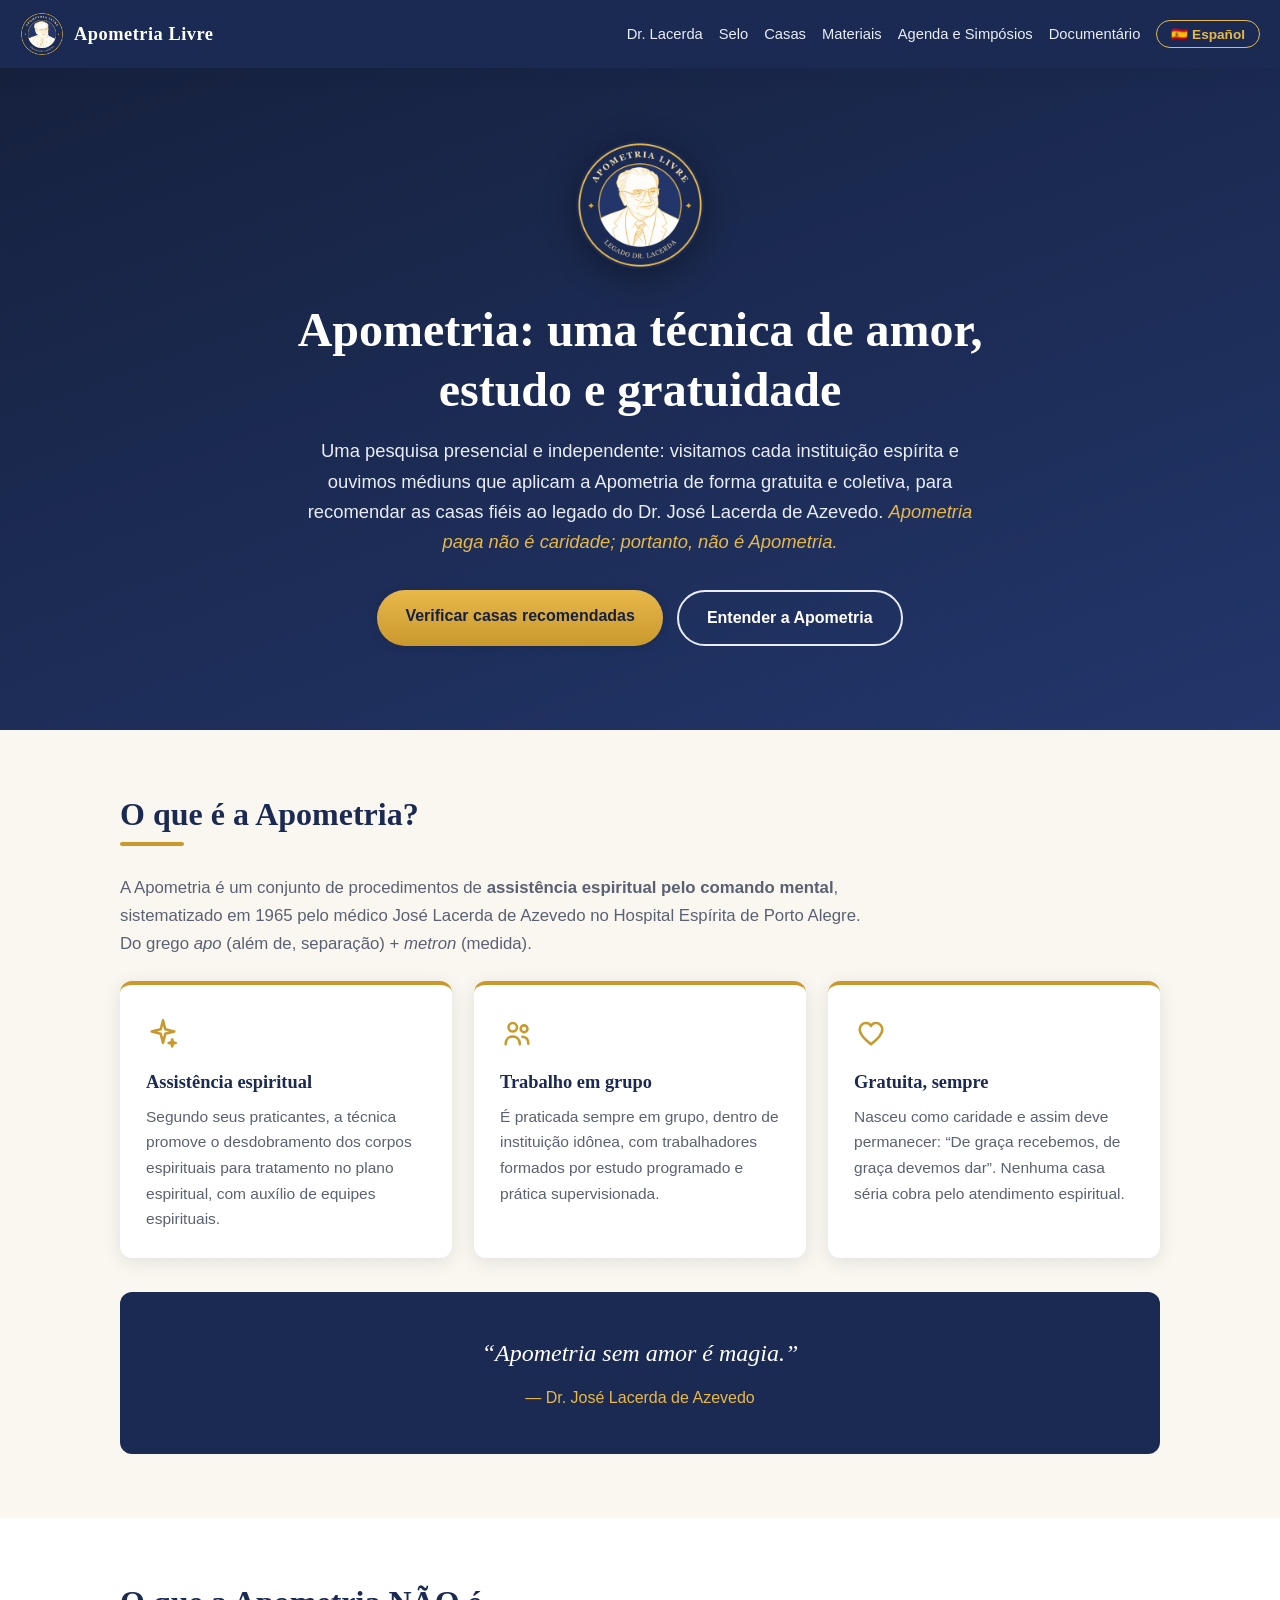
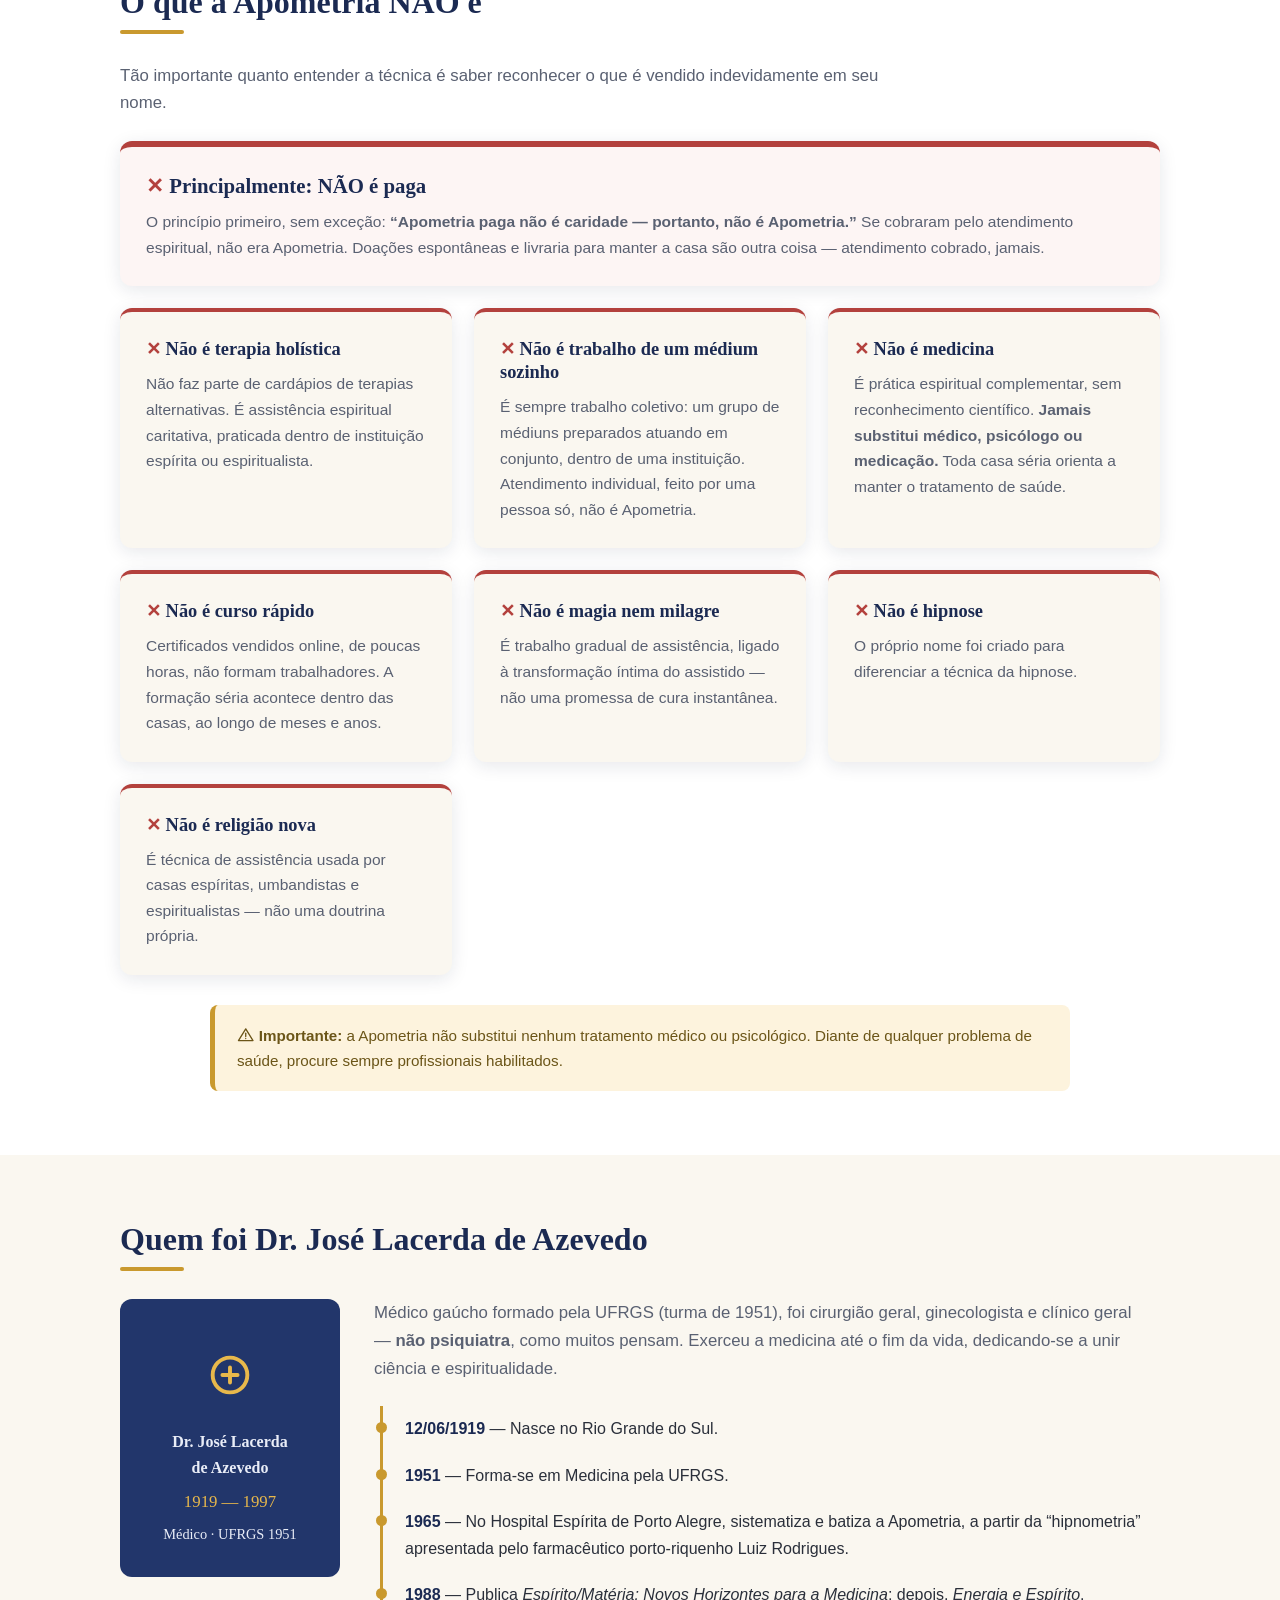
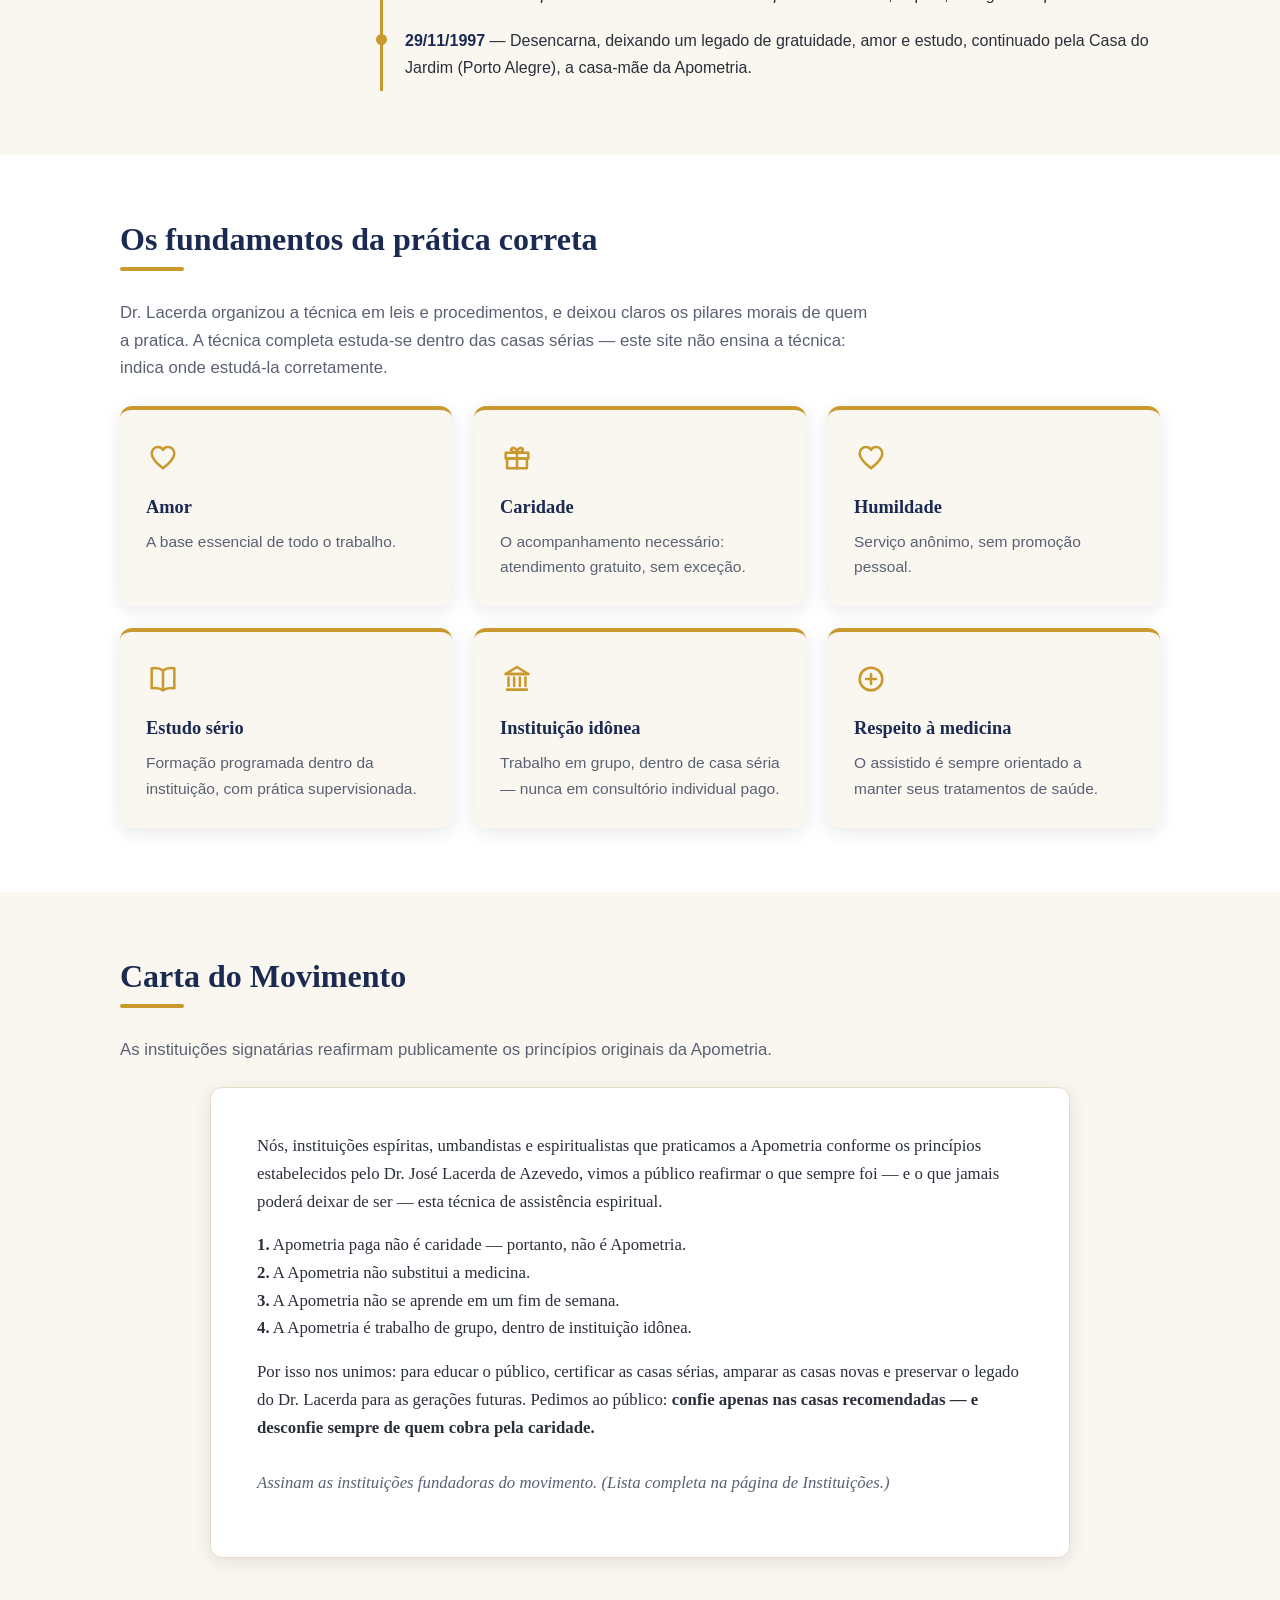
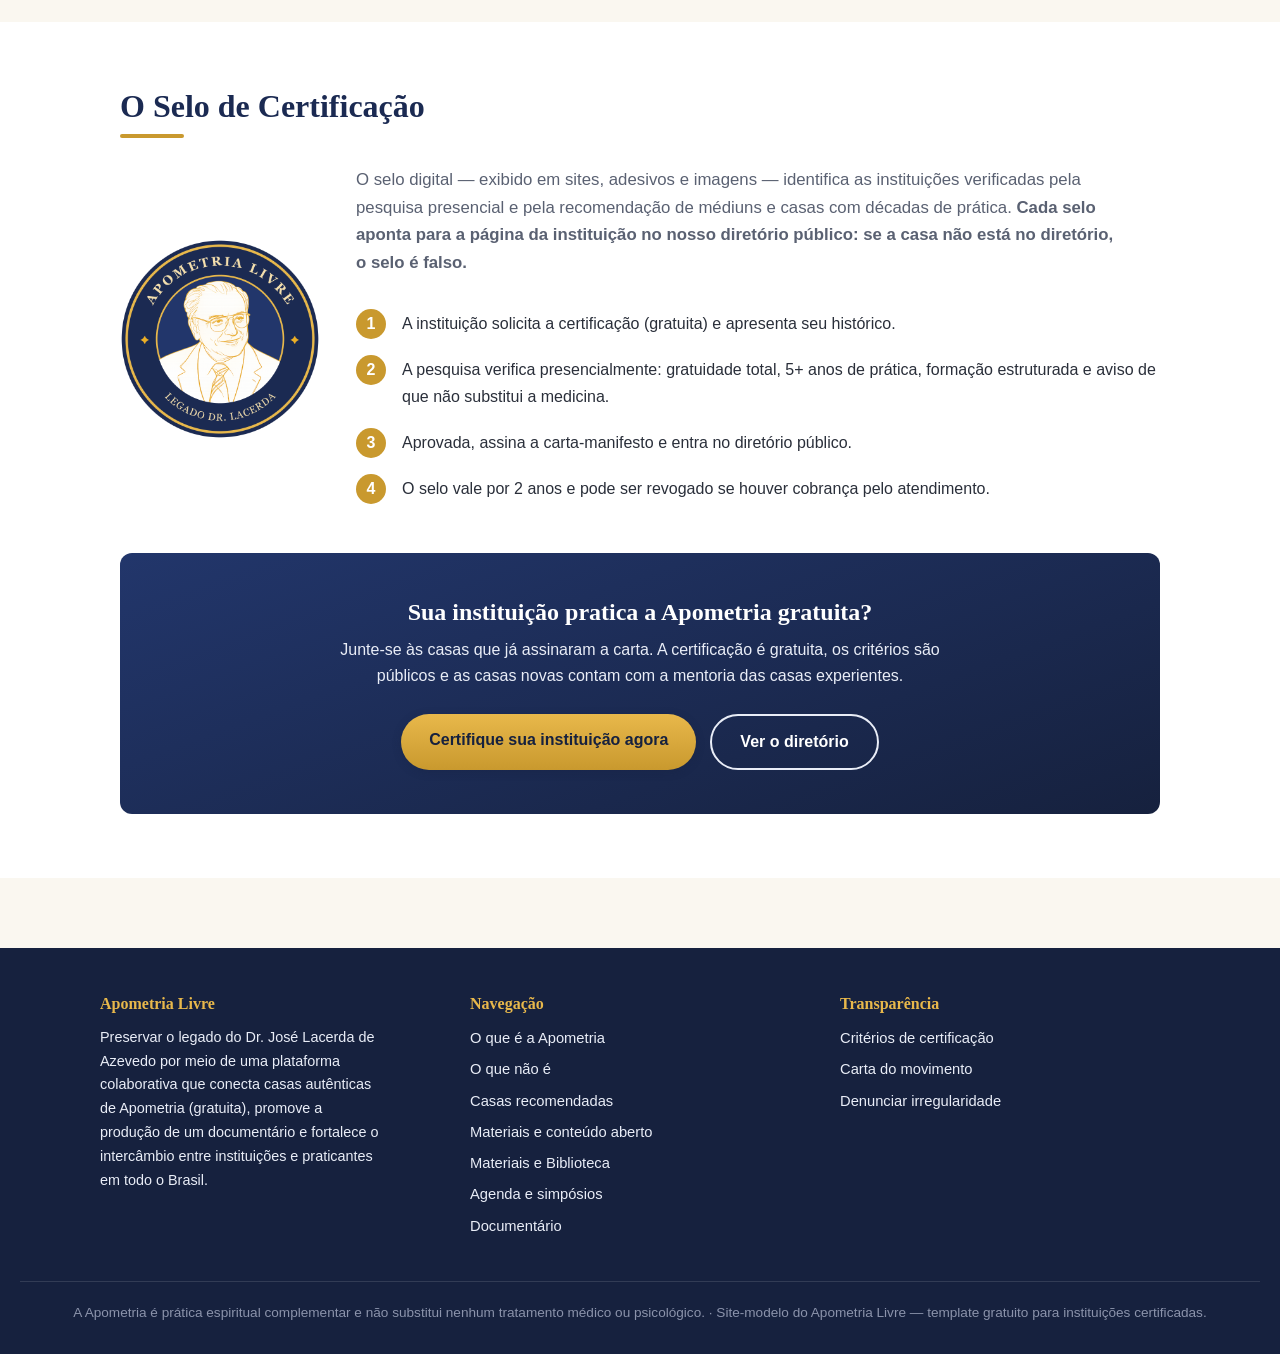
<file: index.html>
<!DOCTYPE html>
<html lang="pt-BR">
<head>
<meta charset="UTF-8">
<meta name="viewport" content="width=device-width, initial-scale=1.0">
<title>Apometria Livre — O que é a Apometria, quem foi Dr. Lacerda e como reconhecer casas sérias</title>
<meta name="description" content="Pesquisa presencial e independente das casas que praticam a Apometria autêntica e gratuita, conforme o legado do Dr. José Lacerda de Azevedo. Saiba o que a Apometria é, o que não é, e verifique as casas recomendadas.">
<meta name="theme-color" content="#1b2a52">
<meta property="og:title" content="Apometria Livre — O que é a Apometria, quem foi Dr. Lacerda e como reconhecer casas sérias">
<meta property="og:description" content="Pesquisa presencial e independente das casas que praticam a Apometria autêntica e gratuita, conforme o legado do Dr. José Lacerda de Azevedo. Saiba o que a Apometria é, o que não é, e verifique as casas recomendadas.">
<meta property="og:type" content="website">
<meta property="og:image" content="https://apometrialivre.org.br/img/og-image.jpg?v=2">
<meta property="og:image:width" content="1200">
<meta property="og:image:height" content="630">
<meta property="og:url" content="https://apometrialivre.org.br/index.html">
<meta property="og:locale" content="pt_BR">
<meta property="og:locale:alternate" content="es_ES">
<meta name="twitter:card" content="summary_large_image">
<meta name="twitter:image" content="https://apometrialivre.org.br/img/og-image.jpg?v=2">
<link rel="stylesheet" href="css/style.css?v=16">
<link rel="icon" href="img/selo-favicon.png?v=1" type="image/png">
<script type="application/ld+json">
{
  "@context": "https://schema.org",
  "@type": "WebSite",
  "name": "Apometria Livre",
  "alternateName": "Apometria Livre — Legado Dr. Lacerda",
  "slogan": "Caridade é Apometria",
  "description": "Pesquisa presencial e independente das casas que praticam a Apometria autêntica e gratuita, conforme o legado do Dr. José Lacerda de Azevedo — feita visitando cada instituição e por entrevistas e recomendações de médiuns.",
  "inLanguage": ["pt-BR", "es"]
}
</script>
</head>
<body>

<a class="pular" href="#conteudo" data-es="Saltar al contenido">Pular para o conteúdo</a>

<header class="site">
  <nav class="nav">
    <a class="marca" href="index.html">
      <img src="img/selo.png?v=1" alt="Selo Apometria Livre">
      <span data-es="Apometría Libre">Apometria Livre</span>
    </a>
    <button class="lang-toggle lang-mobile">🇪🇸 Español</button>
    <button class="menu-btn" aria-label="Abrir menu">☰</button>
    <ul class="nav-links">
      <li><a href="#dr-lacerda">Dr. Lacerda</a></li>
      <li><a href="#selo" data-es="Sello">Selo</a></li>
      <li><a href="instituicoes.html" data-es="Casas">Casas</a></li>
      <li><a href="materiais.html" data-es="Materiales">Materiais</a></li>
      <li><a href="agenda.html" data-es="Agenda y simposios">Agenda e Simpósios</a></li>
      <li><a href="documentario.html" data-es="Documental">Documentário</a></li>
      <li><button class="lang-toggle">🇪🇸 Español</button></li>
    </ul>
  </nav>
</header>

<!-- ==================== HERO ==================== -->
<section id="conteudo" class="hero">
  <img class="selo" src="img/selo.png?v=1" alt="Selo de certificação Apometria Livre — Legado Dr. Lacerda">
  <h1 data-es="Apometría: una técnica de amor, estudio y gratuidad">Apometria: uma técnica de amor, estudo e gratuidade</h1>
  <p class="sub" data-es="Una investigación presencial e independiente: visitamos cada institución espírita y escuchamos a médiums que aplican la Apometría de forma gratuita y colectiva, para recomendar las casas fieles al legado del Dr. José Lacerda de Azevedo. <span class='destaque'>La Apometría pagada no es caridad; por lo tanto, no es Apometría.</span>">
    Uma pesquisa presencial e independente: visitamos cada instituição espírita e ouvimos médiuns que aplicam a Apometria de forma gratuita e coletiva, para recomendar as casas fiéis ao legado do Dr. José Lacerda de Azevedo.
    <span class="destaque">Apometria paga não é caridade; portanto, não é Apometria.</span>
  </p>
  <div class="botoes">
    <a class="btn btn-ouro" href="instituicoes.html" data-es="Verificar casas recomendadas">Verificar casas recomendadas</a>
    <a class="btn btn-vazado" href="#o-que-e" data-es="Entender la Apometría">Entender a Apometria</a>
  </div>
</section>

<!-- ==================== O QUE É ==================== -->
<section id="o-que-e" class="bloco">
  <div class="container">
    <h2 data-es="¿Qué es la Apometría?">O que é a Apometria?</h2>
    <div class="linha-ouro"></div>
    <p class="intro" data-es="La Apometría es un conjunto de procedimientos de asistencia espiritual por comando mental, sistematizado en 1965 por el médico José Lacerda de Azevedo en el Hospital Espírita de Porto Alegre (Brasil). Del griego apo (más allá, separación) + metron (medida).">
      A Apometria é um conjunto de procedimentos de <strong>assistência espiritual pelo comando mental</strong>, sistematizado em 1965
      pelo médico José Lacerda de Azevedo no Hospital Espírita de Porto Alegre. Do grego <em>apo</em> (além de, separação) + <em>metron</em> (medida).
    </p>
    <div class="grade c3">
      <div class="cartao">
        <span class="icone"><svg class='icn' aria-hidden='true'><use href='img/icones.svg#faisca'/></svg></span>
        <h3 data-es="Asistencia espiritual">Assistência espiritual</h3>
        <p data-es="Según sus practicantes, la técnica promueve el desdoblamiento de los cuerpos espirituales para tratamiento en el plano espiritual, con ayuda de equipos espirituales.">Segundo seus praticantes, a técnica promove o desdobramento dos corpos espirituais para tratamento no plano espiritual, com auxílio de equipes espirituais.</p>
      </div>
      <div class="cartao">
        <span class="icone"><svg class='icn' aria-hidden='true'><use href='img/icones.svg#grupo'/></svg></span>
        <h3 data-es="Trabajo en grupo">Trabalho em grupo</h3>
        <p data-es="Se practica siempre en grupo, dentro de una institución idónea, con trabajadores formados por estudio programado y práctica supervisada.">É praticada sempre em grupo, dentro de instituição idônea, com trabalhadores formados por estudo programado e prática supervisionada.</p>
      </div>
      <div class="cartao">
        <span class="icone"><svg class='icn' aria-hidden='true'><use href='img/icones.svg#coracao'/></svg></span>
        <h3 data-es="Gratuita, siempre">Gratuita, sempre</h3>
        <p data-es="Nació como caridad y así debe permanecer: «Gratis recibimos, gratis debemos dar». Ninguna casa seria cobra por la asistencia espiritual.">Nasceu como caridade e assim deve permanecer: “De graça recebemos, de graça devemos dar”. Nenhuma casa séria cobra pelo atendimento espiritual.</p>
      </div>
    </div>
    <div class="citacao">
      <blockquote data-es="«Apometría sin amor es magia.»">“Apometria sem amor é magia.”</blockquote>
      <cite>— Dr. José Lacerda de Azevedo</cite>
    </div>
  </div>
</section>

<!-- ==================== O QUE NÃO É ==================== -->
<section id="o-que-nao-e" class="bloco alt">
  <div class="container">
    <h2 data-es="Lo que la Apometría NO es">O que a Apometria NÃO é</h2>
    <div class="linha-ouro"></div>
    <p class="intro" data-es="Tan importante como entender la técnica es saber reconocer lo que se vende indebidamente en su nombre.">
      Tão importante quanto entender a técnica é saber reconhecer o que é vendido indevidamente em seu nome.
    </p>
    <div class="grade c2">
      <div class="cartao nao principal">
        <h3 data-es="Principalmente: NO es pagada">Principalmente: NÃO é paga</h3>
        <p data-es="El principio primero, sin excepción: «Apometría pagada no es caridad — por lo tanto, no es Apometría.» Si te cobraron por la asistencia espiritual, no era Apometría. Donaciones espontáneas y librería para mantener la casa son otra cosa — asistencia cobrada, jamás.">O princípio primeiro, sem exceção: <strong>“Apometria paga não é caridade — portanto, não é Apometria.”</strong> Se cobraram pelo atendimento espiritual, não era Apometria. Doações espontâneas e livraria para manter a casa são outra coisa — atendimento cobrado, jamais.</p>
      </div>
      <div class="cartao nao">
        <h3 data-es="No es terapia holística">Não é terapia holística</h3>
        <p data-es="No forma parte de menús de terapias alternativas. Es asistencia espiritual caritativa, practicada dentro de una institución espírita o espiritualista.">Não faz parte de cardápios de terapias alternativas. É assistência espiritual caritativa, praticada dentro de instituição espírita ou espiritualista.</p>
      </div>
      <div class="cartao nao">
        <h3 data-es="No es trabajo de un médium solo">Não é trabalho de um médium sozinho</h3>
        <p data-es="Es siempre trabajo colectivo: un grupo de médiums preparados actuando en conjunto, dentro de una institución. Una atención individual, hecha por una sola persona, no es Apometría.">É sempre trabalho coletivo: um grupo de médiuns preparados atuando em conjunto, dentro de uma instituição. Atendimento individual, feito por uma pessoa só, não é Apometria.</p>
      </div>
      <div class="cartao nao">
        <h3 data-es="No es medicina">Não é medicina</h3>
        <p data-es="Es una práctica espiritual complementaria, sin reconocimiento científico. Jamás sustituye al médico, al psicólogo o a la medicación. Toda casa seria orienta a mantener el tratamiento de salud.">É prática espiritual complementar, sem reconhecimento científico. <strong>Jamais substitui médico, psicólogo ou medicação.</strong> Toda casa séria orienta a manter o tratamento de saúde.</p>
      </div>
      <div class="cartao nao">
        <h3 data-es="No es un curso rápido">Não é curso rápido</h3>
        <p data-es="Certificados vendidos en línea, de pocas horas, no forman trabajadores. La formación seria ocurre dentro de las casas, durante meses y años.">Certificados vendidos online, de poucas horas, não formam trabalhadores. A formação séria acontece dentro das casas, ao longo de meses e anos.</p>
      </div>
      <div class="cartao nao">
        <h3 data-es="No es magia ni milagro">Não é magia nem milagre</h3>
        <p data-es="Es un trabajo gradual de asistencia, ligado a la transformación íntima del asistido — no una promesa de cura instantánea.">É trabalho gradual de assistência, ligado à transformação íntima do assistido — não uma promessa de cura instantânea.</p>
      </div>
      <div class="cartao nao">
        <h3 data-es="No es hipnosis">Não é hipnose</h3>
        <p data-es="El propio nombre fue creado para diferenciar la técnica de la hipnosis.">O próprio nome foi criado para diferenciar a técnica da hipnose.</p>
      </div>
      <div class="cartao nao">
        <h3 data-es="No es una religión nueva">Não é religião nova</h3>
        <p data-es="Es una técnica de asistencia utilizada por casas espíritas, umbandistas y espiritualistas — no una doctrina propia.">É técnica de assistência usada por casas espíritas, umbandistas e espiritualistas — não uma doutrina própria.</p>
      </div>
    </div>
    <div class="aviso" data-es="<svg class='icn' aria-hidden='true'><use href='img/icones.svg#alerta'/></svg> Importante: la Apometría no sustituye ningún tratamiento médico o psicológico. Ante cualquier problema de salud, busca siempre a profesionales habilitados.">
      <svg class='icn' aria-hidden='true'><use href='img/icones.svg#alerta'/></svg> <strong>Importante:</strong> a Apometria não substitui nenhum tratamento médico ou psicológico. Diante de qualquer problema de saúde, procure sempre profissionais habilitados.
    </div>
  </div>
</section>

<!-- ==================== DR. LACERDA ==================== -->
<section id="dr-lacerda" class="bloco">
  <div class="container">
    <h2 data-es="Quién fue el Dr. José Lacerda de Azevedo">Quem foi Dr. José Lacerda de Azevedo</h2>
    <div class="linha-ouro"></div>
    <div class="bio">
      <div class="retrato">
        <span class="simbolo"><svg class='icn' aria-hidden='true'><use href='img/icones.svg#cruzmed'/></svg></span>
        <strong>Dr. José Lacerda<br>de Azevedo</strong>
        <div class="anos">1919 — 1997</div>
        <div data-es="Médico · UFRGS 1951" style="margin-top:8px; font-size:0.9rem;">Médico · UFRGS 1951</div>
      </div>
      <div>
        <p class="intro" data-es="Médico gaúcho formado por la UFRGS (promoción de 1951), fue cirujano general, ginecólogo y clínico general — no psiquiatra, como muchos piensan. Ejerció la medicina hasta el final de su vida, dedicándose a unir ciencia y espiritualidad.">
          Médico gaúcho formado pela UFRGS (turma de 1951), foi cirurgião geral, ginecologista e clínico geral — <strong>não psiquiatra</strong>, como muitos pensam. Exerceu a medicina até o fim da vida, dedicando-se a unir ciência e espiritualidade.
        </p>
        <ul class="linha-tempo">
          <li data-es="<strong>12/06/1919</strong> — Nace en Rio Grande do Sul, Brasil."><strong>12/06/1919</strong> — Nasce no Rio Grande do Sul.</li>
          <li data-es="<strong>1951</strong> — Se gradúa en Medicina por la UFRGS."><strong>1951</strong> — Forma-se em Medicina pela UFRGS.</li>
          <li data-es="<strong>1965</strong> — En el Hospital Espírita de Porto Alegre, sistematiza y bautiza la Apometría, a partir de la «hipnometría» presentada por el farmacéutico puertorriqueño Luiz Rodrigues."><strong>1965</strong> — No Hospital Espírita de Porto Alegre, sistematiza e batiza a Apometria, a partir da “hipnometria” apresentada pelo farmacêutico porto-riquenho Luiz Rodrigues.</li>
          <li data-es="<strong>1988</strong> — Publica <em>Espíritu/Materia: Nuevos Horizontes para la Medicina</em>; después, <em>Energía y Espíritu</em>."><strong>1988</strong> — Publica <em>Espírito/Matéria: Novos Horizontes para a Medicina</em>; depois, <em>Energia e Espírito</em>.</li>
          <li data-es="<strong>29/11/1997</strong> — Desencarna, dejando un legado de gratuidad, amor y estudio, continuado por la Casa do Jardim (Porto Alegre), la casa madre de la Apometría."><strong>29/11/1997</strong> — Desencarna, deixando um legado de gratuidade, amor e estudo, continuado pela Casa do Jardim (Porto Alegre), a casa-mãe da Apometria.</li>
        </ul>
      </div>
    </div>
  </div>
</section>

<!-- ==================== FUNDAMENTOS ==================== -->
<section id="fundamentos" class="bloco alt">
  <div class="container">
    <h2 data-es="Los fundamentos de la práctica correcta">Os fundamentos da prática correta</h2>
    <div class="linha-ouro"></div>
    <p class="intro" data-es="El Dr. Lacerda organizó la técnica en leyes y procedimientos, y dejó claros los pilares morales de quien la practica. La técnica completa se estudia dentro de las casas serias — este sitio no enseña la técnica: indica dónde estudiarla correctamente.">
      Dr. Lacerda organizou a técnica em leis e procedimentos, e deixou claros os pilares morais de quem a pratica. A técnica completa estuda-se dentro das casas sérias — este site não ensina a técnica: indica onde estudá-la corretamente.
    </p>
    <div class="grade c3">
      <div class="cartao"><span class="icone"><svg class='icn' aria-hidden='true'><use href='img/icones.svg#coracao'/></svg></span><h3 data-es="Amor">Amor</h3><p data-es="La base esencial de todo el trabajo.">A base essencial de todo o trabalho.</p></div>
      <div class="cartao"><span class="icone"><svg class='icn' aria-hidden='true'><use href='img/icones.svg#presente'/></svg></span><h3 data-es="Caridad">Caridade</h3><p data-es="El acompañamiento necesario: asistencia gratuita, sin excepción.">O acompanhamento necessário: atendimento gratuito, sem exceção.</p></div>
      <div class="cartao"><span class="icone"><svg class='icn' aria-hidden='true'><use href='img/icones.svg#coracao'/></svg></span><h3 data-es="Humildad">Humildade</h3><p data-es="Servicio anónimo, sin promoción personal.">Serviço anônimo, sem promoção pessoal.</p></div>
      <div class="cartao"><span class="icone"><svg class='icn' aria-hidden='true'><use href='img/icones.svg#livro'/></svg></span><h3 data-es="Estudio serio">Estudo sério</h3><p data-es="Formación programada dentro de la institución, con práctica supervisada.">Formação programada dentro da instituição, com prática supervisionada.</p></div>
      <div class="cartao"><span class="icone"><svg class='icn' aria-hidden='true'><use href='img/icones.svg#predio'/></svg></span><h3 data-es="Institución idónea">Instituição idônea</h3><p data-es="Trabajo en grupo, dentro de una casa seria — nunca en consultorio individual pagado.">Trabalho em grupo, dentro de casa séria — nunca em consultório individual pago.</p></div>
      <div class="cartao"><span class="icone"><svg class='icn' aria-hidden='true'><use href='img/icones.svg#cruzmed'/></svg></span><h3 data-es="Respeto a la medicina">Respeito à medicina</h3><p data-es="El asistido siempre es orientado a mantener sus tratamientos de salud.">O assistido é sempre orientado a manter seus tratamentos de saúde.</p></div>
    </div>
  </div>
</section>

<!-- ==================== CARTA ==================== -->
<section id="carta" class="bloco">
  <div class="container">
    <h2 data-es="Carta del Movimiento">Carta do Movimento</h2>
    <div class="linha-ouro"></div>
    <p class="intro" data-es="Las instituciones firmantes reafirman públicamente los principios originales de la Apometría.">
      As instituições signatárias reafirmam publicamente os princípios originais da Apometria.
    </p>
    <div class="carta">
      <p data-es="Nosotras, instituciones espíritas, umbandistas y espiritualistas que practicamos la Apometría según los principios establecidos por el Dr. José Lacerda de Azevedo, venimos públicamente a reafirmar lo que siempre fue — y lo que jamás podrá dejar de ser — esta técnica de asistencia espiritual.">
        Nós, instituições espíritas, umbandistas e espiritualistas que praticamos a Apometria conforme os princípios estabelecidos pelo Dr. José Lacerda de Azevedo, vimos a público reafirmar o que sempre foi — e o que jamais poderá deixar de ser — esta técnica de assistência espiritual.
      </p>
      <p data-es="<strong>1.</strong> La Apometría pagada no es caridad — por lo tanto, no es Apometría. <br><strong>2.</strong> La Apometría no sustituye a la medicina. <br><strong>3.</strong> La Apometría no se aprende en un fin de semana. <br><strong>4.</strong> La Apometría es trabajo de grupo, dentro de una institución idónea.">
        <strong>1.</strong> Apometria paga não é caridade — portanto, não é Apometria. <br>
        <strong>2.</strong> A Apometria não substitui a medicina. <br>
        <strong>3.</strong> A Apometria não se aprende em um fim de semana. <br>
        <strong>4.</strong> A Apometria é trabalho de grupo, dentro de instituição idônea.
      </p>
      <p data-es="Por eso nos unimos: para educar al público, certificar a las casas serias, amparar a las casas nuevas y preservar el legado del Dr. Lacerda para las generaciones futuras. Pedimos al público: confíe solamente en las casas recomendadas — y desconfíe siempre de quien cobra por la caridad.">
        Por isso nos unimos: para educar o público, certificar as casas sérias, amparar as casas novas e preservar o legado do Dr. Lacerda para as gerações futuras. Pedimos ao público: <strong>confie apenas nas casas recomendadas — e desconfie sempre de quem cobra pela caridade.</strong>
      </p>
      <p class="assinaturas" data-es="Firman las instituciones fundadoras del movimiento. (Lista completa en la página de Instituciones.)">Assinam as instituições fundadoras do movimento. <em>(Lista completa na página de Instituições.)</em></p>
    </div>
  </div>
</section>

<!-- ==================== SELO ==================== -->
<section id="selo" class="bloco alt">
  <div class="container">
    <h2 data-es="El Sello de Certificación">O Selo de Certificação</h2>
    <div class="linha-ouro"></div>
    <div class="selo-flex">
      <img src="img/selo.png?v=1" alt="Selo Apometria Livre — Legado Dr. Lacerda">
      <div>
        <p class="intro" data-es="El sello digital — exhibido en sitios web, adhesivos e imágenes — identifica a las instituciones verificadas por la investigación presencial y por la recomendación de médiums y casas con décadas de práctica. Cada sello enlaza a la página de la institución en nuestro directorio público: si la casa no está en el directorio, el sello es falso.">
          O selo digital — exibido em sites, adesivos e imagens — identifica as instituições verificadas pela pesquisa presencial e pela recomendação de médiuns e casas com décadas de prática. <strong>Cada selo aponta para a página da instituição no nosso diretório público: se a casa não está no diretório, o selo é falso.</strong>
        </p>
        <ol class="passos">
          <li data-es="La institución solicita la certificación (gratuita) y presenta su historial.">A instituição solicita a certificação (gratuita) e apresenta seu histórico.</li>
          <li data-es="La investigación verifica en persona: gratuidad total, 5+ años de práctica, formación estructurada y aviso de que no sustituye a la medicina.">A pesquisa verifica presencialmente: gratuidade total, 5+ anos de prática, formação estruturada e aviso de que não substitui a medicina.</li>
          <li data-es="Aprobada, firma la carta-manifiesto y entra en el directorio público.">Aprovada, assina a carta-manifesto e entra no diretório público.</li>
          <li data-es="El sello vale por 2 años y puede ser revocado si hay cobro por la asistencia.">O selo vale por 2 anos e pode ser revogado se houver cobrança pelo atendimento.</li>
        </ol>
      </div>
    </div>
    <div class="cta-faixa">
      <h3 data-es="¿Tu institución practica la Apometría gratuita?">Sua instituição pratica a Apometria gratuita?</h3>
      <p data-es="Únete a las casas que ya firmaron la carta. La certificación es gratuita, los criterios son públicos y las casas nuevas cuentan con la mentoría de las casas experimentadas.">
        Junte-se às casas que já assinaram a carta. A certificação é gratuita, os critérios são públicos e as casas novas contam com a mentoria das casas experientes.
      </p>
      <div class="botoes">
        <a class="btn btn-ouro" href="instituicoes.html#certificar" data-es="Certifique sua instituição agora">Certifique sua instituição agora</a>
        <a class="btn btn-vazado" href="instituicoes.html" data-es="Ver el directorio">Ver o diretório</a>
      </div>
    </div>
  </div>
</section>

<!-- ==================== FOOTER ==================== -->
<footer class="site">
  <div class="footer-grid">
    <div>
      <h4 data-es="Apometría Libre">Apometria Livre</h4>
      <p style="font-size:0.9rem; max-width:280px;" data-es="Preservar el legado del Dr. José Lacerda de Azevedo mediante una plataforma colaborativa que conecta casas auténticas de Apometría (gratuita), promueve la producción de un documental y fortalece el intercambio entre instituciones y practicantes en todo Brasil.">Preservar o legado do Dr. José Lacerda de Azevedo por meio de uma plataforma colaborativa que conecta casas autênticas de Apometria (gratuita), promove a produção de um documentário e fortalece o intercâmbio entre instituições e praticantes em todo o Brasil.</p>
    </div>
    <div>
      <h4 data-es="Navegación">Navegação</h4>
      <a href="#o-que-e" data-es="Qué es la Apometría">O que é a Apometria</a>
      <a href="#o-que-nao-e" data-es="Qué no es">O que não é</a>
      <a href="instituicoes.html" data-es="Casas recomendadas">Casas recomendadas</a>
      <a href="materiais.html" data-es="Materiales y contenido abierto">Materiais e conteúdo aberto</a>
      <a href="materiais.html" data-es="Materiales y biblioteca">Materiais e Biblioteca</a>
      <a href="agenda.html" data-es="Agenda y simposios">Agenda e simpósios</a>
      <a href="documentario.html" data-es="Documental">Documentário</a>
    </div>
    <div>
      <h4 data-es="Transparencia">Transparência</h4>
      <a href="instituicoes.html#certificar" data-es="Criterios de certificación">Critérios de certificação</a>
      <a href="#carta" data-es="Carta del movimiento">Carta do movimento</a>
      <a href="mailto:email@guip.xyz?subject=Den%C3%BAncia%20de%20irregularidade%20%E2%80%94%20Apometria%20Livre" data-es="Denunciar irregularidad">Denunciar irregularidade</a>
    </div>
  </div>
  <div class="footer-baixo" data-es="La Apometría es una práctica espiritual complementaria y no sustituye ningún tratamiento médico o psicológico. · Sitio modelo del Apometría Libre — plantilla gratuita para instituciones certificadas.">
    A Apometria é prática espiritual complementar e não substitui nenhum tratamento médico ou psicológico. · Site-modelo do Apometria Livre — template gratuito para instituições certificadas.
  </div>
</footer>

<nav class="tab-bar" aria-label="Navegação principal">
  <a href="index.html" class="ativo"><span class="tab-icone"><svg class='icn' aria-hidden='true'><use href='img/icones.svg#casa'/></svg></span><span data-es="Inicio">Início</span></a>
  <a href="instituicoes.html"><span class="tab-icone"><svg class='icn' aria-hidden='true'><use href='img/icones.svg#predio'/></svg></span><span data-es="Casas">Casas</span></a>
  <a href="materiais.html"><span class="tab-icone"><svg class='icn' aria-hidden='true'><use href='img/icones.svg#arquivo'/></svg></span><span data-es="Materiales">Materiais</span></a>
  <a href="documentario.html"><span class="tab-icone"><svg class='icn' aria-hidden='true'><use href='img/icones.svg#filme'/></svg></span><span data-es="Documental">Documentário</span></a>
  <a href="agenda.html"><span class="tab-icone"><svg class='icn' aria-hidden='true'><use href='img/icones.svg#calendario'/></svg></span><span>Agenda</span></a>
</nav>

<script src="js/main.js?v=10"></script>
</body>
</html>
</file>
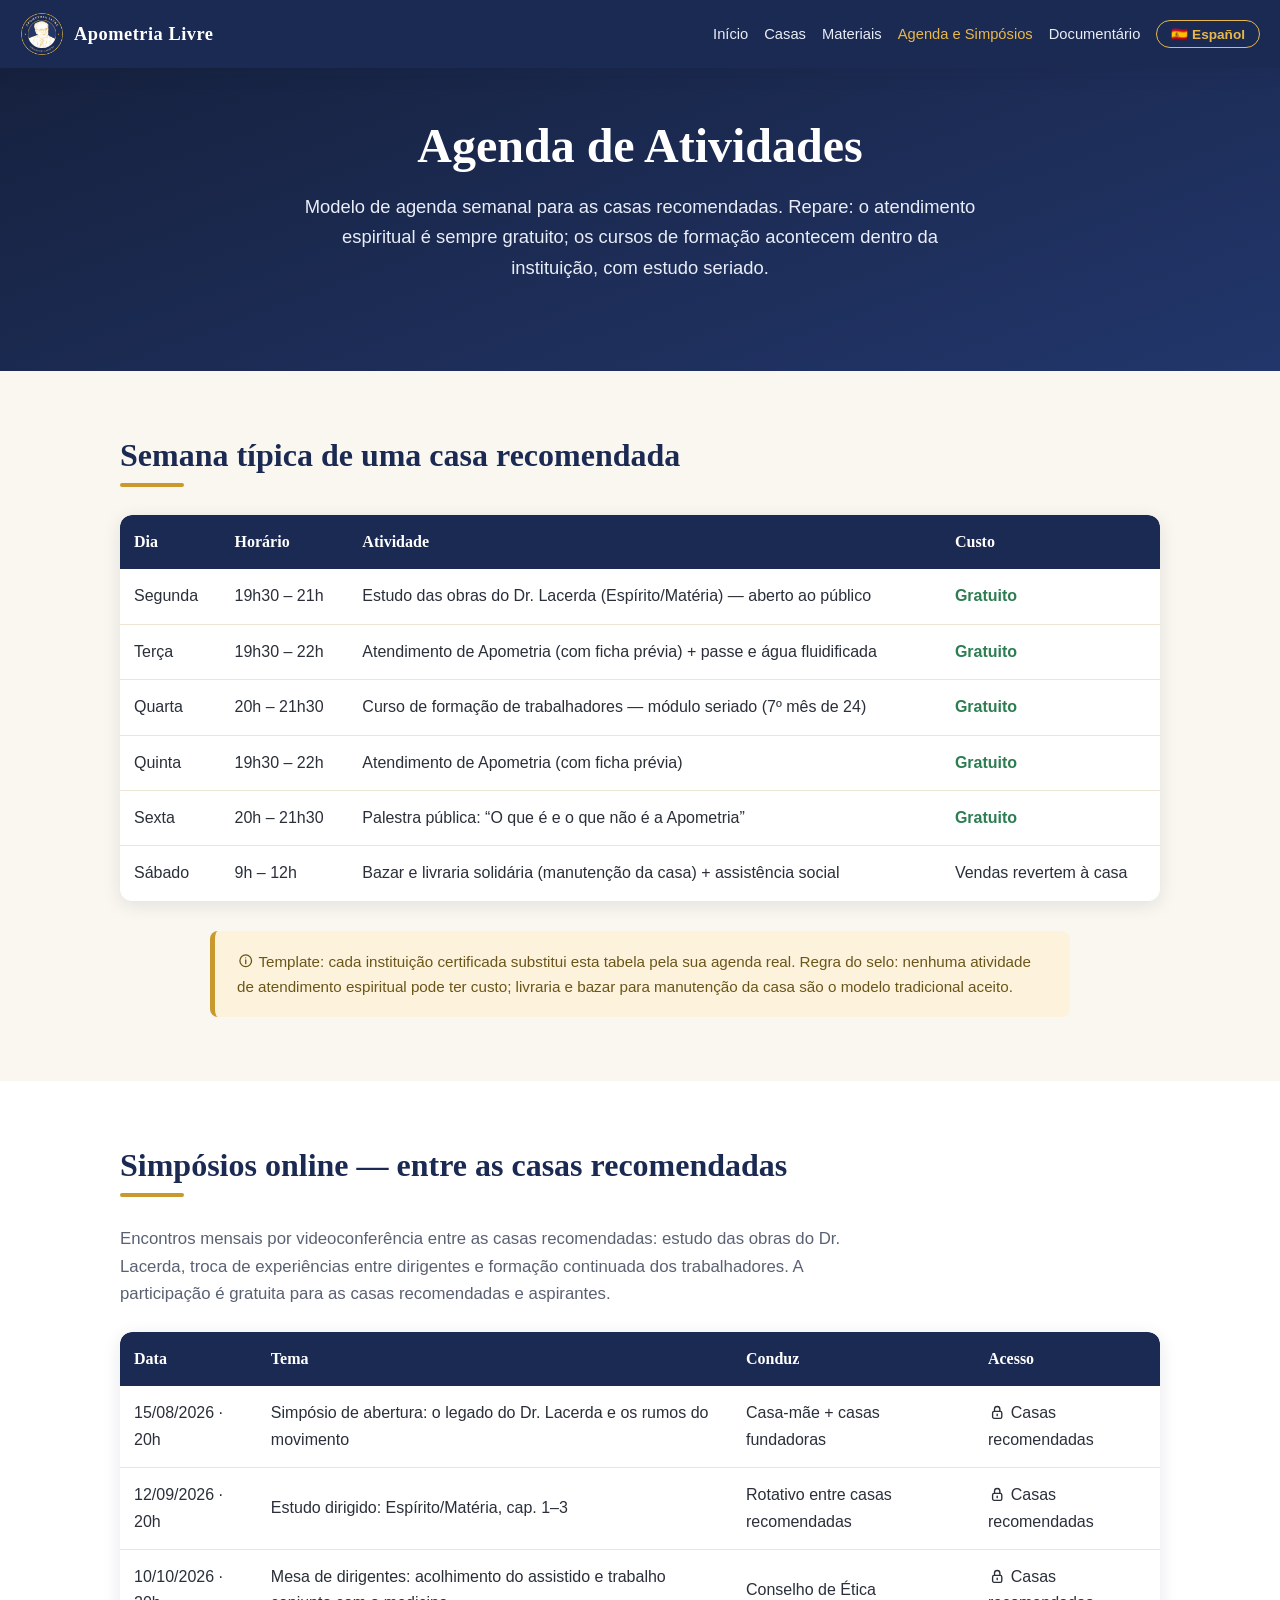
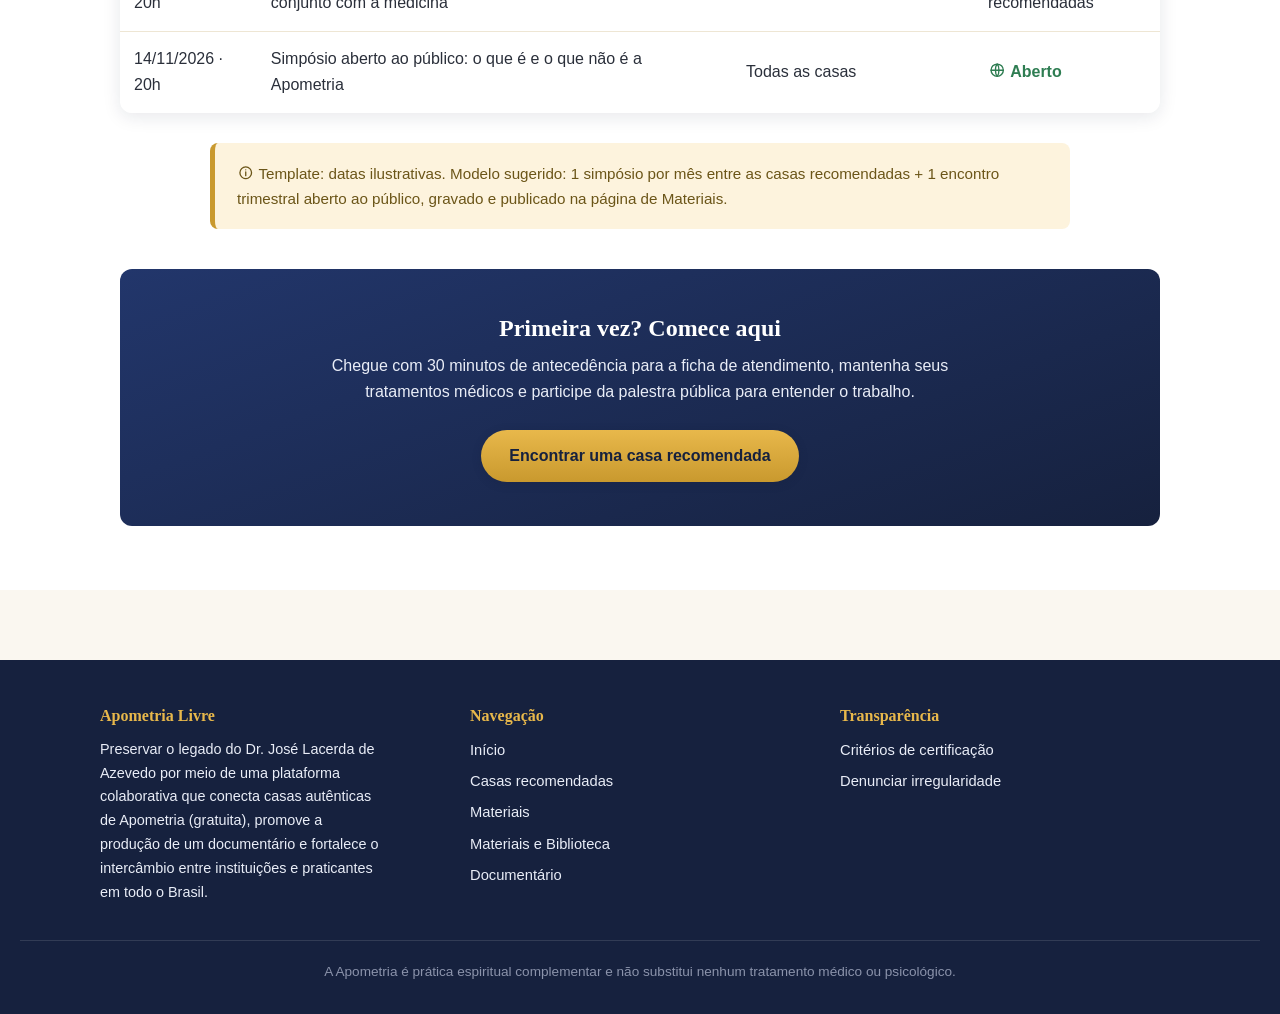
<file: agenda.html>
<!DOCTYPE html>
<html lang="pt-BR">
<head>
<meta charset="UTF-8">
<meta name="viewport" content="width=device-width, initial-scale=1.0">
<title>Agenda — Apometria Livre</title>
<meta name="description" content="Modelo de agenda de atividades para instituições certificadas: atendimentos gratuitos, cursos de formação, palestras e estudos.">
<meta name="theme-color" content="#1b2a52">
<meta property="og:title" content="Agenda — Apometria Livre">
<meta property="og:description" content="Modelo de agenda de atividades para instituições certificadas: atendimentos gratuitos, cursos de formação, palestras e estudos.">
<meta property="og:type" content="website">
<meta property="og:image" content="https://apometrialivre.org.br/img/og-image.jpg?v=2">
<meta property="og:image:width" content="1200">
<meta property="og:image:height" content="630">
<meta property="og:url" content="https://apometrialivre.org.br/agenda.html">
<meta property="og:locale" content="pt_BR">
<meta property="og:locale:alternate" content="es_ES">
<meta name="twitter:card" content="summary_large_image">
<meta name="twitter:image" content="https://apometrialivre.org.br/img/og-image.jpg?v=2">
<link rel="stylesheet" href="css/style.css?v=16">
<link rel="icon" href="img/selo-favicon.png?v=1" type="image/png">
</head>
<body>

<a class="pular" href="#conteudo" data-es="Saltar al contenido">Pular para o conteúdo</a>

<header class="site">
  <nav class="nav">
    <a class="marca" href="index.html">
      <img src="img/selo.png?v=1" alt="Selo Apometria Livre">
      <span data-es="Apometría Libre">Apometria Livre</span>
    </a>
    <button class="lang-toggle lang-mobile">🇪🇸 Español</button>
    <button class="menu-btn" aria-label="Abrir menu">☰</button>
    <ul class="nav-links">
      <li><a href="index.html" data-es="Inicio">Início</a></li>
      <li><a href="instituicoes.html" data-es="Casas">Casas</a></li>
      <li><a href="materiais.html" data-es="Materiales">Materiais</a></li>
      <li><a href="agenda.html" class="ativo" data-es="Agenda y simposios">Agenda e Simpósios</a></li>
      <li><a href="documentario.html" data-es="Documental">Documentário</a></li>
      <li><button class="lang-toggle">🇪🇸 Español</button></li>
    </ul>
  </nav>
</header>

<section id="conteudo" class="hero" style="padding: 48px 20px 56px;">
  <h1 data-es="Agenda de Actividades">Agenda de Atividades</h1>
  <p class="sub" data-es="Modelo de agenda semanal para las casas recomendadas. Observa: la asistencia espiritual es siempre gratuita; los cursos de formación ocurren dentro de la institución, con estudio seriado.">
    Modelo de agenda semanal para as casas recomendadas. Repare: o atendimento espiritual é sempre gratuito; os cursos de formação acontecem dentro da instituição, com estudo seriado.
  </p>
</section>

<section class="bloco">
  <div class="container">
    <h2 data-es="Semana típica de una casa recomendada">Semana típica de uma casa recomendada</h2>
    <div class="linha-ouro"></div>
    <div class="tabela-scroll">
    <table class="agenda">
      <thead>
        <tr>
          <th data-es="Día">Dia</th>
          <th data-es="Horario">Horário</th>
          <th data-es="Actividad">Atividade</th>
          <th data-es="Costo">Custo</th>
        </tr>
      </thead>
      <tbody>
        <tr>
          <td data-es="Lunes">Segunda</td>
          <td>19h30 – 21h</td>
          <td data-es="Estudio de las obras del Dr. Lacerda (Espíritu/Materia) — abierto al público">Estudo das obras do Dr. Lacerda (Espírito/Matéria) — aberto ao público</td>
          <td class="gratis" data-es="Gratuito">Gratuito</td>
        </tr>
        <tr>
          <td data-es="Martes">Terça</td>
          <td>19h30 – 22h</td>
          <td data-es="Asistencia de Apometría (con ficha previa) + pase y agua fluidificada">Atendimento de Apometria (com ficha prévia) + passe e água fluidificada</td>
          <td class="gratis" data-es="Gratuito">Gratuito</td>
        </tr>
        <tr>
          <td data-es="Miércoles">Quarta</td>
          <td>20h – 21h30</td>
          <td data-es="Curso de formación de trabajadores — módulo seriado (7º mes de 24)">Curso de formação de trabalhadores — módulo seriado (7º mês de 24)</td>
          <td class="gratis" data-es="Gratuito">Gratuito</td>
        </tr>
        <tr>
          <td data-es="Jueves">Quinta</td>
          <td>19h30 – 22h</td>
          <td data-es="Asistencia de Apometría (con ficha previa)">Atendimento de Apometria (com ficha prévia)</td>
          <td class="gratis" data-es="Gratuito">Gratuito</td>
        </tr>
        <tr>
          <td data-es="Viernes">Sexta</td>
          <td>20h – 21h30</td>
          <td data-es="Charla pública: «Qué es y qué no es la Apometría»">Palestra pública: “O que é e o que não é a Apometria”</td>
          <td class="gratis" data-es="Gratuito">Gratuito</td>
        </tr>
        <tr>
          <td data-es="Sábado">Sábado</td>
          <td>9h – 12h</td>
          <td data-es="Bazar y librería solidaria (mantenimiento de la casa) + asistencia social">Bazar e livraria solidária (manutenção da casa) + assistência social</td>
          <td data-es="Ventas revierten a la casa">Vendas revertem à casa</td>
        </tr>
      </tbody>
    </table>
    </div>

    <div class="aviso" data-es="<svg class='icn' aria-hidden='true'><use href='img/icones.svg#info'/></svg> Plantilla: cada institución certificada sustituye esta tabla por su agenda real. Regla del sello: ninguna actividad de asistencia espiritual puede tener costo; librería y bazar para mantenimiento de la casa son el modelo tradicional aceptado.">
      <svg class='icn' aria-hidden='true'><use href='img/icones.svg#info'/></svg> Template: cada instituição certificada substitui esta tabela pela sua agenda real. Regra do selo: nenhuma atividade de atendimento espiritual pode ter custo; livraria e bazar para manutenção da casa são o modelo tradicional aceito.
    </div>

    </div>
</section>

<!-- ==================== SIMPÓSIOS ONLINE ==================== -->
<section id="simposios" class="bloco alt">
  <div class="container">
    <h2 data-es="Simposios en línea — entre las casas recomendadas">Simpósios online — entre as casas recomendadas</h2>
    <div class="linha-ouro"></div>
    <p class="intro" data-es="Encuentros mensuales por videoconferencia entre las casas recomendadas: estudio de las obras del Dr. Lacerda, intercambio de experiencias entre dirigentes y formación continua de los trabajadores. La participación es gratuita para las casas recomendadas y aspirantes.">
      Encontros mensais por videoconferência entre as casas recomendadas: estudo das obras do Dr. Lacerda, troca de experiências entre dirigentes e formação continuada dos trabalhadores. A participação é gratuita para as casas recomendadas e aspirantes.
    </p>
    <div class="tabela-scroll">
    <table class="agenda">
      <thead>
        <tr>
          <th data-es="Fecha">Data</th>
          <th data-es="Tema">Tema</th>
          <th data-es="Conduce">Conduz</th>
          <th data-es="Acceso">Acesso</th>
        </tr>
      </thead>
      <tbody>
        <tr>
          <td>15/08/2026 · 20h</td>
          <td data-es="Simposio de apertura: el legado del Dr. Lacerda y los rumbos del movimiento">Simpósio de abertura: o legado do Dr. Lacerda e os rumos do movimento</td>
          <td data-es="Casa madre + casas fundadoras">Casa-mãe + casas fundadoras</td>
          <td data-es="<svg class='icn' aria-hidden='true'><use href='img/icones.svg#cadeado'/></svg> Casas recomendadas"><svg class='icn' aria-hidden='true'><use href='img/icones.svg#cadeado'/></svg> Casas recomendadas</td>
        </tr>
        <tr>
          <td>12/09/2026 · 20h</td>
          <td data-es="Estudio dirigido: Espíritu/Materia, cap. 1–3">Estudo dirigido: Espírito/Matéria, cap. 1–3</td>
          <td data-es="Rotativo entre casas recomendadas">Rotativo entre casas recomendadas</td>
          <td data-es="<svg class='icn' aria-hidden='true'><use href='img/icones.svg#cadeado'/></svg> Casas recomendadas"><svg class='icn' aria-hidden='true'><use href='img/icones.svg#cadeado'/></svg> Casas recomendadas</td>
        </tr>
        <tr>
          <td>10/10/2026 · 20h</td>
          <td data-es="Mesa de dirigentes: acogida del asistido y trabajo conjunto con la medicina">Mesa de dirigentes: acolhimento do assistido e trabalho conjunto com a medicina</td>
          <td data-es="Consejo de Ética">Conselho de Ética</td>
          <td data-es="<svg class='icn' aria-hidden='true'><use href='img/icones.svg#cadeado'/></svg> Casas recomendadas"><svg class='icn' aria-hidden='true'><use href='img/icones.svg#cadeado'/></svg> Casas recomendadas</td>
        </tr>
        <tr>
          <td>14/11/2026 · 20h</td>
          <td data-es="Simposio abierto al público: qué es y qué no es la Apometría">Simpósio aberto ao público: o que é e o que não é a Apometria</td>
          <td data-es="Todas las casas">Todas as casas</td>
          <td class="gratis" data-es="<svg class='icn' aria-hidden='true'><use href='img/icones.svg#globo'/></svg> Abierto"><svg class='icn' aria-hidden='true'><use href='img/icones.svg#globo'/></svg> Aberto</td>
        </tr>
      </tbody>
    </table>
    </div>
    <div class="aviso" data-es="<svg class='icn' aria-hidden='true'><use href='img/icones.svg#info'/></svg> Plantilla: fechas ilustrativas. Modelo sugerido: 1 simposio por mes entre las casas recomendadas + 1 encuentro trimestral abierto al público, grabado y publicado en la página de Materiales.">
      <svg class='icn' aria-hidden='true'><use href='img/icones.svg#info'/></svg> Template: datas ilustrativas. Modelo sugerido: 1 simpósio por mês entre as casas recomendadas + 1 encontro trimestral aberto ao público, gravado e publicado na página de Materiais.
    </div>

    <div class="cta-faixa">
      <h3 data-es="¿Primera vez? Empieza aquí">Primeira vez? Comece aqui</h3>
      <p data-es="Llega con 30 minutos de antelación para la ficha de atención, mantén tus tratamientos médicos y participa de la charla pública para entender el trabajo.">
        Chegue com 30 minutos de antecedência para a ficha de atendimento, mantenha seus tratamentos médicos e participe da palestra pública para entender o trabalho.
      </p>
      <div class="botoes">
        <a class="btn btn-ouro" href="instituicoes.html" data-es="Encontrar una casa recomendada">Encontrar uma casa recomendada</a>
      </div>
    </div>
  </div>
</section>

<footer class="site">
  <div class="footer-grid">
    <div>
      <h4 data-es="Apometría Libre">Apometria Livre</h4>
      <p style="font-size:0.9rem; max-width:280px;" data-es="Preservar el legado del Dr. José Lacerda de Azevedo mediante una plataforma colaborativa que conecta casas auténticas de Apometría (gratuita), promueve la producción de un documental y fortalece el intercambio entre instituciones y practicantes en todo Brasil.">Preservar o legado do Dr. José Lacerda de Azevedo por meio de uma plataforma colaborativa que conecta casas autênticas de Apometria (gratuita), promove a produção de um documentário e fortalece o intercâmbio entre instituições e praticantes em todo o Brasil.</p>
    </div>
    <div>
      <h4 data-es="Navegación">Navegação</h4>
      <a href="index.html" data-es="Inicio">Início</a>
      <a href="instituicoes.html" data-es="Casas recomendadas">Casas recomendadas</a>
      <a href="materiais.html" data-es="Materiales">Materiais</a>
      <a href="materiais.html" data-es="Materiales y biblioteca">Materiais e Biblioteca</a>
      <a href="documentario.html" data-es="Documental">Documentário</a>
    </div>
    <div>
      <h4 data-es="Transparencia">Transparência</h4>
      <a href="instituicoes.html#certificar" data-es="Criterios de certificación">Critérios de certificação</a>
      <a href="mailto:email@guip.xyz?subject=Den%C3%BAncia%20de%20irregularidade%20%E2%80%94%20Apometria%20Livre" data-es="Denunciar irregularidad">Denunciar irregularidade</a>
    </div>
  </div>
  <div class="footer-baixo" data-es="La Apometría es una práctica espiritual complementaria y no sustituye ningún tratamiento médico o psicológico.">
    A Apometria é prática espiritual complementar e não substitui nenhum tratamento médico ou psicológico.
  </div>
</footer>

<nav class="tab-bar" aria-label="Navegação principal">
  <a href="index.html"><span class="tab-icone"><svg class='icn' aria-hidden='true'><use href='img/icones.svg#casa'/></svg></span><span data-es="Inicio">Início</span></a>
  <a href="instituicoes.html"><span class="tab-icone"><svg class='icn' aria-hidden='true'><use href='img/icones.svg#predio'/></svg></span><span data-es="Casas">Casas</span></a>
  <a href="materiais.html"><span class="tab-icone"><svg class='icn' aria-hidden='true'><use href='img/icones.svg#arquivo'/></svg></span><span data-es="Materiales">Materiais</span></a>
  <a href="documentario.html"><span class="tab-icone"><svg class='icn' aria-hidden='true'><use href='img/icones.svg#filme'/></svg></span><span data-es="Documental">Documentário</span></a>
  <a href="agenda.html" class="ativo"><span class="tab-icone"><svg class='icn' aria-hidden='true'><use href='img/icones.svg#calendario'/></svg></span><span>Agenda</span></a>
</nav>

<script src="js/main.js?v=10"></script>
</body>
</html>
</file>
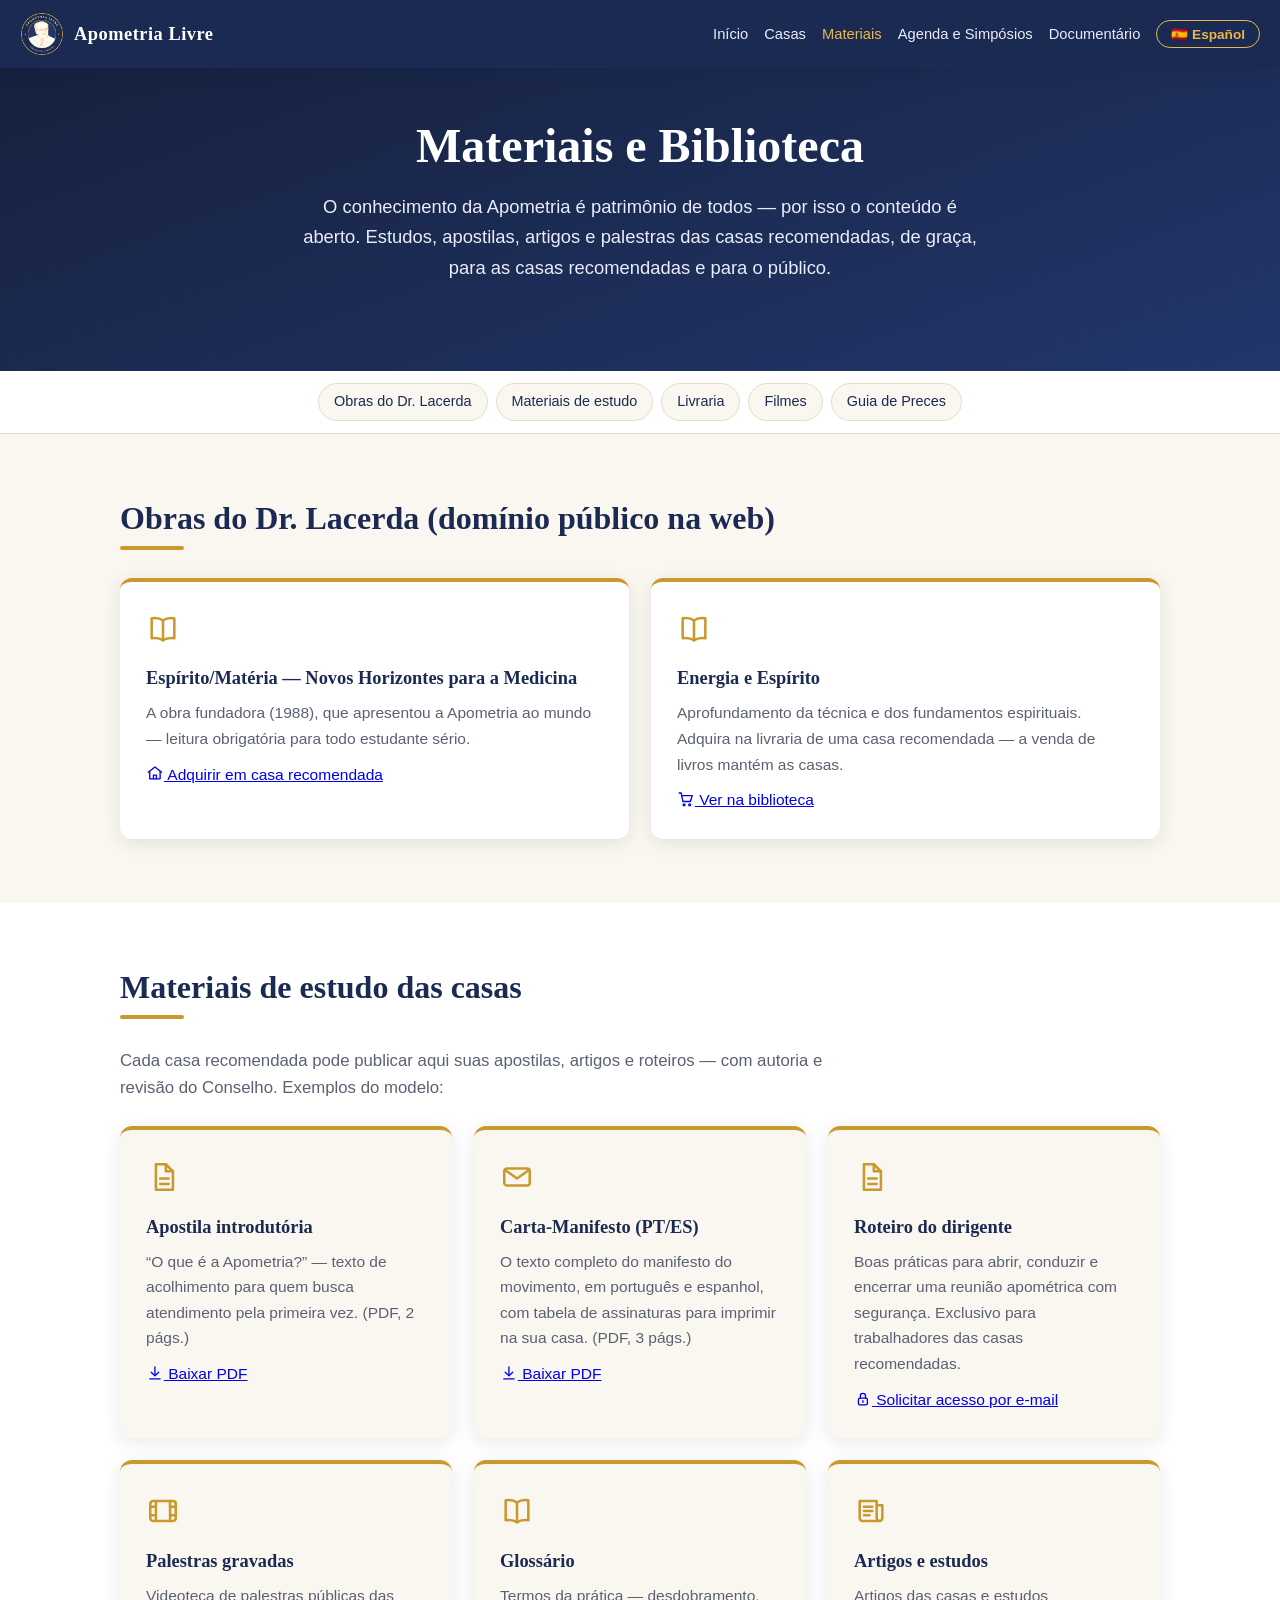
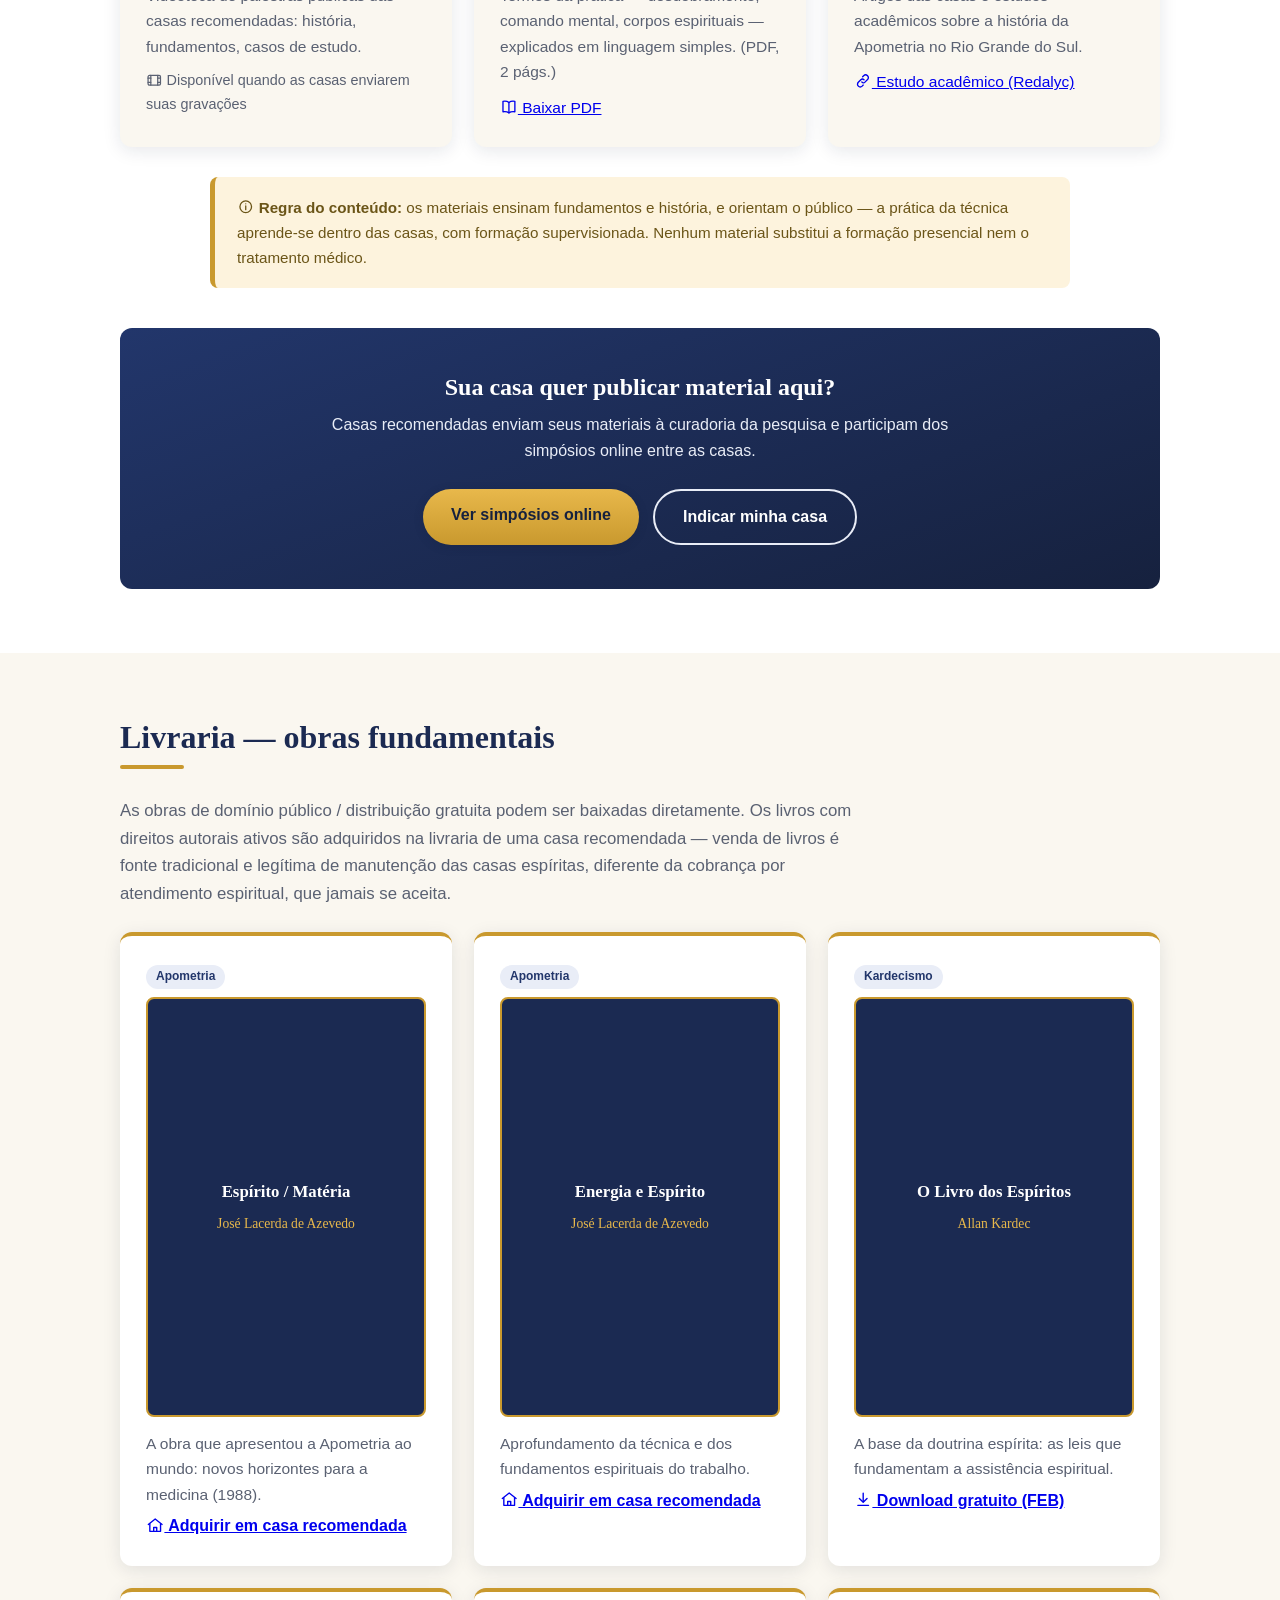
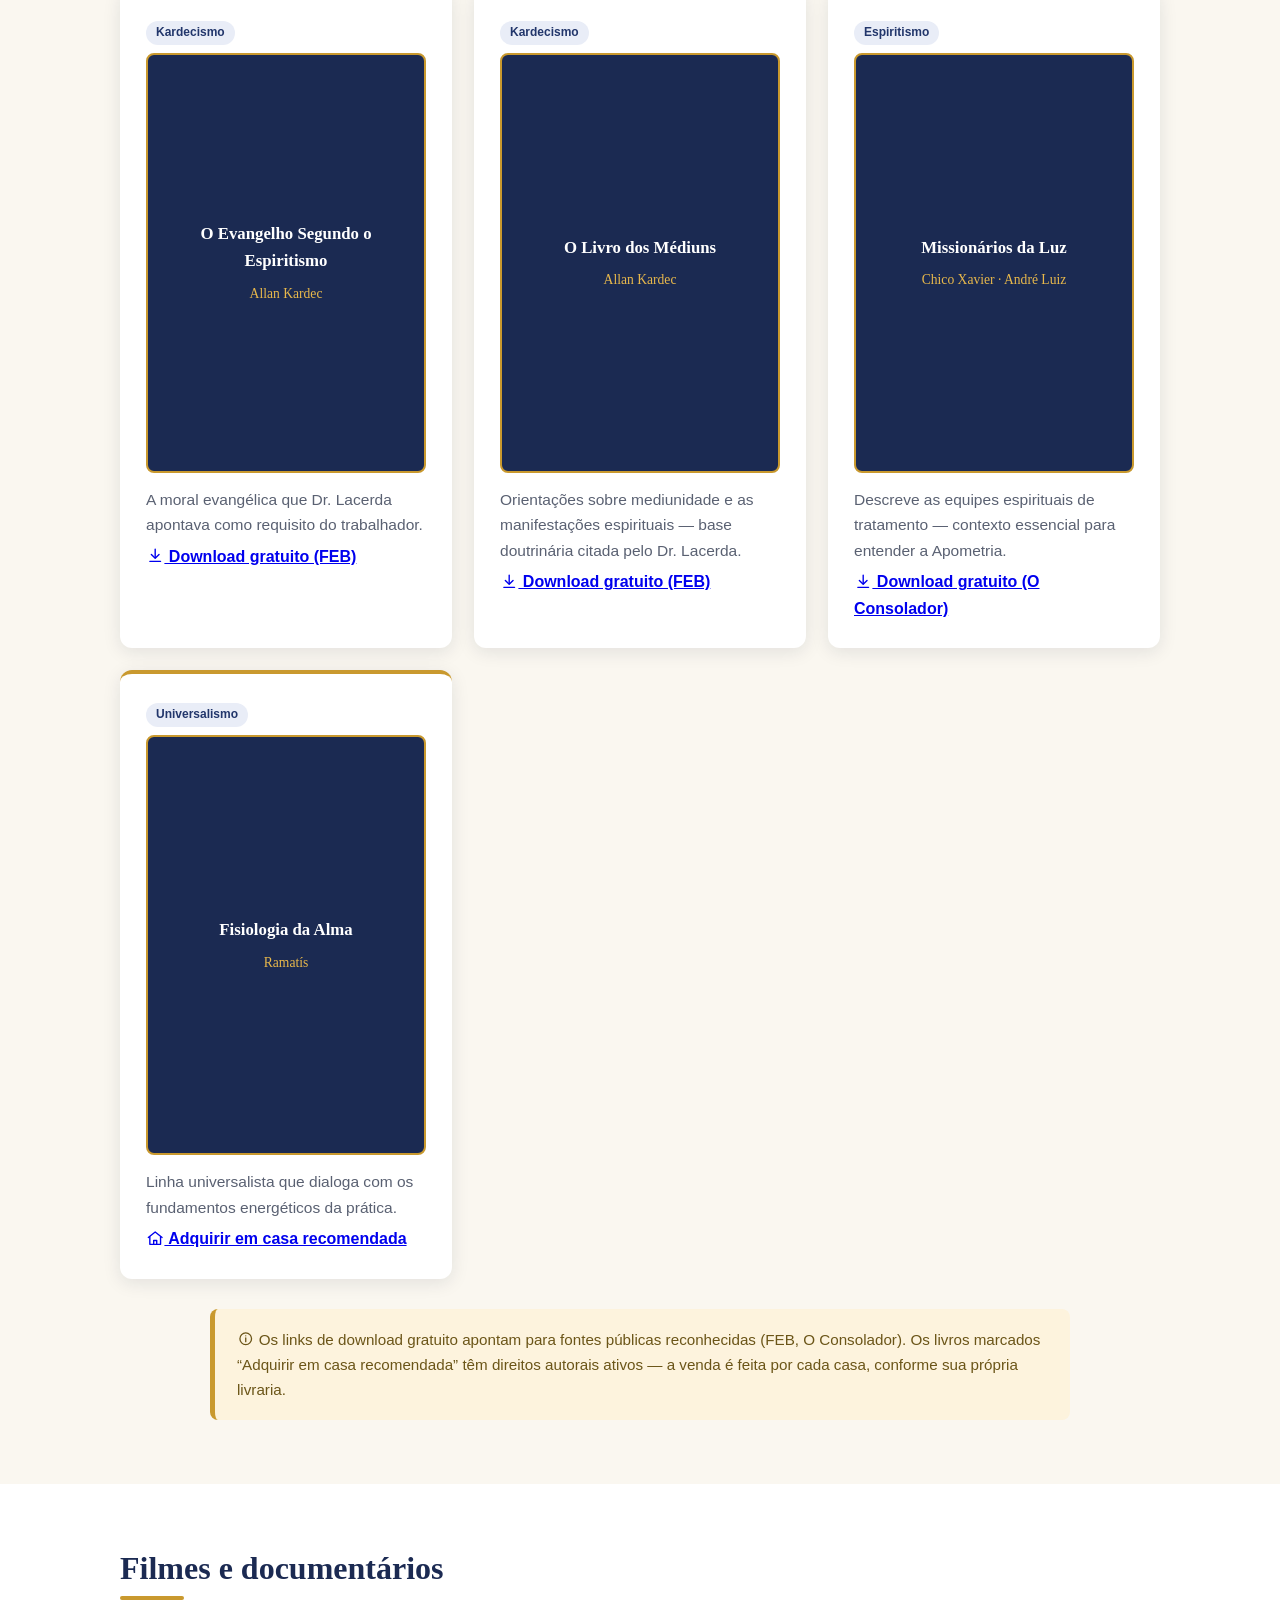
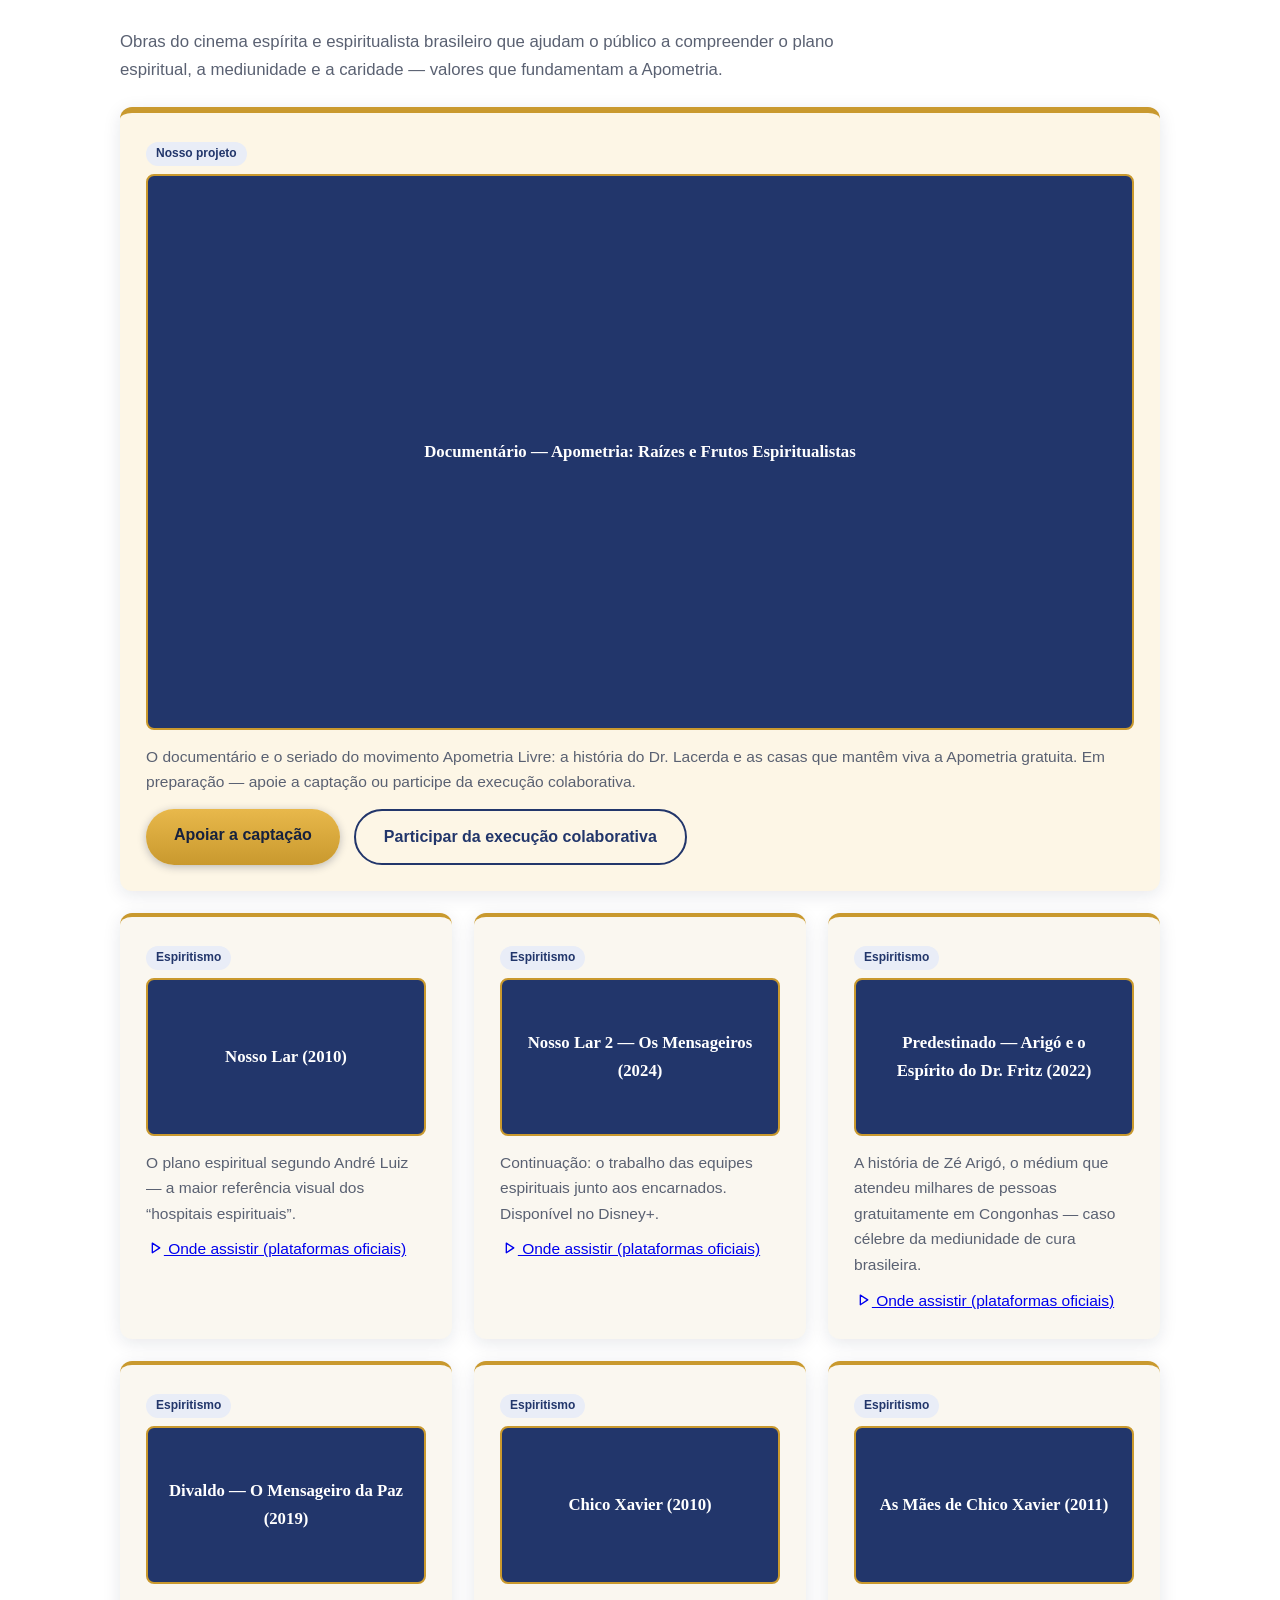
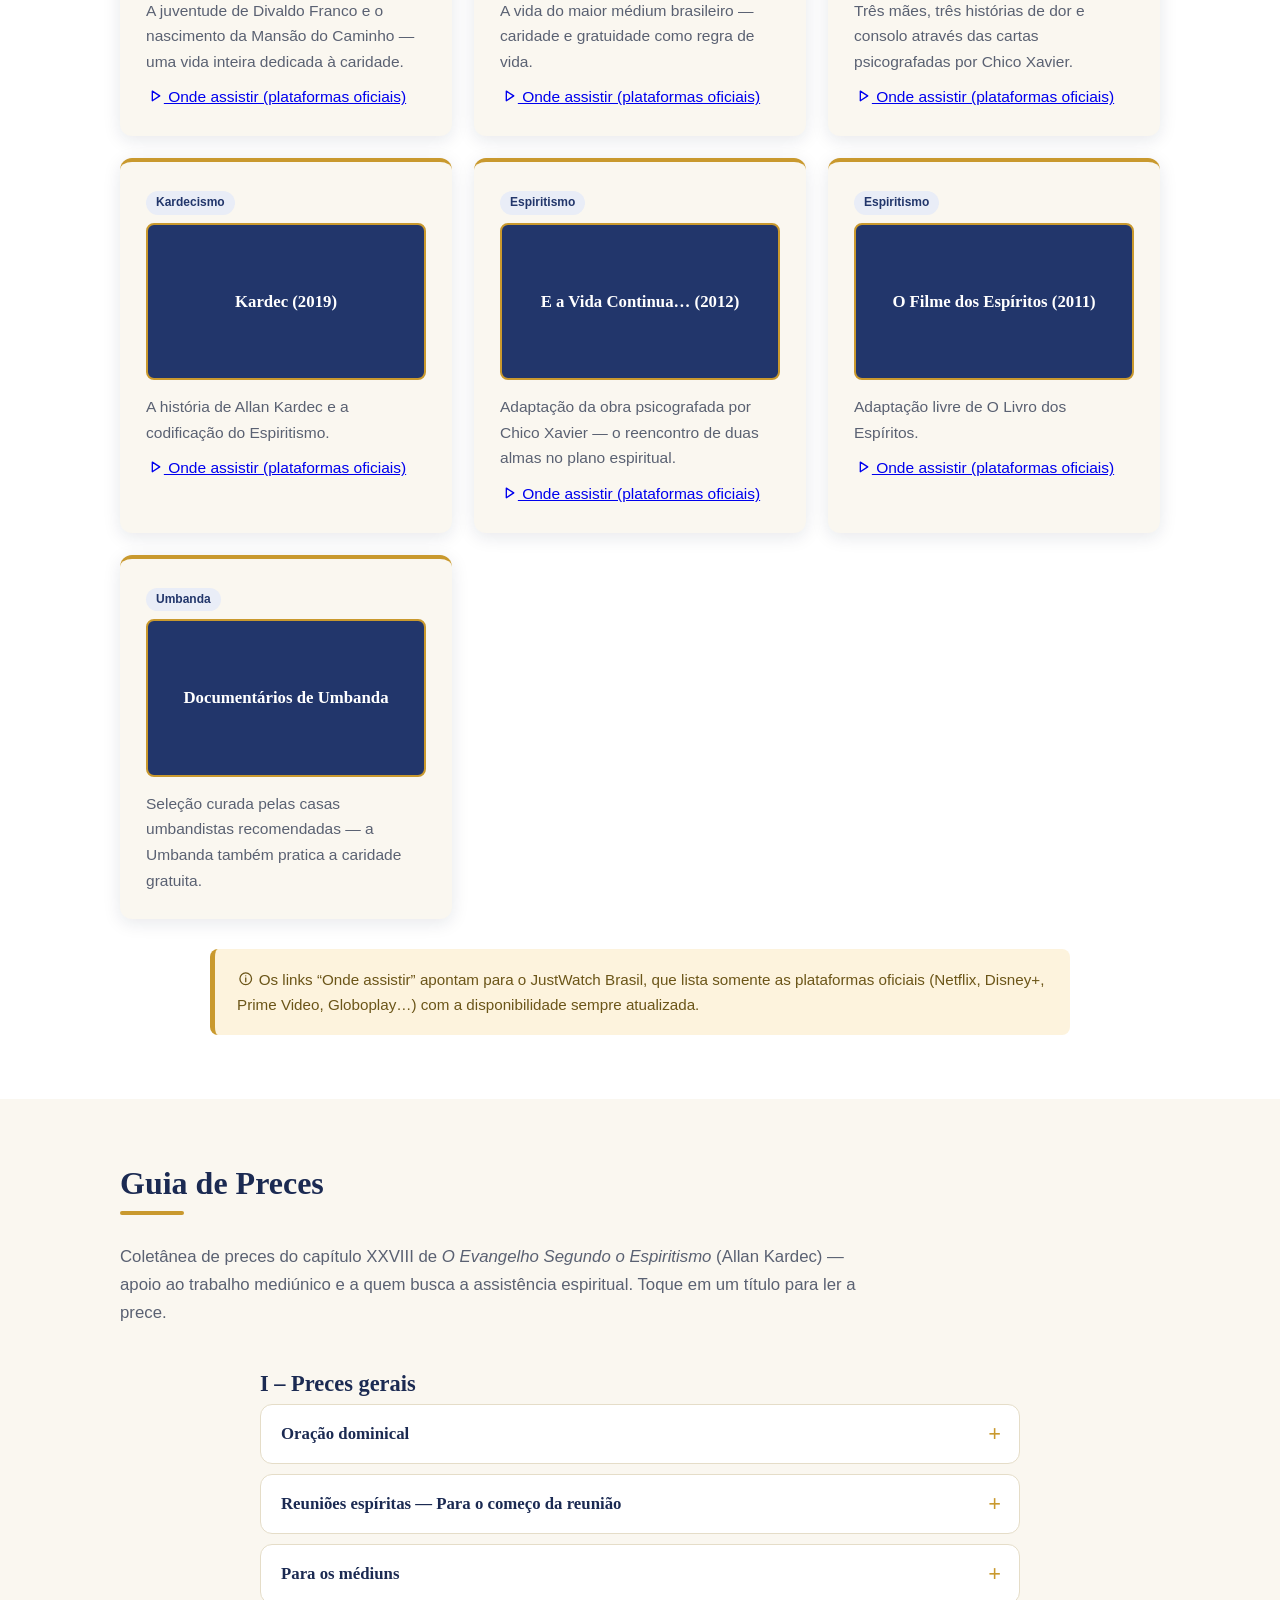
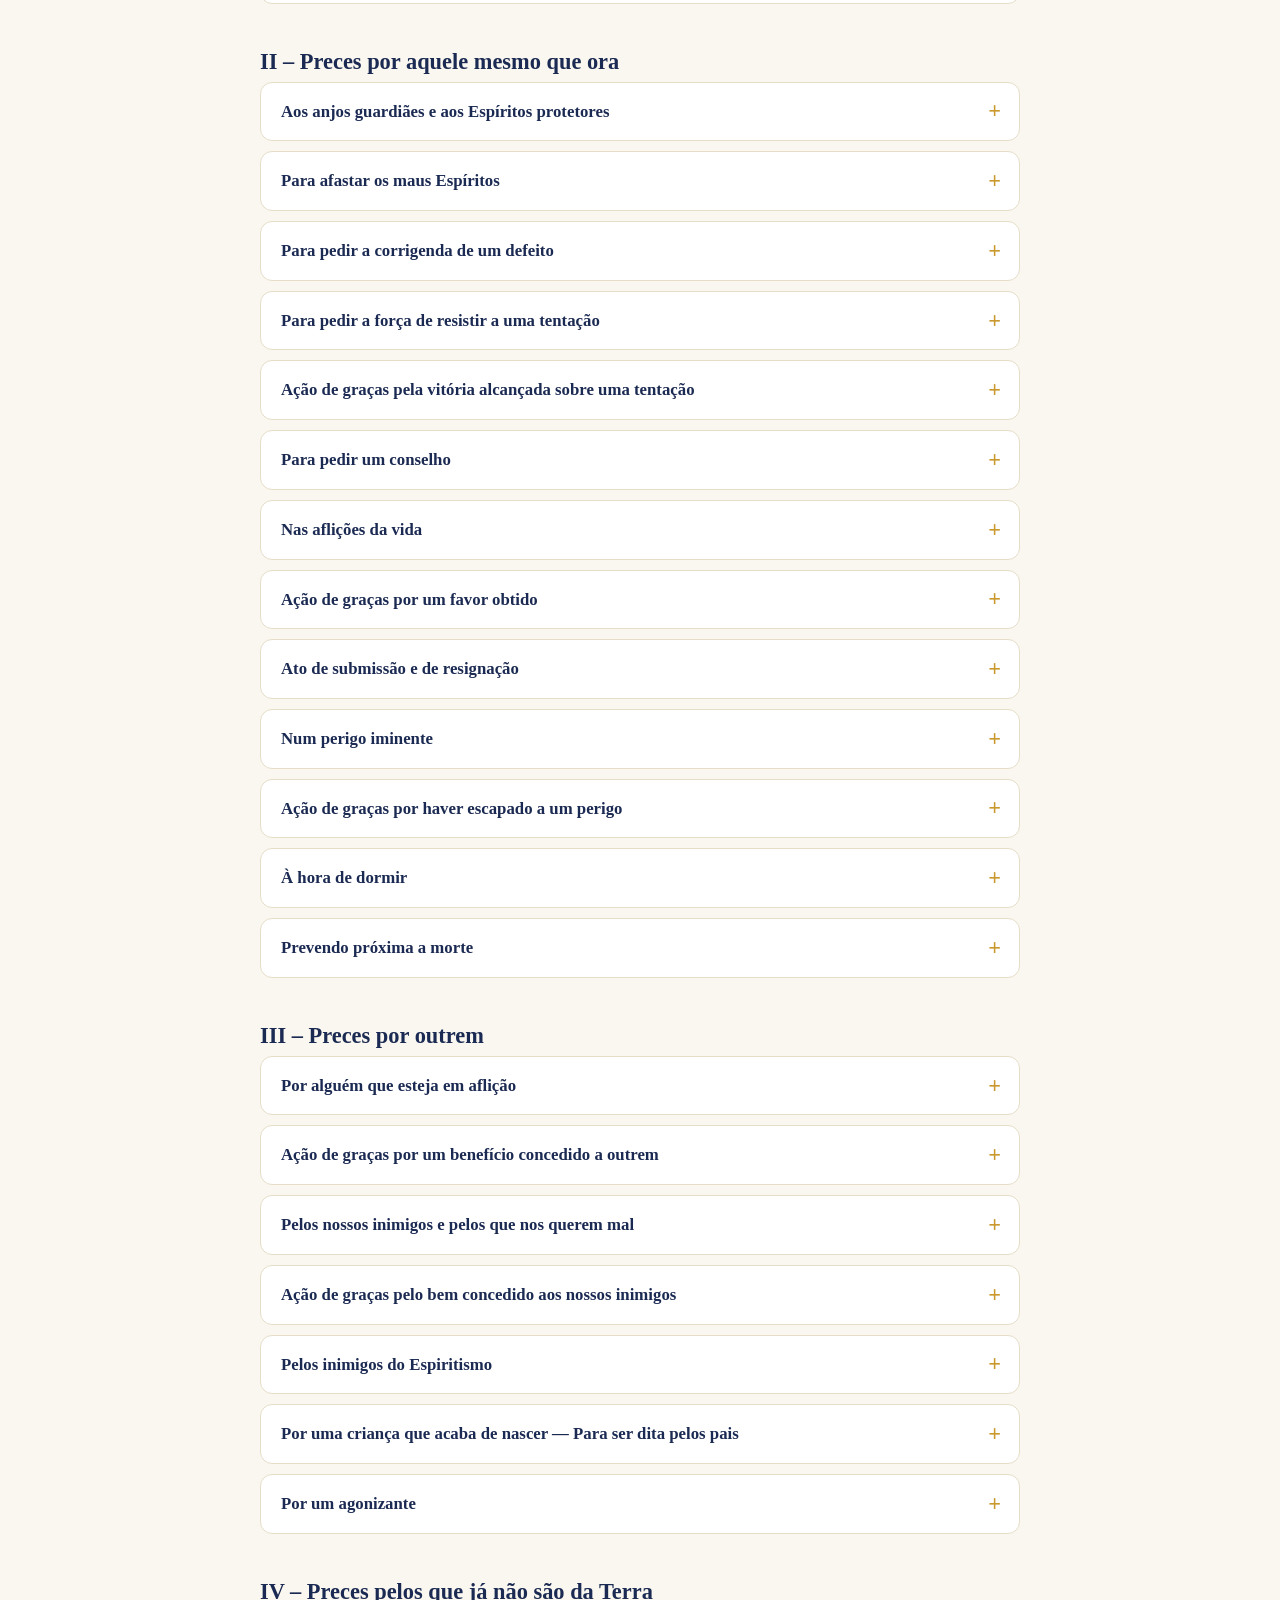
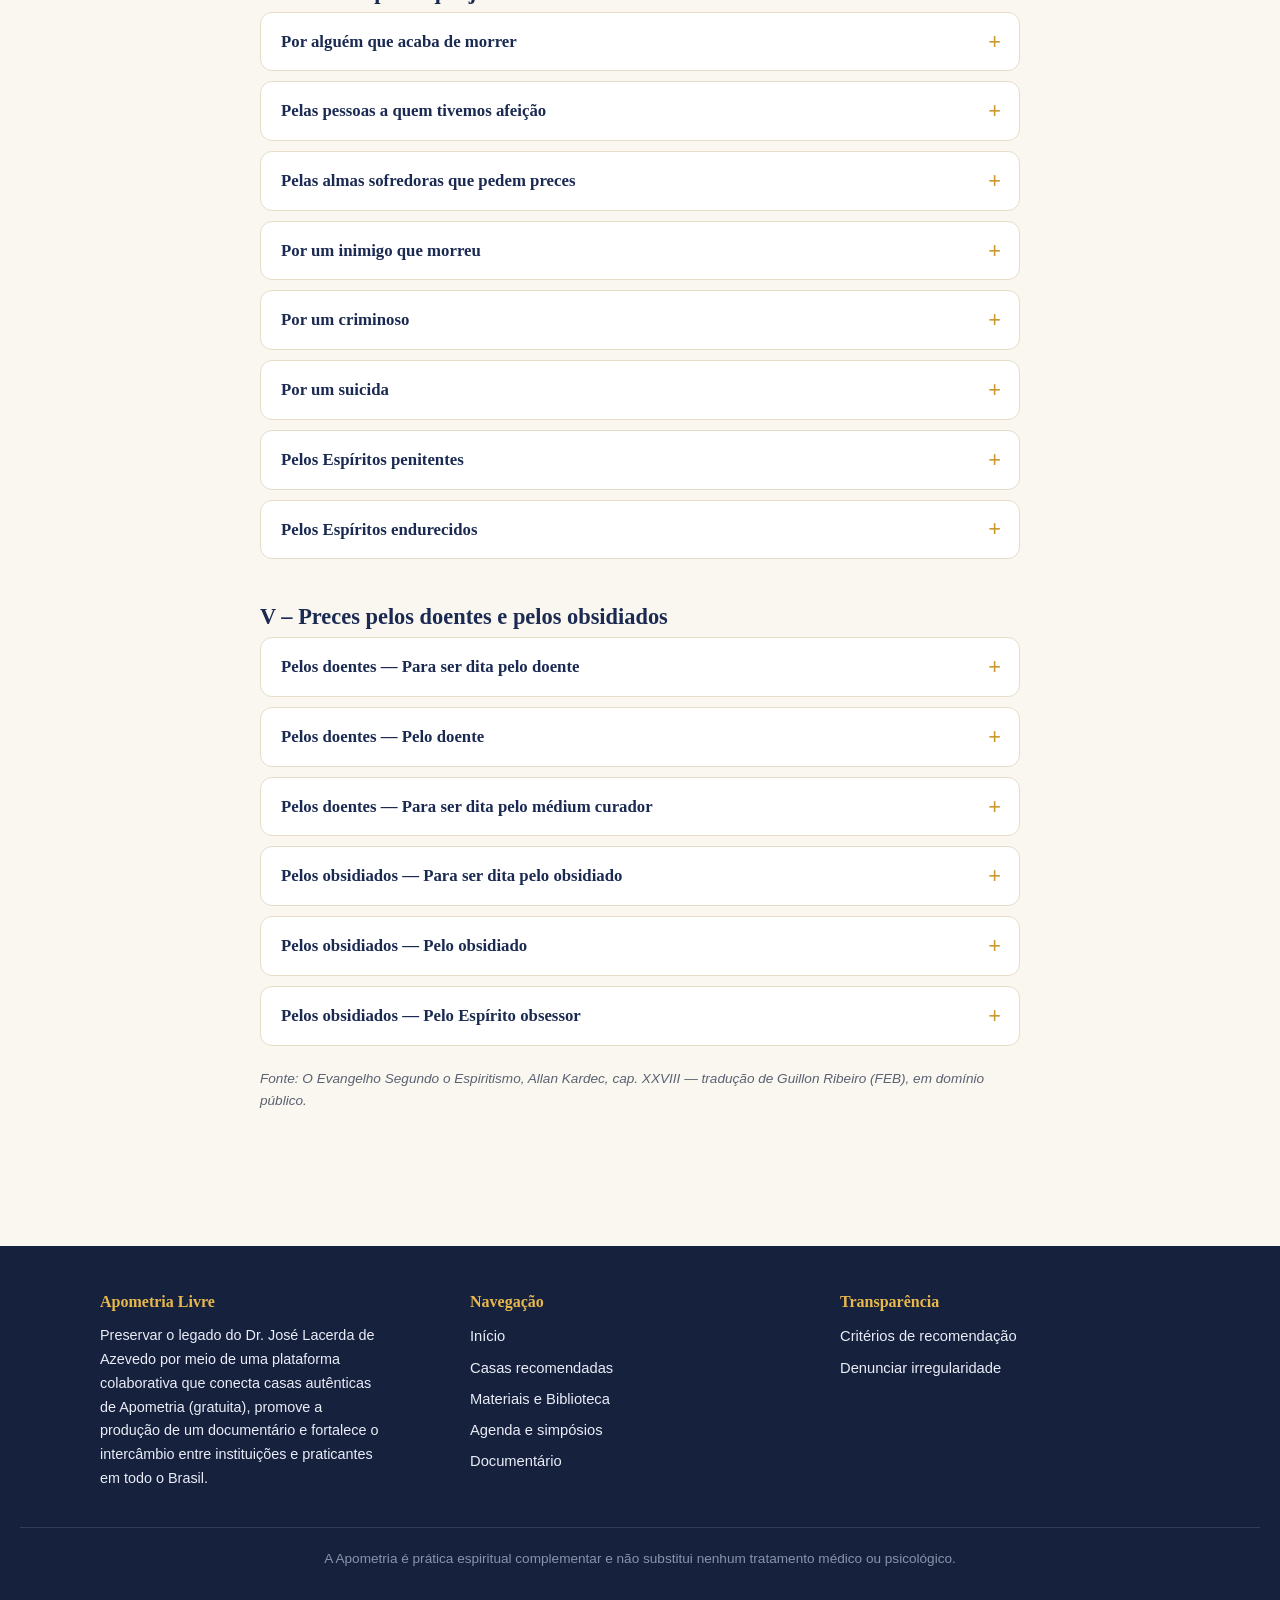
<file: biblioteca.html>
<!DOCTYPE html>
<html lang="pt-BR">
<head>
<meta charset="UTF-8">
<meta name="viewport" content="width=device-width, initial-scale=1.0">
<title>Biblioteca — agora em Materiais e Biblioteca | Apometria Livre</title>
<meta name="robots" content="noindex">
<link rel="canonical" href="materiais.html">
<meta http-equiv="refresh" content="0; url=materiais.html#livraria">
<link rel="stylesheet" href="css/style.css?v=16">
<link rel="icon" href="img/selo-favicon.png?v=1" type="image/png">
</head>
<body>
<section class="hero" style="min-height:60vh; display:flex; flex-direction:column; justify-content:center;">
  <h1>Biblioteca</h1>
  <p class="sub">A Biblioteca agora faz parte da página <strong>Materiais e Biblioteca</strong>.</p>
  <div class="botoes">
    <a class="btn btn-ouro" href="materiais.html#livraria">Ir para Materiais e Biblioteca</a>
  </div>
</section>
<script>location.replace('materiais.html#livraria');</script>
</body>
</html>
</file>
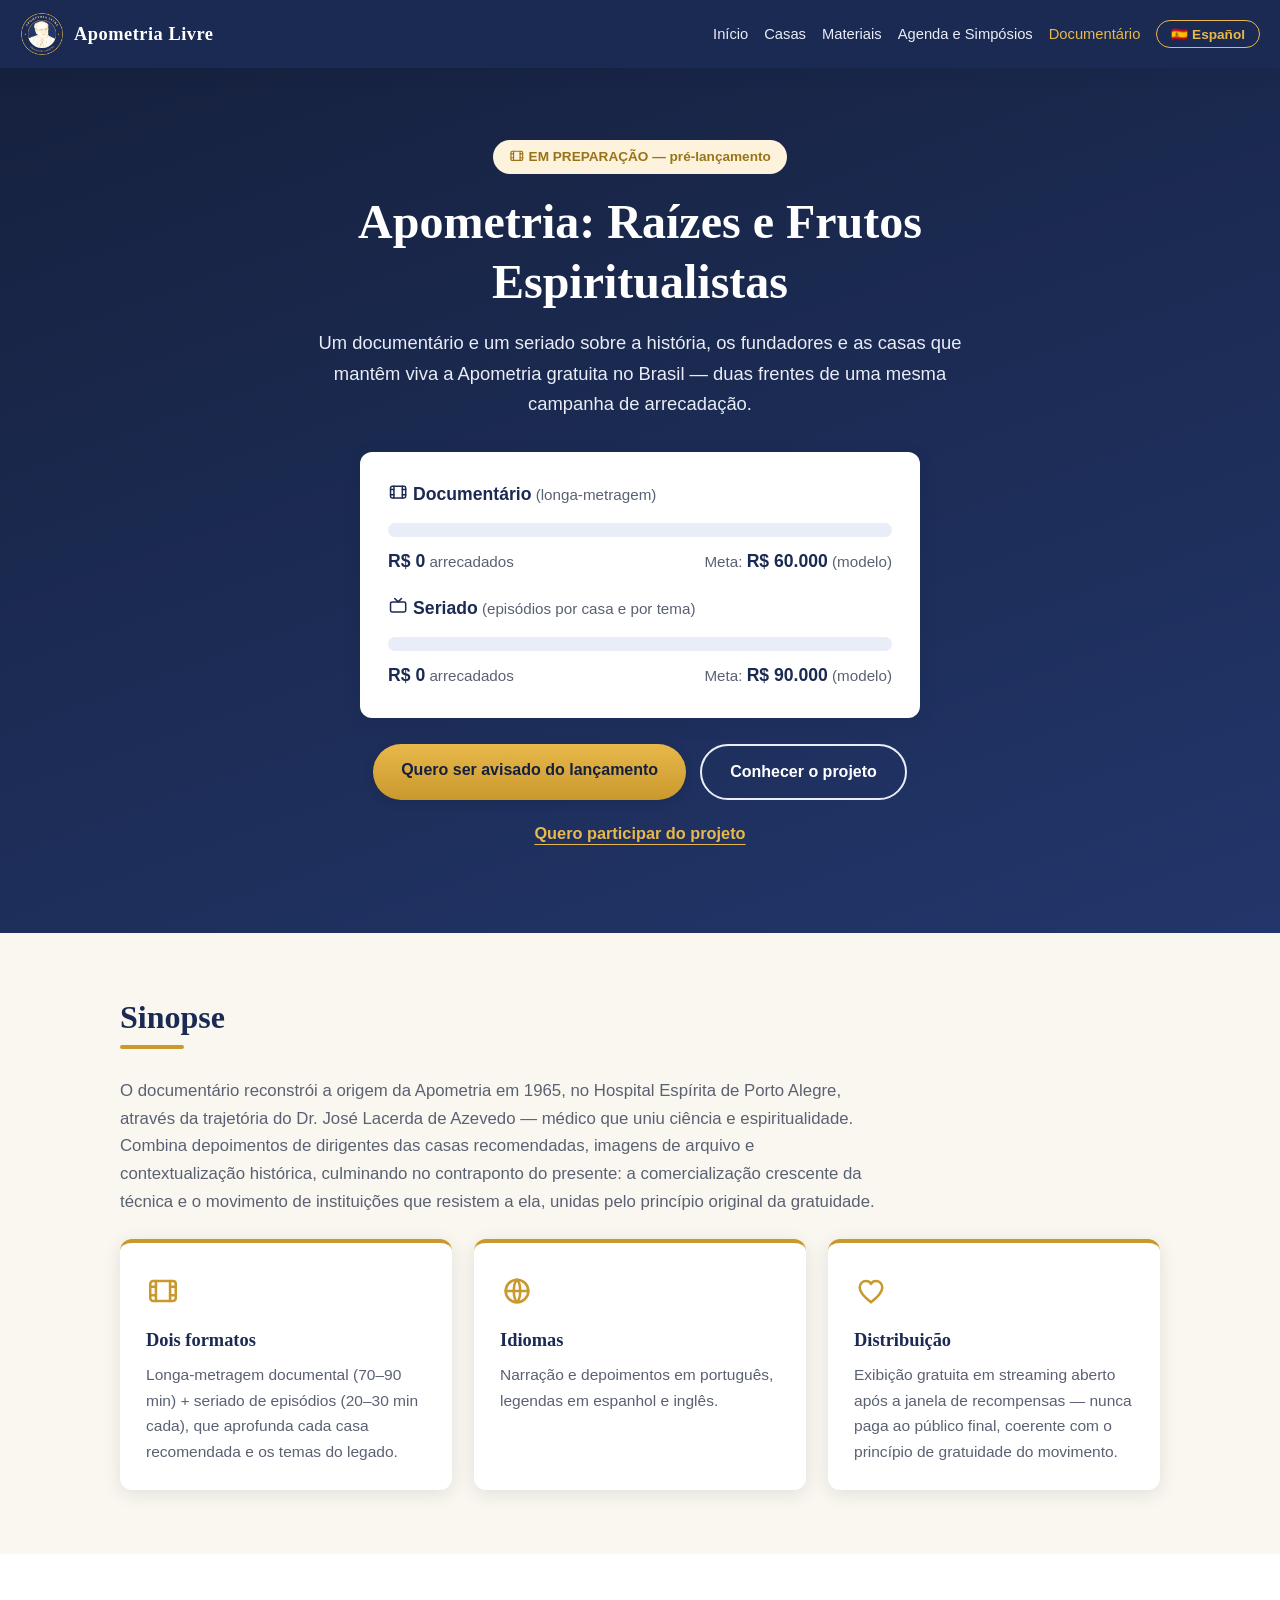
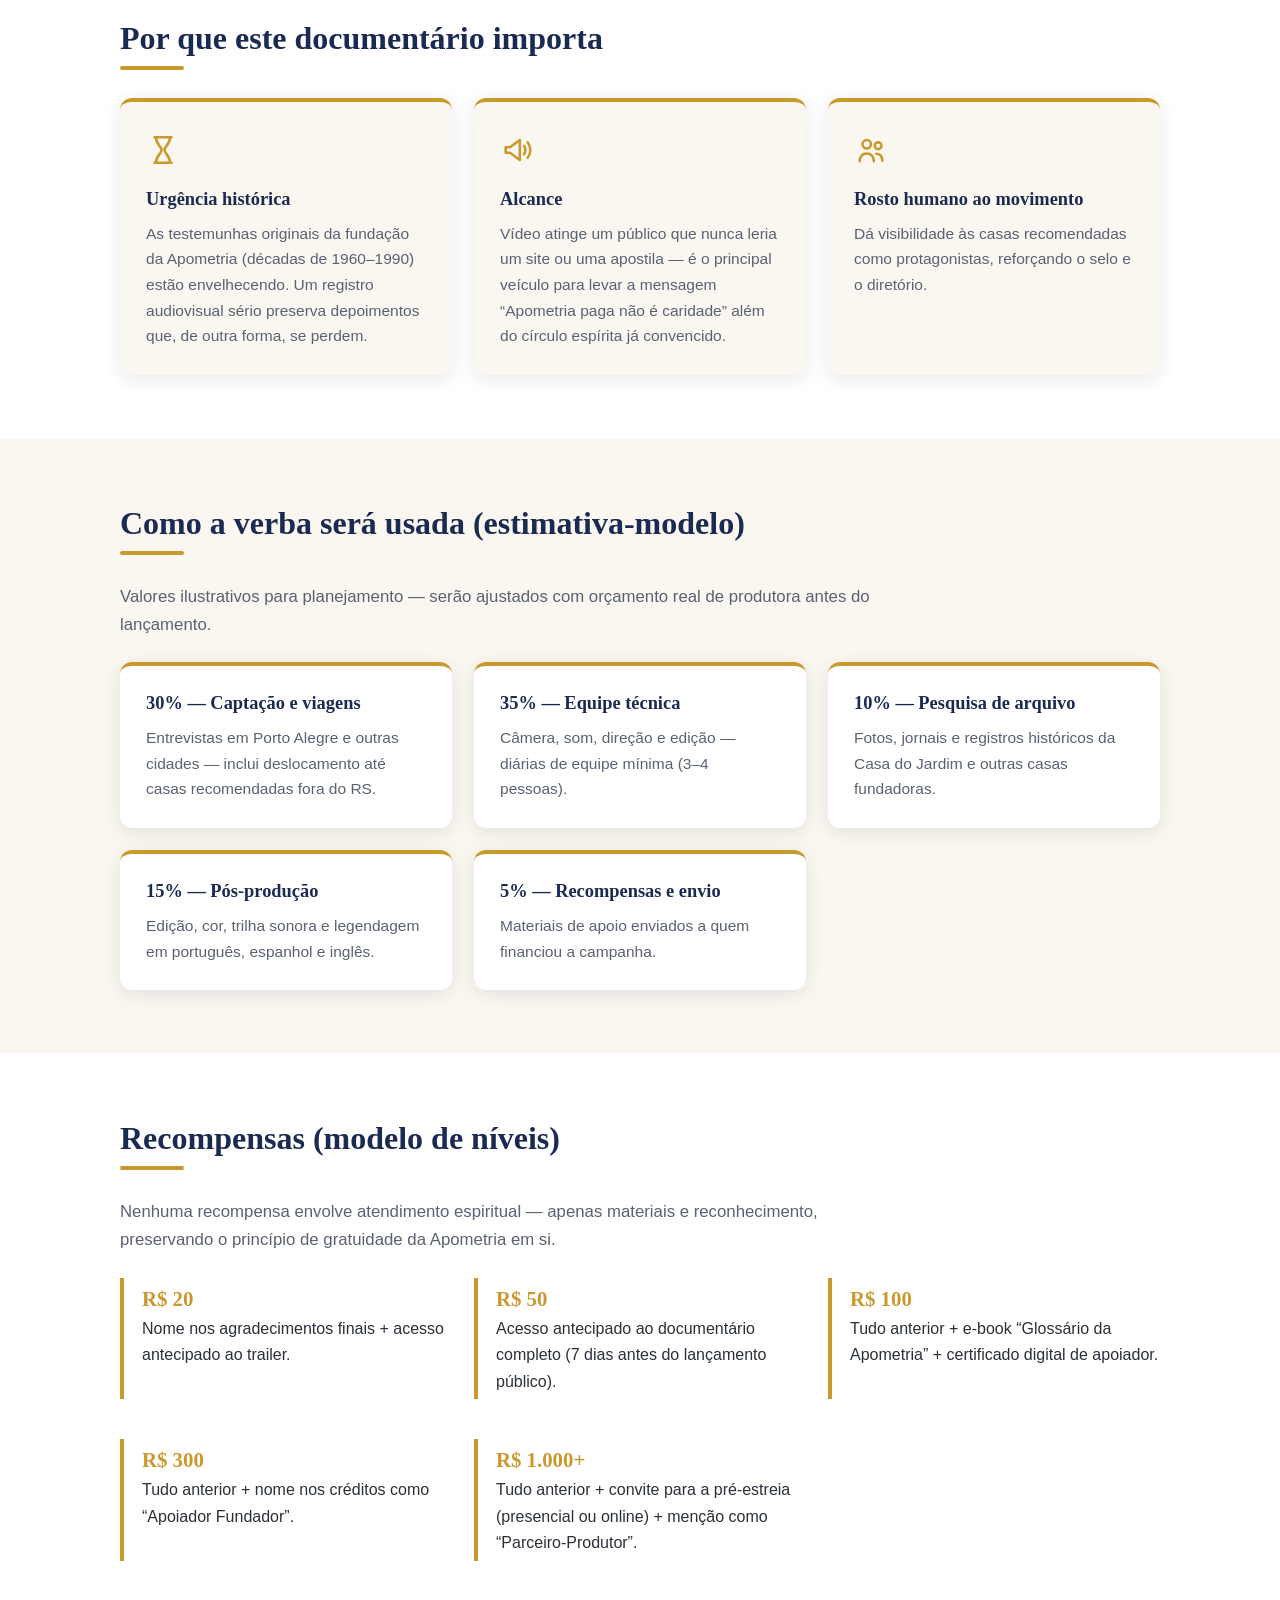
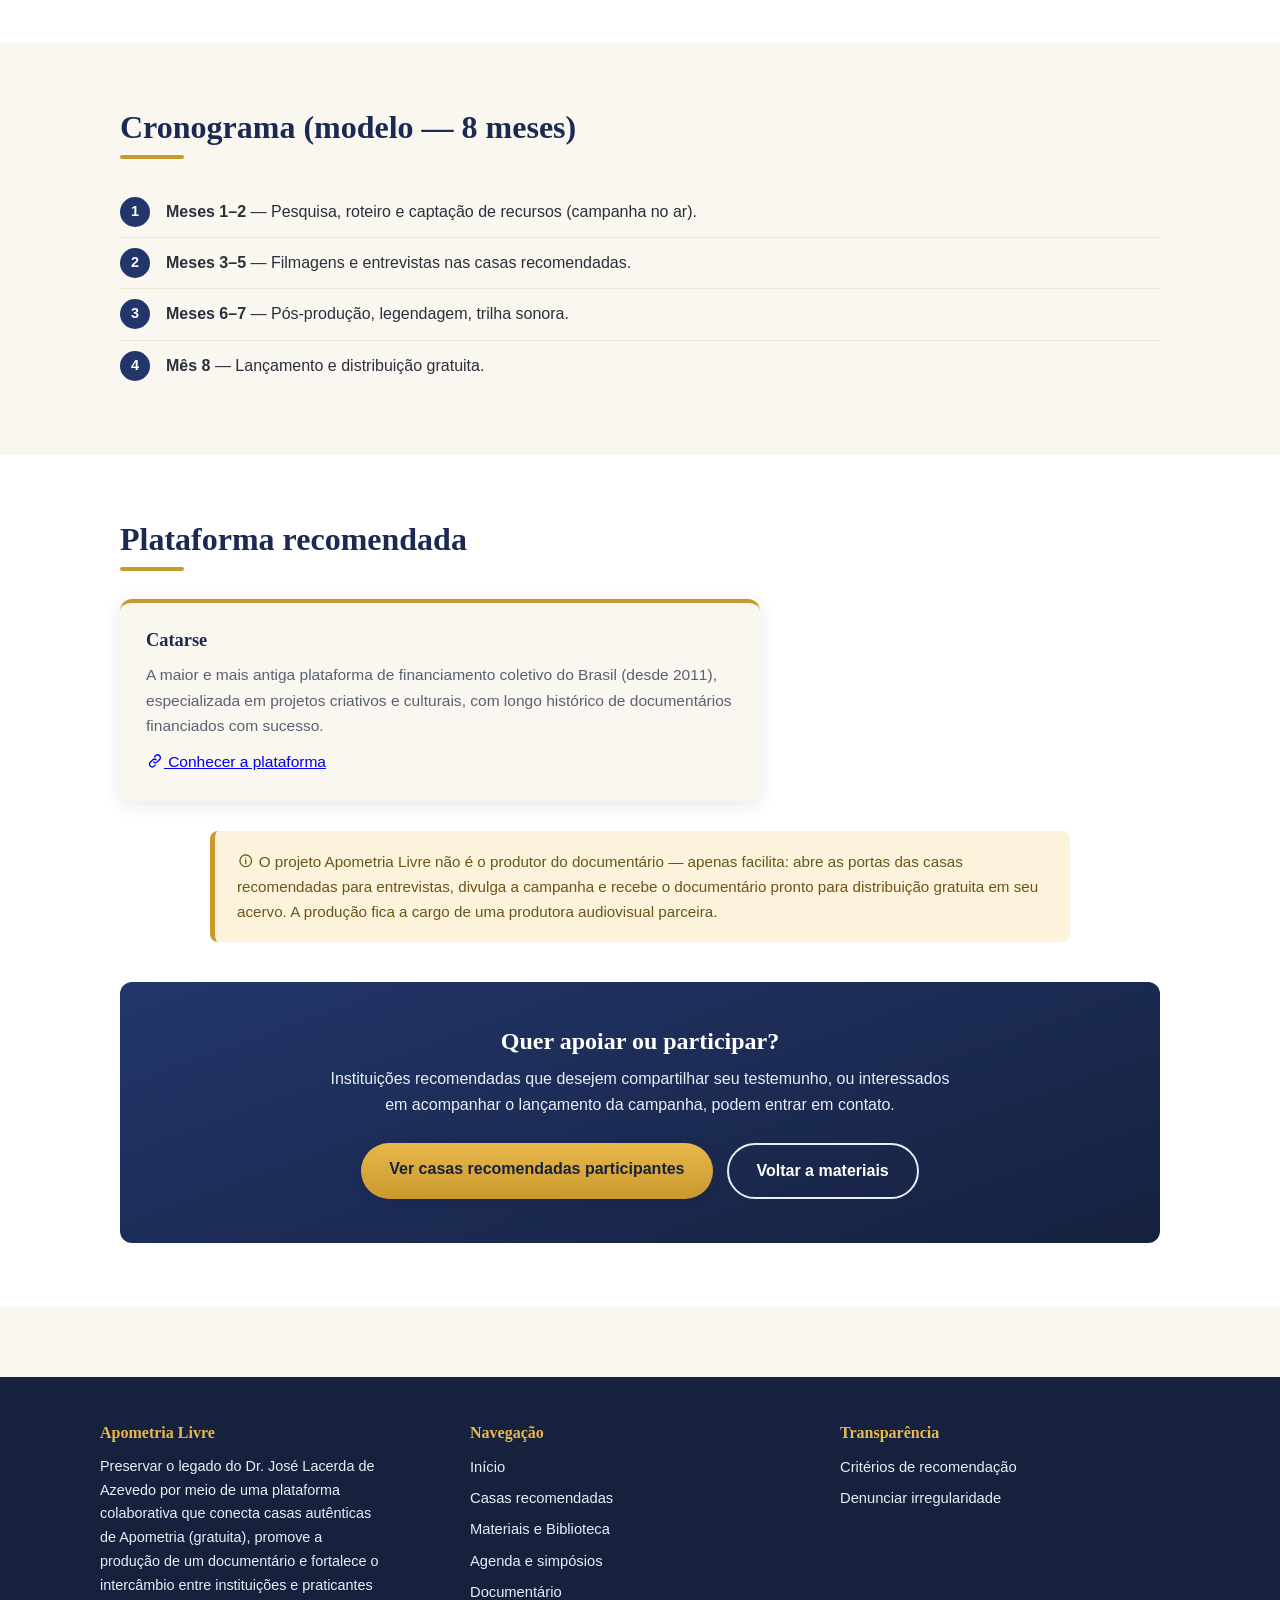
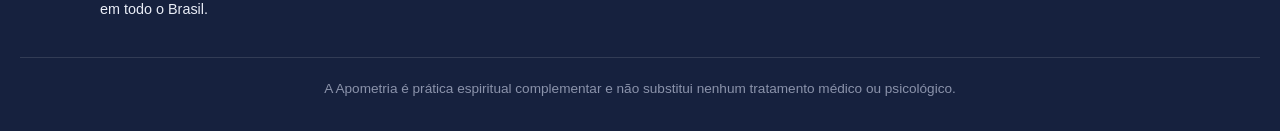
<file: documentario.html>
<!DOCTYPE html>
<html lang="pt-BR">
<head>
<meta charset="UTF-8">
<meta name="viewport" content="width=device-width, initial-scale=1.0">
<title>Documentário "Raízes e Frutos Espiritualistas" — Apometria Livre</title>
<meta name="description" content="Campanha de financiamento coletivo do documentário Apometria: Raízes e Frutos Espiritualistas — a história, os fundadores e as casas que mantêm viva a Apometria gratuita no Brasil.">
<meta name="theme-color" content="#1b2a52">
<meta property="og:title" content="Documentário &quot;Raízes e Frutos Espiritualistas&quot; — Apometria Livre">
<meta property="og:description" content="Campanha de financiamento coletivo do documentário Apometria: Raízes e Frutos Espiritualistas — a história, os fundadores e as casas que mantêm viva a Apometria gratuita no Brasil.">
<meta property="og:type" content="website">
<meta property="og:image" content="https://apometrialivre.org.br/img/og-image.jpg?v=2">
<meta property="og:image:width" content="1200">
<meta property="og:image:height" content="630">
<meta property="og:url" content="https://apometrialivre.org.br/documentario.html">
<meta property="og:locale" content="pt_BR">
<meta property="og:locale:alternate" content="es_ES">
<meta name="twitter:card" content="summary_large_image">
<meta name="twitter:image" content="https://apometrialivre.org.br/img/og-image.jpg?v=2">
<link rel="stylesheet" href="css/style.css?v=16">
<link rel="icon" href="img/selo-favicon.png?v=1" type="image/png">
</head>
<body>

<a class="pular" href="#conteudo" data-es="Saltar al contenido">Pular para o conteúdo</a>

<header class="site">
  <nav class="nav">
    <a class="marca" href="index.html">
      <img src="img/selo.png?v=1" alt="Selo Apometria Livre">
      <span data-es="Apometría Libre">Apometria Livre</span>
    </a>
    <button class="lang-toggle lang-mobile">🇪🇸 Español</button>
    <button class="menu-btn" aria-label="Abrir menu">☰</button>
    <ul class="nav-links">
      <li><a href="index.html" data-es="Inicio">Início</a></li>
      <li><a href="instituicoes.html" data-es="Casas">Casas</a></li>
      <li><a href="materiais.html" data-es="Materiales">Materiais</a></li>
      <li><a href="agenda.html" data-es="Agenda y simposios">Agenda e Simpósios</a></li>
      <li><a href="documentario.html" class="ativo" data-es="Documental">Documentário</a></li>
      <li><button class="lang-toggle">🇪🇸 Español</button></li>
    </ul>
  </nav>
</header>

<!-- ==================== HERO ==================== -->
<section id="conteudo" class="hero">
  <span class="status-campanha" data-es="<svg class='icn' aria-hidden='true'><use href='img/icones.svg#filme'/></svg> EM PREPARAÇÃO — pré-lançamento"><svg class='icn' aria-hidden='true'><use href='img/icones.svg#filme'/></svg> EM PREPARAÇÃO — pré-lançamento</span>
  <h1 data-es="Apometría: Raíces y Frutos Espiritualistas">Apometria: Raízes e Frutos Espiritualistas</h1>
  <p class="sub" data-es="Un documental y una serie sobre la historia, los fundadores y las casas que mantienen viva la Apometría gratuita en Brasil — dos frentes de una misma campaña de recaudación.">
    Um documentário e um seriado sobre a história, os fundadores e as casas que mantêm viva a Apometria gratuita no Brasil — duas frentes de uma mesma campanha de arrecadação.
  </p>

  <div class="meta-campanha">
    <div class="valores-campanha" style="margin-bottom:6px;"><span data-es="<svg class='icn' aria-hidden='true'><use href='img/icones.svg#filme'/></svg> Documental (largometraje)"><strong><svg class='icn' aria-hidden='true'><use href='img/icones.svg#filme'/></svg> Documentário</strong> (longa-metragem)</span></div>
    <div class="barra-progresso"><div class="preenchida" style="width:0%"></div></div>
    <div class="valores-campanha">
      <span data-es="Recaudado"><strong>R$ 0</strong> arrecadados</span>
      <span data-es="Meta (estimativa)">Meta: <strong>R$ 60.000</strong> (modelo)</span>
    </div>
    <div class="valores-campanha" style="margin:18px 0 6px;"><span data-es="<svg class='icn' aria-hidden='true'><use href='img/icones.svg#tv'/></svg> Serie (episodios por casa y por tema)"><strong><svg class='icn' aria-hidden='true'><use href='img/icones.svg#tv'/></svg> Seriado</strong> (episódios por casa e por tema)</span></div>
    <div class="barra-progresso"><div class="preenchida" style="width:0%"></div></div>
    <div class="valores-campanha">
      <span data-es="Recaudado"><strong>R$ 0</strong> arrecadados</span>
      <span data-es="Meta (estimativa)">Meta: <strong>R$ 90.000</strong> (modelo)</span>
    </div>
  </div>

  <div class="botoes" style="margin-top:26px;">
    <a class="btn btn-ouro" href="#apoiar" data-es="Quiero ser avisado del lanzamiento">Quero ser avisado do lançamento</a>
    <a class="btn btn-vazado" href="#sinopse" data-es="Conocer el proyecto">Conhecer o projeto</a>
  </div>
  <button type="button" class="btn-texto" data-abre-modal="modal-participar" data-es="Quiero participar del proyecto">Quero participar do projeto</button>
</section>

<!-- ==================== MODAL: QUERO PARTICIPAR ==================== -->
<dialog id="modal-participar" class="modal" aria-labelledby="titulo-participar">
  <div class="modal-cabeca">
    <h3 id="titulo-participar" data-es="Quiero participar del proyecto">Quero participar do projeto</h3>
    <button type="button" class="fechar-modal" aria-label="Fechar">✕</button>
  </div>
  <div class="modal-corpo">
    <form id="form-participar" novalidate>
      <div class="campo">
        <label for="part-nome" data-es="Nombre completo">Nome completo</label>
        <input type="text" id="part-nome" name="nome" required autocomplete="name">
      </div>
      <div class="campo">
        <label for="part-contato" data-es="Correo electrónico o WhatsApp">E-mail ou WhatsApp</label>
        <input type="text" id="part-contato" name="contato" required autocomplete="email">
      </div>
      <div class="campo">
        <label for="part-instituicao" data-es="Institución / ciudad (opcional)">Instituição / cidade (opcional)</label>
        <input type="text" id="part-instituicao" name="instituicao">
      </div>
      <div class="campo">
        <label data-es="¿Cómo piensas contribuir?">Como pensa contribuir?</label>
        <div class="opcoes-participacao">
          <label><input type="checkbox" name="participacao" value="patrocinio"> <span data-es="<svg class='icn' aria-hidden='true'><use href='img/icones.svg#moeda'/></svg> Patrocinio / apoyo financiero"><svg class='icn' aria-hidden='true'><use href='img/icones.svg#moeda'/></svg> Patrocínio / apoio financeiro</span></label>
          <label><input type="checkbox" name="participacao" value="entrevista"> <span data-es="<svg class='icn' aria-hidden='true'><use href='img/icones.svg#mic'/></svg> Entrevista o testimonio"><svg class='icn' aria-hidden='true'><use href='img/icones.svg#mic'/></svg> Entrevista ou depoimento</span></label>
          <label><input type="checkbox" name="participacao" value="material"> <span data-es="<svg class='icn' aria-hidden='true'><use href='img/icones.svg#arquivo'/></svg> Material histórico (fotos, cartas, registros)"><svg class='icn' aria-hidden='true'><use href='img/icones.svg#arquivo'/></svg> Material histórico (fotos, cartas, registros)</span></label>
          <label><input type="checkbox" name="participacao" value="apoio"> <span data-es="<svg class='icn' aria-hidden='true'><use href='img/icones.svg#grupo'/></svg> Apoyo en la producción o divulgación"><svg class='icn' aria-hidden='true'><use href='img/icones.svg#grupo'/></svg> Apoio na produção ou divulgação</span></label>
          <label><input type="checkbox" name="participacao" value="outro"> <span data-es="<svg class='icn' aria-hidden='true'><use href='img/icones.svg#faisca'/></svg> Otra forma de participar"><svg class='icn' aria-hidden='true'><use href='img/icones.svg#faisca'/></svg> Outra forma de participar</span></label>
        </div>
        <p class="erro-form" data-es="Elige al menos una forma de participación.">Escolha pelo menos uma forma de participação.</p>
      </div>
      <div class="campo">
        <label for="part-mensagem" data-es="Cuéntanos más (opcional)">Conte mais (opcional)</label>
        <textarea id="part-mensagem" name="mensagem" placeholder="Ex.: represento uma casa recomendada, tenho fotos do Dr. Lacerda, trabalho com audiovisual..." data-es-placeholder="Ej.: represento una casa recomendada, tengo fotos del Dr. Lacerda, trabajo con audiovisual..."></textarea>
      </div>
      <div class="botoes">
        <button type="submit" class="btn btn-ouro" data-es="Enviar inscripción">Enviar inscrição</button>
      </div>
      <p style="font-size:0.8rem; color:var(--texto-suave); text-align:center; margin-top:14px;" data-es="<svg class='icn' aria-hidden='true'><use href='img/icones.svg#info'/></svg> Al continuar, eliges enviar tu inscripción por WhatsApp o correo electrónico — el mensaje ya va escrito.">
        <svg class='icn' aria-hidden='true'><use href='img/icones.svg#info'/></svg> Ao continuar, você escolhe enviar a inscrição por WhatsApp ou e-mail — a mensagem já vai pronta.
      </p>
    </form>
    <div id="participar-sucesso" class="sucesso-form" style="display:none;">
      <span class="icone-grande"><svg class='icn' aria-hidden='true'><use href='img/icones.svg#coracao'/></svg></span>
      <h3 data-es="¡Inscripción registrada!">Inscrição registrada!</h3>
      <p data-es="Gracias por querer construir este proyecto con nosotros. Formas elegidas:">Obrigado por querer construir este projeto conosco. Formas escolhidas:</p>
      <p class="resumo-escolhas" style="font-weight:600; color:var(--azul-800); margin:10px 0;"></p>
      <p data-es="Elige cómo enviar tu inscripción — el mensaje ya va escrito:">Escolha como enviar sua inscrição — a mensagem já vai pronta:</p>
      <div class="botoes" style="justify-content:center; margin-top:16px;" data-envio></div>
    </div>
  </div>
</dialog>

<!-- ==================== SINOPSE ==================== -->
<section id="sinopse" class="bloco">
  <div class="container">
    <h2 data-es="Sinopsis">Sinopse</h2>
    <div class="linha-ouro"></div>
    <p class="intro" data-es="El documental reconstruye el origen de la Apometría en 1965, en el Hospital Espírita de Porto Alegre, a través de la trayectoria del Dr. José Lacerda de Azevedo — médico que unió ciencia y espiritualidad. Combina testimonios de dirigentes de las casas recomendadas, imágenes de archivo y contextualización histórica, culminando en el contrapunto del presente: la comercialización creciente de la técnica y el movimiento de instituciones que resisten a ella, unidas por el principio original de la gratuidad.">
      O documentário reconstrói a origem da Apometria em 1965, no Hospital Espírita de Porto Alegre, através da trajetória do Dr. José Lacerda de Azevedo — médico que uniu ciência e espiritualidade. Combina depoimentos de dirigentes das casas recomendadas, imagens de arquivo e contextualização histórica, culminando no contraponto do presente: a comercialização crescente da técnica e o movimento de instituições que resistem a ela, unidas pelo princípio original da gratuidade.
    </p>
    <div class="grade c3">
      <div class="cartao">
        <span class="icone"><svg class='icn' aria-hidden='true'><use href='img/icones.svg#filme'/></svg></span>
        <h3 data-es="Dos formatos">Dois formatos</h3>
        <p data-es="Largometraje documental (70–90 min) + serie de episodios (20–30 min cada), que profundiza en cada casa recomendada y en los temas del legado.">Longa-metragem documental (70–90 min) + seriado de episódios (20–30 min cada), que aprofunda cada casa recomendada e os temas do legado.</p>
      </div>
      <div class="cartao">
        <span class="icone"><svg class='icn' aria-hidden='true'><use href='img/icones.svg#globo'/></svg></span>
        <h3 data-es="Idiomas">Idiomas</h3>
        <p data-es="Narración y testimonios en portugués, subtítulos en español e inglés.">Narração e depoimentos em português, legendas em espanhol e inglês.</p>
      </div>
      <div class="cartao">
        <span class="icone"><svg class='icn' aria-hidden='true'><use href='img/icones.svg#coracao'/></svg></span>
        <h3 data-es="Distribución">Distribuição</h3>
        <p data-es="Exhibición gratuita en streaming abierto tras la ventana de recompensas — nunca pagada al público final, coherente con el principio de gratuidad del movimiento.">Exibição gratuita em streaming aberto após a janela de recompensas — nunca paga ao público final, coerente com o princípio de gratuidade do movimento.</p>
      </div>
    </div>
  </div>
</section>

<!-- ==================== POR QUE APOIAR ==================== -->
<section class="bloco alt">
  <div class="container">
    <h2 data-es="Por qué este documental importa">Por que este documentário importa</h2>
    <div class="linha-ouro"></div>
    <div class="grade c3">
      <div class="cartao">
        <span class="icone"><svg class='icn' aria-hidden='true'><use href='img/icones.svg#ampulheta'/></svg></span>
        <h3 data-es="Urgencia histórica">Urgência histórica</h3>
        <p data-es="Las testigos originales de la fundación de la Apometría (décadas de 1960–1990) están envejeciendo. Un registro audiovisual serio preserva testimonios que, de otro modo, se pierden.">As testemunhas originais da fundação da Apometria (décadas de 1960–1990) estão envelhecendo. Um registro audiovisual sério preserva depoimentos que, de outra forma, se perdem.</p>
      </div>
      <div class="cartao">
        <span class="icone"><svg class='icn' aria-hidden='true'><use href='img/icones.svg#megafone'/></svg></span>
        <h3 data-es="Alcance">Alcance</h3>
        <p data-es="El vídeo llega a un público que nunca leería un sitio o una apostilla — es el principal vehículo para llevar el mensaje «Apometría pagada no es caridad» más allá del círculo espírita ya convencido.">Vídeo atinge um público que nunca leria um site ou uma apostila — é o principal veículo para levar a mensagem “Apometria paga não é caridade” além do círculo espírita já convencido.</p>
      </div>
      <div class="cartao">
        <span class="icone"><svg class='icn' aria-hidden='true'><use href='img/icones.svg#grupo'/></svg></span>
        <h3 data-es="Rostro humano al movimiento">Rosto humano ao movimento</h3>
        <p data-es="Da visibilidad a las casas recomendadas como protagonistas, reforzando el sello y el directorio.">Dá visibilidade às casas recomendadas como protagonistas, reforçando o selo e o diretório.</p>
      </div>
    </div>
  </div>
</section>

<!-- ==================== ORÇAMENTO ==================== -->
<section class="bloco">
  <div class="container">
    <h2 data-es="Cómo será utilizado el dinero (estimación-modelo)">Como a verba será usada (estimativa-modelo)</h2>
    <div class="linha-ouro"></div>
    <p class="intro" data-es="Valores ilustrativos para planificación — serán ajustados con presupuesto real de productora antes del lanzamiento.">
      Valores ilustrativos para planejamento — serão ajustados com orçamento real de produtora antes do lançamento.
    </p>
    <div class="grade c2">
      <div class="cartao">
        <h3 data-es="30% — Captación y viajes">30% — Captação e viagens</h3>
        <p data-es="Entrevistas en Porto Alegre y otras ciudades — incluye desplazamiento hasta casas recomendadas fuera de Rio Grande do Sul.">Entrevistas em Porto Alegre e outras cidades — inclui deslocamento até casas recomendadas fora do RS.</p>
      </div>
      <div class="cartao">
        <h3 data-es="35% — Equipo técnico">35% — Equipe técnica</h3>
        <p data-es="Cámara, sonido, dirección y edición — diarias de equipo mínimo (3–4 personas).">Câmera, som, direção e edição — diárias de equipe mínima (3–4 pessoas).</p>
      </div>
      <div class="cartao">
        <h3 data-es="10% — Investigación de archivo">10% — Pesquisa de arquivo</h3>
        <p data-es="Fotos, periódicos y registros históricos de la Casa do Jardim y otras casas fundadoras.">Fotos, jornais e registros históricos da Casa do Jardim e outras casas fundadoras.</p>
      </div>
      <div class="cartao">
        <h3 data-es="15% — Posproducción">15% — Pós-produção</h3>
        <p data-es="Edición, color, banda sonora y subtitulado en portugués, español e inglés.">Edição, cor, trilha sonora e legendagem em português, espanhol e inglês.</p>
      </div>
      <div class="cartao">
        <h3 data-es="5% — Recompensas y envío">5% — Recompensas e envio</h3>
        <p data-es="Materiales de apoyo enviados a quienes financiaron la campaña.">Materiais de apoio enviados a quem financiou a campanha.</p>
      </div>
    </div>
  </div>
</section>

<!-- ==================== RECOMPENSAS ==================== -->
<section id="apoiar" class="bloco alt">
  <div class="container">
    <h2 data-es="Recompensas (modelo de niveles)">Recompensas (modelo de níveis)</h2>
    <div class="linha-ouro"></div>
    <p class="intro" data-es="Ninguna recompensa involucra asistencia espiritual — solo materiales y reconocimiento, preservando el principio de gratuidad de la Apometría en sí.">
      Nenhuma recompensa envolve atendimento espiritual — apenas materiais e reconhecimento, preservando o princípio de gratuidade da Apometria em si.
    </p>
    <div class="grade c2">
      <div class="recompensa">
        <div class="valor">R$ 20</div>
        <p data-es="Nombre en los agradecimientos finales + acceso anticipado al trailer.">Nome nos agradecimentos finais + acesso antecipado ao trailer.</p>
      </div>
      <div class="recompensa">
        <div class="valor">R$ 50</div>
        <p data-es="Acceso anticipado al documental completo (7 días antes del lanzamiento público).">Acesso antecipado ao documentário completo (7 dias antes do lançamento público).</p>
      </div>
      <div class="recompensa">
        <div class="valor">R$ 100</div>
        <p data-es="Todo lo anterior + e-book «Glosario de la Apometría» + certificado digital de apoyador.">Tudo anterior + e-book “Glossário da Apometria” + certificado digital de apoiador.</p>
      </div>
      <div class="recompensa">
        <div class="valor">R$ 300</div>
        <p data-es="Todo lo anterior + nombre en los créditos como «Apoyador Fundador».">Tudo anterior + nome nos créditos como “Apoiador Fundador”.</p>
      </div>
      <div class="recompensa">
        <div class="valor">R$ 1.000+</div>
        <p data-es="Todo lo anterior + invitación al preestreno (presencial u online) + mención como «Socio-Productor».">Tudo anterior + convite para a pré-estreia (presencial ou online) + menção como “Parceiro-Produtor”.</p>
      </div>
    </div>
  </div>
</section>

<!-- ==================== CRONOGRAMA ==================== -->
<section class="bloco">
  <div class="container">
    <h2 data-es="Cronograma (modelo — 8 meses)">Cronograma (modelo — 8 meses)</h2>
    <div class="linha-ouro"></div>
    <ol class="cronologia">
      <li data-es="<strong>Meses 1–2</strong> — Investigación, guion y captación de recursos (campaña en el aire)."><strong>Meses 1–2</strong> — Pesquisa, roteiro e captação de recursos (campanha no ar).</li>
      <li data-es="<strong>Meses 3–5</strong> — Filmaciones y entrevistas en las casas recomendadas."><strong>Meses 3–5</strong> — Filmagens e entrevistas nas casas recomendadas.</li>
      <li data-es="<strong>Meses 6–7</strong> — Posproducción, subtitulado, banda sonora."><strong>Meses 6–7</strong> — Pós-produção, legendagem, trilha sonora.</li>
      <li data-es="<strong>Mes 8</strong> — Lanzamiento y distribución gratuita."><strong>Mês 8</strong> — Lançamento e distribuição gratuita.</li>
    </ol>
  </div>
</section>

<!-- ==================== PLATAFORMA ==================== -->
<section class="bloco alt">
  <div class="container">
    <h2 data-es="Plataforma recomendada">Plataforma recomendada</h2>
    <div class="linha-ouro"></div>
    <div class="cartao" style="max-width:640px;">
      <h3>Catarse</h3>
      <p data-es="La mayor y más antigua plataforma de financiamiento colectivo de Brasil (desde 2011), especializada en proyectos creativos y culturales, con largo historial de documentales financiados con éxito.">
        A maior e mais antiga plataforma de financiamento coletivo do Brasil (desde 2011), especializada em projetos criativos e culturais, com longo histórico de documentários financiados com sucesso.
      </p>
      <p style="margin-top:10px;"><a href="https://www.catarse.me/" target="_blank" rel="noopener" data-es="<svg class='icn' aria-hidden='true'><use href='img/icones.svg#link'/></svg> Conocer la plataforma"><svg class='icn' aria-hidden='true'><use href='img/icones.svg#link'/></svg> Conhecer a plataforma</a></p>
    </div>
    <div class="aviso" data-es="<svg class='icn' aria-hidden='true'><use href='img/icones.svg#info'/></svg> El proyecto Apometría Libre no es el productor del documental — solo facilita: abre las puertas de las casas recomendadas para entrevistas, divulga la campaña y recibe el documental listo para distribución gratuita en su acervo. La producción queda a cargo de una productora audiovisual asociada.">
      <svg class='icn' aria-hidden='true'><use href='img/icones.svg#info'/></svg> O projeto Apometria Livre não é o produtor do documentário — apenas facilita: abre as portas das casas recomendadas para entrevistas, divulga a campanha e recebe o documentário pronto para distribuição gratuita em seu acervo. A produção fica a cargo de uma produtora audiovisual parceira.
    </div>
    <div class="cta-faixa">
      <h3 data-es="¿Quieres apoyar o participar?">Quer apoiar ou participar?</h3>
      <p data-es="Instituciones recomendadas que deseen compartir su testimonio, o interesados en seguir el lanzamiento de la campaña, pueden entrar en contacto.">Instituições recomendadas que desejem compartilhar seu testemunho, ou interessados em acompanhar o lançamento da campanha, podem entrar em contato.</p>
      <div class="botoes">
        <a class="btn btn-ouro" href="instituicoes.html" data-es="Ver casas recomendadas participantes">Ver casas recomendadas participantes</a>
        <a class="btn btn-vazado" href="materiais.html" data-es="Volver a materiales">Voltar a materiais</a>
      </div>
    </div>
  </div>
</section>

<footer class="site">
  <div class="footer-grid">
    <div>
      <h4 data-es="Apometría Libre">Apometria Livre</h4>
      <p style="font-size:0.9rem; max-width:280px;" data-es="Preservar el legado del Dr. José Lacerda de Azevedo mediante una plataforma colaborativa que conecta casas auténticas de Apometría (gratuita), promueve la producción de un documental y fortalece el intercambio entre instituciones y practicantes en todo Brasil.">Preservar o legado do Dr. José Lacerda de Azevedo por meio de uma plataforma colaborativa que conecta casas autênticas de Apometria (gratuita), promove a produção de um documentário e fortalece o intercâmbio entre instituições e praticantes em todo o Brasil.</p>
    </div>
    <div>
      <h4 data-es="Navegación">Navegação</h4>
      <a href="index.html" data-es="Inicio">Início</a>
      <a href="instituicoes.html" data-es="Casas recomendadas">Casas recomendadas</a>
      <a href="materiais.html" data-es="Materiales y biblioteca">Materiais e Biblioteca</a>
      <a href="agenda.html" data-es="Agenda y simposios">Agenda e simpósios</a>
      <a href="documentario.html" data-es="Documental">Documentário</a>
    </div>
    <div>
      <h4 data-es="Transparencia">Transparência</h4>
      <a href="instituicoes.html#certificar" data-es="Criterios de recomendación">Critérios de recomendação</a>
      <a href="mailto:email@guip.xyz?subject=Den%C3%BAncia%20de%20irregularidade%20%E2%80%94%20Apometria%20Livre" data-es="Denunciar irregularidad">Denunciar irregularidade</a>
    </div>
  </div>
  <div class="footer-baixo" data-es="La Apometría es una práctica espiritual complementaria y no sustituye ningún tratamiento médico o psicológico.">
    A Apometria é prática espiritual complementar e não substitui nenhum tratamento médico ou psicológico.
  </div>
</footer>

<nav class="tab-bar" aria-label="Navegação principal">
  <a href="index.html"><span class="tab-icone"><svg class='icn' aria-hidden='true'><use href='img/icones.svg#casa'/></svg></span><span data-es="Inicio">Início</span></a>
  <a href="instituicoes.html"><span class="tab-icone"><svg class='icn' aria-hidden='true'><use href='img/icones.svg#predio'/></svg></span><span data-es="Casas">Casas</span></a>
  <a href="materiais.html"><span class="tab-icone"><svg class='icn' aria-hidden='true'><use href='img/icones.svg#arquivo'/></svg></span><span data-es="Materiales">Materiais</span></a>
  <a href="documentario.html" class="ativo"><span class="tab-icone"><svg class='icn' aria-hidden='true'><use href='img/icones.svg#filme'/></svg></span><span data-es="Documental">Documentário</span></a>
  <a href="agenda.html"><span class="tab-icone"><svg class='icn' aria-hidden='true'><use href='img/icones.svg#calendario'/></svg></span><span>Agenda</span></a>
</nav>

<script src="js/main.js?v=10"></script>
</body>
</html>
</file>
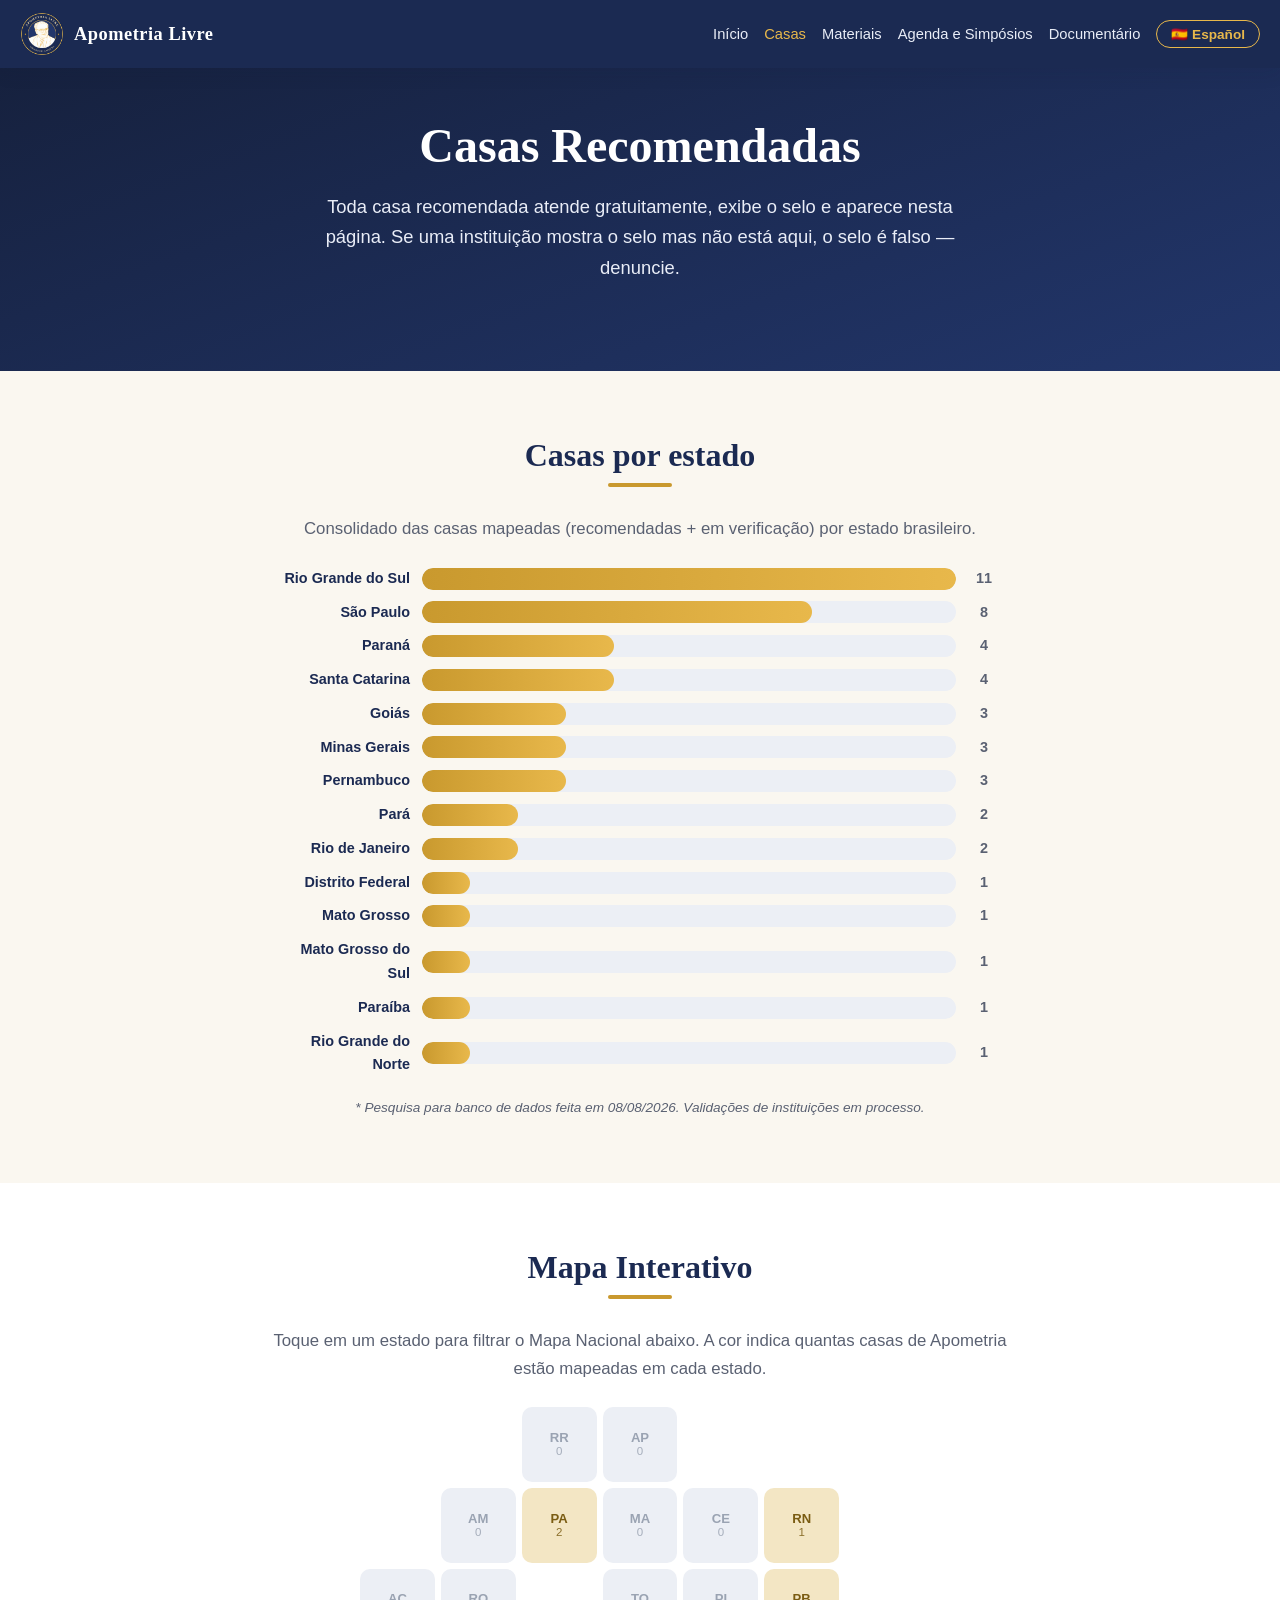
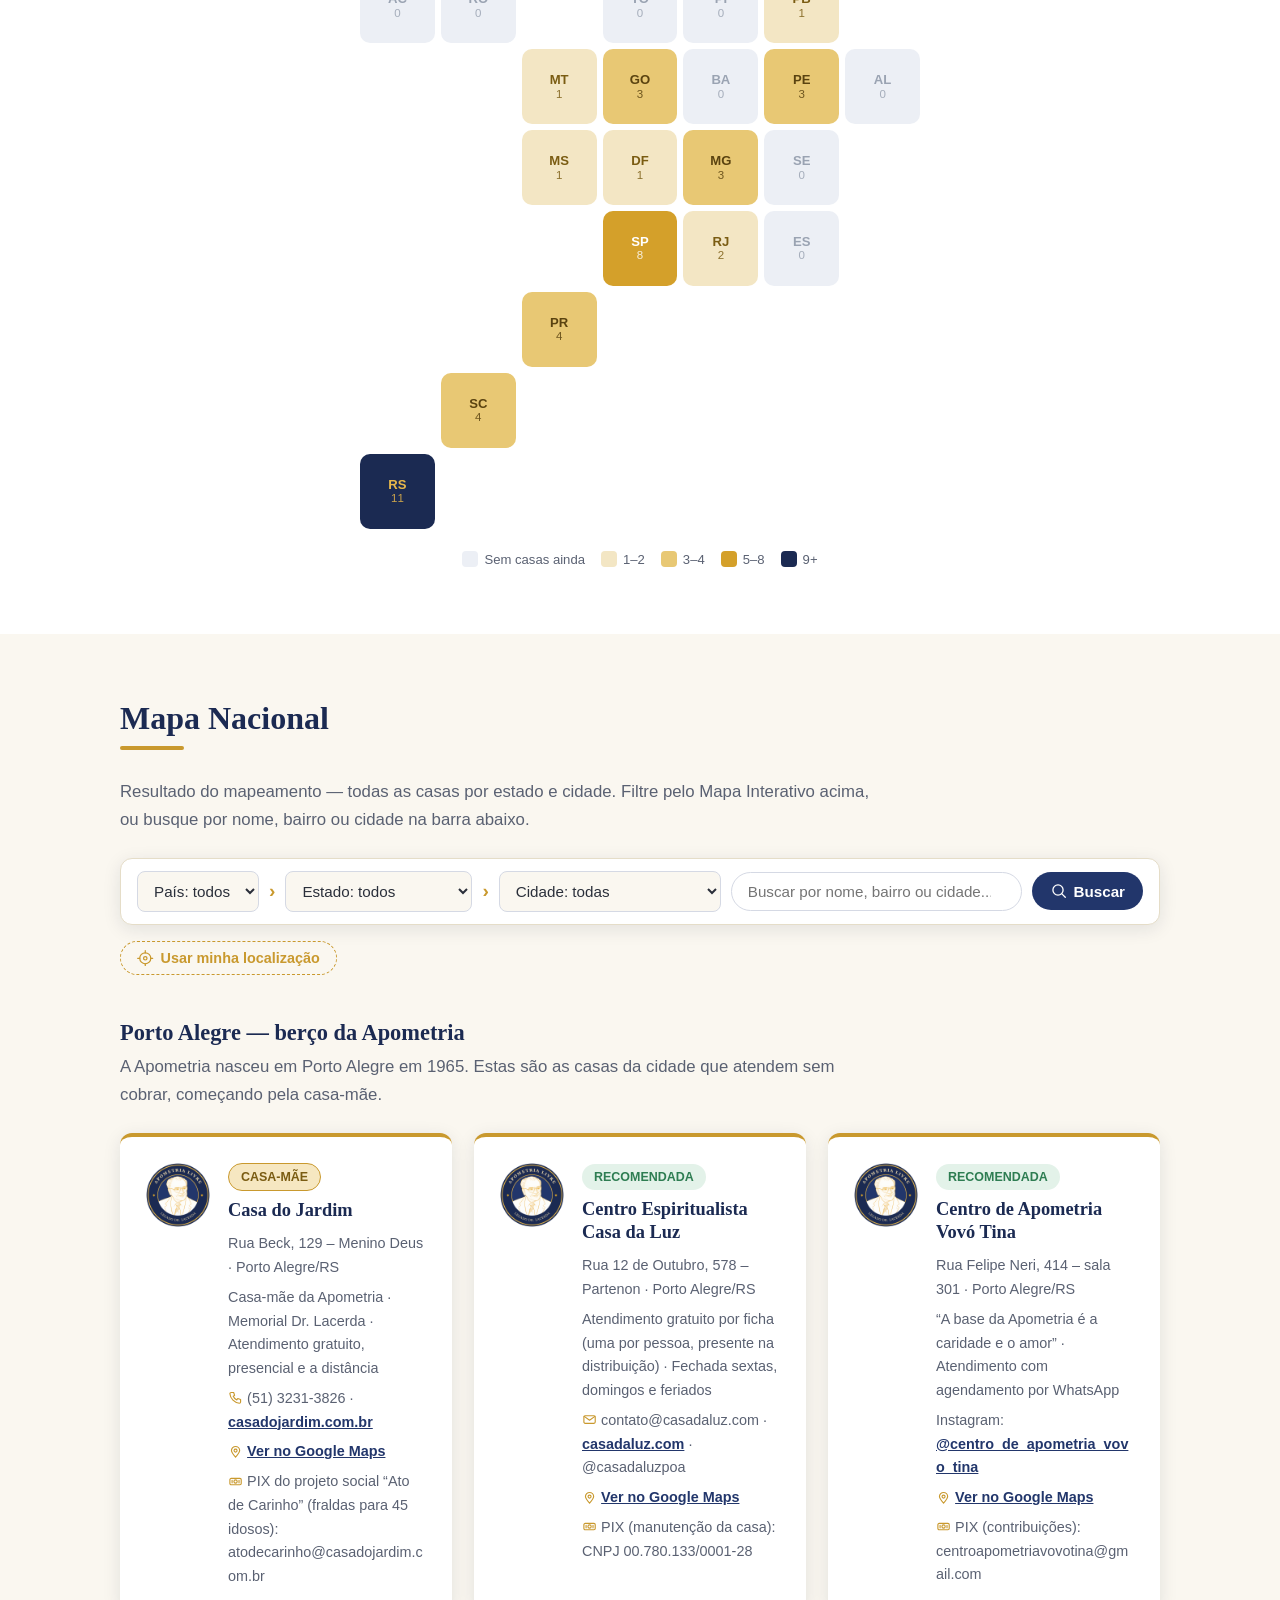
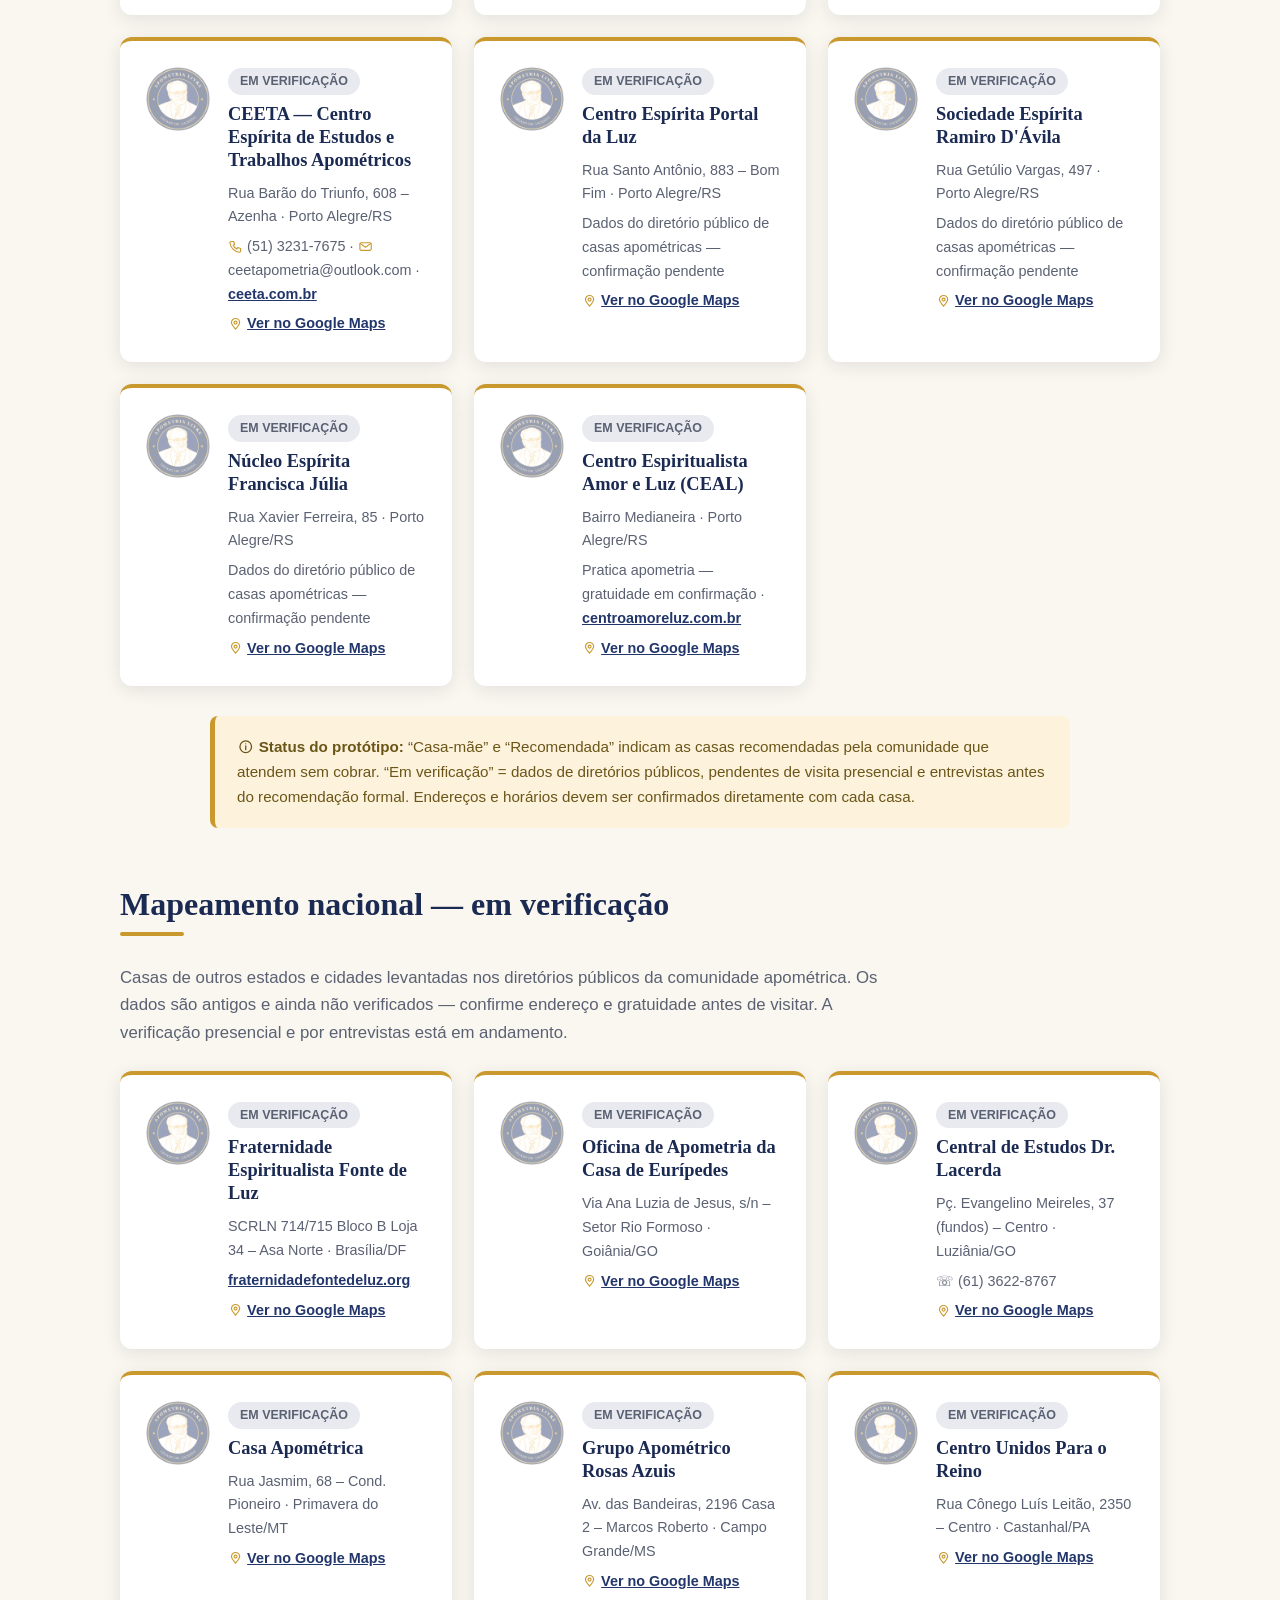
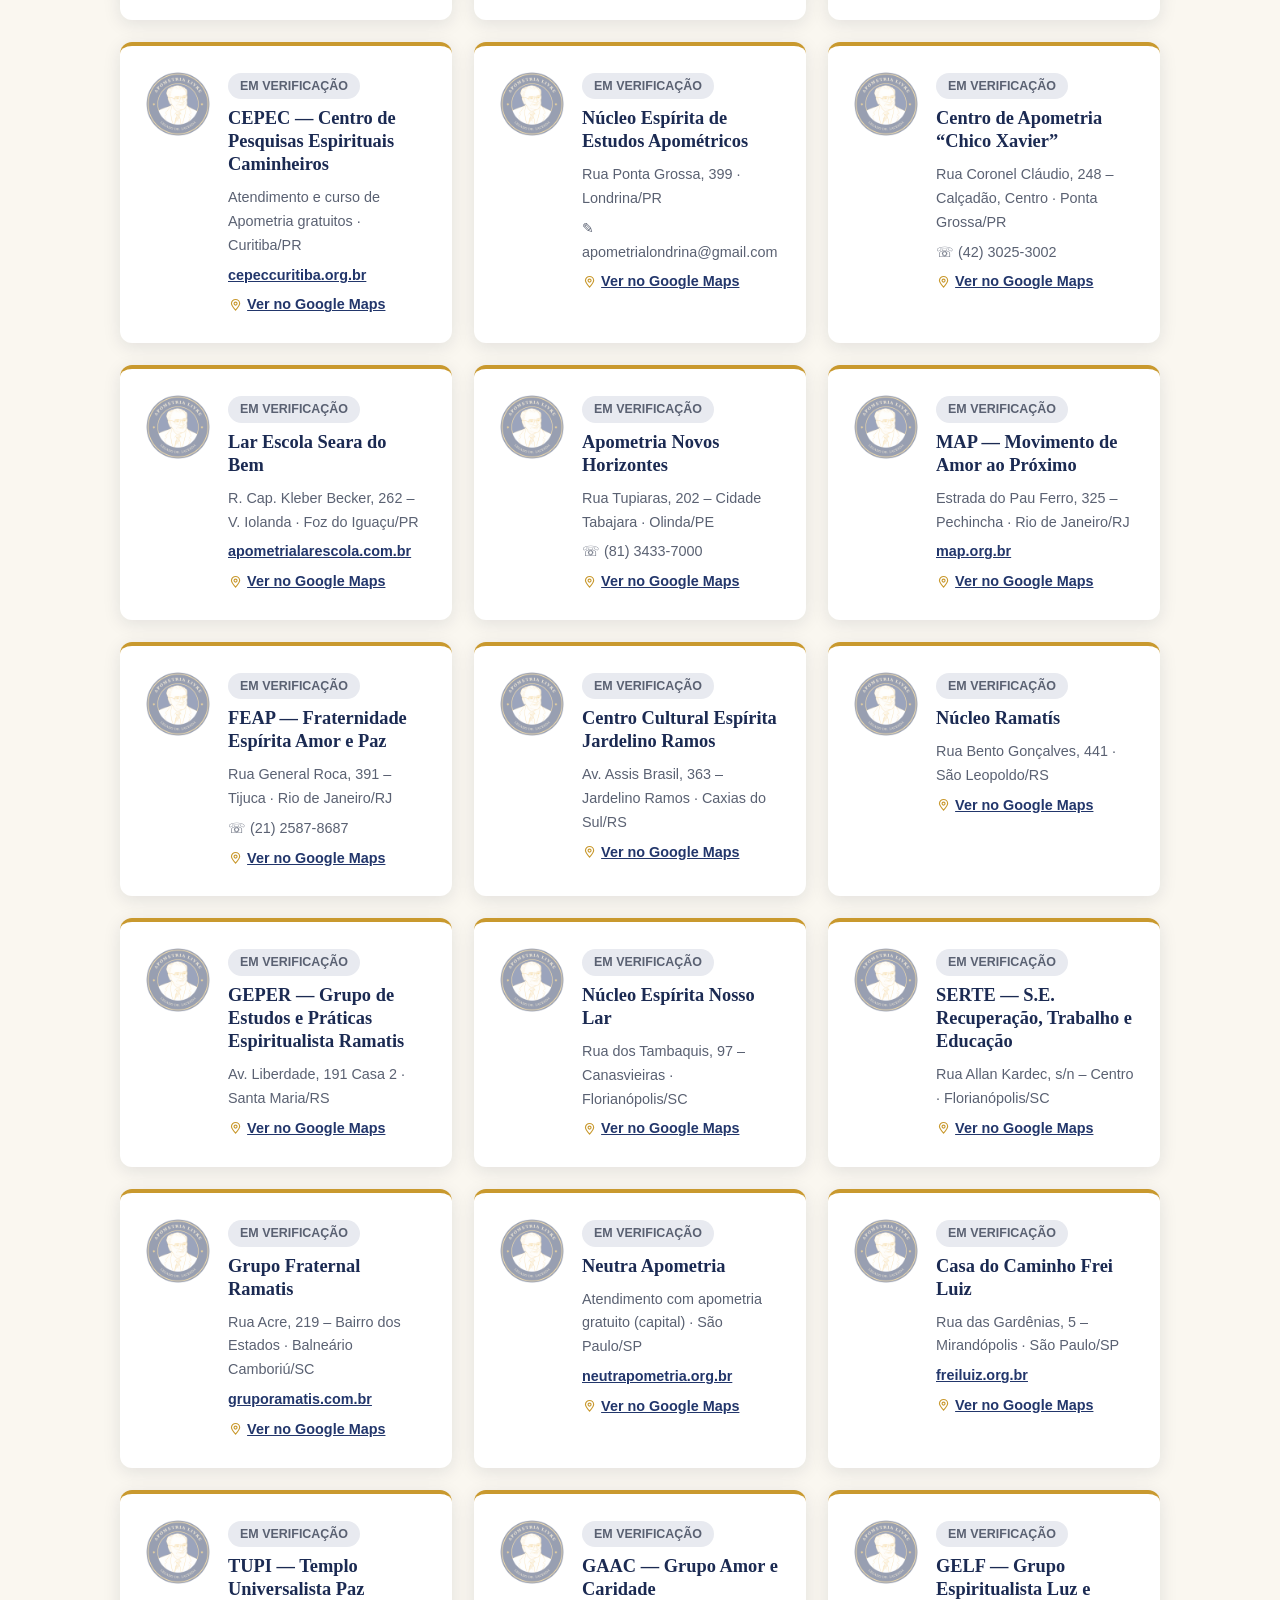
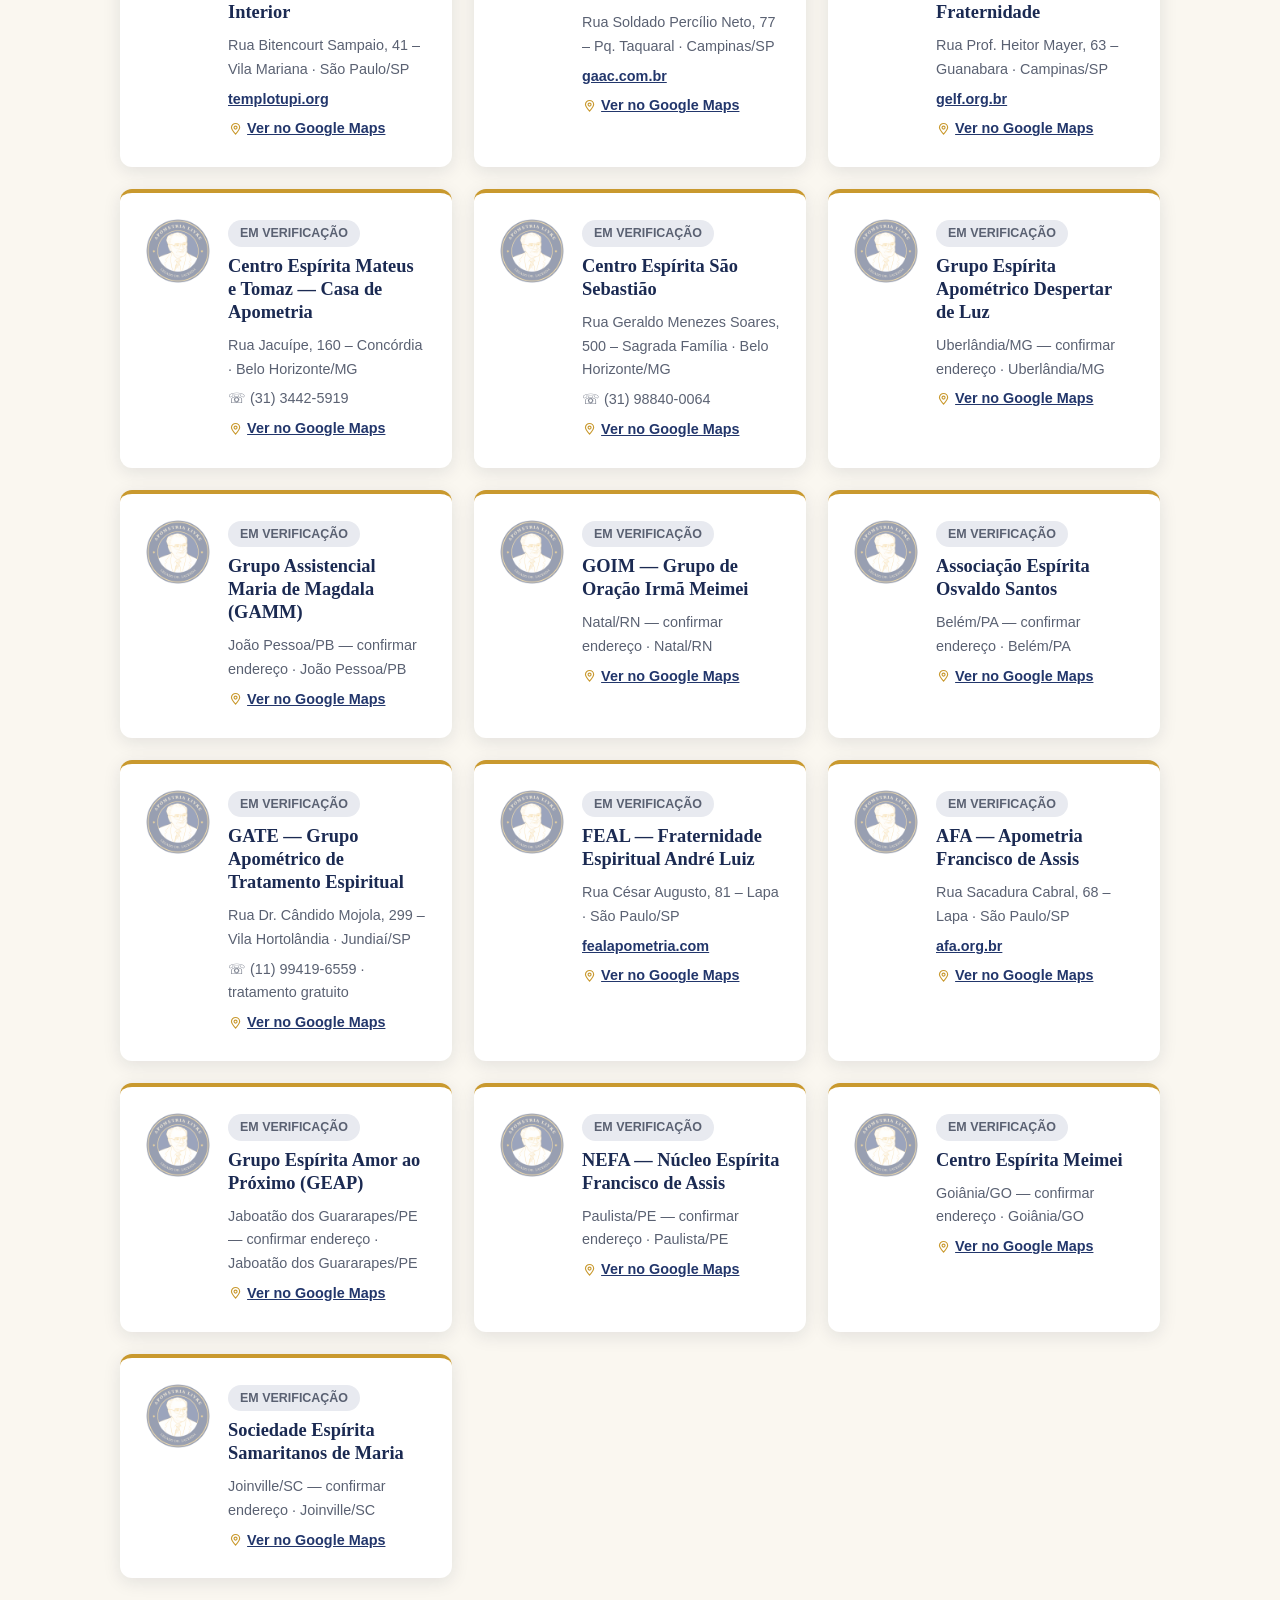
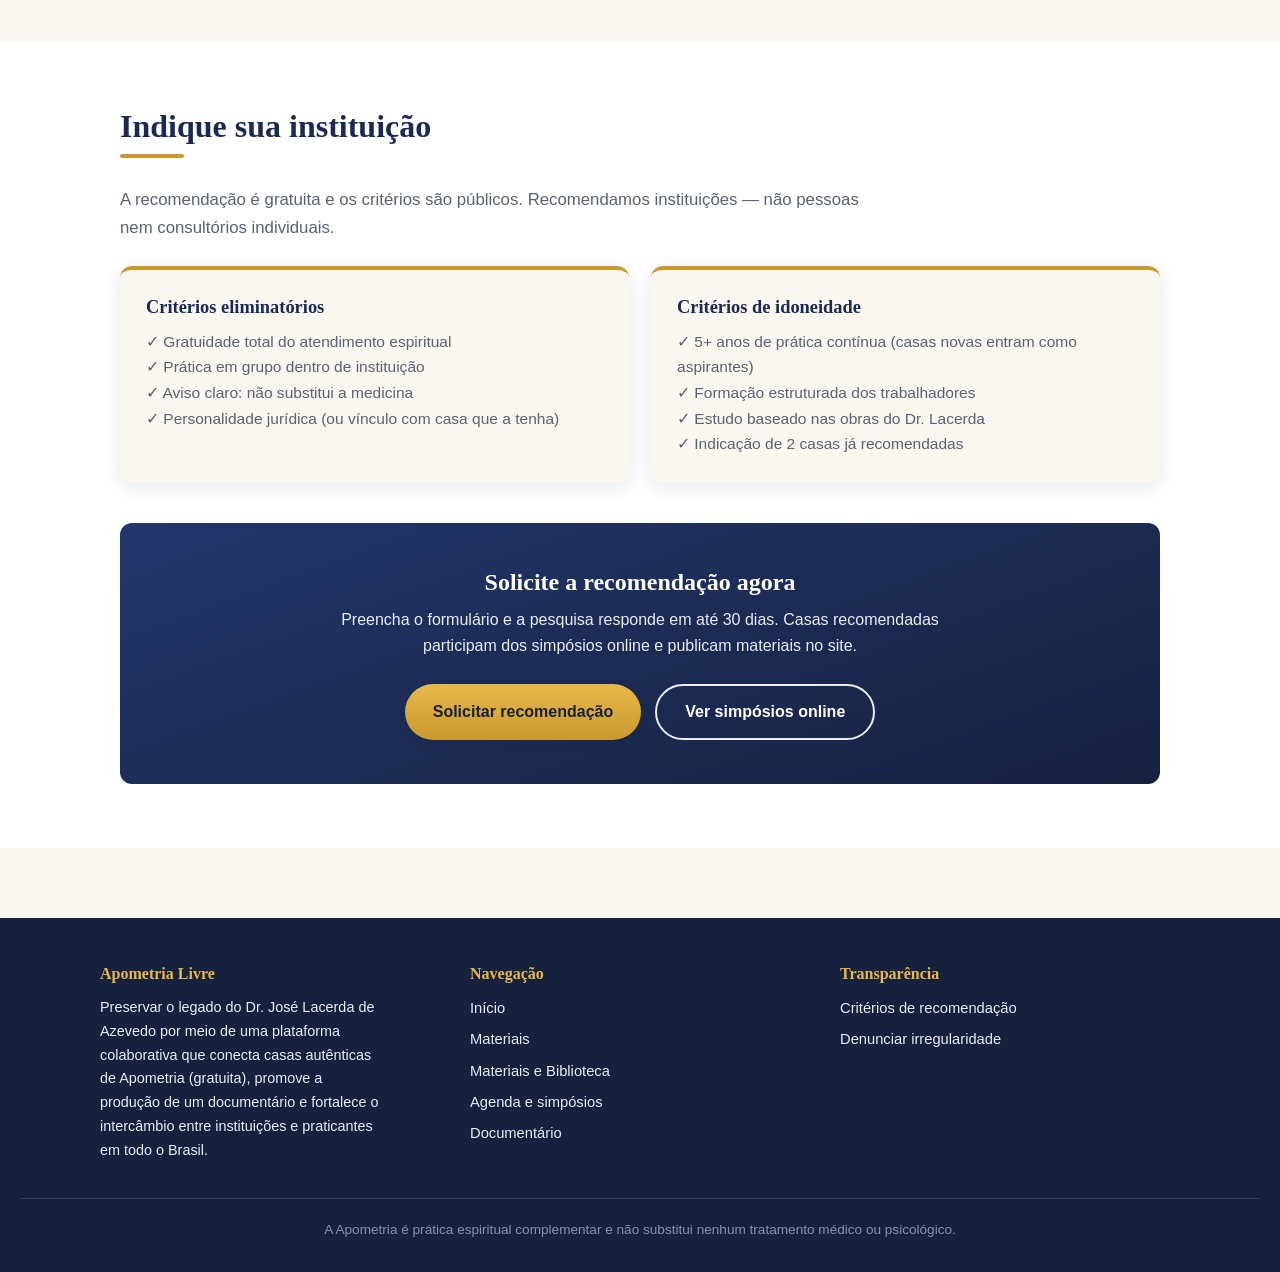
<file: instituicoes.html>
<!DOCTYPE html>
<html lang="pt-BR">
<head>
<meta charset="UTF-8">
<meta name="viewport" content="width=device-width, initial-scale=1.0">
<title>Casas Recomendadas — Apometria Livre</title>
<meta name="description" content="Diretório público das casas recomendadas que praticam a Apometria autêntica e gratuita em Porto Alegre e no Brasil. Verifique o selo antes de buscar atendimento.">
<meta name="theme-color" content="#1b2a52">
<meta property="og:title" content="Casas Recomendadas — Apometria Livre">
<meta property="og:description" content="Diretório público das casas recomendadas que praticam a Apometria autêntica e gratuita em Porto Alegre e no Brasil. Verifique o selo antes de buscar atendimento.">
<meta property="og:type" content="website">
<meta property="og:image" content="https://apometrialivre.org.br/img/og-image.jpg?v=2">
<meta property="og:image:width" content="1200">
<meta property="og:image:height" content="630">
<meta property="og:url" content="https://apometrialivre.org.br/instituicoes.html">
<meta property="og:locale" content="pt_BR">
<meta property="og:locale:alternate" content="es_ES">
<meta name="twitter:card" content="summary_large_image">
<meta name="twitter:image" content="https://apometrialivre.org.br/img/og-image.jpg?v=2">
<link rel="stylesheet" href="css/style.css?v=16">
<link rel="icon" href="img/selo-favicon.png?v=1" type="image/png">
</head>
<body>

<a class="pular" href="#conteudo" data-es="Saltar al contenido">Pular para o conteúdo</a>

<header class="site">
  <nav class="nav">
    <a class="marca" href="index.html">
      <img src="img/selo.png?v=1" alt="Selo Apometria Livre">
      <span data-es="Apometría Libre">Apometria Livre</span>
    </a>
    <button class="lang-toggle lang-mobile">🇪🇸 Español</button>
    <button class="menu-btn" aria-label="Abrir menu">☰</button>
    <ul class="nav-links">
      <li><a href="index.html" data-es="Inicio">Início</a></li>
      <li><a href="instituicoes.html" class="ativo" data-es="Casas">Casas</a></li>
      <li><a href="materiais.html" data-es="Materiales">Materiais</a></li>
      <li><a href="agenda.html" data-es="Agenda y simposios">Agenda e Simpósios</a></li>
      <li><a href="documentario.html" data-es="Documental">Documentário</a></li>
      <li><button class="lang-toggle">🇪🇸 Español</button></li>
    </ul>
  </nav>
</header>

<section id="conteudo" class="hero" style="padding: 48px 20px 56px;">
  <h1 data-es="Casas Recomendadas">Casas Recomendadas</h1>
  <p class="sub" data-es="Toda casa recomendada atiende gratuitamente, exhibe el sello y aparece en esta página. Si una institución muestra el sello pero no está aquí, el sello es falso — denúncialo.">
    Toda casa recomendada atende gratuitamente, exibe o selo e aparece nesta página. Se uma instituição mostra o selo mas não está aqui, o selo é falso — denuncie.
  </p>
</section>

<!-- ==================== GRÁFICO POR ESTADO ==================== -->
<section id="grafico-estados" class="bloco">
  <div class="container" style="text-align:center;">
    <h2 data-es="Casas por estado">Casas por estado</h2>
    <div class="linha-ouro" style="margin-left:auto; margin-right:auto;"></div>
    <p class="intro" style="margin-left:auto; margin-right:auto;" data-es="Consolidado de las casas mapeadas (recomendadas + en verificación) por estado brasileño.">
      Consolidado das casas mapeadas (recomendadas + em verificação) por estado brasileiro.
    </p>
    <div class="grafico-barras" id="grafico-barras"></div>
    <p class="nota-pesquisa" data-es="* Investigación para la base de datos realizada el 08/08/2026. Validaciones de instituciones en proceso.">
      * Pesquisa para banco de dados feita em 08/08/2026. Validações de instituições em processo.
    </p>
  </div>
</section>

<!-- ==================== MAPA NACIONAL ==================== -->
<section id="mapa-nacional" class="bloco alt">
  <div class="container" style="text-align:center;">
    <h2 data-es="Mapa Interactivo">Mapa Interativo</h2>
    <div class="linha-ouro" style="margin-left:auto; margin-right:auto;"></div>
    <p class="intro" style="margin-left:auto; margin-right:auto;" data-es="Toca un estado para filtrar el Mapa Nacional de abajo. El color indica cuántas casas de Apometría hay mapeadas en cada estado.">
      Toque em um estado para filtrar o Mapa Nacional abaixo. A cor indica quantas casas de Apometria estão mapeadas em cada estado.
    </p>
    <div class="mapa-brasil" id="mapa-brasil" role="group" aria-label="Mapa do Brasil por estado"></div>
    <div class="mapa-legenda">
      <span><i style="background:#eceff5;"></i> <span data-es="Sin casas aún">Sem casas ainda</span></span>
      <span><i style="background:#f3e6c4;"></i> 1–2</span>
      <span><i style="background:#e8c874;"></i> 3–4</span>
      <span><i style="background:#d4a02a;"></i> 5–8</span>
      <span><i style="background:#1b2a52;"></i> 9+</span>
    </div>
  </div>
</section>



<section class="bloco">
  <div class="container">
    <h2 data-es="Mapa Nacional">Mapa Nacional</h2>
    <div class="linha-ouro"></div>
    <p class="intro" data-es="Resultado del mapeo — todas las casas por estado y ciudad. Filtra con el mapa interactivo de arriba, o busca por nombre, barrio o ciudad en la barra de abajo.">
      Resultado do mapeamento — todas as casas por estado e cidade. Filtre pelo Mapa Interativo acima, ou busque por nome, bairro ou cidade na barra abaixo.
    </p>
    <nav class="filtro-nav" aria-label="Filtrar casas por localização">
      <label for="filtro-pais" class="sr-oculto">País</label>
      <select id="filtro-pais"></select>
      <span class="filtro-seta" aria-hidden="true">›</span>
      <label for="filtro-estado" class="sr-oculto">Estado</label>
      <select id="filtro-estado"></select>
      <span class="filtro-seta" aria-hidden="true">›</span>
      <label for="filtro-cidade" class="sr-oculto">Cidade</label>
      <select id="filtro-cidade"></select>
      <label for="busca-inst" class="sr-oculto" data-es="Buscar institución">Buscar instituição</label>
      <input id="busca-inst" type="search" placeholder="Buscar por nome, bairro ou cidade..." data-es-placeholder="Buscar por nombre, barrio o ciudad...">
      <button type="button" id="btn-buscar" class="btn-filtro" data-es="<svg class='icn' aria-hidden='true'><use href='img/icones.svg#lupa'/></svg> Buscar"><svg class='icn' aria-hidden='true'><use href='img/icones.svg#lupa'/></svg> Buscar</button>
    </nav>
    <div class="geo-linha">
      <button type="button" id="btn-geo" class="btn-geo" data-es="<svg class='icn' aria-hidden='true'><use href='img/icones.svg#mira'/></svg> Usar mi ubicación"><svg class='icn' aria-hidden='true'><use href='img/icones.svg#mira'/></svg> Usar minha localização</button>
      <span id="geo-msg" class="geo-msg" role="status"></span>
    </div>

    <!-- Card de inscrição: aparece quando a busca/filtros não encontram nenhuma casa -->
    <div id="card-inscricao" class="cta-faixa" style="display:none; margin-top:10px;">
      <p id="msg-sem-resultado" style="font-family:var(--serif); font-size:1.35rem; color:var(--branco); margin-bottom:6px;"></p>
      <h3 data-es="¿Conoces una casa aquí? Ayúdanos a mapearla">Conhece uma casa aqui? Ajude a mapear</h3>
      <p data-es="Si practicas o conoces la Apometría gratuita y colectiva en esta región, inscribe la casa para agendar una conversación y entrar en la lista — o busca orientación para evolucionar la práctica dentro del legado del Dr. Lacerda.">
        Se você pratica ou conhece a Apometria gratuita e coletiva nesta região, inscreva a casa para agendar uma conversa e entrar na listagem — ou busque orientação para evoluir a prática dentro do legado do Dr. Lacerda.
      </p>
      <div class="botoes">
        <button type="button" class="btn btn-ouro" data-abre-modal="modal-inscricao" data-es="Inscribir mi casa">Inscrever minha casa</button>
        <a class="btn btn-vazado" href="https://wa.me/5511944416611?text=Ol%C3%A1!%20Quero%20saber%20mais%20sobre%20a%20Apometria%20Livre." target="_blank" rel="noopener"><svg class='icn' aria-hidden='true'><use href='img/icones.svg#balao'/></svg> WhatsApp</a>
      </div>
    </div>

    <h3 class="sub-secao" data-es="Porto Alegre — cuna de la Apometría">Porto Alegre — berço da Apometria</h3>
    <p class="intro" data-es="La Apometría nació en Porto Alegre en 1965. Estas son las casas de la ciudad que atienden sin cobrar, comenzando por la casa madre.">
      A Apometria nasceu em Porto Alegre em 1965. Estas são as casas da cidade que atendem sem cobrar, começando pela casa-mãe.
    </p>

    <div class="grade c2">
      <div class="cartao inst-cartao" data-pais="Brasil" data-estado="RS" data-cidade="Porto Alegre">
        <div class="inst">
          <img src="img/selo.png?v=1" alt="Selo de certificação">
          <div>
            <span class="badge mae" data-es="CASA MADRE">CASA-MÃE</span>
            <h3 style="margin-top:8px;">Casa do Jardim</h3>
            <div class="meta">Rua Beck, 129 – Menino Deus · Porto Alegre/RS</div>
            <div class="meta" data-es="Casa madre de la Apometría · Memorial Dr. Lacerda · Asistencia gratuita, presencial y a distancia">Casa-mãe da Apometria · Memorial Dr. Lacerda · Atendimento gratuito, presencial e a distância</div>
            <div class="meta"><svg class='icn' aria-hidden='true'><use href='img/icones.svg#fone'/></svg> (51) 3231-3826 · <a class="ver" href="https://www.casadojardim.com.br/" target="_blank" rel="noopener">casadojardim.com.br</a></div>
            <div class="meta"><svg class='icn' aria-hidden='true'><use href='img/icones.svg#pino'/></svg> <a class="ver" href="https://www.google.com/maps/search/?api=1&amp;query=Casa+do+Jardim+Rua+Beck+129+Menino+Deus+Porto+Alegre" target="_blank" rel="noopener" data-es="Ver en Google Maps">Ver no Google Maps</a></div>
            <div class="meta" data-es="<svg class='icn' aria-hidden='true'><use href='img/icones.svg#moeda'/></svg> PIX del proyecto social «Ato de Carinho» (pañales para 45 ancianos): atodecarinho@casadojardim.com.br"><svg class='icn' aria-hidden='true'><use href='img/icones.svg#moeda'/></svg> PIX do projeto social “Ato de Carinho” (fraldas para 45 idosos): atodecarinho@casadojardim.com.br</div>
          </div>
        </div>
      </div>

      <div class="cartao inst-cartao" data-pais="Brasil" data-estado="RS" data-cidade="Porto Alegre">
        <div class="inst">
          <img src="img/selo.png?v=1" alt="Selo de certificação">
          <div>
            <span class="badge cert" data-es="RECOMENDADA">RECOMENDADA</span>
            <h3 style="margin-top:8px;">Centro Espiritualista Casa da Luz</h3>
            <div class="meta">Rua 12 de Outubro, 578 – Partenon · Porto Alegre/RS</div>
            <div class="meta" data-es="Asistencia gratuita por ficha (una por persona, presente en la distribución) · Cerrada viernes, domingos y feriados">Atendimento gratuito por ficha (uma por pessoa, presente na distribuição) · Fechada sextas, domingos e feriados</div>
            <div class="meta"><svg class='icn' aria-hidden='true'><use href='img/icones.svg#email'/></svg> contato@casadaluz.com · <a class="ver" href="http://www.casadaluz.com/" target="_blank" rel="noopener">casadaluz.com</a> · @casadaluzpoa</div>
            <div class="meta"><svg class='icn' aria-hidden='true'><use href='img/icones.svg#pino'/></svg> <a class="ver" href="https://www.google.com/maps/search/?api=1&amp;query=Centro+Espiritualista+Casa+da+Luz+Rua+12+de+Outubro+578+Partenon+Porto+Alegre" target="_blank" rel="noopener" data-es="Ver en Google Maps">Ver no Google Maps</a></div>
            <div class="meta" data-es="<svg class='icn' aria-hidden='true'><use href='img/icones.svg#moeda'/></svg> PIX (mantenimiento de la casa): CNPJ 00.780.133/0001-28"><svg class='icn' aria-hidden='true'><use href='img/icones.svg#moeda'/></svg> PIX (manutenção da casa): CNPJ 00.780.133/0001-28</div>
          </div>
        </div>
      </div>

      <div class="cartao inst-cartao" data-pais="Brasil" data-estado="RS" data-cidade="Porto Alegre">
        <div class="inst">
          <img src="img/selo.png?v=1" alt="Selo de certificação">
          <div>
            <span class="badge cert" data-es="RECOMENDADA">RECOMENDADA</span>
            <h3 style="margin-top:8px;">Centro de Apometria Vovó Tina</h3>
            <div class="meta">Rua Felipe Neri, 414 – sala 301 · Porto Alegre/RS</div>
            <div class="meta" data-es="«La base de la Apometría es la caridad y el amor» · Atención con agendamiento por WhatsApp">“A base da Apometria é a caridade e o amor” · Atendimento com agendamento por WhatsApp</div>
            <div class="meta">Instagram: <a class="ver" href="https://www.instagram.com/centro_de_apometria_vovo_tina/" target="_blank" rel="noopener">@centro_de_apometria_vovo_tina</a></div>
            <div class="meta"><svg class='icn' aria-hidden='true'><use href='img/icones.svg#pino'/></svg> <a class="ver" href="https://www.google.com/maps/search/?api=1&amp;query=Centro+de+Apometria+Vovo+Tina+Rua+Felipe+Neri+414+Porto+Alegre" target="_blank" rel="noopener" data-es="Ver en Google Maps">Ver no Google Maps</a></div>
            <div class="meta" data-es="<svg class='icn' aria-hidden='true'><use href='img/icones.svg#moeda'/></svg> PIX (contribuciones): centroapometriavovotina@gmail.com"><svg class='icn' aria-hidden='true'><use href='img/icones.svg#moeda'/></svg> PIX (contribuições): centroapometriavovotina@gmail.com</div>
          </div>
        </div>
      </div>

      <div class="cartao inst-cartao" data-pais="Brasil" data-estado="RS" data-cidade="Porto Alegre">
        <div class="inst">
          <img src="img/selo.png?v=1" alt="Selo de certificação" style="opacity:0.45;">
          <div>
            <span class="badge verif" data-es="EN VERIFICACIÓN">EM VERIFICAÇÃO</span>
            <h3 style="margin-top:8px;">CEETA — Centro Espírita de Estudos e Trabalhos Apométricos</h3>
            <div class="meta">Rua Barão do Triunfo, 608 – Azenha · Porto Alegre/RS</div>
            <div class="meta"><svg class='icn' aria-hidden='true'><use href='img/icones.svg#fone'/></svg> (51) 3231-7675 · <svg class='icn' aria-hidden='true'><use href='img/icones.svg#email'/></svg> ceetapometria@outlook.com · <a class="ver" href="http://www.ceeta.com.br" target="_blank" rel="noopener">ceeta.com.br</a></div>
            <div class="meta"><svg class='icn' aria-hidden='true'><use href='img/icones.svg#pino'/></svg> <a class="ver" href="https://www.google.com/maps/search/?api=1&amp;query=CEETA+Centro+Espirita+Rua+Barao+do+Triunfo+608+Azenha+Porto+Alegre" target="_blank" rel="noopener" data-es="Ver en Google Maps">Ver no Google Maps</a></div>
          </div>
        </div>
      </div>

      <div class="cartao inst-cartao" data-pais="Brasil" data-estado="RS" data-cidade="Porto Alegre">
        <div class="inst">
          <img src="img/selo.png?v=1" alt="Selo de certificação" style="opacity:0.45;">
          <div>
            <span class="badge verif" data-es="EN VERIFICACIÓN">EM VERIFICAÇÃO</span>
            <h3 style="margin-top:8px;">Centro Espírita Portal da Luz</h3>
            <div class="meta">Rua Santo Antônio, 883 – Bom Fim · Porto Alegre/RS</div>
            <div class="meta" data-es="Datos del directorio público de casas apométricas — confirmación pendiente">Dados do diretório público de casas apométricas — confirmação pendente</div>
            <div class="meta"><svg class='icn' aria-hidden='true'><use href='img/icones.svg#pino'/></svg> <a class="ver" href="https://www.google.com/maps/search/?api=1&amp;query=Centro+Espirita+Portal+da+Luz+Rua+Santo+Antonio+883+Bom+Fim+Porto+Alegre" target="_blank" rel="noopener" data-es="Ver en Google Maps">Ver no Google Maps</a></div>
          </div>
        </div>
      </div>

      <div class="cartao inst-cartao" data-pais="Brasil" data-estado="RS" data-cidade="Porto Alegre">
        <div class="inst">
          <img src="img/selo.png?v=1" alt="Selo de certificação" style="opacity:0.45;">
          <div>
            <span class="badge verif" data-es="EN VERIFICACIÓN">EM VERIFICAÇÃO</span>
            <h3 style="margin-top:8px;">Sociedade Espírita Ramiro D'Ávila</h3>
            <div class="meta">Rua Getúlio Vargas, 497 · Porto Alegre/RS</div>
            <div class="meta" data-es="Datos del directorio público de casas apométricas — confirmación pendiente">Dados do diretório público de casas apométricas — confirmação pendente</div>
            <div class="meta"><svg class='icn' aria-hidden='true'><use href='img/icones.svg#pino'/></svg> <a class="ver" href="https://www.google.com/maps/search/?api=1&amp;query=Sociedade+Espirita+Ramiro+D%27Avila+Rua+Getulio+Vargas+497+Porto+Alegre" target="_blank" rel="noopener" data-es="Ver en Google Maps">Ver no Google Maps</a></div>
          </div>
        </div>
      </div>

      <div class="cartao inst-cartao" data-pais="Brasil" data-estado="RS" data-cidade="Porto Alegre">
        <div class="inst">
          <img src="img/selo.png?v=1" alt="Selo de certificação" style="opacity:0.45;">
          <div>
            <span class="badge verif" data-es="EN VERIFICACIÓN">EM VERIFICAÇÃO</span>
            <h3 style="margin-top:8px;">Núcleo Espírita Francisca Júlia</h3>
            <div class="meta">Rua Xavier Ferreira, 85 · Porto Alegre/RS</div>
            <div class="meta" data-es="Datos del directorio público de casas apométricas — confirmación pendiente">Dados do diretório público de casas apométricas — confirmação pendente</div>
            <div class="meta"><svg class='icn' aria-hidden='true'><use href='img/icones.svg#pino'/></svg> <a class="ver" href="https://www.google.com/maps/search/?api=1&amp;query=Nucleo+Espirita+Francisca+Julia+Rua+Xavier+Ferreira+85+Porto+Alegre" target="_blank" rel="noopener" data-es="Ver en Google Maps">Ver no Google Maps</a></div>
          </div>
        </div>
      </div>

      <div class="cartao inst-cartao" data-pais="Brasil" data-estado="RS" data-cidade="Porto Alegre">
        <div class="inst">
          <img src="img/selo.png?v=1" alt="Selo de certificação" style="opacity:0.45;">
          <div>
            <span class="badge verif" data-es="EN VERIFICACIÓN">EM VERIFICAÇÃO</span>
            <h3 style="margin-top:8px;">Centro Espiritualista Amor e Luz (CEAL)</h3>
            <div class="meta">Bairro Medianeira · Porto Alegre/RS</div>
            <div class="meta" data-es="Practica apometría — gratuidad en confirmación · centroamoreluz.com.br">Pratica apometria — gratuidade em confirmação · <a class="ver" href="https://www.centroamoreluz.com.br/" target="_blank" rel="noopener">centroamoreluz.com.br</a></div>
            <div class="meta"><svg class='icn' aria-hidden='true'><use href='img/icones.svg#pino'/></svg> <a class="ver" href="https://www.google.com/maps/search/?api=1&amp;query=Centro+Espiritualista+Amor+e+Luz+Medianeira+Porto+Alegre" target="_blank" rel="noopener" data-es="Ver en Google Maps">Ver no Google Maps</a></div>
          </div>
        </div>
      </div>
    </div>

    <div class="aviso" data-es="<svg class='icn' aria-hidden='true'><use href='img/icones.svg#info'/></svg> Estado del prototipo: «Casa madre» y «Recomendada» indican las casas recomendadas por la comunidad que atienden sin cobrar. «En verificación» = datos de directorios públicos, pendientes de visita presencial y entrevistas antes de la recomendación formal. Direcciones y horarios deben confirmarse directamente con cada casa.">
      <svg class='icn' aria-hidden='true'><use href='img/icones.svg#info'/></svg> <strong>Status do protótipo:</strong> “Casa-mãe” e “Recomendada” indicam as casas recomendadas pela comunidade que atendem sem cobrar. “Em verificação” = dados de diretórios públicos, pendentes de visita presencial e entrevistas antes do recomendação formal. Endereços e horários devem ser confirmados diretamente com cada casa.
    </div>

    <h2 style="margin-top:56px;" data-es="Mapeo nacional — en verificación">Mapeamento nacional — em verificação</h2>
    <div class="linha-ouro"></div>
    <p class="intro" data-es="Casas de otros estados y ciudades levantadas en los directorios públicos de la comunidad apométrica. Los datos son antiguos y aún no verificados — confirma dirección y gratuidad antes de visitar. La verificación presencial y por entrevistas está en curso.">
      Casas de outros estados e cidades levantadas nos diretórios públicos da comunidade apométrica. Os dados são antigos e ainda não verificados — confirme endereço e gratuidade antes de visitar. A verificação presencial e por entrevistas está em andamento.
    </p>
    <div class="grade c2">
      <div class="cartao inst-cartao" data-pais="Brasil" data-estado="DF" data-cidade="Brasília">
        <div class="inst">
          <img src="img/selo.png?v=1" alt="Selo de certificação" style="opacity:0.45;">
          <div>
            <span class="badge verif" data-es="EN VERIFICACIÓN">EM VERIFICAÇÃO</span>
            <h3 style="margin-top:8px;">Fraternidade Espiritualista Fonte de Luz</h3>
            <div class="meta">SCRLN 714/715 Bloco B Loja 34 – Asa Norte · Brasília/DF</div>
            <div class="meta"><a class="ver" href="http://www.fraternidadefontedeluz.org" target="_blank" rel="noopener">fraternidadefontedeluz.org</a></div>
            <div class="meta"><svg class='icn' aria-hidden='true'><use href='img/icones.svg#pino'/></svg> <a class="ver" href="https://www.google.com/maps/search/?api=1&query=Fraternidade+Fonte+de+Luz+SCRLN+714+Asa+Norte+Brasilia" target="_blank" rel="noopener" data-es="Ver en Google Maps">Ver no Google Maps</a></div>
          </div>
        </div>
      </div>

      <div class="cartao inst-cartao" data-pais="Brasil" data-estado="GO" data-cidade="Goiânia">
        <div class="inst">
          <img src="img/selo.png?v=1" alt="Selo de certificação" style="opacity:0.45;">
          <div>
            <span class="badge verif" data-es="EN VERIFICACIÓN">EM VERIFICAÇÃO</span>
            <h3 style="margin-top:8px;">Oficina de Apometria da Casa de Eurípedes</h3>
            <div class="meta">Via Ana Luzia de Jesus, s/n – Setor Rio Formoso · Goiânia/GO</div>
            <div class="meta"><svg class='icn' aria-hidden='true'><use href='img/icones.svg#pino'/></svg> <a class="ver" href="https://www.google.com/maps/search/?api=1&query=Casa+de+Euripedes+Goiania" target="_blank" rel="noopener" data-es="Ver en Google Maps">Ver no Google Maps</a></div>
          </div>
        </div>
      </div>

      <div class="cartao inst-cartao" data-pais="Brasil" data-estado="GO" data-cidade="Luziânia">
        <div class="inst">
          <img src="img/selo.png?v=1" alt="Selo de certificação" style="opacity:0.45;">
          <div>
            <span class="badge verif" data-es="EN VERIFICACIÓN">EM VERIFICAÇÃO</span>
            <h3 style="margin-top:8px;">Central de Estudos Dr. Lacerda</h3>
            <div class="meta">Pç. Evangelino Meireles, 37 (fundos) – Centro · Luziânia/GO</div>
            <div class="meta">☏ (61) 3622-8767</div>
            <div class="meta"><svg class='icn' aria-hidden='true'><use href='img/icones.svg#pino'/></svg> <a class="ver" href="https://www.google.com/maps/search/?api=1&query=Praca+Evangelino+Meireles+37+Luziania+GO" target="_blank" rel="noopener" data-es="Ver en Google Maps">Ver no Google Maps</a></div>
          </div>
        </div>
      </div>

      <div class="cartao inst-cartao" data-pais="Brasil" data-estado="MT" data-cidade="Primavera do Leste">
        <div class="inst">
          <img src="img/selo.png?v=1" alt="Selo de certificação" style="opacity:0.45;">
          <div>
            <span class="badge verif" data-es="EN VERIFICACIÓN">EM VERIFICAÇÃO</span>
            <h3 style="margin-top:8px;">Casa Apométrica</h3>
            <div class="meta">Rua Jasmim, 68 – Cond. Pioneiro · Primavera do Leste/MT</div>
            <div class="meta"><svg class='icn' aria-hidden='true'><use href='img/icones.svg#pino'/></svg> <a class="ver" href="https://www.google.com/maps/search/?api=1&query=Rua+Jasmim+68+Primavera+do+Leste+MT" target="_blank" rel="noopener" data-es="Ver en Google Maps">Ver no Google Maps</a></div>
          </div>
        </div>
      </div>

      <div class="cartao inst-cartao" data-pais="Brasil" data-estado="MS" data-cidade="Campo Grande">
        <div class="inst">
          <img src="img/selo.png?v=1" alt="Selo de certificação" style="opacity:0.45;">
          <div>
            <span class="badge verif" data-es="EN VERIFICACIÓN">EM VERIFICAÇÃO</span>
            <h3 style="margin-top:8px;">Grupo Apométrico Rosas Azuis</h3>
            <div class="meta">Av. das Bandeiras, 2196 Casa 2 – Marcos Roberto · Campo Grande/MS</div>
            <div class="meta"><svg class='icn' aria-hidden='true'><use href='img/icones.svg#pino'/></svg> <a class="ver" href="https://www.google.com/maps/search/?api=1&query=Avenida+das+Bandeiras+2196+Campo+Grande+MS" target="_blank" rel="noopener" data-es="Ver en Google Maps">Ver no Google Maps</a></div>
          </div>
        </div>
      </div>

      <div class="cartao inst-cartao" data-pais="Brasil" data-estado="PA" data-cidade="Castanhal">
        <div class="inst">
          <img src="img/selo.png?v=1" alt="Selo de certificação" style="opacity:0.45;">
          <div>
            <span class="badge verif" data-es="EN VERIFICACIÓN">EM VERIFICAÇÃO</span>
            <h3 style="margin-top:8px;">Centro Unidos Para o Reino</h3>
            <div class="meta">Rua Cônego Luís Leitão, 2350 – Centro · Castanhal/PA</div>
            <div class="meta"><svg class='icn' aria-hidden='true'><use href='img/icones.svg#pino'/></svg> <a class="ver" href="https://www.google.com/maps/search/?api=1&query=Rua+Conego+Luis+Leitao+2350+Castanhal+PA" target="_blank" rel="noopener" data-es="Ver en Google Maps">Ver no Google Maps</a></div>
          </div>
        </div>
      </div>

      <div class="cartao inst-cartao" data-pais="Brasil" data-estado="PR" data-cidade="Curitiba">
        <div class="inst">
          <img src="img/selo.png?v=1" alt="Selo de certificação" style="opacity:0.45;">
          <div>
            <span class="badge verif" data-es="EN VERIFICACIÓN">EM VERIFICAÇÃO</span>
            <h3 style="margin-top:8px;">CEPEC — Centro de Pesquisas Espirituais Caminheiros</h3>
            <div class="meta">Atendimento e curso de Apometria gratuitos · Curitiba/PR</div>
            <div class="meta"><a class="ver" href="https://www.cepeccuritiba.org.br" target="_blank" rel="noopener">cepeccuritiba.org.br</a></div>
            <div class="meta"><svg class='icn' aria-hidden='true'><use href='img/icones.svg#pino'/></svg> <a class="ver" href="https://www.google.com/maps/search/?api=1&query=CEPEC+Centro+de+Pesquisas+Espirituais+Caminheiros+Curitiba" target="_blank" rel="noopener" data-es="Ver en Google Maps">Ver no Google Maps</a></div>
          </div>
        </div>
      </div>

      <div class="cartao inst-cartao" data-pais="Brasil" data-estado="PR" data-cidade="Londrina">
        <div class="inst">
          <img src="img/selo.png?v=1" alt="Selo de certificação" style="opacity:0.45;">
          <div>
            <span class="badge verif" data-es="EN VERIFICACIÓN">EM VERIFICAÇÃO</span>
            <h3 style="margin-top:8px;">Núcleo Espírita de Estudos Apométricos</h3>
            <div class="meta">Rua Ponta Grossa, 399 · Londrina/PR</div>
            <div class="meta">✎ apometrialondrina@gmail.com</div>
            <div class="meta"><svg class='icn' aria-hidden='true'><use href='img/icones.svg#pino'/></svg> <a class="ver" href="https://www.google.com/maps/search/?api=1&query=Rua+Ponta+Grossa+399+Londrina+PR" target="_blank" rel="noopener" data-es="Ver en Google Maps">Ver no Google Maps</a></div>
          </div>
        </div>
      </div>

      <div class="cartao inst-cartao" data-pais="Brasil" data-estado="PR" data-cidade="Ponta Grossa">
        <div class="inst">
          <img src="img/selo.png?v=1" alt="Selo de certificação" style="opacity:0.45;">
          <div>
            <span class="badge verif" data-es="EN VERIFICACIÓN">EM VERIFICAÇÃO</span>
            <h3 style="margin-top:8px;">Centro de Apometria “Chico Xavier”</h3>
            <div class="meta">Rua Coronel Cláudio, 248 – Calçadão, Centro · Ponta Grossa/PR</div>
            <div class="meta">☏ (42) 3025-3002</div>
            <div class="meta"><svg class='icn' aria-hidden='true'><use href='img/icones.svg#pino'/></svg> <a class="ver" href="https://www.google.com/maps/search/?api=1&query=Rua+Coronel+Claudio+248+Ponta+Grossa+PR" target="_blank" rel="noopener" data-es="Ver en Google Maps">Ver no Google Maps</a></div>
          </div>
        </div>
      </div>

      <div class="cartao inst-cartao" data-pais="Brasil" data-estado="PR" data-cidade="Foz do Iguaçu">
        <div class="inst">
          <img src="img/selo.png?v=1" alt="Selo de certificação" style="opacity:0.45;">
          <div>
            <span class="badge verif" data-es="EN VERIFICACIÓN">EM VERIFICAÇÃO</span>
            <h3 style="margin-top:8px;">Lar Escola Seara do Bem</h3>
            <div class="meta">R. Cap. Kleber Becker, 262 – V. Iolanda · Foz do Iguaçu/PR</div>
            <div class="meta"><a class="ver" href="http://www.apometrialarescola.com.br" target="_blank" rel="noopener">apometrialarescola.com.br</a></div>
            <div class="meta"><svg class='icn' aria-hidden='true'><use href='img/icones.svg#pino'/></svg> <a class="ver" href="https://www.google.com/maps/search/?api=1&query=Lar+Escola+Seara+do+Bem+Foz+do+Iguacu" target="_blank" rel="noopener" data-es="Ver en Google Maps">Ver no Google Maps</a></div>
          </div>
        </div>
      </div>

      <div class="cartao inst-cartao" data-pais="Brasil" data-estado="PE" data-cidade="Olinda">
        <div class="inst">
          <img src="img/selo.png?v=1" alt="Selo de certificação" style="opacity:0.45;">
          <div>
            <span class="badge verif" data-es="EN VERIFICACIÓN">EM VERIFICAÇÃO</span>
            <h3 style="margin-top:8px;">Apometria Novos Horizontes</h3>
            <div class="meta">Rua Tupiaras, 202 – Cidade Tabajara · Olinda/PE</div>
            <div class="meta">☏ (81) 3433-7000</div>
            <div class="meta"><svg class='icn' aria-hidden='true'><use href='img/icones.svg#pino'/></svg> <a class="ver" href="https://www.google.com/maps/search/?api=1&query=Rua+Tupiaras+202+Olinda+PE" target="_blank" rel="noopener" data-es="Ver en Google Maps">Ver no Google Maps</a></div>
          </div>
        </div>
      </div>

      <div class="cartao inst-cartao" data-pais="Brasil" data-estado="RJ" data-cidade="Rio de Janeiro">
        <div class="inst">
          <img src="img/selo.png?v=1" alt="Selo de certificação" style="opacity:0.45;">
          <div>
            <span class="badge verif" data-es="EN VERIFICACIÓN">EM VERIFICAÇÃO</span>
            <h3 style="margin-top:8px;">MAP — Movimento de Amor ao Próximo</h3>
            <div class="meta">Estrada do Pau Ferro, 325 – Pechincha · Rio de Janeiro/RJ</div>
            <div class="meta"><a class="ver" href="https://www.map.org.br" target="_blank" rel="noopener">map.org.br</a></div>
            <div class="meta"><svg class='icn' aria-hidden='true'><use href='img/icones.svg#pino'/></svg> <a class="ver" href="https://www.google.com/maps/search/?api=1&query=MAP+Movimento+de+Amor+ao+Proximo+Estrada+do+Pau+Ferro+325+Rio+de+Janeiro" target="_blank" rel="noopener" data-es="Ver en Google Maps">Ver no Google Maps</a></div>
          </div>
        </div>
      </div>

      <div class="cartao inst-cartao" data-pais="Brasil" data-estado="RJ" data-cidade="Rio de Janeiro">
        <div class="inst">
          <img src="img/selo.png?v=1" alt="Selo de certificação" style="opacity:0.45;">
          <div>
            <span class="badge verif" data-es="EN VERIFICACIÓN">EM VERIFICAÇÃO</span>
            <h3 style="margin-top:8px;">FEAP — Fraternidade Espírita Amor e Paz</h3>
            <div class="meta">Rua General Roca, 391 – Tijuca · Rio de Janeiro/RJ</div>
            <div class="meta">☏ (21) 2587-8687</div>
            <div class="meta"><svg class='icn' aria-hidden='true'><use href='img/icones.svg#pino'/></svg> <a class="ver" href="https://www.google.com/maps/search/?api=1&query=Rua+General+Roca+391+Tijuca+Rio+de+Janeiro" target="_blank" rel="noopener" data-es="Ver en Google Maps">Ver no Google Maps</a></div>
          </div>
        </div>
      </div>

      <div class="cartao inst-cartao" data-pais="Brasil" data-estado="RS" data-cidade="Caxias do Sul">
        <div class="inst">
          <img src="img/selo.png?v=1" alt="Selo de certificação" style="opacity:0.45;">
          <div>
            <span class="badge verif" data-es="EN VERIFICACIÓN">EM VERIFICAÇÃO</span>
            <h3 style="margin-top:8px;">Centro Cultural Espírita Jardelino Ramos</h3>
            <div class="meta">Av. Assis Brasil, 363 – Jardelino Ramos · Caxias do Sul/RS</div>
            <div class="meta"><svg class='icn' aria-hidden='true'><use href='img/icones.svg#pino'/></svg> <a class="ver" href="https://www.google.com/maps/search/?api=1&query=Avenida+Assis+Brasil+363+Caxias+do+Sul+RS" target="_blank" rel="noopener" data-es="Ver en Google Maps">Ver no Google Maps</a></div>
          </div>
        </div>
      </div>

      <div class="cartao inst-cartao" data-pais="Brasil" data-estado="RS" data-cidade="São Leopoldo">
        <div class="inst">
          <img src="img/selo.png?v=1" alt="Selo de certificação" style="opacity:0.45;">
          <div>
            <span class="badge verif" data-es="EN VERIFICACIÓN">EM VERIFICAÇÃO</span>
            <h3 style="margin-top:8px;">Núcleo Ramatís</h3>
            <div class="meta">Rua Bento Gonçalves, 441 · São Leopoldo/RS</div>
            <div class="meta"><svg class='icn' aria-hidden='true'><use href='img/icones.svg#pino'/></svg> <a class="ver" href="https://www.google.com/maps/search/?api=1&query=Rua+Bento+Goncalves+441+Sao+Leopoldo+RS" target="_blank" rel="noopener" data-es="Ver en Google Maps">Ver no Google Maps</a></div>
          </div>
        </div>
      </div>

      <div class="cartao inst-cartao" data-pais="Brasil" data-estado="RS" data-cidade="Santa Maria">
        <div class="inst">
          <img src="img/selo.png?v=1" alt="Selo de certificação" style="opacity:0.45;">
          <div>
            <span class="badge verif" data-es="EN VERIFICACIÓN">EM VERIFICAÇÃO</span>
            <h3 style="margin-top:8px;">GEPER — Grupo de Estudos e Práticas Espiritualista Ramatis</h3>
            <div class="meta">Av. Liberdade, 191 Casa 2 · Santa Maria/RS</div>
            <div class="meta"><svg class='icn' aria-hidden='true'><use href='img/icones.svg#pino'/></svg> <a class="ver" href="https://www.google.com/maps/search/?api=1&query=Avenida+Liberdade+191+Santa+Maria+RS" target="_blank" rel="noopener" data-es="Ver en Google Maps">Ver no Google Maps</a></div>
          </div>
        </div>
      </div>

      <div class="cartao inst-cartao" data-pais="Brasil" data-estado="SC" data-cidade="Florianópolis">
        <div class="inst">
          <img src="img/selo.png?v=1" alt="Selo de certificação" style="opacity:0.45;">
          <div>
            <span class="badge verif" data-es="EN VERIFICACIÓN">EM VERIFICAÇÃO</span>
            <h3 style="margin-top:8px;">Núcleo Espírita Nosso Lar</h3>
            <div class="meta">Rua dos Tambaquis, 97 – Canasvieiras · Florianópolis/SC</div>
            <div class="meta"><svg class='icn' aria-hidden='true'><use href='img/icones.svg#pino'/></svg> <a class="ver" href="https://www.google.com/maps/search/?api=1&query=Nucleo+Espirita+Nosso+Lar+Canasvieiras+Florianopolis" target="_blank" rel="noopener" data-es="Ver en Google Maps">Ver no Google Maps</a></div>
          </div>
        </div>
      </div>

      <div class="cartao inst-cartao" data-pais="Brasil" data-estado="SC" data-cidade="Florianópolis">
        <div class="inst">
          <img src="img/selo.png?v=1" alt="Selo de certificação" style="opacity:0.45;">
          <div>
            <span class="badge verif" data-es="EN VERIFICACIÓN">EM VERIFICAÇÃO</span>
            <h3 style="margin-top:8px;">SERTE — S.E. Recuperação, Trabalho e Educação</h3>
            <div class="meta">Rua Allan Kardec, s/n – Centro · Florianópolis/SC</div>
            <div class="meta"><svg class='icn' aria-hidden='true'><use href='img/icones.svg#pino'/></svg> <a class="ver" href="https://www.google.com/maps/search/?api=1&query=SERTE+Sociedade+Espirita+Florianopolis" target="_blank" rel="noopener" data-es="Ver en Google Maps">Ver no Google Maps</a></div>
          </div>
        </div>
      </div>

      <div class="cartao inst-cartao" data-pais="Brasil" data-estado="SC" data-cidade="Balneário Camboriú">
        <div class="inst">
          <img src="img/selo.png?v=1" alt="Selo de certificação" style="opacity:0.45;">
          <div>
            <span class="badge verif" data-es="EN VERIFICACIÓN">EM VERIFICAÇÃO</span>
            <h3 style="margin-top:8px;">Grupo Fraternal Ramatis</h3>
            <div class="meta">Rua Acre, 219 – Bairro dos Estados · Balneário Camboriú/SC</div>
            <div class="meta"><a class="ver" href="http://www.gruporamatis.com.br" target="_blank" rel="noopener">gruporamatis.com.br</a></div>
            <div class="meta"><svg class='icn' aria-hidden='true'><use href='img/icones.svg#pino'/></svg> <a class="ver" href="https://www.google.com/maps/search/?api=1&query=Rua+Acre+219+Balneario+Camboriu+SC" target="_blank" rel="noopener" data-es="Ver en Google Maps">Ver no Google Maps</a></div>
          </div>
        </div>
      </div>

      <div class="cartao inst-cartao" data-pais="Brasil" data-estado="SP" data-cidade="São Paulo">
        <div class="inst">
          <img src="img/selo.png?v=1" alt="Selo de certificação" style="opacity:0.45;">
          <div>
            <span class="badge verif" data-es="EN VERIFICACIÓN">EM VERIFICAÇÃO</span>
            <h3 style="margin-top:8px;">Neutra Apometria</h3>
            <div class="meta">Atendimento com apometria gratuito (capital) · São Paulo/SP</div>
            <div class="meta"><a class="ver" href="https://www.neutrapometria.org.br" target="_blank" rel="noopener">neutrapometria.org.br</a></div>
            <div class="meta"><svg class='icn' aria-hidden='true'><use href='img/icones.svg#pino'/></svg> <a class="ver" href="https://www.google.com/maps/search/?api=1&query=Neutra+Apometria+Sao+Paulo" target="_blank" rel="noopener" data-es="Ver en Google Maps">Ver no Google Maps</a></div>
          </div>
        </div>
      </div>

      <div class="cartao inst-cartao" data-pais="Brasil" data-estado="SP" data-cidade="São Paulo">
        <div class="inst">
          <img src="img/selo.png?v=1" alt="Selo de certificação" style="opacity:0.45;">
          <div>
            <span class="badge verif" data-es="EN VERIFICACIÓN">EM VERIFICAÇÃO</span>
            <h3 style="margin-top:8px;">Casa do Caminho Frei Luiz</h3>
            <div class="meta">Rua das Gardênias, 5 – Mirandópolis · São Paulo/SP</div>
            <div class="meta"><a class="ver" href="https://www.freiluiz.org.br" target="_blank" rel="noopener">freiluiz.org.br</a></div>
            <div class="meta"><svg class='icn' aria-hidden='true'><use href='img/icones.svg#pino'/></svg> <a class="ver" href="https://www.google.com/maps/search/?api=1&query=Rua+das+Gardenias+5+Mirandopolis+Sao+Paulo" target="_blank" rel="noopener" data-es="Ver en Google Maps">Ver no Google Maps</a></div>
          </div>
        </div>
      </div>

      <div class="cartao inst-cartao" data-pais="Brasil" data-estado="SP" data-cidade="São Paulo">
        <div class="inst">
          <img src="img/selo.png?v=1" alt="Selo de certificação" style="opacity:0.45;">
          <div>
            <span class="badge verif" data-es="EN VERIFICACIÓN">EM VERIFICAÇÃO</span>
            <h3 style="margin-top:8px;">TUPI — Templo Universalista Paz Interior</h3>
            <div class="meta">Rua Bitencourt Sampaio, 41 – Vila Mariana · São Paulo/SP</div>
            <div class="meta"><a class="ver" href="http://www.templotupi.org" target="_blank" rel="noopener">templotupi.org</a></div>
            <div class="meta"><svg class='icn' aria-hidden='true'><use href='img/icones.svg#pino'/></svg> <a class="ver" href="https://www.google.com/maps/search/?api=1&query=Rua+Bitencourt+Sampaio+41+Vila+Mariana+Sao+Paulo" target="_blank" rel="noopener" data-es="Ver en Google Maps">Ver no Google Maps</a></div>
          </div>
        </div>
      </div>

      <div class="cartao inst-cartao" data-pais="Brasil" data-estado="SP" data-cidade="Campinas">
        <div class="inst">
          <img src="img/selo.png?v=1" alt="Selo de certificação" style="opacity:0.45;">
          <div>
            <span class="badge verif" data-es="EN VERIFICACIÓN">EM VERIFICAÇÃO</span>
            <h3 style="margin-top:8px;">GAAC — Grupo Amor e Caridade</h3>
            <div class="meta">Rua Soldado Percílio Neto, 77 – Pq. Taquaral · Campinas/SP</div>
            <div class="meta"><a class="ver" href="http://www.gaac.com.br" target="_blank" rel="noopener">gaac.com.br</a></div>
            <div class="meta"><svg class='icn' aria-hidden='true'><use href='img/icones.svg#pino'/></svg> <a class="ver" href="https://www.google.com/maps/search/?api=1&query=Rua+Soldado+Percilio+Neto+77+Campinas+SP" target="_blank" rel="noopener" data-es="Ver en Google Maps">Ver no Google Maps</a></div>
          </div>
        </div>
      </div>

      <div class="cartao inst-cartao" data-pais="Brasil" data-estado="SP" data-cidade="Campinas">
        <div class="inst">
          <img src="img/selo.png?v=1" alt="Selo de certificação" style="opacity:0.45;">
          <div>
            <span class="badge verif" data-es="EN VERIFICACIÓN">EM VERIFICAÇÃO</span>
            <h3 style="margin-top:8px;">GELF — Grupo Espiritualista Luz e Fraternidade</h3>
            <div class="meta">Rua Prof. Heitor Mayer, 63 – Guanabara · Campinas/SP</div>
            <div class="meta"><a class="ver" href="https://gelf.org.br" target="_blank" rel="noopener">gelf.org.br</a></div>
            <div class="meta"><svg class='icn' aria-hidden='true'><use href='img/icones.svg#pino'/></svg> <a class="ver" href="https://www.google.com/maps/search/?api=1&query=Rua+Professor+Heitor+Mayer+63+Campinas+SP" target="_blank" rel="noopener" data-es="Ver en Google Maps">Ver no Google Maps</a></div>
          </div>
        </div>
      </div>


      <div class="cartao inst-cartao" data-pais="Brasil" data-estado="MG" data-cidade="Belo Horizonte">
        <div class="inst">
          <img src="img/selo.png?v=1" alt="Selo de certificação" style="opacity:0.45;">
          <div>
            <span class="badge verif" data-es="EN VERIFICACIÓN">EM VERIFICAÇÃO</span>
            <h3 style="margin-top:8px;">Centro Espírita Mateus e Tomaz — Casa de Apometria</h3>
            <div class="meta">Rua Jacuípe, 160 – Concórdia · Belo Horizonte/MG</div>
            <div class="meta">☏ (31) 3442-5919</div>
            <div class="meta"><svg class='icn' aria-hidden='true'><use href='img/icones.svg#pino'/></svg> <a class="ver" href="https://www.google.com/maps/search/?api=1&query=Centro+Espirita+Mateus+e+Tomaz+Casa+de+Apometria+Rua+Jacuipe+160+Belo+Horizonte" target="_blank" rel="noopener" data-es="Ver en Google Maps">Ver no Google Maps</a></div>
          </div>
        </div>
      </div>

      <div class="cartao inst-cartao" data-pais="Brasil" data-estado="MG" data-cidade="Belo Horizonte">
        <div class="inst">
          <img src="img/selo.png?v=1" alt="Selo de certificação" style="opacity:0.45;">
          <div>
            <span class="badge verif" data-es="EN VERIFICACIÓN">EM VERIFICAÇÃO</span>
            <h3 style="margin-top:8px;">Centro Espírita São Sebastião</h3>
            <div class="meta">Rua Geraldo Menezes Soares, 500 – Sagrada Família · Belo Horizonte/MG</div>
            <div class="meta">☏ (31) 98840-0064</div>
            <div class="meta"><svg class='icn' aria-hidden='true'><use href='img/icones.svg#pino'/></svg> <a class="ver" href="https://www.google.com/maps/search/?api=1&query=Centro+Espirita+Sao+Sebastiao+Rua+Geraldo+Menezes+Soares+500+Belo+Horizonte" target="_blank" rel="noopener" data-es="Ver en Google Maps">Ver no Google Maps</a></div>
          </div>
        </div>
      </div>

      <div class="cartao inst-cartao" data-pais="Brasil" data-estado="MG" data-cidade="Uberlândia">
        <div class="inst">
          <img src="img/selo.png?v=1" alt="Selo de certificação" style="opacity:0.45;">
          <div>
            <span class="badge verif" data-es="EN VERIFICACIÓN">EM VERIFICAÇÃO</span>
            <h3 style="margin-top:8px;">Grupo Espírita Apométrico Despertar de Luz</h3>
            <div class="meta">Uberlândia/MG — confirmar endereço · Uberlândia/MG</div>
            <div class="meta"><svg class='icn' aria-hidden='true'><use href='img/icones.svg#pino'/></svg> <a class="ver" href="https://www.google.com/maps/search/?api=1&query=Grupo+Espirita+Apometrico+Despertar+de+Luz+Uberlandia" target="_blank" rel="noopener" data-es="Ver en Google Maps">Ver no Google Maps</a></div>
          </div>
        </div>
      </div>

      <div class="cartao inst-cartao" data-pais="Brasil" data-estado="PB" data-cidade="João Pessoa">
        <div class="inst">
          <img src="img/selo.png?v=1" alt="Selo de certificação" style="opacity:0.45;">
          <div>
            <span class="badge verif" data-es="EN VERIFICACIÓN">EM VERIFICAÇÃO</span>
            <h3 style="margin-top:8px;">Grupo Assistencial Maria de Magdala (GAMM)</h3>
            <div class="meta">João Pessoa/PB — confirmar endereço · João Pessoa/PB</div>
            <div class="meta"><svg class='icn' aria-hidden='true'><use href='img/icones.svg#pino'/></svg> <a class="ver" href="https://www.google.com/maps/search/?api=1&query=Grupo+Assistencial+Maria+de+Magdala+Jo%C3%A3o+Pessoa" target="_blank" rel="noopener" data-es="Ver en Google Maps">Ver no Google Maps</a></div>
          </div>
        </div>
      </div>

      <div class="cartao inst-cartao" data-pais="Brasil" data-estado="RN" data-cidade="Natal">
        <div class="inst">
          <img src="img/selo.png?v=1" alt="Selo de certificação" style="opacity:0.45;">
          <div>
            <span class="badge verif" data-es="EN VERIFICACIÓN">EM VERIFICAÇÃO</span>
            <h3 style="margin-top:8px;">GOIM — Grupo de Oração Irmã Meimei</h3>
            <div class="meta">Natal/RN — confirmar endereço · Natal/RN</div>
            <div class="meta"><svg class='icn' aria-hidden='true'><use href='img/icones.svg#pino'/></svg> <a class="ver" href="https://www.google.com/maps/search/?api=1&query=GOIM+Grupo+de+Oracao+Irma+Meimei+Natal+RN" target="_blank" rel="noopener" data-es="Ver en Google Maps">Ver no Google Maps</a></div>
          </div>
        </div>
      </div>

      <div class="cartao inst-cartao" data-pais="Brasil" data-estado="PA" data-cidade="Belém">
        <div class="inst">
          <img src="img/selo.png?v=1" alt="Selo de certificação" style="opacity:0.45;">
          <div>
            <span class="badge verif" data-es="EN VERIFICACIÓN">EM VERIFICAÇÃO</span>
            <h3 style="margin-top:8px;">Associação Espírita Osvaldo Santos</h3>
            <div class="meta">Belém/PA — confirmar endereço · Belém/PA</div>
            <div class="meta"><svg class='icn' aria-hidden='true'><use href='img/icones.svg#pino'/></svg> <a class="ver" href="https://www.google.com/maps/search/?api=1&query=Associacao+Espirita+Osvaldo+Santos+Belem+PA" target="_blank" rel="noopener" data-es="Ver en Google Maps">Ver no Google Maps</a></div>
          </div>
        </div>
      </div>

      <div class="cartao inst-cartao" data-pais="Brasil" data-estado="SP" data-cidade="Jundiaí">
        <div class="inst">
          <img src="img/selo.png?v=1" alt="Selo de certificação" style="opacity:0.45;">
          <div>
            <span class="badge verif" data-es="EN VERIFICACIÓN">EM VERIFICAÇÃO</span>
            <h3 style="margin-top:8px;">GATE — Grupo Apométrico de Tratamento Espiritual</h3>
            <div class="meta">Rua Dr. Cândido Mojola, 299 – Vila Hortolândia · Jundiaí/SP</div>
            <div class="meta">☏ (11) 99419-6559 · tratamento gratuito</div>
            <div class="meta"><svg class='icn' aria-hidden='true'><use href='img/icones.svg#pino'/></svg> <a class="ver" href="https://www.google.com/maps/search/?api=1&query=Rua+Doutor+Candido+Mojola+299+Jundiai+SP" target="_blank" rel="noopener" data-es="Ver en Google Maps">Ver no Google Maps</a></div>
          </div>
        </div>
      </div>

      <div class="cartao inst-cartao" data-pais="Brasil" data-estado="SP" data-cidade="São Paulo">
        <div class="inst">
          <img src="img/selo.png?v=1" alt="Selo de certificação" style="opacity:0.45;">
          <div>
            <span class="badge verif" data-es="EN VERIFICACIÓN">EM VERIFICAÇÃO</span>
            <h3 style="margin-top:8px;">FEAL — Fraternidade Espiritual André Luiz</h3>
            <div class="meta">Rua César Augusto, 81 – Lapa · São Paulo/SP</div>
            <div class="meta"><a class="ver" href="https://fealapometria.com" target="_blank" rel="noopener">fealapometria.com</a></div>
            <div class="meta"><svg class='icn' aria-hidden='true'><use href='img/icones.svg#pino'/></svg> <a class="ver" href="https://www.google.com/maps/search/?api=1&query=Rua+Cesar+Augusto+81+Lapa+Sao+Paulo" target="_blank" rel="noopener" data-es="Ver en Google Maps">Ver no Google Maps</a></div>
          </div>
        </div>
      </div>

      <div class="cartao inst-cartao" data-pais="Brasil" data-estado="SP" data-cidade="São Paulo">
        <div class="inst">
          <img src="img/selo.png?v=1" alt="Selo de certificação" style="opacity:0.45;">
          <div>
            <span class="badge verif" data-es="EN VERIFICACIÓN">EM VERIFICAÇÃO</span>
            <h3 style="margin-top:8px;">AFA — Apometria Francisco de Assis</h3>
            <div class="meta">Rua Sacadura Cabral, 68 – Lapa · São Paulo/SP</div>
            <div class="meta"><a class="ver" href="https://afa.org.br" target="_blank" rel="noopener">afa.org.br</a></div>
            <div class="meta"><svg class='icn' aria-hidden='true'><use href='img/icones.svg#pino'/></svg> <a class="ver" href="https://www.google.com/maps/search/?api=1&query=Rua+Sacadura+Cabral+68+Lapa+Sao+Paulo" target="_blank" rel="noopener" data-es="Ver en Google Maps">Ver no Google Maps</a></div>
          </div>
        </div>
      </div>

      <div class="cartao inst-cartao" data-pais="Brasil" data-estado="PE" data-cidade="Jaboatão dos Guararapes">
        <div class="inst">
          <img src="img/selo.png?v=1" alt="Selo de certificação" style="opacity:0.45;">
          <div>
            <span class="badge verif" data-es="EN VERIFICACIÓN">EM VERIFICAÇÃO</span>
            <h3 style="margin-top:8px;">Grupo Espírita Amor ao Próximo (GEAP)</h3>
            <div class="meta">Jaboatão dos Guararapes/PE — confirmar endereço · Jaboatão dos Guararapes/PE</div>
            <div class="meta"><svg class='icn' aria-hidden='true'><use href='img/icones.svg#pino'/></svg> <a class="ver" href="https://www.google.com/maps/search/?api=1&query=Grupo+Espirita+Amor+ao+Proximo+Jaboatao+dos+Guararapes" target="_blank" rel="noopener" data-es="Ver en Google Maps">Ver no Google Maps</a></div>
          </div>
        </div>
      </div>

      <div class="cartao inst-cartao" data-pais="Brasil" data-estado="PE" data-cidade="Paulista">
        <div class="inst">
          <img src="img/selo.png?v=1" alt="Selo de certificação" style="opacity:0.45;">
          <div>
            <span class="badge verif" data-es="EN VERIFICACIÓN">EM VERIFICAÇÃO</span>
            <h3 style="margin-top:8px;">NEFA — Núcleo Espírita Francisco de Assis</h3>
            <div class="meta">Paulista/PE — confirmar endereço · Paulista/PE</div>
            <div class="meta"><svg class='icn' aria-hidden='true'><use href='img/icones.svg#pino'/></svg> <a class="ver" href="https://www.google.com/maps/search/?api=1&query=Nucleo+Espirita+Francisco+de+Assis+Paulista+PE" target="_blank" rel="noopener" data-es="Ver en Google Maps">Ver no Google Maps</a></div>
          </div>
        </div>
      </div>

      <div class="cartao inst-cartao" data-pais="Brasil" data-estado="GO" data-cidade="Goiânia">
        <div class="inst">
          <img src="img/selo.png?v=1" alt="Selo de certificação" style="opacity:0.45;">
          <div>
            <span class="badge verif" data-es="EN VERIFICACIÓN">EM VERIFICAÇÃO</span>
            <h3 style="margin-top:8px;">Centro Espírita Meimei</h3>
            <div class="meta">Goiânia/GO — confirmar endereço · Goiânia/GO</div>
            <div class="meta"><svg class='icn' aria-hidden='true'><use href='img/icones.svg#pino'/></svg> <a class="ver" href="https://www.google.com/maps/search/?api=1&query=Centro+Espirita+Meimei+Goiania" target="_blank" rel="noopener" data-es="Ver en Google Maps">Ver no Google Maps</a></div>
          </div>
        </div>
      </div>

      <div class="cartao inst-cartao" data-pais="Brasil" data-estado="SC" data-cidade="Joinville">
        <div class="inst">
          <img src="img/selo.png?v=1" alt="Selo de certificação" style="opacity:0.45;">
          <div>
            <span class="badge verif" data-es="EN VERIFICACIÓN">EM VERIFICAÇÃO</span>
            <h3 style="margin-top:8px;">Sociedade Espírita Samaritanos de Maria</h3>
            <div class="meta">Joinville/SC — confirmar endereço · Joinville/SC</div>
            <div class="meta"><svg class='icn' aria-hidden='true'><use href='img/icones.svg#pino'/></svg> <a class="ver" href="https://www.google.com/maps/search/?api=1&query=Sociedade+Espirita+Samaritanos+de+Maria+Joinville" target="_blank" rel="noopener" data-es="Ver en Google Maps">Ver no Google Maps</a></div>
          </div>
        </div>
      </div>
    </div>

  </div>
</section>

<!-- ==================== CERTIFICAR ==================== -->
<section id="certificar" class="bloco alt">
  <div class="container">
    <h2 data-es="Indica tu institución">Indique sua instituição</h2>
    <div class="linha-ouro"></div>
    <p class="intro" data-es="La recomendación es gratuita y los criterios son públicos. Recomendamos instituciones — no personas ni consultorios individuales.">
      A recomendação é gratuita e os critérios são públicos. Recomendamos instituições — não pessoas nem consultórios individuais.
    </p>
    <div class="grade c2">
      <div class="cartao">
        <h3 data-es="Criterios eliminatorios">Critérios eliminatórios</h3>
        <p data-es="✓ Gratuidad total de la asistencia espiritual<br>✓ Práctica en grupo dentro de institución<br>✓ Aviso claro: no sustituye a la medicina<br>✓ Personalidad jurídica (o vínculo con casa que la tenga)">
          ✓ Gratuidade total do atendimento espiritual<br>
          ✓ Prática em grupo dentro de instituição<br>
          ✓ Aviso claro: não substitui a medicina<br>
          ✓ Personalidade jurídica (ou vínculo com casa que a tenha)
        </p>
      </div>
      <div class="cartao">
        <h3 data-es="Criterios de idoneidad">Critérios de idoneidade</h3>
        <p data-es="✓ 5+ años de práctica continua (casas nuevas entran como aspirantes)<br>✓ Formación estructurada de los trabajadores<br>✓ Estudio basado en las obras del Dr. Lacerda<br>✓ Indicación de 2 casas ya recomendadas">
          ✓ 5+ anos de prática contínua (casas novas entram como aspirantes)<br>
          ✓ Formação estruturada dos trabalhadores<br>
          ✓ Estudo baseado nas obras do Dr. Lacerda<br>
          ✓ Indicação de 2 casas já recomendadas
        </p>
      </div>
    </div>
    <div class="cta-faixa">
      <h3 data-es="Solicita la recomendación ahora">Solicite a recomendação agora</h3>
      <p data-es="Completa el formulario y la investigación responde en hasta 30 días. Casas recomendadas participan de los simposios en línea y publican materiales en el sitio.">
        Preencha o formulário e a pesquisa responde em até 30 dias. Casas recomendadas participam dos simpósios online e publicam materiais no site.
      </p>
      <div class="botoes">
        <button type="button" class="btn btn-ouro" data-abre-modal="modal-inscricao" data-es="Solicitar recomendación">Solicitar recomendação</button>
        <a class="btn btn-vazado" href="agenda.html#simposios" data-es="Ver simposios en línea">Ver simpósios online</a>
      </div>
    </div>
  </div>
</section>

<!-- ==================== MODAL: INSCRIÇÃO / CERTIFICADO ==================== -->
<dialog id="modal-inscricao" class="modal" aria-labelledby="titulo-inscricao">
  <div class="modal-cabeca">
    <h3 id="titulo-inscricao" data-es="Inscripción — Apometría Libre">Inscrição — Apometria Livre</h3>
    <button type="button" class="fechar-modal" aria-label="Fechar">✕</button>
  </div>
  <div class="modal-corpo">
    <form id="form-inscricao" novalidate>
      <div class="campo">
        <label for="insc-nome" data-es="Nombre completo">Nome completo</label>
        <input type="text" id="insc-nome" name="nome" required autocomplete="name">
      </div>
      <div class="campo">
        <label for="insc-contato" data-es="Correo electrónico o WhatsApp">E-mail ou WhatsApp</label>
        <input type="text" id="insc-contato" name="contato" required autocomplete="email">
      </div>
      <div class="campo">
        <label for="insc-instituicao" data-es="Institución / ciudad">Instituição / cidade</label>
        <input type="text" id="insc-instituicao" name="instituicao">
      </div>
      <div class="campo">
        <label data-es="¿Qué buscas?">O que você busca?</label>
        <div class="opcoes-participacao">
          <label><input type="checkbox" name="interesse" value="listagem"> <span data-es="<svg class='icn' aria-hidden='true'><use href='img/icones.svg#casa'/></svg> Inscrever minha casa na listagem (agendar conversa)"><svg class='icn' aria-hidden='true'><use href='img/icones.svg#casa'/></svg> Inscrever minha casa na listagem (agendar uma conversa)</span></label>
          <label><input type="checkbox" name="interesse" value="certificado"> <span data-es="<svg class='icn' aria-hidden='true'><use href='img/icones.svg#medalha'/></svg> Solicitar el sello/certificado de recomendación"><svg class='icn' aria-hidden='true'><use href='img/icones.svg#medalha'/></svg> Solicitar o selo/certificado de recomendação</span></label>
          <label><input type="checkbox" name="interesse" value="orientacao"> <span data-es="<svg class='icn' aria-hidden='true'><use href='img/icones.svg#livro'/></svg> Recibir orientación y materiales para evolucionar en la técnica"><svg class='icn' aria-hidden='true'><use href='img/icones.svg#livro'/></svg> Receber orientação e materiais para evoluir na técnica</span></label>
          <label><input type="checkbox" name="interesse" value="outro"> <span data-es="<svg class='icn' aria-hidden='true'><use href='img/icones.svg#faisca'/></svg> Otro asunto"><svg class='icn' aria-hidden='true'><use href='img/icones.svg#faisca'/></svg> Outro assunto</span></label>
        </div>
        <p class="erro-form" data-es="Elige al menos una opción.">Escolha pelo menos uma opção.</p>
      </div>
      <div class="campo">
        <label for="insc-mensagem" data-es="Cuéntanos más (opcional)">Conte mais (opcional)</label>
        <textarea id="insc-mensagem" name="mensagem" placeholder="Ex.: nossa casa atende há 12 anos, às terças e quintas, com 8 médiuns..." data-es-placeholder="Ej.: nuestra casa atiende hace 12 años, con 8 médiums..."></textarea>
      </div>
      <div class="botoes">
        <button type="submit" class="btn btn-ouro" data-es="Continuar">Continuar</button>
      </div>
      <p style="font-size:0.8rem; color:var(--texto-suave); text-align:center; margin-top:14px;" data-es="<svg class='icn' aria-hidden='true'><use href='img/icones.svg#info'/></svg> Al continuar, eliges enviar tu inscripción por WhatsApp o correo — respuesta en hasta 30 días.">
        <svg class='icn' aria-hidden='true'><use href='img/icones.svg#info'/></svg> Ao continuar, você escolhe enviar a inscrição por WhatsApp ou e-mail — resposta em até 30 dias.
      </p>
    </form>
    <div id="inscricao-sucesso" class="sucesso-form" style="display:none;">
      <span class="icone-grande"><svg class='icn' aria-hidden='true'><use href='img/icones.svg#coracao'/></svg></span>
      <h3 data-es="¡Casi listo!">Quase pronto!</h3>
      <p data-es="Elige cómo enviar tu inscripción — el mensaje ya va escrito:">Escolha como enviar sua inscrição — a mensagem já vai pronta:</p>
      <div class="botoes" style="justify-content:center; margin-top:16px;" data-envio></div>
    </div>
  </div>
</dialog>

<footer class="site">
  <div class="footer-grid">
    <div>
      <h4 data-es="Apometría Libre">Apometria Livre</h4>
      <p style="font-size:0.9rem; max-width:280px;" data-es="Preservar el legado del Dr. José Lacerda de Azevedo mediante una plataforma colaborativa que conecta casas auténticas de Apometría (gratuita), promueve la producción de un documental y fortalece el intercambio entre instituciones y practicantes en todo Brasil.">Preservar o legado do Dr. José Lacerda de Azevedo por meio de uma plataforma colaborativa que conecta casas autênticas de Apometria (gratuita), promove a produção de um documentário e fortalece o intercâmbio entre instituições e praticantes em todo o Brasil.</p>
    </div>
    <div>
      <h4 data-es="Navegación">Navegação</h4>
      <a href="index.html" data-es="Inicio">Início</a>
      <a href="materiais.html" data-es="Materiales">Materiais</a>
      <a href="materiais.html" data-es="Materiales y biblioteca">Materiais e Biblioteca</a>
      <a href="agenda.html" data-es="Agenda y simposios">Agenda e simpósios</a>
      <a href="documentario.html" data-es="Documental">Documentário</a>
    </div>
    <div>
      <h4 data-es="Transparencia">Transparência</h4>
      <a href="#certificar" data-es="Criterios de recomendación">Critérios de recomendação</a>
      <a href="mailto:email@guip.xyz?subject=Den%C3%BAncia%20de%20irregularidade%20%E2%80%94%20Apometria%20Livre" data-es="Denunciar irregularidad">Denunciar irregularidade</a>
    </div>
  </div>
  <div class="footer-baixo" data-es="La Apometría es una práctica espiritual complementaria y no sustituye ningún tratamiento médico o psicológico.">
    A Apometria é prática espiritual complementar e não substitui nenhum tratamento médico ou psicológico.
  </div>
</footer>

<nav class="tab-bar" aria-label="Navegação principal">
  <a href="index.html"><span class="tab-icone"><svg class='icn' aria-hidden='true'><use href='img/icones.svg#casa'/></svg></span><span data-es="Inicio">Início</span></a>
  <a href="instituicoes.html" class="ativo"><span class="tab-icone"><svg class='icn' aria-hidden='true'><use href='img/icones.svg#predio'/></svg></span><span data-es="Casas">Casas</span></a>
  <a href="materiais.html"><span class="tab-icone"><svg class='icn' aria-hidden='true'><use href='img/icones.svg#arquivo'/></svg></span><span data-es="Materiales">Materiais</span></a>
  <a href="documentario.html"><span class="tab-icone"><svg class='icn' aria-hidden='true'><use href='img/icones.svg#filme'/></svg></span><span data-es="Documental">Documentário</span></a>
  <a href="agenda.html"><span class="tab-icone"><svg class='icn' aria-hidden='true'><use href='img/icones.svg#calendario'/></svg></span><span>Agenda</span></a>
</nav>

<script src="js/main.js?v=10"></script>
</body>
</html>
</file>
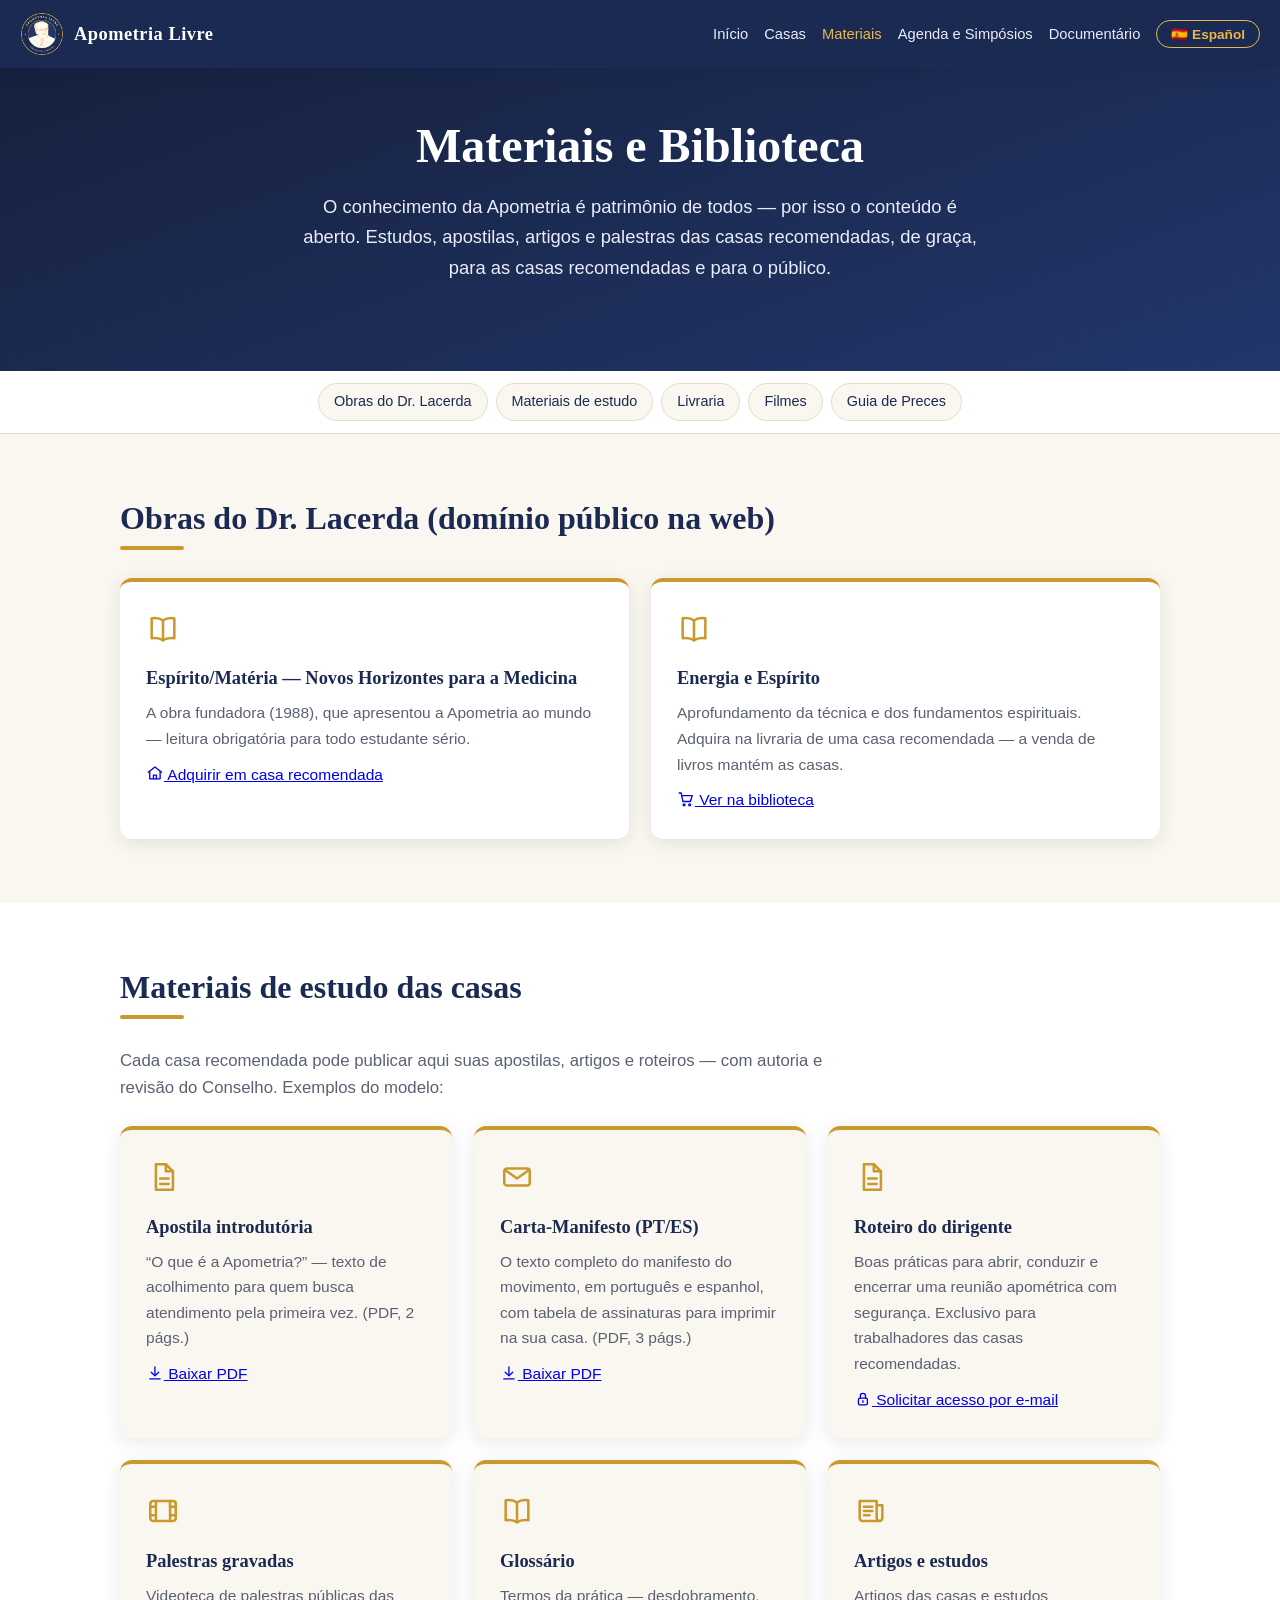
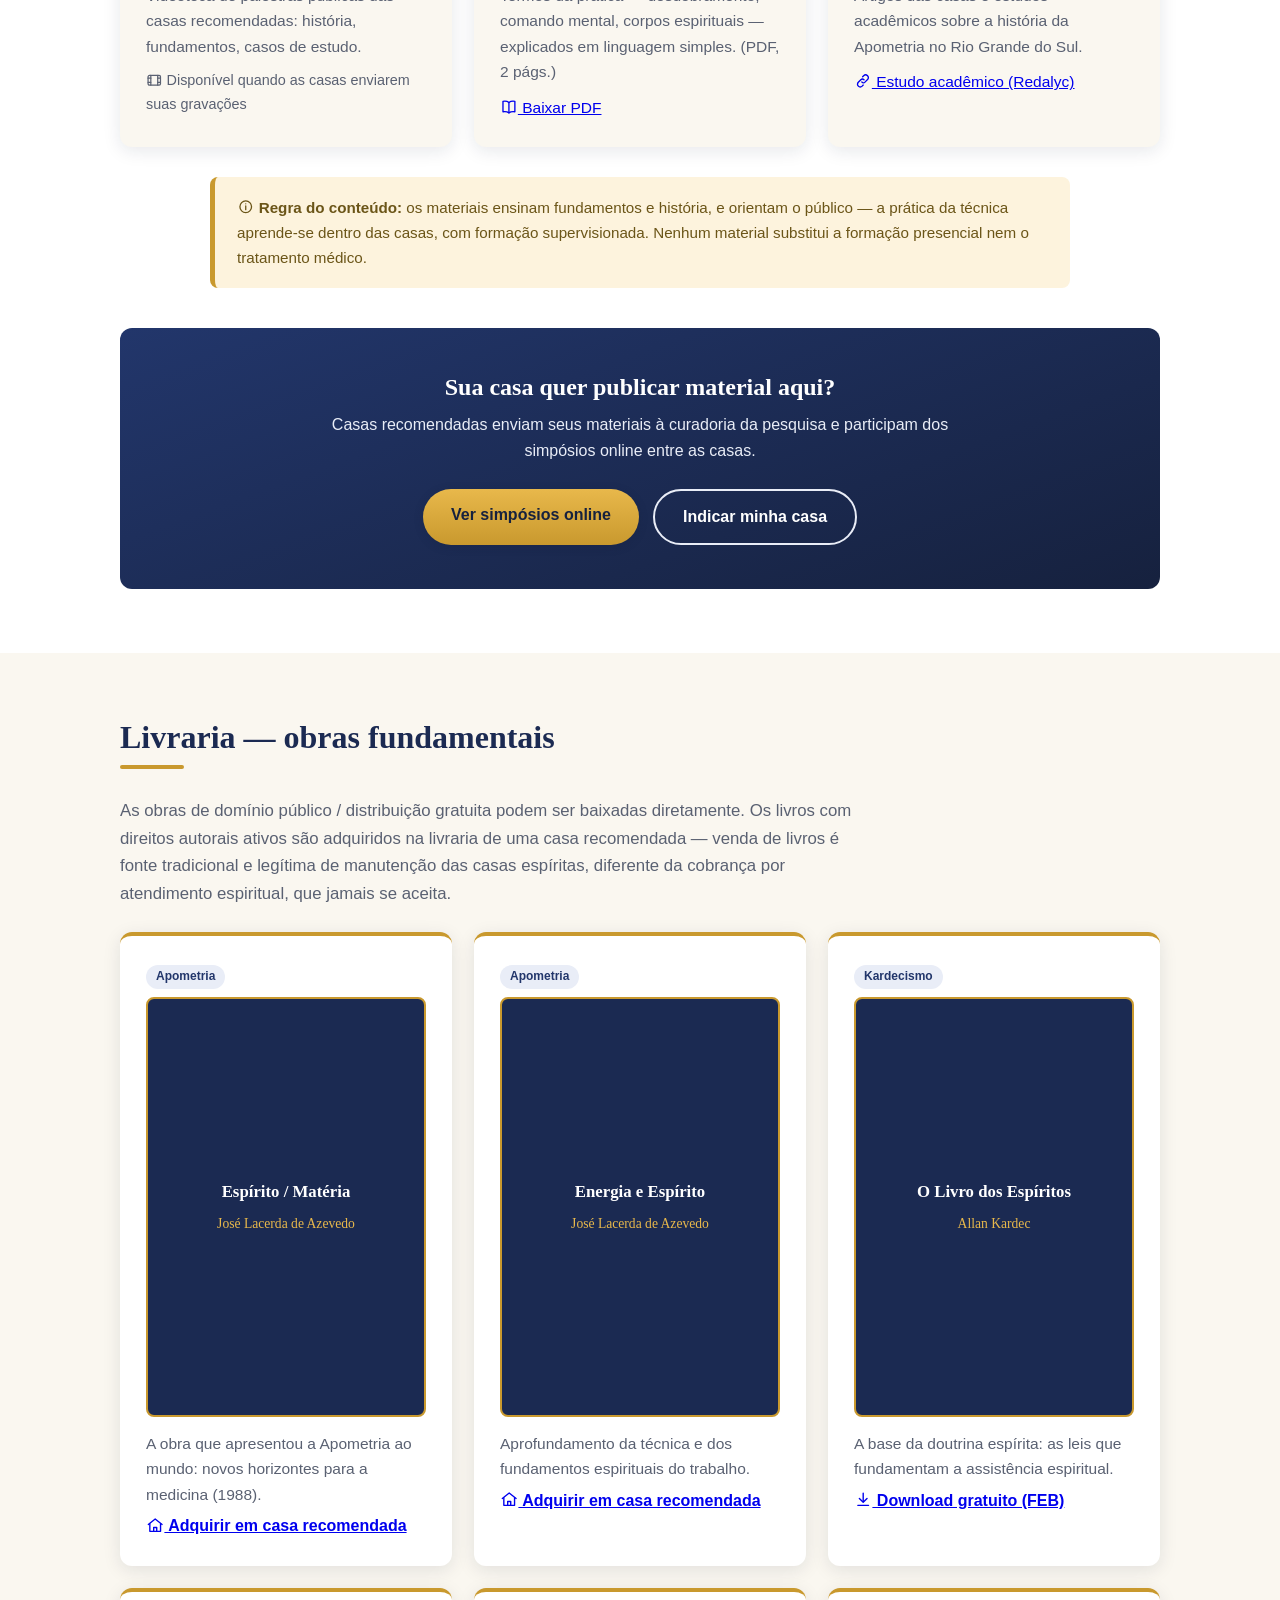
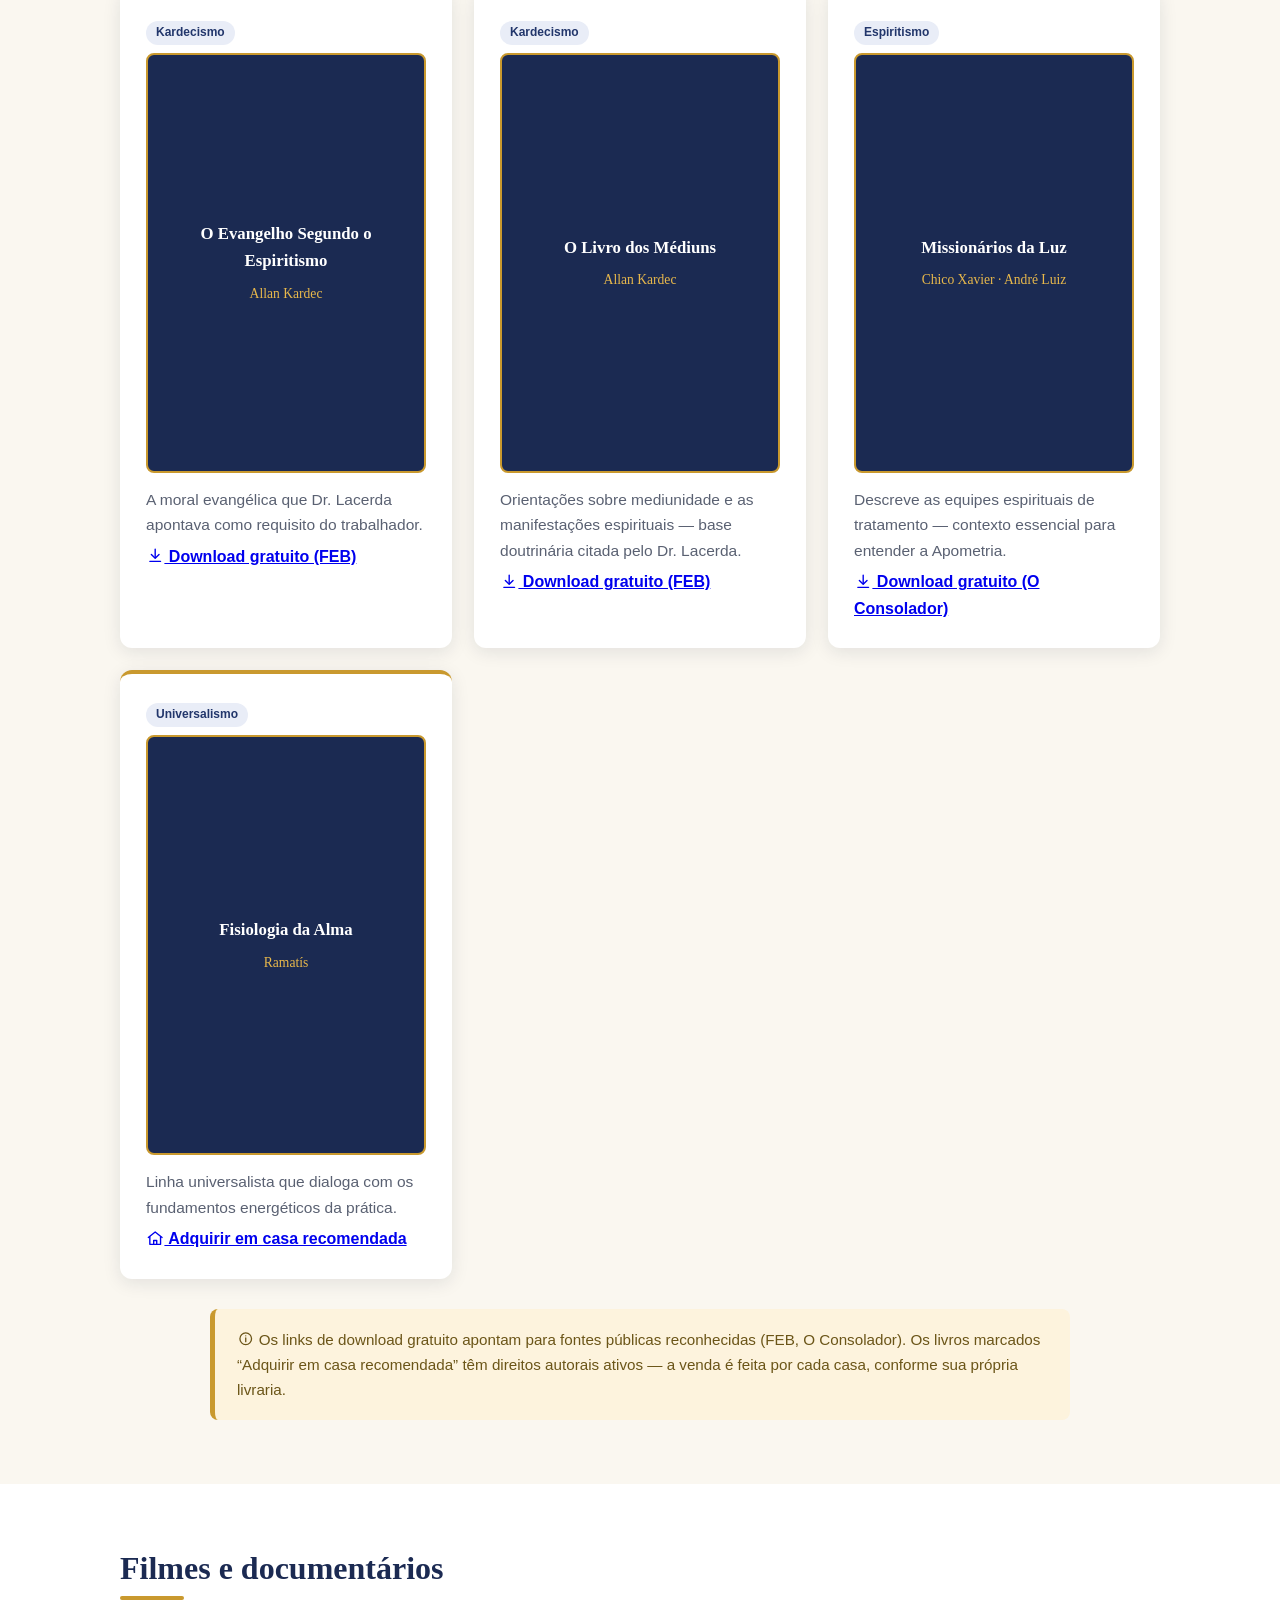
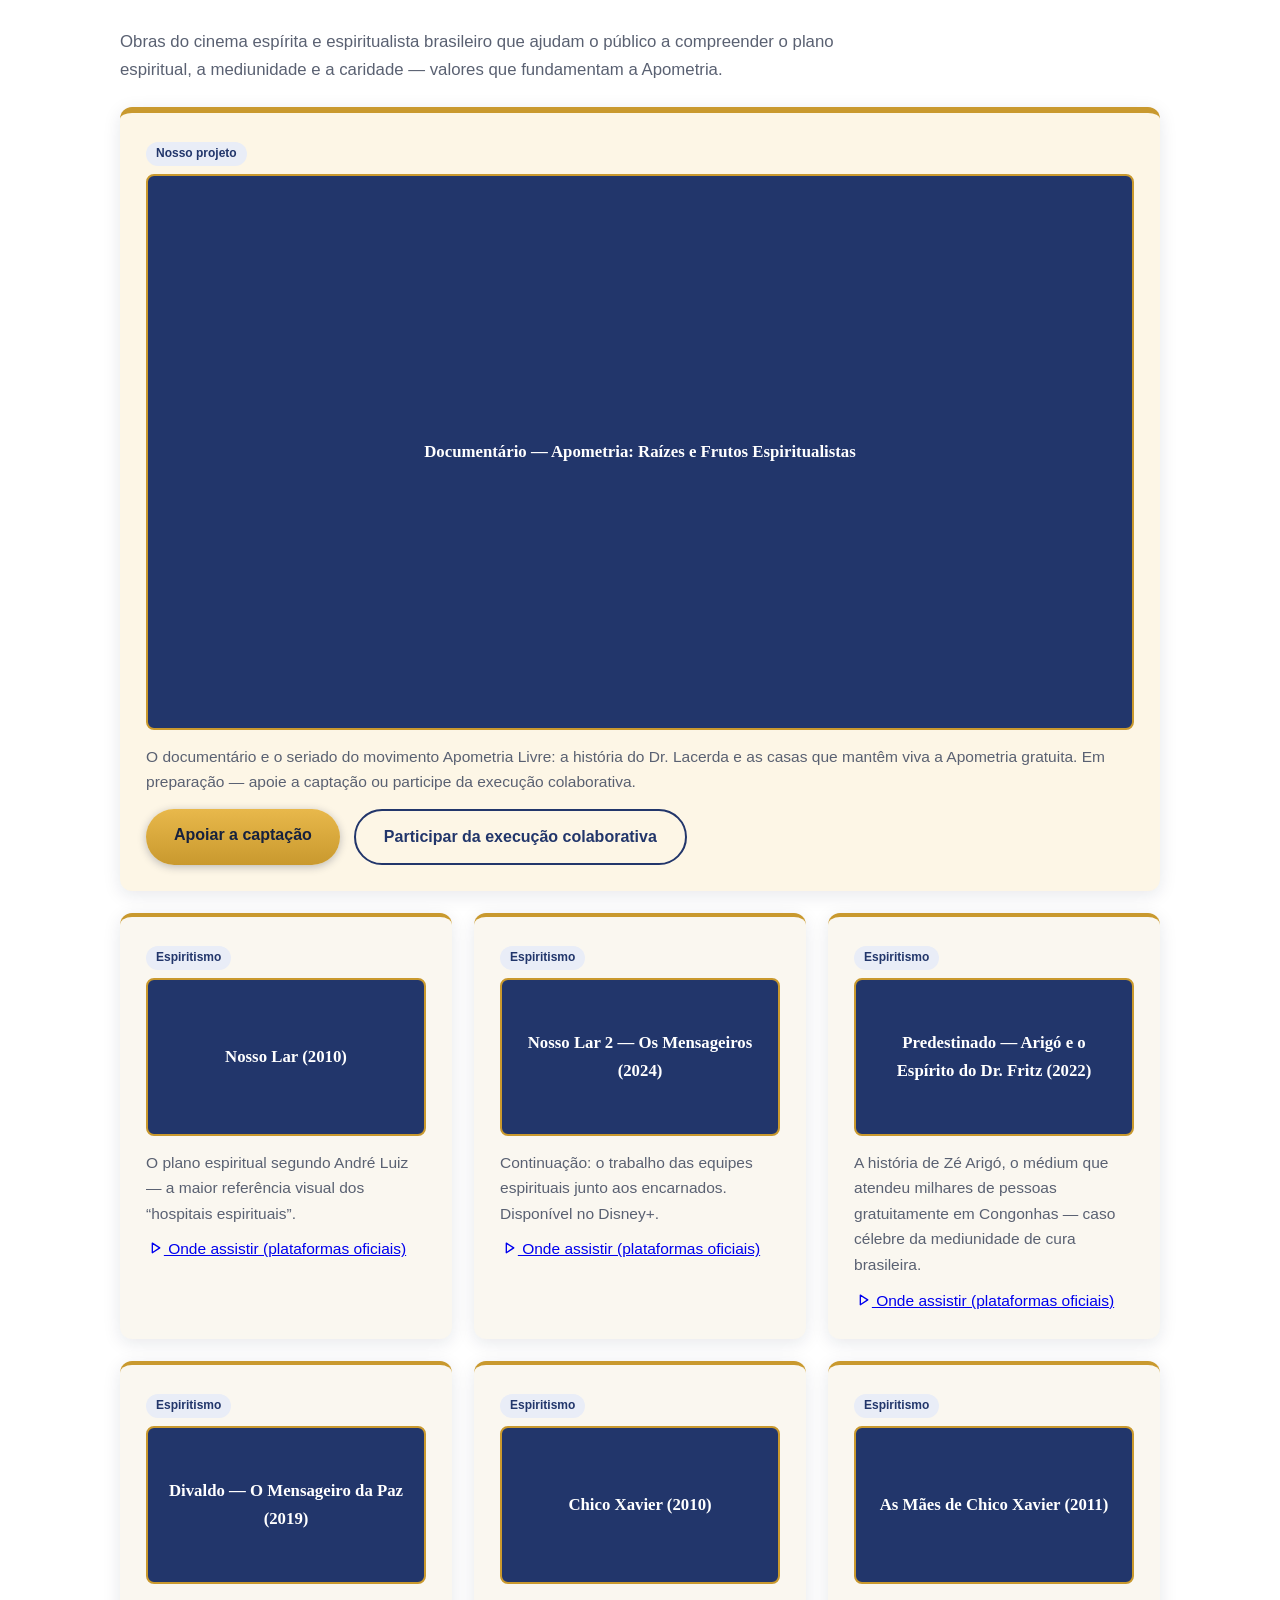
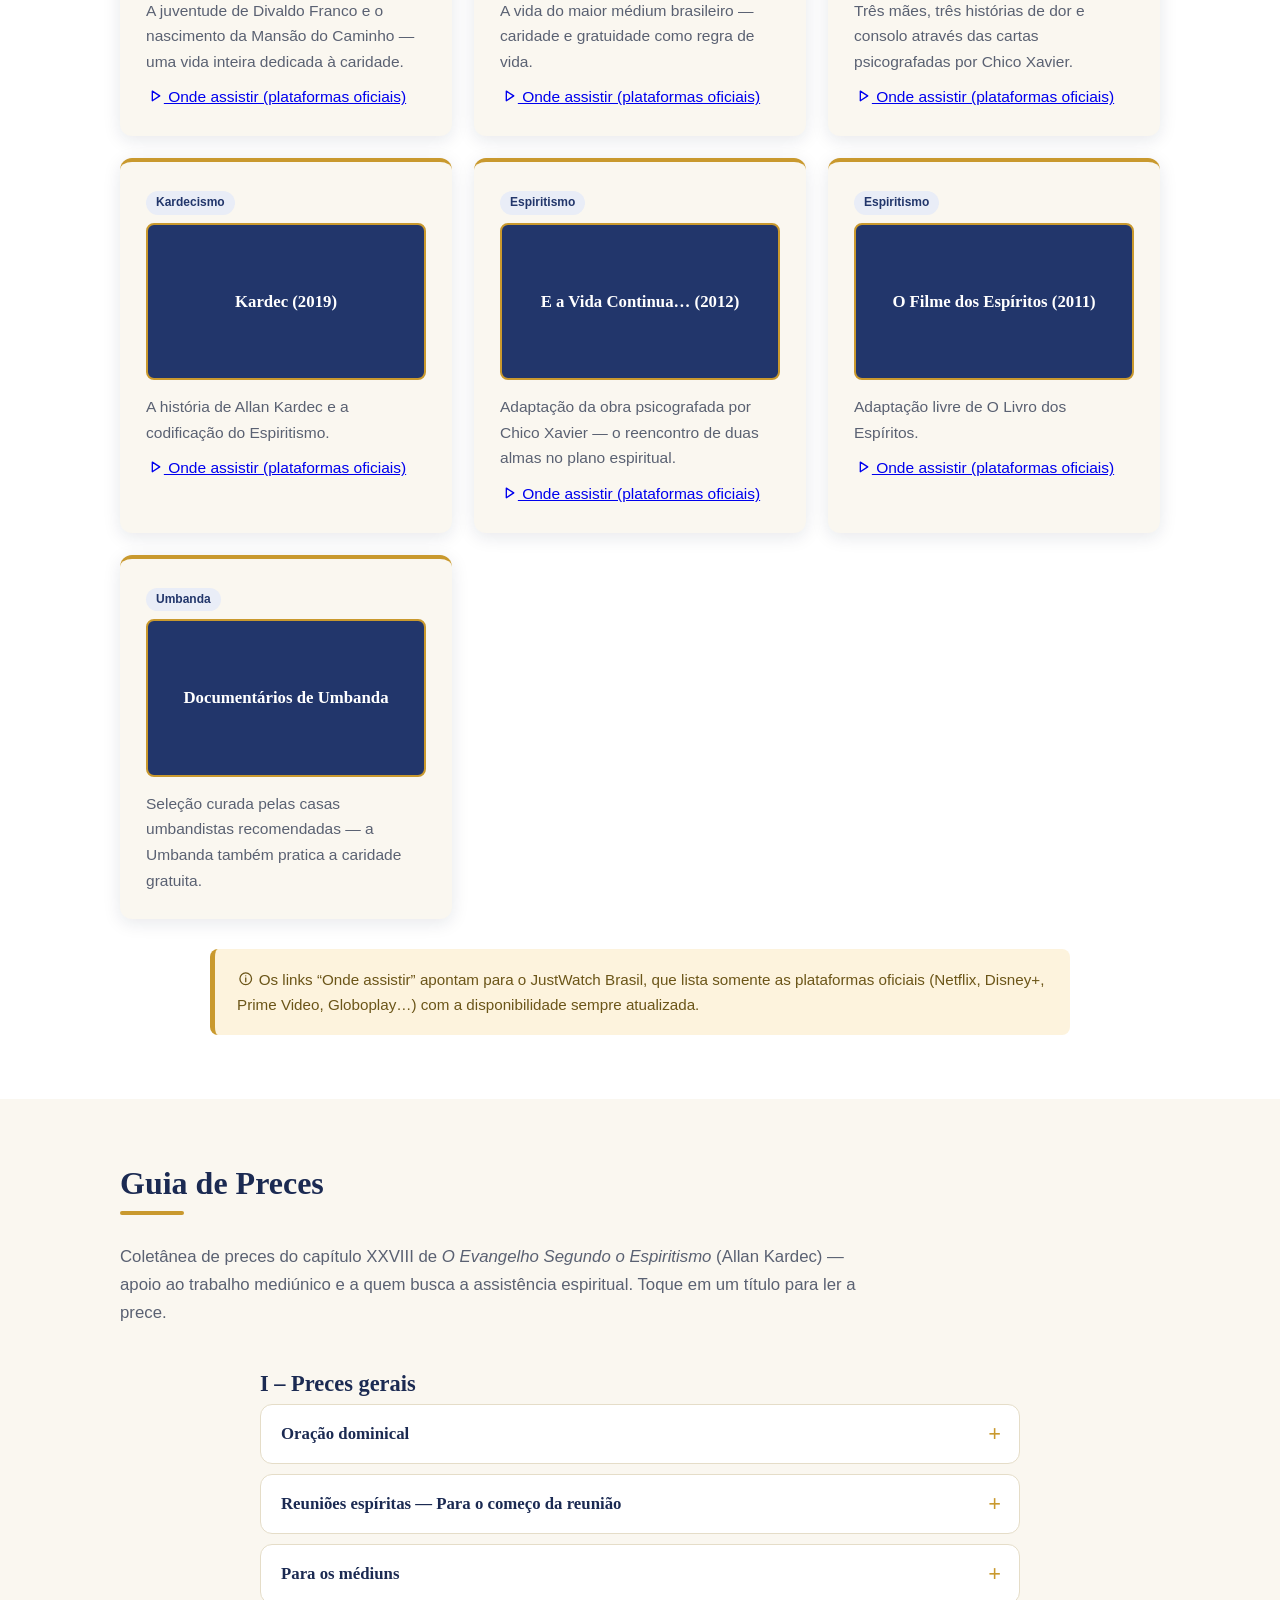
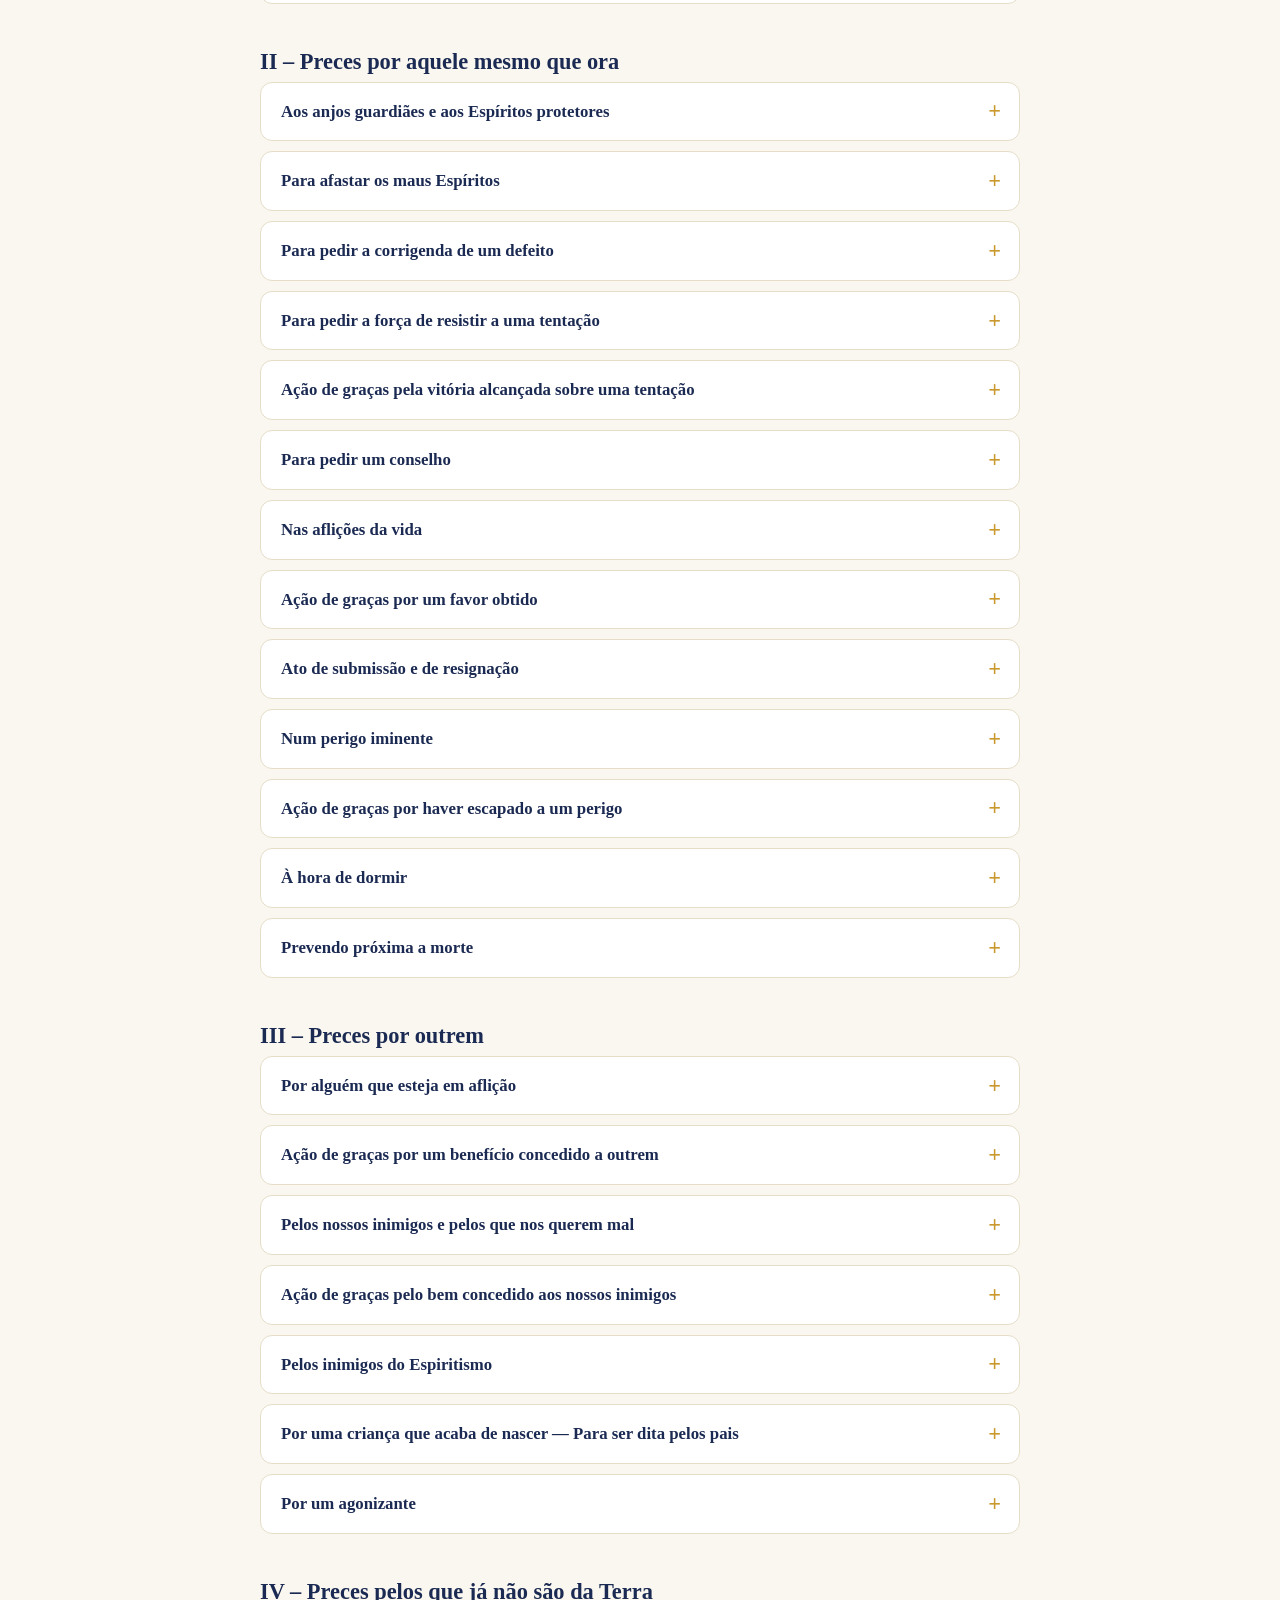
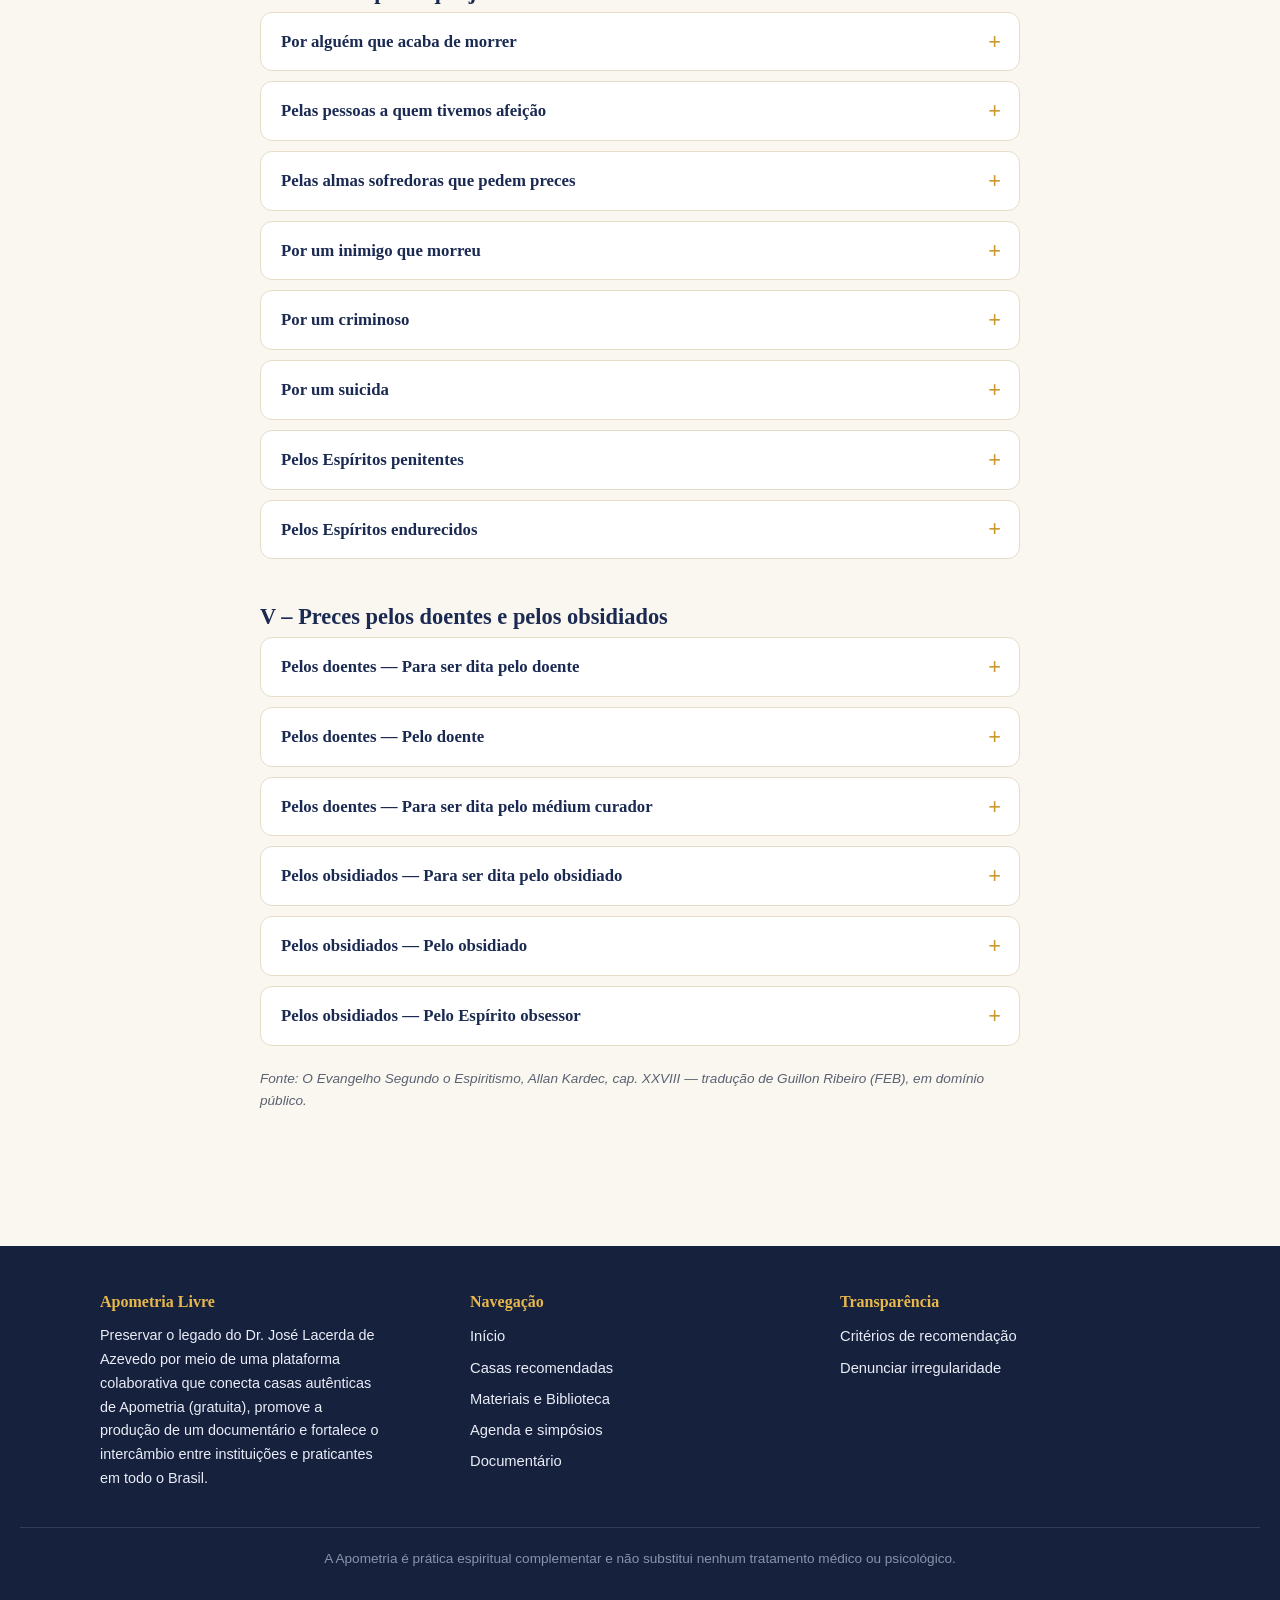
<file: materiais.html>
<!DOCTYPE html>
<html lang="pt-BR">
<head>
<meta charset="UTF-8">
<meta name="viewport" content="width=device-width, initial-scale=1.0">
<title>Materiais e Biblioteca — Apometria Livre</title>
<meta name="description" content="Materiais de estudo, guia de preces, livraria e filmes sobre Apometria — obras do Dr. Lacerda, apostilas e a coletânea de preces de Kardec.">
<meta name="theme-color" content="#1b2a52">
<meta property="og:title" content="Materiais e Biblioteca — Apometria Livre">
<meta property="og:description" content="Materiais de estudo, guia de preces, livraria e filmes sobre Apometria — obras do Dr. Lacerda, apostilas e a coletânea de preces de Kardec.">
<meta property="og:type" content="website">
<meta property="og:image" content="https://apometrialivre.org.br/img/og-image.jpg?v=2">
<meta property="og:image:width" content="1200">
<meta property="og:image:height" content="630">
<meta property="og:url" content="https://apometrialivre.org.br/materiais.html">
<meta property="og:locale" content="pt_BR">
<meta property="og:locale:alternate" content="es_ES">
<meta name="twitter:card" content="summary_large_image">
<meta name="twitter:image" content="https://apometrialivre.org.br/img/og-image.jpg?v=2">
<link rel="stylesheet" href="css/style.css?v=16">
<link rel="icon" href="img/selo-favicon.png?v=1" type="image/png">
</head>
<body>

<a class="pular" href="#conteudo" data-es="Saltar al contenido">Pular para o conteúdo</a>

<header class="site">
  <nav class="nav">
    <a class="marca" href="index.html">
      <img src="img/selo.png?v=1" alt="Selo Apometria Livre">
      <span data-es="Apometría Libre">Apometria Livre</span>
    </a>
    <button class="lang-toggle lang-mobile">🇪🇸 Español</button>
    <button class="menu-btn" aria-label="Abrir menu">☰</button>
    <ul class="nav-links">
      <li><a href="index.html" data-es="Inicio">Início</a></li>
      <li><a href="instituicoes.html" data-es="Casas">Casas</a></li>
      <li><a href="materiais.html" class="ativo" data-es="Materiales">Materiais</a></li>
      <li><a href="agenda.html" data-es="Agenda y simposios">Agenda e Simpósios</a></li>
      <li><a href="documentario.html" data-es="Documental">Documentário</a></li>
      <li><button class="lang-toggle">🇪🇸 Español</button></li>
    </ul>
  </nav>
</header>

<section id="conteudo" class="hero" style="padding: 48px 20px 56px;">
  <h1 data-es="Materiales y Biblioteca">Materiais e Biblioteca</h1>
  <p class="sub" data-es="El conocimiento de la Apometría es patrimonio de todos — por eso el contenido es abierto. Estudios, apostillas, artículos y charlas de las casas recomendadas, gratis, para las casas recomendadas y para el público.">
    O conhecimento da Apometria é patrimônio de todos — por isso o conteúdo é aberto. Estudos, apostilas, artigos e palestras das casas recomendadas, de graça, para as casas recomendadas e para o público.
  </p>
</section>

<!-- ==================== SUB-NAV DE SEÇÕES ==================== -->
<nav class="sub-nav" aria-label="Seções desta página">
  <a href="#obras" data-es="Obras del Dr. Lacerda">Obras do Dr. Lacerda</a>
  <a href="#estudo" data-es="Materiales de estudio">Materiais de estudo</a>
  <a href="#livraria" data-es="Librería">Livraria</a>
  <a href="#filmes" data-es="Películas">Filmes</a>
  <a href="#guia-preces" data-es="Guía de Preces">Guia de Preces</a>
</nav>

<!-- ==================== OBRAS FUNDAMENTAIS ==================== -->
<section id="obras" class="bloco">
  <div class="container">
    <h2 data-es="Obras del Dr. Lacerda (dominio público en la web)">Obras do Dr. Lacerda (domínio público na web)</h2>
    <div class="linha-ouro"></div>
    <div class="grade c2">
      <div class="cartao">
        <span class="icone"><svg class='icn' aria-hidden='true'><use href='img/icones.svg#livro'/></svg></span>
        <h3>Espírito/Matéria — Novos Horizontes para a Medicina</h3>
        <p data-es="La obra fundadora (1988), que presentó la Apometría al mundo — lectura obligatoria para todo estudiante serio.">A obra fundadora (1988), que apresentou a Apometria ao mundo — leitura obrigatória para todo estudante sério.</p>
        <p style="margin-top:10px;"><a href="instituicoes.html" data-es="<svg class='icn' aria-hidden='true'><use href='img/icones.svg#casa'/></svg> Adquirir en una casa recomendada"><svg class='icn' aria-hidden='true'><use href='img/icones.svg#casa'/></svg> Adquirir em casa recomendada</a></p>
      </div>
      <div class="cartao">
        <span class="icone"><svg class='icn' aria-hidden='true'><use href='img/icones.svg#livro'/></svg></span>
        <h3>Energia e Espírito</h3>
        <p data-es="Profundización de la técnica y de los fundamentos espirituales. Adquiérelo en la librería de una casa recomendada — la venta de libros mantiene las casas.">Aprofundamento da técnica e dos fundamentos espirituais. Adquira na livraria de uma casa recomendada — a venda de livros mantém as casas.</p>
        <p style="margin-top:10px;"><a href="#livraria" data-es="<svg class='icn' aria-hidden='true'><use href='img/icones.svg#carrinho'/></svg> Ver en la biblioteca"><svg class='icn' aria-hidden='true'><use href='img/icones.svg#carrinho'/></svg> Ver na biblioteca</a></p>
      </div>
    </div>
  </div>
</section>

<!-- ==================== MATERIAIS DE ESTUDO ==================== -->
<section id="estudo" class="bloco alt">
  <div class="container">
    <h2 data-es="Materiales de estudio de las casas">Materiais de estudo das casas</h2>
    <div class="linha-ouro"></div>
    <p class="intro" data-es="Cada casa recomendada puede publicar aquí sus apostillas, artículos y guías — con autoría y revisión del Consejo. Ejemplos del modelo:">
      Cada casa recomendada pode publicar aqui suas apostilas, artigos e roteiros — com autoria e revisão do Conselho. Exemplos do modelo:
    </p>
    <div class="grade c3">
      <div class="cartao">
        <span class="icone"><svg class='icn' aria-hidden='true'><use href='img/icones.svg#arquivo'/></svg></span>
        <h3 data-es="Apostilla introductoria">Apostila introdutória</h3>
        <p data-es="«¿Qué es la Apometría?» — texto de acogida para quien busca asistencia por primera vez. (PDF, 2 págs.)">“O que é a Apometria?” — texto de acolhimento para quem busca atendimento pela primeira vez. (PDF, 2 págs.)</p>
        <p style="margin-top:10px;"><a href="downloads/apostila-o-que-e-a-apometria.pdf" target="_blank" rel="noopener" data-es="<svg class='icn' aria-hidden='true'><use href='img/icones.svg#baixar'/></svg> Descargar PDF"><svg class='icn' aria-hidden='true'><use href='img/icones.svg#baixar'/></svg> Baixar PDF</a></p>
      </div>
      <div class="cartao">
        <span class="icone"><svg class='icn' aria-hidden='true'><use href='img/icones.svg#email'/></svg></span>
        <h3 data-es="Carta-Manifiesto (PT/ES)">Carta-Manifesto (PT/ES)</h3>
        <p data-es="El texto completo del manifiesto del movimiento, en portugués y español, con tabla de firmas para imprimir en tu casa. (PDF, 3 págs.)">O texto completo do manifesto do movimento, em português e espanhol, com tabela de assinaturas para imprimir na sua casa. (PDF, 3 págs.)</p>
        <p style="margin-top:10px;"><a href="downloads/carta-manifesto.pdf" target="_blank" rel="noopener" data-es="<svg class='icn' aria-hidden='true'><use href='img/icones.svg#baixar'/></svg> Descargar PDF"><svg class='icn' aria-hidden='true'><use href='img/icones.svg#baixar'/></svg> Baixar PDF</a></p>
      </div>
      <div class="cartao">
        <span class="icone"><svg class='icn' aria-hidden='true'><use href='img/icones.svg#arquivo'/></svg></span>
        <h3 data-es="Guía del dirigente">Roteiro do dirigente</h3>
        <p data-es="Buenas prácticas para abrir, conducir y cerrar una reunión apométrica con seguridad. Exclusivo para trabajadores de las casas recomendadas.">Boas práticas para abrir, conduzir e encerrar uma reunião apométrica com segurança. Exclusivo para trabalhadores das casas recomendadas.</p>
        <p style="margin-top:10px;"><a href="mailto:email@guip.xyz?subject=Acesso%20ao%20roteiro%20do%20dirigente%20%E2%80%94%20Apometria%20Livre" data-es="<svg class='icn' aria-hidden='true'><use href='img/icones.svg#cadeado'/></svg> Solicitar acceso por correo"><svg class='icn' aria-hidden='true'><use href='img/icones.svg#cadeado'/></svg> Solicitar acesso por e-mail</a></p>
      </div>
      <div class="cartao">
        <span class="icone"><svg class='icn' aria-hidden='true'><use href='img/icones.svg#filme'/></svg></span>
        <h3 data-es="Charlas grabadas">Palestras gravadas</h3>
        <p data-es="Videoteca de charlas públicas de las casas recomendadas: historia, fundamentos, casos de estudio.">Videoteca de palestras públicas das casas recomendadas: história, fundamentos, casos de estudo.</p>
        <p style="margin-top:10px; color:var(--texto-suave); font-size:0.9rem;" data-es="<svg class='icn' aria-hidden='true'><use href='img/icones.svg#filme'/></svg> Disponible cuando las casas envíen sus grabaciones"><svg class='icn' aria-hidden='true'><use href='img/icones.svg#filme'/></svg> Disponível quando as casas enviarem suas gravações</p>
      </div>
      <div class="cartao">
        <span class="icone"><svg class='icn' aria-hidden='true'><use href='img/icones.svg#livro'/></svg></span>
        <h3 data-es="Glosario">Glossário</h3>
        <p data-es="Términos de la práctica — desdoblamiento, comando mental, cuerpos espirituales — explicados en lenguaje simple. (PDF, 2 págs.)">Termos da prática — desdobramento, comando mental, corpos espirituais — explicados em linguagem simples. (PDF, 2 págs.)</p>
        <p style="margin-top:10px;"><a href="downloads/glossario-apometria.pdf" target="_blank" rel="noopener" data-es="<svg class='icn' aria-hidden='true'><use href='img/icones.svg#livro'/></svg> Descargar PDF"><svg class='icn' aria-hidden='true'><use href='img/icones.svg#livro'/></svg> Baixar PDF</a></p>
      </div>
      <div class="cartao">
        <span class="icone"><svg class='icn' aria-hidden='true'><use href='img/icones.svg#jornal'/></svg></span>
        <h3 data-es="Artículos y estudios">Artigos e estudos</h3>
        <p data-es="Artículos de las casas y estudios académicos sobre la historia de la Apometría en Rio Grande do Sul.">Artigos das casas e estudos acadêmicos sobre a história da Apometria no Rio Grande do Sul.</p>
        <p style="margin-top:10px;"><a href="https://www.redalyc.org/journal/1271/127155842009/html/" target="_blank" rel="noopener" data-es="<svg class='icn' aria-hidden='true'><use href='img/icones.svg#link'/></svg> Estudio académico (Redalyc)"><svg class='icn' aria-hidden='true'><use href='img/icones.svg#link'/></svg> Estudo acadêmico (Redalyc)</a></p>
      </div>
    </div>
    <div class="aviso" data-es="<svg class='icn' aria-hidden='true'><use href='img/icones.svg#info'/></svg> Regla del contenido: los materiales enseñan fundamentos e historia, y orientan al público — la práctica de la técnica se aprende dentro de las casas, con formación supervisada. Ningún material sustituye la formación presencial ni el tratamiento médico.">
      <svg class='icn' aria-hidden='true'><use href='img/icones.svg#info'/></svg> <strong>Regra do conteúdo:</strong> os materiais ensinam fundamentos e história, e orientam o público — a prática da técnica aprende-se dentro das casas, com formação supervisionada. Nenhum material substitui a formação presencial nem o tratamento médico.
    </div>
    <div class="cta-faixa">
      <h3 data-es="¿Tu casa quiere publicar material aquí?">Sua casa quer publicar material aqui?</h3>
      <p data-es="Casas recomendadas envían sus materiales a la curaduría de la investigación y participan de los simposios en línea entre las casas.">Casas recomendadas enviam seus materiais à curadoria da pesquisa e participam dos simpósios online entre as casas.</p>
      <div class="botoes">
        <a class="btn btn-ouro" href="agenda.html#simposios" data-es="Ver simposios en línea">Ver simpósios online</a>
        <a class="btn btn-vazado" href="instituicoes.html#certificar" data-es="Indicar mi casa">Indicar minha casa</a>
      </div>
    </div>
  </div>
</section>

<!-- ==================== LIVROS ==================== -->
<section id="livraria" class="bloco">
  <div class="container">
    <h2 data-es="Librería — obras fundamentales">Livraria — obras fundamentais</h2>
    <div class="linha-ouro"></div>
    <p class="intro" data-es="Las obras de dominio público / distribución gratuita se pueden descargar directamente. Los libros con derechos de autor activos se adquieren en la librería de una casa recomendada — venta de libros es fuente tradicional y legítima de mantenimiento de las casas espíritas, diferente del cobro por asistencia espiritual, que jamás se acepta.">
      As obras de domínio público / distribuição gratuita podem ser baixadas diretamente. Os livros com direitos autorais ativos são adquiridos na livraria de uma casa recomendada — venda de livros é fonte tradicional e legítima de manutenção das casas espíritas, diferente da cobrança por atendimento espiritual, que jamais se aceita.
    </p>
    <div class="grade c3">
      <div class="cartao item-loja">
        <span class="tag-trad">Apometria</span>
        <div class="capa"><div class="t">Espírito / Matéria</div><div class="a">José Lacerda de Azevedo</div></div>
        <p data-es="La obra que presentó la Apometría al mundo: nuevos horizontes para la medicina (1988).">A obra que apresentou a Apometria ao mundo: novos horizontes para a medicina (1988).</p>
        <div class="preco"><a href="instituicoes.html" data-es="<svg class='icn' aria-hidden='true'><use href='img/icones.svg#casa'/></svg> Adquirir en una casa recomendada"><svg class='icn' aria-hidden='true'><use href='img/icones.svg#casa'/></svg> Adquirir em casa recomendada</a></div>
      </div>
      <div class="cartao item-loja">
        <span class="tag-trad">Apometria</span>
        <div class="capa"><div class="t">Energia e Espírito</div><div class="a">José Lacerda de Azevedo</div></div>
        <p data-es="Profundización de la técnica y de los fundamentos espirituales del trabajo.">Aprofundamento da técnica e dos fundamentos espirituais do trabalho.</p>
        <div class="preco"><a href="instituicoes.html" data-es="<svg class='icn' aria-hidden='true'><use href='img/icones.svg#casa'/></svg> Adquirir en una casa recomendada"><svg class='icn' aria-hidden='true'><use href='img/icones.svg#casa'/></svg> Adquirir em casa recomendada</a></div>
      </div>
      <div class="cartao item-loja">
        <span class="tag-trad" data-es="Kardecismo">Kardecismo</span>
        <div class="capa"><div class="t">O Livro dos Espíritos</div><div class="a">Allan Kardec</div></div>
        <p data-es="La base de la doctrina espírita: las leyes que fundamentan la asistencia espiritual.">A base da doutrina espírita: as leis que fundamentam a assistência espiritual.</p>
        <div class="preco"><a href="https://www.febnet.org.br/wp-content/uploads/2014/05/Livro-dos-Espiritos.pdf" target="_blank" rel="noopener" data-es="<svg class='icn' aria-hidden='true'><use href='img/icones.svg#baixar'/></svg> Download gratuito (FEB)"><svg class='icn' aria-hidden='true'><use href='img/icones.svg#baixar'/></svg> Download gratuito (FEB)</a></div>
      </div>
      <div class="cartao item-loja">
        <span class="tag-trad" data-es="Kardecismo">Kardecismo</span>
        <div class="capa"><div class="t">O Evangelho Segundo o Espiritismo</div><div class="a">Allan Kardec</div></div>
        <p data-es="La moral evangélica que el Dr. Lacerda señalaba como requisito del trabajador.">A moral evangélica que Dr. Lacerda apontava como requisito do trabalhador.</p>
        <div class="preco"><a href="https://www.febnet.org.br/wp-content/uploads/2014/05/O-evangelho-segundo-o-espiritismo.pdf" target="_blank" rel="noopener" data-es="<svg class='icn' aria-hidden='true'><use href='img/icones.svg#baixar'/></svg> Download gratuito (FEB)"><svg class='icn' aria-hidden='true'><use href='img/icones.svg#baixar'/></svg> Download gratuito (FEB)</a></div>
      </div>
      <div class="cartao item-loja">
        <span class="tag-trad" data-es="Kardecismo">Kardecismo</span>
        <div class="capa"><div class="t">O Livro dos Médiuns</div><div class="a">Allan Kardec</div></div>
        <p data-es="Orientaciones sobre mediumnidad y las manifestaciones espirituales — base doctrinal citada por Dr. Lacerda.">Orientações sobre mediunidade e as manifestações espirituais — base doutrinária citada pelo Dr. Lacerda.</p>
        <div class="preco"><a href="https://www.febnet.org.br/wp-content/uploads/2014/05/Livro-dos-Mediuns_Guillon.pdf" target="_blank" rel="noopener" data-es="<svg class='icn' aria-hidden='true'><use href='img/icones.svg#baixar'/></svg> Download gratuito (FEB)"><svg class='icn' aria-hidden='true'><use href='img/icones.svg#baixar'/></svg> Download gratuito (FEB)</a></div>
      </div>
      <div class="cartao item-loja">
        <span class="tag-trad" data-es="Espiritismo">Espiritismo</span>
        <div class="capa"><div class="t">Missionários da Luz</div><div class="a">Chico Xavier · André Luiz</div></div>
        <p data-es="Describe los equipos espirituales de tratamiento — contexto esencial para entender la Apometría.">Descreve as equipes espirituais de tratamento — contexto essencial para entender a Apometria.</p>
        <div class="preco"><a href="https://www.oconsolador.com.br/linkfixo/bibliotecavirtual/chicoxavier/missionariosdaluz.pdf" target="_blank" rel="noopener" data-es="<svg class='icn' aria-hidden='true'><use href='img/icones.svg#baixar'/></svg> Download gratuito (O Consolador)"><svg class='icn' aria-hidden='true'><use href='img/icones.svg#baixar'/></svg> Download gratuito (O Consolador)</a></div>
      </div>
      <div class="cartao item-loja">
        <span class="tag-trad" data-es="Universalismo">Universalismo</span>
        <div class="capa"><div class="t">Fisiologia da Alma</div><div class="a">Ramatís</div></div>
        <p data-es="Línea universalista que dialoga con los fundamentos energéticos de la práctica.">Linha universalista que dialoga com os fundamentos energéticos da prática.</p>
        <div class="preco"><a href="instituicoes.html" data-es="<svg class='icn' aria-hidden='true'><use href='img/icones.svg#casa'/></svg> Adquirir en una casa recomendada"><svg class='icn' aria-hidden='true'><use href='img/icones.svg#casa'/></svg> Adquirir em casa recomendada</a></div>
      </div>
    </div>
    <div class="aviso" data-es="<svg class='icn' aria-hidden='true'><use href='img/icones.svg#info'/></svg> Los enlaces de descarga gratuita apuntan a fuentes públicas reconocidas (FEB, O Consolador). Los libros marcados «Adquirir en una casa recomendada» tienen derechos de autor activos — la venta la hace cada casa, según su propia librería.">
      <svg class='icn' aria-hidden='true'><use href='img/icones.svg#info'/></svg> Os links de download gratuito apontam para fontes públicas reconhecidas (FEB, O Consolador). Os livros marcados “Adquirir em casa recomendada” têm direitos autorais ativos — a venda é feita por cada casa, conforme sua própria livraria.
    </div>
  </div>
</section>

<!-- ==================== FILMES ==================== -->
<section id="filmes" class="bloco alt">
  <div class="container">
    <h2 data-es="Películas y documentales">Filmes e documentários</h2>
    <div class="linha-ouro"></div>
    <p class="intro" data-es="Obras del cine espírita y espiritualista brasileño que ayudan al público a comprender el plano espiritual, la mediumnidad y la caridad — valores que fundamentan la Apometría.">
      Obras do cinema espírita e espiritualista brasileiro que ajudam o público a compreender o plano espiritual, a mediunidade e a caridade — valores que fundamentam a Apometria.
    </p>
    <div class="grade c3">
      <div class="cartao" style="grid-column: 1 / -1; border-top: 6px solid var(--dourado); background: #fdf6e6;">
        <span class="tag-trad" data-es="Nuestro proyecto">Nosso projeto</span>
        <div class="capa filme"><div class="t">Documentário — Apometria: Raízes e Frutos Espiritualistas</div></div>
        <p data-es="El documental y la serie del movimiento Apometría Libre: la historia del Dr. Lacerda y las casas que mantienen viva la Apometría gratuita. En preparación — apoya la captación o participa de la ejecución colaborativa.">O documentário e o seriado do movimento Apometria Livre: a história do Dr. Lacerda e as casas que mantêm viva a Apometria gratuita. Em preparação — apoie a captação ou participe da execução colaborativa.</p>
        <div class="botoes" style="justify-content:flex-start; margin-top:14px;">
          <a class="btn btn-ouro" href="documentario.html#apoiar" data-es="Apoyar la captación">Apoiar a captação</a>
          <a class="btn btn-borda" href="documentario.html" data-es="Ejecución colaborativa">Participar da execução colaborativa</a>
        </div>
      </div>
      <div class="cartao">
        <span class="tag-trad" data-es="Espiritismo">Espiritismo</span>
        <div class="capa filme"><div class="t">Nosso Lar (2010)</div></div>
        <p data-es="El plano espiritual según André Luiz — la mayor referencia visual de los «hospitales espirituales».">O plano espiritual segundo André Luiz — a maior referência visual dos “hospitais espirituais”.</p>
        <p style="margin-top:10px;"><a href="https://www.justwatch.com/br/busca?q=Nosso%20Lar" target="_blank" rel="noopener" data-es="<svg class='icn' aria-hidden='true'><use href='img/icones.svg#play'/></svg> Dónde ver (plataformas oficiales)"><svg class='icn' aria-hidden='true'><use href='img/icones.svg#play'/></svg> Onde assistir (plataformas oficiais)</a></p>
      </div>
      <div class="cartao">
        <span class="tag-trad" data-es="Espiritismo">Espiritismo</span>
        <div class="capa filme"><div class="t">Nosso Lar 2 — Os Mensageiros (2024)</div></div>
        <p data-es="Continuación: el trabajo de los equipos espirituales junto a los encarnados. Disponible en Disney+.">Continuação: o trabalho das equipes espirituais junto aos encarnados. Disponível no Disney+.</p>
        <p style="margin-top:10px;"><a href="https://www.justwatch.com/br/busca?q=Nosso%20Lar%202" target="_blank" rel="noopener" data-es="<svg class='icn' aria-hidden='true'><use href='img/icones.svg#play'/></svg> Dónde ver (plataformas oficiales)"><svg class='icn' aria-hidden='true'><use href='img/icones.svg#play'/></svg> Onde assistir (plataformas oficiais)</a></p>
      </div>
      <div class="cartao">
        <span class="tag-trad" data-es="Espiritismo">Espiritismo</span>
        <div class="capa filme"><div class="t">Predestinado — Arigó e o Espírito do Dr. Fritz (2022)</div></div>
        <p data-es="La historia de Zé Arigó, el médium que atendió a miles de personas gratuitamente en Congonhas — caso célebre de la mediumnidad de cura brasileña.">A história de Zé Arigó, o médium que atendeu milhares de pessoas gratuitamente em Congonhas — caso célebre da mediunidade de cura brasileira.</p>
        <p style="margin-top:10px;"><a href="https://www.justwatch.com/br/busca?q=Predestinado" target="_blank" rel="noopener" data-es="<svg class='icn' aria-hidden='true'><use href='img/icones.svg#play'/></svg> Dónde ver (plataformas oficiales)"><svg class='icn' aria-hidden='true'><use href='img/icones.svg#play'/></svg> Onde assistir (plataformas oficiais)</a></p>
      </div>
      <div class="cartao">
        <span class="tag-trad" data-es="Espiritismo">Espiritismo</span>
        <div class="capa filme"><div class="t">Divaldo — O Mensageiro da Paz (2019)</div></div>
        <p data-es="La juventud de Divaldo Franco y el nacimiento de la Mansão do Caminho — una vida entera dedicada a la caridad.">A juventude de Divaldo Franco e o nascimento da Mansão do Caminho — uma vida inteira dedicada à caridade.</p>
        <p style="margin-top:10px;"><a href="https://www.justwatch.com/br/busca?q=Divaldo%20O%20Mensageiro%20da%20Paz" target="_blank" rel="noopener" data-es="<svg class='icn' aria-hidden='true'><use href='img/icones.svg#play'/></svg> Dónde ver (plataformas oficiales)"><svg class='icn' aria-hidden='true'><use href='img/icones.svg#play'/></svg> Onde assistir (plataformas oficiais)</a></p>
      </div>
      <div class="cartao">
        <span class="tag-trad" data-es="Espiritismo">Espiritismo</span>
        <div class="capa filme"><div class="t">Chico Xavier (2010)</div></div>
        <p data-es="La vida del mayor médium brasileño — caridad y gratuidad como regla de vida.">A vida do maior médium brasileiro — caridade e gratuidade como regra de vida.</p>
        <p style="margin-top:10px;"><a href="https://www.justwatch.com/br/busca?q=Chico%20Xavier" target="_blank" rel="noopener" data-es="<svg class='icn' aria-hidden='true'><use href='img/icones.svg#play'/></svg> Dónde ver (plataformas oficiales)"><svg class='icn' aria-hidden='true'><use href='img/icones.svg#play'/></svg> Onde assistir (plataformas oficiais)</a></p>
      </div>
      <div class="cartao">
        <span class="tag-trad" data-es="Espiritismo">Espiritismo</span>
        <div class="capa filme"><div class="t">As Mães de Chico Xavier (2011)</div></div>
        <p data-es="Tres madres, tres historias de dolor y consuelo a través de las cartas psicografiadas por Chico Xavier.">Três mães, três histórias de dor e consolo através das cartas psicografadas por Chico Xavier.</p>
        <p style="margin-top:10px;"><a href="https://www.justwatch.com/br/busca?q=As%20M%C3%A3es%20de%20Chico%20Xavier" target="_blank" rel="noopener" data-es="<svg class='icn' aria-hidden='true'><use href='img/icones.svg#play'/></svg> Dónde ver (plataformas oficiales)"><svg class='icn' aria-hidden='true'><use href='img/icones.svg#play'/></svg> Onde assistir (plataformas oficiais)</a></p>
      </div>
      <div class="cartao">
        <span class="tag-trad" data-es="Kardecismo">Kardecismo</span>
        <div class="capa filme"><div class="t">Kardec (2019)</div></div>
        <p data-es="La historia de Allan Kardec y la codificación del Espiritismo.">A história de Allan Kardec e a codificação do Espiritismo.</p>
        <p style="margin-top:10px;"><a href="https://www.justwatch.com/br/busca?q=Kardec" target="_blank" rel="noopener" data-es="<svg class='icn' aria-hidden='true'><use href='img/icones.svg#play'/></svg> Dónde ver (plataformas oficiales)"><svg class='icn' aria-hidden='true'><use href='img/icones.svg#play'/></svg> Onde assistir (plataformas oficiais)</a></p>
      </div>
      <div class="cartao">
        <span class="tag-trad" data-es="Espiritismo">Espiritismo</span>
        <div class="capa filme"><div class="t">E a Vida Continua… (2012)</div></div>
        <p data-es="Adaptación de la obra psicografiada por Chico Xavier — el reencuentro de dos almas en el plano espiritual.">Adaptação da obra psicografada por Chico Xavier — o reencontro de duas almas no plano espiritual.</p>
        <p style="margin-top:10px;"><a href="https://www.justwatch.com/br/busca?q=E%20a%20Vida%20Continua" target="_blank" rel="noopener" data-es="<svg class='icn' aria-hidden='true'><use href='img/icones.svg#play'/></svg> Dónde ver (plataformas oficiales)"><svg class='icn' aria-hidden='true'><use href='img/icones.svg#play'/></svg> Onde assistir (plataformas oficiais)</a></p>
      </div>
      <div class="cartao">
        <span class="tag-trad" data-es="Espiritismo">Espiritismo</span>
        <div class="capa filme"><div class="t">O Filme dos Espíritos (2011)</div></div>
        <p data-es="Adaptación libre de El Libro de los Espíritus.">Adaptação livre de O Livro dos Espíritos.</p>
        <p style="margin-top:10px;"><a href="https://www.justwatch.com/br/busca?q=O%20Filme%20dos%20Esp%C3%ADritos" target="_blank" rel="noopener" data-es="<svg class='icn' aria-hidden='true'><use href='img/icones.svg#play'/></svg> Dónde ver (plataformas oficiales)"><svg class='icn' aria-hidden='true'><use href='img/icones.svg#play'/></svg> Onde assistir (plataformas oficiais)</a></p>
      </div>
      <div class="cartao">
        <span class="tag-trad">Umbanda</span>
        <div class="capa filme"><div class="t" data-es="Documentales de Umbanda">Documentários de Umbanda</div></div>
        <p data-es="Selección curada por las casas umbandistas recomendadas — la Umbanda también practica la caridad gratuita.">Seleção curada pelas casas umbandistas recomendadas — a Umbanda também pratica a caridade gratuita.</p>
      </div>
    </div>
    <div class="aviso" data-es="<svg class='icn' aria-hidden='true'><use href='img/icones.svg#info'/></svg> Los enlaces «Dónde ver» apuntan a JustWatch Brasil, que lista solamente las plataformas oficiales (Netflix, Disney+, Prime Video, Globoplay…) con disponibilidad siempre actualizada.">
      <svg class='icn' aria-hidden='true'><use href='img/icones.svg#info'/></svg> Os links “Onde assistir” apontam para o JustWatch Brasil, que lista somente as plataformas oficiais (Netflix, Disney+, Prime Video, Globoplay…) com a disponibilidade sempre atualizada.
    </div>
  </div>
</section>


<!-- ==================== GUIA DE PRECES ==================== -->
<section id="guia-preces" class="bloco">
  <div class="container">
    <h2 data-es="Guía de Preces">Guia de Preces</h2>
    <div class="linha-ouro"></div>
    <p class="intro" data-es="Colección de preces del capítulo XXVIII de «El Evangelio Según el Espiritismo» (Allan Kardec) — apoyo para el trabajo mediúmnico y para quien busca la asistencia espiritual. Toca un título para leer la prece.">
      Coletânea de preces do capítulo XXVIII de <em>O Evangelho Segundo o Espiritismo</em> (Allan Kardec) — apoio ao trabalho mediúnico e a quem busca a assistência espiritual. Toque em um título para ler a prece.
    </p>
    <div class="lista-preces">
    <h3 class="sub-secao" style="text-align:left;">I – Preces gerais</h3>
    <details class="prece">
      <summary>Oração dominical</summary>
      <div class="prece-texto"><p>I. Pai nosso, que estás no céu, santificado seja o teu nome!</p><p>Cremos em ti, Senhor, porque tudo revela o teu poder e a tua bondade. A harmonia do Universo dá testemunho de uma sabedoria, de uma prudência e de uma previdência que ultrapassam todas as faculdades humanas. Em todas as obras da Criação, desde o raminho de erva minúscula e o pequenino inseto, até os astros que se movem no Espaço, o nome se acha inscrito de um ser soberanamente grande e sábio. Por toda parte se nos depara a prova de paternal solicitude. Cego, portanto, é aquele que te não reconhece nas tuas obras, orgulhoso aquele que te não glorifica e ingrato aquele que te não rende graças.</p><p>II. Venha o teu reino!</p><p>Senhor, deste aos homens leis plenas de sabedoria e que lhes dariam a felicidade, se eles as cumprissem. Com essas leis, fariam reinar entre si a paz e a justiça e mutuamente se auxiliariam, em vez de se maltratarem, como o fazem. O forte sustentaria o fraco, em vez de o esmagar. Evitados seriam os males, que se geram dos excessos e dos abusos. Todas as misérias deste mundo provêm da violação de tuas leis, porquanto nenhuma infração delas deixa de ocasionar fatais consequências.</p><p>Deste ao bruto o instinto, que lhe traça o limite do necessário, e ele maquinalmente se conforma; ao homem, no entanto, além desse instinto, deste a inteligência e a razão; também lhe deste a liberdade de cumprir ou infringir aquelas das tuas leis que pessoalmente lhe concernem, isto é, a liberdade de escolher entre o bem e o mal, a fim de que tenha o mérito e a responsabilidade das suas ações.</p><p>Ninguém pode pretextar ignorância das tuas leis, pois, com paternal previdência, quiseste que elas se gravassem na consciência de cada um, sem distinção de cultos, nem de nações. Se as violam, é porque as desprezam.</p><p>Dia virá em que, segundo a tua promessa, todos as praticarão. Desaparecido terá, então, a incredulidade. Todos te reconhecerão por soberano Senhor de todas as coisas, e o reinado das tuas leis será o teu reino na Terra.</p><p>Digna-te, Senhor, de apressar-lhe o advento, outorgando aos homens a luz necessária, que os conduza ao caminho da verdade.</p><p>III. Faça-se a tua vontade, assim na Terra como no Céu.</p><p>Se a submissão é um dever do filho para com o pai, do inferior para com o seu superior, quão maior não deve ser a da criatura para com o seu Criador! Fazer a tua vontade, Senhor, é observar as tuas leis e submeter-se, sem queixumes, aos teus decretos. O homem a ela se submeterá, quando compreender que és a fonte de toda a sabedoria e que sem ti ele nada pode. Fará, então, a tua vontade na Terra, como os eleitos a fazem no Céu.</p><p>IV. Dá-nos o pão de cada dia.</p><p>Dá-nos o alimento indispensável à sustentação das forças do corpo; mas dá-nos também o alimento espiritual para o desenvolvimento do nosso Espírito.</p><p>O bruto encontra a sua pastagem; o homem, porém, deve o sustento à sua própria atividade e aos recursos da sua inteligência, porque o criaste livre.</p><p>Tu lhe hás dito: “Tirarás da terra o alimento com o suor da tua fronte.” Desse modo, fizeste do trabalho, para ele, uma obrigação, a fim de que exercitasse a inteligência na procura dos meios de prover às suas necessidades e ao seu bem-estar, uns mediante o labor manual, outros pelo labor intelectual. Sem o trabalho, ele se conservaria estacionário e não poderia aspirar à felicidade dos Espíritos superiores.</p><p>Ajudas o homem de boa vontade que em ti confia, pelo que concerne ao necessário; não, porém, àquele que se compraz na ociosidade e desejara tudo obter sem esforço, nem àquele que busca o supérfluo.</p><p>Quantos e quantos sucumbem por culpa própria, pela sua incúria, pela sua imprevidência, ou pela sua ambição e por não terem querido contentar-se com o que lhes havias concedido! Esses são os artífices do seu infortúnio e carecem do direito de queixar-se, pois que são punidos naquilo em que pecaram. No entanto, nem a esses mesmos abandonas, porque és infinitamente misericordioso. As mãos lhes estendes para socorrê-los, desde que, como o filho pródigo, se voltem sinceramente para ti.</p><p>Antes de nos queixarmos da sorte, inquiramos de nós mesmos se ela não é obra nossa. A cada desgraça que nos chegue, cuidemos de saber se não teria estado em nossas mãos evitá-la. Consideremos também que Deus nos outorgou a inteligência para nos tirar do lameiro, e que de nós depende o modo de a utilizarmos.</p><p>Pois que à lei do trabalho se acha submetido o homem na Terra, dá-nos coragem e forças para obedecer a essa lei. Dá-nos também a prudência, a previdência e a moderação, a fim de não perdermos o respectivo fruto.</p><p>Dá-nos, pois, Senhor, o pão de cada dia, isto é, os meios de adquirirmos, pelo trabalho, as coisas necessárias à vida, porquanto ninguém tem o direito de reclamar o supérfluo.</p><p>Se trabalhar nos é impossível, à tua divina Providência nos confiamos.</p><p>Se está nos teus desígnios experimentar-nos pelas mais duras provações, malgrado os nossos esforços, aceitamo-las como justa expiação das faltas que tenhamos cometido nesta existência, ou noutra anterior, porquanto és justo. Sabemos que não há penas imerecidas e que jamais castigas sem causa.</p><p>Preserva-nos, ó meu Deus, de invejar os que possuem o que não temos, nem mesmo os que dispõem do supérfluo, ao passo que a nós nos falta o necessário. Perdoa-lhes, se esquecem a lei de caridade e de amor do próximo, que lhes ensinaste.</p><p>Afasta, igualmente, do nosso espírito a ideia de negar a tua justiça, ao notarmos a prosperidade do mau e a desgraça que cai por vezes sobre o homem de bem. Já sabemos, graças às novas luzes que te aprouve conceder-nos, que a tua justiça se cumpre sempre e a ninguém excetua; que a prosperidade material do mau é efêmera, como a sua existência corpórea, e que experimentará terríveis reveses, ao passo que eterno será o júbilo daquele que sofre resignado.</p><p>V. Perdoa as nossas dívidas, como perdoamos aos que nos devem. Perdoa as nossas ofensas, como perdoamos aos que nos ofenderam.</p><p>Cada uma das nossas infrações às tuas leis, Senhor, é uma ofensa que te fazemos e uma dívida que contraímos e que cedo ou tarde teremos de saldar. Rogamos-te que no-las perdoes pela tua infinita misericórdia, sob a promessa, que te fazemos, de empregarmos os maiores esforços para não contrair outras.</p><p>Tu nos impuseste por lei expressa a caridade; mas a caridade não consiste apenas em assistirmos aos nossos semelhantes em suas necessidades; também consiste no esquecimento e no perdão das ofensas. Com que direito reclamaríamos a tua indulgência, se dela não usássemos para com aqueles que nos hão dado motivo de queixa?</p><p>Concede-nos, ó meu Deus, forças para apagar de nossa alma todo ressentimento, todo ódio e todo rancor. Faze que a morte não nos surpreenda guardando nós no coração desejos de vingança. Se te aprouver tirar-nos hoje mesmo deste mundo, faze que nos possamos apresentar, diante de ti, puros de toda animosidade, a exemplo do Cristo, cujos últimos pensamentos foram em prol dos seus algozes.</p><p>Constituem parte das nossas provas terrenas as perseguições que os maus nos infligem. Devemos, então, recebê-las sem nos queixarmos, como todas as outras provas, e não maldizer dos que, por suas maldades, nos rasgam o caminho da felicidade eterna, visto que nos disseste, por intermédio de Jesus: “Bem-aventurados os que sofrem pela justiça!” Bendigamos, portanto, a mão que nos fere e humilha, uma vez que as mortificações do corpo nos fortificam a alma e que seremos exalçados por efeito da nossa humildade. Bendito seja teu nome, Senhor, por nos teres ensinado que nossa sorte não está irrevogavelmente fixada depois da morte; que encontraremos, em outras existências, os meios de resgatar e de reparar nossas culpas passadas, de cumprir em nova vida o que não podemos fazer nesta, para nosso progresso.</p><p>Assim se explicam, afinal, todas as anomalias aparentes da vida. É a luz que se projeta sobre o nosso passado e o nosso futuro, sinal evidente da tua justiça soberana e da tua infinita bondade.</p><p>VI. Não nos deixes entregues à tentação, mas livra-nos do mal.24</p><p>Dá-nos, Senhor, a força de resistir às sugestões dos Espíritos maus, que tentem desviar-nos da senda do bem, inspirando-nos maus pensamentos.</p><p>Somos Espíritos imperfeitos, encarnados na Terra para expiar nossas faltas e melhorar-nos. Em nós mesmos está a causa primária do mal e os maus Espíritos mais não fazem do que aproveitar os nossos pendores viciosos, em que nos entretêm para nos tentarem.</p><p>Cada imperfeição é uma porta aberta à influência deles, ao passo que são impotentes e renunciam a toda tentativa contra os seres perfeitos. É inútil tudo o que possamos fazer para afastá-los, se não lhes opusermos decidida e inabalável vontade de permanecer no bem e absoluta renunciação ao mal. Contra nós mesmos, pois, é que precisamos dirigir os nossos esforços e, se o fizermos, os maus Espíritos naturalmente se afastarão, porquanto o mal é que os atrai, ao passo que o bem os repele.</p><p>Senhor, ampara-nos em nossa fraqueza; inspira-nos, pelos nossos anjos guardiães e pelos bons Espíritos, a vontade de nos corrigirmos de todas as imperfeições a fim de obstarmos aos Espíritos maus o acesso à nossa alma.</p><p>O mal não é obra tua, Senhor, porquanto o manancial de todo o bem nada de mau pode gerar. Somos nós mesmos que criamos o mal, infringindo as tuas leis e fazendo mau uso da liberdade que nos outorgaste. Quando os homens as cumprirmos, o mal desaparecerá da Terra, como já desapareceu de mundos mais adiantados que o nosso.</p></div>
    </details>
    <details class="prece">
      <summary>Reuniões espíritas — Para o começo da reunião</summary>
      <div class="prece-texto"><p>Ao Senhor Deus onipotente suplicamos que envie, para nos assistirem, Espíritos bons; que afaste os que nos possam induzir em erro e nos conceda a luz necessária para distinguirmos da impostura a verdade.</p><p>Afasta, igualmente, Senhor, os Espíritos malfazejos, encarnados e desencarnados, que tentem lançar entre nós a discórdia e desviar-nos da caridade e do amor ao próximo. Se procurarem alguns deles introduzir-se aqui, faze não achem acesso no coração de nenhum de nós.</p><p>Bons Espíritos que vos dignais de vir instruir-nos, tornai-nos dóceis aos vossos conselhos; preservai-nos de toda ideia de egoísmo, orgulho, inveja e ciúme; inspirai-nos indulgência e benevolência para com os nossos semelhantes, presentes e ausentes, amigos ou inimigos; fazei, em suma, que, pelos sentimentos de que nos achemos animados, reconheçamos a vossa influência salutar.</p><p>Dai aos médiuns que escolherdes para transmissores dos vossos ensinamentos, consciência do mandato que lhes é conferido e da gravidade do ato que vão praticar, a fim de que o façam com o fervor e o recolhimento precisos.</p><p>Se, em nossa reunião, estiverem pessoas que tenham vindo impelidas por sentimentos outros que não os do bem, abri-lhes os olhos à luz e perdoai-lhes, como nós lhes perdoamos, se trouxerem malévolas intenções.</p><p>Pedimos, especialmente, ao Espírito N..., nosso guia espiritual, que nos assista e por nós vele.</p><p>7. (Para o fim da reunião.) – Agradecemos aos bons Espíritos que se dignaram de comunicar-se conosco e lhes rogamos que nos ajudem a pôr em prática as instruções que nos deram e façam que, ao sair daqui, cada um de nós se sinta fortalecido para a prática do bem e do amor ao próximo.</p><p>Também desejamos que as suas instruções aproveitem aos Espíritos sofredores, ignorantes ou viciosos, que tenham participado da nossa reunião e para os quais imploramos a misericórdia de Deus.</p></div>
    </details>
    <details class="prece">
      <summary>Para os médiuns</summary>
      <div class="prece-texto"><p>Deus onipotente, permite que os bons Espíritos me assistam na comunicação que solicito. Preserva-me da presunção de me julgar resguardado dos Espíritos maus; do orgulho que me induza em erro sobre o valor do que obtenha; de todo sentimento oposto à caridade para com outros médiuns. Se cair em erro, inspira a alguém a ideia de me advertir disso e a mim a humildade que me faça aceitar reconhecido a crítica e tomar como endereçados a mim mesmo, e não aos outros, os conselhos que os bons Espíritos me queiram ditar.</p><p>Se for tentado a cometer abuso, no que quer que seja, ou a me envaidecer da faculdade que te aprouve conceder-me, peço que ma retires, de preferência a consentires seja ela desviada do seu objetivo providencial, que é o bem de todos e o meu próprio avanço moral.</p></div>
    </details>
    <h3 class="sub-secao" style="text-align:left;">II – Preces por aquele mesmo que ora</h3>
    <details class="prece">
      <summary>Aos anjos guardiães e aos Espíritos protetores</summary>
      <div class="prece-texto"><p>Espíritos esclarecidos e benevolentes, mensageiros de Deus, que tendes por missão assistir aos homens e conduzi-los pelo bom caminho, sustentai-me nas provas desta vida; dai-me a força de suportá-las sem queixumes; livrai-me dos maus pensamentos e fazei que eu não dê entrada a nenhum mau Espírito que queira induzir-me ao mal. Esclarecei a minha consciência com relação aos meus defeitos e tirai-me de sobre os olhos o véu do orgulho, capaz de impedir que eu os perceba e os confesse a mim mesmo.</p><p>A ti, sobretudo, N..., meu anjo guardião, que mais particularmente velas por mim, e a todos vós, Espíritos protetores, que por mim vos interessais, peço fazerdes que me torne digno da vossa proteção. Conheceis as minhas necessidades; sejam elas atendidas, segundo a vontade de Deus.</p><p>13. (Outra) – Meu Deus, permite que os bons Espíritos que me cercam venham em meu auxílio, quando me achar em sofrimento, e que me sustentem se desfalecer. Faze, Senhor, que eles me incutam fé, esperança e caridade; que sejam para mim um amparo, uma inspiração e um testemunho da tua misericórdia. Faze, enfim, que neles encontre eu a força que me falta nas provas da vida e, para resistir às inspirações do mal, a fé que salva e o amor que consola.</p><p>14. (Outra) – Espíritos bem-amados, anjos guardiães que, com a permissão de Deus, pela sua infinita misericórdia, velais sobre os homens, sede nossos protetores nas provas da vida terrena. Dai-nos força, coragem e resignação; inspirai-nos tudo o que é bom, detende-nos no declive do mal; que a vossa bondosa influência nos penetre a alma; fazei sintamos que um amigo devotado está ao nosso lado, que vê os nossos sofrimentos e partilha das nossas alegrias.</p><p>E tu, meu bom anjo, não me abandones. Necessito de toda a tua proteção, para suportar com fé e amor as provas que praza a Deus enviar-me.</p></div>
    </details>
    <details class="prece">
      <summary>Para afastar os maus Espíritos</summary>
      <div class="prece-texto"><p>Em nome de Deus Todo-Poderoso, afastem-se de mim os maus Espíritos, servindo-me os bons de antemural contra eles.</p><p>Espíritos malfazejos, que inspirais maus pensamentos aos homens; Espíritos velhacos e mentirosos, que os enganais; Espíritos zombeteiros, que vos divertis com a credulidade deles, eu vos repilo com todas as forças de minha alma e fecho os ouvidos às vossas sugestões; mas imploro para vós a misericórdia de Deus.</p><p>Bons Espíritos que vos dignais de assistir-me, dai-me a força de resistir à influência dos Espíritos maus e as luzes de que necessito para não ser vítima de suas tramas. Preservai-me do orgulho e da presunção; isentai o meu coração do ciúme, do ódio, da malevolência, de todo sentimento contrário à caridade, que são outras tantas portas abertas ao Espírito do mal.</p></div>
    </details>
    <details class="prece">
      <summary>Para pedir a corrigenda de um defeito</summary>
      <div class="prece-texto"><p>Deste-me, ó meu Deus, a inteligência necessária a distinguir o que é bem do que é mal. Ora, do momento em que reconheço que uma coisa é do mal, torno-me culpado, se não me esforçar por lhe resistir.</p><p>Preserva-me do orgulho que me poderia impedir de perceber os meus defeitos e dos maus Espíritos que me possam incitar a perseverar neles.</p><p>Entre as minhas imperfeições, reconheço que sou particularmente propenso a...; e, se não resisto a esse pendor, é porque contraí o hábito de a ele ceder.</p><p>Não me criaste culpado, pois que és justo, mas com igual aptidão para o bem e para o mal; se tomei o mau caminho, foi por efeito do meu livre-arbítrio. Todavia, pela mesma razão que tive a liberdade de fazer o mal, tenho a de fazer o bem e, conseguintemente, a de mudar de caminho.</p><p>Meus atuais defeitos são restos das imperfeições que conservei das minhas precedentes existências; são o meu pecado original, de que me posso libertar pela ação da minha vontade e com a ajuda dos Espíritos bons.</p><p>Bons Espíritos que me protegeis, e sobretudo tu, meu anjo da guarda, dai-me forças para resistir às más sugestões e para sair vitorioso da luta.</p><p>Os defeitos são barreiras que nos separam de Deus e cada um que eu suprima será um passo dado na senda do progresso que dele me há de aproximar.</p><p>O Senhor, em sua infinita misericórdia, houve por bem conceder-me a existência atual, para que servisse ao meu adiantamento. Bons Espíritos, ajudai-me a aproveitá-la, para que me não fique perdida e para que, quando ao Senhor aprouver ma retirar, eu dela saia melhor do que entrei.</p></div>
    </details>
    <details class="prece">
      <summary>Para pedir a força de resistir a uma tentação</summary>
      <div class="prece-texto"><p>Deus Todo-Poderoso, não me deixes sucumbir à tentação que me impele a falir. Espíritos benfazejos, que me protegeis, afastai de mim este mau pensamento e dai-me a força de resistir à sugestão do mal. Se eu sucumbir, merecerei expiar a minha falta nesta vida e na outra, porque tenho a liberdade de escolher.</p></div>
    </details>
    <details class="prece">
      <summary>Ação de graças pela vitória alcançada sobre uma tentação</summary>
      <div class="prece-texto"><p>Meu Deus, agradeço-te o haveres permitido eu saísse vitorioso da luta que acabo de sustentar contra o mal. Faze que essa vitória me dê a força de resistir a novas tentações.</p><p>E a ti, meu anjo guardião, agradeço a assistência com que me valeste. Possa a minha submissão aos teus conselhos granjear-me de novo a tua proteção!</p></div>
    </details>
    <details class="prece">
      <summary>Para pedir um conselho</summary>
      <div class="prece-texto"><p>Em nome de Deus Todo-Poderoso, inspirai-me, bons Espíritos que me protegeis, a melhor resolução a ser tomada na incerteza em que me encontro. Encaminhai meu pensamento para o bem e livrai-me da influência dos que tentarem transviar-me.</p></div>
    </details>
    <details class="prece">
      <summary>Nas aflições da vida</summary>
      <div class="prece-texto"><p>Deus Onipotente, que vês as nossas misérias, digna-te de escutar, benevolente, a súplica que neste momento te dirijo. Se é desarrazoado o meu pedido, perdoa-me; se é justo e conveniente segundo as tuas vistas, que os bons Espíritos, executores das tuas vontades, venham em meu auxílio para que ele seja satisfeito.</p><p>Como quer que seja, meu Deus, faça-se a tua vontade. Se os meus desejos não forem atendidos, é que está nos teus desígnios experimentar-me e eu me submeto sem me queixar. Faze que por isso nenhum desânimo me assalte e que nem a minha fé nem a minha resignação sofram qualquer abalo.</p><p>(Formular o pedido.)</p></div>
    </details>
    <details class="prece">
      <summary>Ação de graças por um favor obtido</summary>
      <div class="prece-texto"><p>Deus infinitamente bom, que o teu nome seja bendito pelos benefícios que me hás concedido. Indigno eu seria, se os atribuísse ao acaso dos acontecimentos ou ao meu próprio mérito.</p><p>Bons Espíritos, que fostes os executores das vontades de Deus, agradeço-vos e especialmente a ti, meu anjo guardião. Afastai de mim a ideia de orgulhar-me do que recebi e de não o aproveitar somente para o bem.</p><p>Agradeço-vos, em particular,...</p></div>
    </details>
    <details class="prece">
      <summary>Ato de submissão e de resignação</summary>
      <div class="prece-texto"><p>Meu Deus, és soberanamente justo; todo sofrimento, neste mundo, há, pois, de ter a sua causa e a sua utilidade. Aceito a aflição que acabo de experimentar, como expiação de minhas faltas passadas e como prova para o futuro.</p><p>Bons Espíritos que me protegeis, dai-me forças para suportá-la sem lamentos. Fazei que ela me seja um aviso salutar; que me acresça a experiência; que abata em mim o orgulho, a ambição, a tola vaidade e o egoísmo, e que contribua assim para o meu adiantamento.</p><p>32. (Outra) – Sinto, ó meu Deus, necessidade de te pedir me dês forças para suportar as provações que te aprouve destinar-me. Permite que a luz se faça bastante viva em meu espírito, para que eu aprecie toda a extensão de um amor que me aflige porque me quer salvar. Submeto-me resignado, ó meu Deus; mas a criatura é tão fraca, que temo sucumbir, se me não amparares. Não me abandones, Senhor, que sem ti nada posso.</p><p>33. (Outra) – A ti dirigi o meu olhar, ó Eterno, e me senti fortalecido. És a minha força, não me abandones. Ó meu Deus, sinto-me esmagado sob o peso das minhas iniquidades. Ajuda-me. Conheces a fraqueza da minha carne, não desvies de mim o teu olhar!</p><p>Ardente sede me devora; faze brotar a fonte da água viva onde eu me dessedente. Que a minha boca só se abra para te entoar louvores, e não para soltar queixas nas aflições da minha vida. Sou fraco, Senhor, mas o teu amor me sustentará.</p><p>Ó Eterno, só Tu és grande, só Tu és o fim e o objetivo da minha vida! Bendito seja o teu nome, se me fazes sofrer, porquanto és o Senhor e eu o servo infiel. Curvarei a fronte sem me queixar, porquanto só Tu és grande, só Tu és a meta.</p></div>
    </details>
    <details class="prece">
      <summary>Num perigo iminente</summary>
      <div class="prece-texto"><p>Deus Todo-Poderoso, e tu, meu anjo guardião, socorrei-me! Se tenho de sucumbir, que a vontade de Deus se cumpra. Se devo ser salvo, que o restante da minha vida repare o mal que eu haja feito e do qual me arrependo.</p></div>
    </details>
    <details class="prece">
      <summary>Ação de graças por haver escapado a um perigo</summary>
      <div class="prece-texto"><p>Meu Deus, meu anjo de guarda, agradeço-vos o socorro que me proporcionastes no perigo de que estive ameaçado. Seja para mim um aviso esse perigo e me esclareça sobre as faltas que me hajam colocado sob a sua ameaça. Compreendo, Senhor, que nas tuas mãos está a minha vida e que ma podes tirar, quando te apraza. Inspira-me, por intermédio dos bons Espíritos que me assistem, o propósito de empregar utilmente o tempo que ainda me concederes de vida neste mundo.</p><p>Meu anjo guardião, firma-me na resolução que tomo de reparar os meus erros e de fazer todo o bem que esteja ao meu alcance, a fim de chegar menos onerado de imperfeições ao mundo dos Espíritos, quando Deus determine o meu regresso para lá.</p></div>
    </details>
    <details class="prece">
      <summary>À hora de dormir</summary>
      <div class="prece-texto"><p>Minha alma vai estar por alguns instantes com os outros Espíritos. Venham os bons ajudar-me com seus conselhos. Faze, meu anjo guardião, que, ao despertar, eu conserve durável e salutar impressão desse convívio.</p></div>
    </details>
    <details class="prece">
      <summary>Prevendo próxima a morte</summary>
      <div class="prece-texto"><p>Meu Deus, creio em ti e na tua bondade infinita e, por isso mesmo, não posso crer hajas dado ao homem a inteligência, que lhe faculta conhecer-te, e a aspiração pelo futuro, para o mergulhares no nada.</p><p>Creio que o meu corpo é apenas o envoltório perecível de minha alma e que, quando eu tenha deixado de viver, acordarei no mundo dos Espíritos.</p><p>Deus Todo-Poderoso, sinto se rompem os laços que me prendem a alma ao corpo e que dentro em pouco irei prestar contas do uso que fiz da vida que me foge.</p><p>Vou experimentar as consequências do bem e do mal que pratiquei. Lá não haverá ilusões, nem subterfúgios possíveis. Diante de mim vai desenrolar-se todo o meu passado e serei julgado segundo as minhas obras.</p><p>Nada levarei dos bens da Terra. Honras, riquezas, satisfações da vaidade e do orgulho, tudo, enfim, que é peculiar ao corpo permanecerá neste mundo. Nem a mais mínima parcela de todas essas coisas me acompanhará, nem me será de utilidade alguma no mundo dos Espíritos. Apenas levarei comigo o que pertence à alma, isto é, as boas e as más qualidades, para serem pesadas na balança da mais rigorosa justiça. E tanto maior severidade haverá no meu julgamento, quanto maior número de ocasiões para fazer o bem, que não fiz, me tenha proporcionado a posição que ocupei na Terra.</p><p>Deus de misericórdia, que o meu arrependimento te chegue aos pés! Digna-te de lançar sobre mim o manto da tua indulgência.</p><p>Se te aprouver prolongar a minha existência, seja esse prolongamento empregado em reparar, tanto quanto em mim esteja, o mal que eu tenha praticado. Se soou, sem dilação possível, a minha hora, levo comigo o consolador pensamento de que me será permitido redimir-me, por meio de novas provas, a fim de merecer um dia a felicidade dos eleitos.</p><p>Se não me for dado gozar imediatamente dessa felicidade sem mescla, partilha tão só do justo por excelência, sei que me não é defesa para sempre a esperança e que, pelo trabalho, alcançarei o fim, mais tarde ou mais cedo, conforme os meus esforços.</p><p>Sei que próximos de mim, para me receberem, estão Espíritos bons e o meu anjo de guarda, aos quais dentro em pouco verei, como eles me veem. Sei que, se o tiver merecido, encontrarei de novo aqueles a quem amei na Terra e que aqueles que aqui deixo irão juntar-se a mim, que um dia estaremos todos reunidos para sempre e que, enquanto esse dia não chegar, poderei vir visitá-los.</p><p>Sei também que vou encontrar aqueles a quem ofendi. Possam eles perdoar-me o que tenham a reprochar-me: o meu orgulho, a minha dureza, minhas injustiças, a fim de que a presença deles não me acabrunhe de vergonha!</p><p>Perdoo aos que me tenham feito ou querido fazer mal; nenhum rancor contra eles alimento e peço-te, meu Deus, que lhes perdoes.</p><p>Senhor, dá-me forças para deixar sem pena os prazeres grosseiros deste mundo, que nada são em confronto com as alegrias sãs e puras do mundo em que vou penetrar e onde, para o justo, não há mais tormentos, nem sofrimentos, nem misérias, onde somente o culpado sofre, mas tendo a confortá-lo a esperança.</p><p>A vós, bons Espíritos, e a ti, meu anjo guardião, suplico que me não deixeis falir neste momento supremo. Fazei que a Luz divina brilhe aos meus olhos, a fim de que a minha fé se reanime, se vier a abalar-se.</p></div>
    </details>
    <h3 class="sub-secao" style="text-align:left;">III – Preces por outrem</h3>
    <details class="prece">
      <summary>Por alguém que esteja em aflição</summary>
      <div class="prece-texto"><p>Deus de infinita bondade, digna-te de suavizar o amargor da posição em que se encontra N..., se assim for a tua vontade.</p><p>Bons Espíritos, em nome de Deus Todo-Poderoso, eu vos suplico que o assistais nas suas aflições. Se, no seu interesse, elas lhe não puderem ser poupadas, fazei [que N...] compreenda que são necessárias ao seu progresso. Dai-lhe confiança em Deus e no futuro que lhas tornará menos acerbas. Dai-lhe também forças para não sucumbir ao desespero, que lhe faria perder o fruto de seus sofrimentos e lhe tornaria ainda mais penosa no futuro a situação. Encaminhai para ele o meu pensamento, a fim de que o ajude a manter-se corajoso.</p></div>
    </details>
    <details class="prece">
      <summary>Ação de graças por um benefício concedido a outrem</summary>
      <div class="prece-texto"><p>Meu Deus, sê bendito pela felicidade que adveio a N...</p><p>Bons Espíritos, fazei que nisso ele veja um efeito da bondade de Deus. Se o bem que lhe aconteceu é uma prova, inspirai-lhe a lembrança de fazer bom uso dele e de se não envaidecer, a fim de que esse bem não redunde, de futuro, em prejuízo seu.</p><p>A ti, bom gênio que me proteges e desejas a minha felicidade, peço afastes do meu coração todo sentimento de inveja ou de ciúme.</p></div>
    </details>
    <details class="prece">
      <summary>Pelos nossos inimigos e pelos que nos querem mal</summary>
      <div class="prece-texto"><p>Meu Deus, perdoo a N... o mal que me fez e o que me quis fazer, como desejo me perdoes e também ele me perdoe as faltas que eu haja cometido. Se o colocaste no meu caminho, como prova para mim, faça-se a tua vontade.</p><p>Livra-me, ó meu Deus, da ideia de o maldizer e de todo desejo malévolo contra ele. Faze que jamais me alegre com as desgraças que lhe cheguem, nem me desgoste com os bens que lhe poderão ser concedidos, a fim de não macular minha alma por pensamentos indignos de um cristão.</p><p>Possa a tua bondade, Senhor, estendendo-se sobre ele, induzi-lo a alimentar melhores sentimentos para comigo!</p><p>Bons Espíritos, inspirai-me o esquecimento do mal e a lembrança do bem. Que nem o ódio, nem o rancor, nem o desejo de lhe retribuir o mal com outro mal me entrem no coração, porquanto o ódio e a vingança só são próprios dos Espíritos maus, encarnados e desencarnados! Pronto esteja eu, ao contrário, a lhe estender mão fraterna, a lhe pagar com o bem o mal e a auxiliá-lo, se estiver ao meu alcance.</p><p>Desejo, para experimentar a sinceridade do que digo, que ocasião se me apresente de lhe ser útil; mas, sobretudo, ó meu Deus, preserva-me de fazê-lo por orgulho ou ostentação, abatendo-o com uma generosidade humilhante, o que me acarretaria a perda do fruto da minha ação, pois, nesse caso, eu mereceria me fossem aplicadas estas palavras do Cristo: Já recebeste a tua recompensa.</p></div>
    </details>
    <details class="prece">
      <summary>Ação de graças pelo bem concedido aos nossos inimigos</summary>
      <div class="prece-texto"><p>Meu Deus, entendeste em tua justiça encher de júbilo o coração de N... Agradeço-te por ele, sem embargo do mal que me fez ou que tem procurado fazer-me. Se desse bem ele se aproveitasse para me humilhar, eu receberia isso como uma prova para a minha caridade.</p><p>Bons Espíritos que me protegeis, não permitais que me sinta pesaroso por isso. Isentai-me da inveja e do ciúme que rebaixam. Inspirai-me, ao contrário, a generosidade que eleva. A humilhação está no mal, e não no bem; e sabemos que, cedo ou tarde, justiça será feita a cada um, segundo suas obras.</p></div>
    </details>
    <details class="prece">
      <summary>Pelos inimigos do Espiritismo</summary>
      <div class="prece-texto"><p>Senhor, Tu nos disseste pela boca de Jesus, o teu Messias: “Bem-aventurados os que sofrem perseguição por amor da justiça; perdoai aos vossos inimigos; orai pelos que vos persigam.” E Ele próprio nos deu o exemplo, orando pelos seus algozes.</p><p>Seguindo esse exemplo, meu Deus, imploramos a tua misericórdia para os que desprezam os teus sacratíssimos preceitos, únicos capazes de facultar a paz neste mundo e no outro. Como o Cristo, também nós te dizemos: “Perdoa-lhes, Pai, que eles não sabem o que fazem.”</p><p>Dá-nos forças para suportar com paciência e resignação, como provas para a nossa fé e a nossa humildade, seus escárnios, injúrias, calúnias e perseguições; isenta-nos de toda ideia de represálias, visto que para todos soará a hora da tua justiça, hora que esperamos submissos à tua vontade santa.</p></div>
    </details>
    <details class="prece">
      <summary>Por uma criança que acaba de nascer — Para ser dita pelos pais</summary>
      <div class="prece-texto"><p>Espírito que encarnaste no corpo do nosso filho, sê bem-vindo. Sê bendito, ó Deus Onipotente, que no-lo mandaste.</p><p>É um depósito que nos foi confiado e do qual teremos um dia de prestar contas. Se ele pertence à nova geração de Espíritos bons que hão de povoar a Terra, obrigado, ó meu Deus, por essa graça! Se é uma alma imperfeita, corre-nos o dever de ajudá-lo a progredir na senda do bem, pelos nossos conselhos e bons exemplos. Se cair no mal, por culpa nossa, responderemos por isso, visto que, então, teremos falido em nossa missão junto dele.</p><p>Senhor, ampara-nos em nossa tarefa e dá-nos a força e a vontade de cumpri-la. Se este filho nos vem como provação para os nossos Espíritos, faça-se a tua vontade!</p><p>Bons Espíritos que presidistes ao seu nascimento e que tendes de acompanhá-lo no curso de sua existência, não o abandoneis. Afastai dele os maus Espíritos que tentem orientá-lo para o mal. Dai-lhe forças para lhes resistir às sugestões e coragem para sofrer com paciência e resignação as provas que o esperam na Terra.</p><p>55. (Outra) – Meu Deus, confiaste-me a sorte de um dos teus Espíritos; faze, Senhor, que eu seja digno do encargo que me impuseste. Concede-me a tua proteção. Ilumina a minha inteligência, a fim de que eu possa perceber desde cedo as tendências daquele que me compete preparar para ascender à tua paz.</p><p>56. (Outra) – Deus de bondade, pois que te aprouve permitir que o Espírito desta criança viesse de novo sofrer as provas terrenas, destinadas a fazê-lo progredir, dá-lhe luz, a fim de que aprenda a conhecer-te, amar-te e adorar-te. Faze, pela tua onipotência, que esta alma se regenere na fonte das tuas sábias instruções; que, sob a égide do seu anjo guardião, a sua inteligência se desenvolva e amplie e o leve a ter por aspiração aproximar-se cada vez mais de ti; que a ciência do Espiritismo seja a luz brilhante que o ilumine através dos escolhos da vida; que ele, enfim, saiba apreciar toda a extensão do teu amor, que nos põe em prova, para purificar-nos.</p><p>Senhor, lança paterno olhar sobre a família a que confiaste esta alma, para que ela compreenda a importância da sua missão e faça que germinem nesta criança as boas sementes, até o dia em que ela possa, por suas próprias aspirações, elevar-se sozinha para ti.</p><p>Digna-te, ó meu Deus, de atender a esta humilde prece, em nome e pelos merecimentos daquele que disse: “Deixai venham a mim as criancinhas, porquanto o Reino dos Céus é para os que se lhes assemelham.”</p></div>
    </details>
    <details class="prece">
      <summary>Por um agonizante</summary>
      <div class="prece-texto"><p>Deus onipotente e misericordioso, aqui está uma alma prestes a deixar o seu envoltório terreno para volver ao mundo dos Espíritos, sua verdadeira pátria. Dado lhe seja fazê-lo em paz e que sobre ela se estenda a tua misericórdia.</p><p>Bons Espíritos que a acompanhastes na Terra, não a abandoneis neste momento supremo. Dai-lhe forças para suportar os últimos sofrimentos por que lhe cumpre passar neste mundo, a bem do seu progresso futuro. Inspirai-a, para que consagre ao arrependimento de suas faltas os últimos clarões de inteligência que lhe restem, ou que momentaneamente lhe advenham.</p><p>Dirigi o meu pensamento, a fim de que atue de modo a tornar menos penoso para ela o trabalho da separação e a fim de que leve consigo, ao abandonar a Terra, as consolações da esperança.</p></div>
    </details>
    <h3 class="sub-secao" style="text-align:left;">IV – Preces pelos que já não são da Terra</h3>
    <details class="prece">
      <summary>Por alguém que acaba de morrer</summary>
      <div class="prece-texto"><p>Onipotente Deus, que a tua misericórdia se derrame sobre a alma de N..., a quem acabaste de chamar da Terra. Possam ser-lhe contadas as provas que aqui sofreu, bem como ter suavizadas e encurtadas as penas que ainda haja de suportar na Espiritualidade!</p><p>Bons Espíritos que o viestes receber e tu, particularmente, seu anjo guardião, ajudai-o a despojar-se da matéria; dai-lhe luz e a consciência de si mesmo, a fim de que saia presto da perturbação inerente à passagem da vida corpórea para a vida espiritual. Inspirai-lhe o arrependimento das faltas que haja cometido e o desejo de obter permissão para as reparar, a fim de acelerar o seu avanço rumo à vida eterna bem-aventurada.</p><p>N..., acabas de entrar no mundo dos Espíritos e, no entanto, presente aqui te achas entre nós; tu nos vês e ouves, por isso que de menos do que havia, entre ti e nós, só há o corpo perecível que vens de abandonar e que em breve estará reduzido a pó.</p><p>Despistes o envoltório grosseiro, sujeito a vicissitudes e à morte, e conservaste apenas o envoltório etéreo, imperecível e inacessível aos sofrimentos. Já não vives pelo corpo; vives da vida dos Espíritos, vida essa isenta das misérias que afligem a Humanidade.</p><p>Já não tens diante de ti o véu que às nossas vistas oculta os esplendores da vida no Além. Podes, doravante, contemplar novas maravilhas, ao passo que nós ainda continuamos mergulhados em trevas.</p><p>Vais, em plena liberdade, percorrer o espaço e visitar os mundos, enquanto nós rastejamos penosamente na Terra, à qual se conserva preso o nosso corpo material, semelhante, para nós, a pesado fardo.</p><p>Diante de ti, vai desenrolar-se o panorama do Infinito e, em face de tanta grandeza, compreenderás a vacuidade dos nossos desejos terrestres, das nossas ambições mundanas e dos gozos fúteis com que os homens tanto se deleitam.</p><p>A morte, para os homens, mais não é do que uma separação material de alguns instantes. Do exílio onde ainda nos retém a vontade de Deus, bem assim os deveres que nos correm neste mundo, acompanhar-te-emos pelo pensamento, até que nos seja permitido juntar-nos a ti, como tu te reuniste aos que te precederam.</p><p>Não podemos ir onde te achas, mas tu podes vir ter conosco. Vem, pois, aos que te amam e que tu amaste; ampara-os nas provas da vida; vela pelos que te são caros; protege-os, como puderes; suaviza-lhes os pesares, fazendo-lhes perceber, pelo pensamento, que és mais ditoso agora e dando-lhes a consoladora certeza de que um dia estareis todos reunidos num mundo melhor.</p><p>Nesse, onde te encontras, devem extinguir-se todos os ressentimentos. Que a eles, daqui em diante, sejas inacessível, a bem da tua felicidade futura! Perdoa, portanto, aos que hajam incorrido em falta para contigo, como eles te perdoam as que tenhas cometido para com eles.</p></div>
    </details>
    <details class="prece">
      <summary>Pelas pessoas a quem tivemos afeição</summary>
      <div class="prece-texto"><p>Digna-te, ó meu Deus, de acolher, benévolo, a prece que te dirijo pelo Espírito N... Faze-lhe entrever as claridades divinas e torna-lhe fácil o caminho da felicidade eterna. Permite que os bons Espíritos lhe levem as minhas palavras e o meu pensamento.</p><p>Tu, que tão caro me eras neste mundo, escuta a minha voz, que te chama para te oferecer novo penhor da minha afeição. Permitiu Deus que te libertasses antes de mim e eu disso me não poderia queixar sem egoísmo, porquanto fora querer-te sujeito ainda às penas e sofrimentos da vida. Espero, pois, resignado, o momento de nos reunirmos de novo no mundo mais venturoso no qual me precedeste.</p><p>Sei que é apenas temporária a nossa separação e que, por mais longa que me possa parecer, a sua duração nada é em face da ditosa eternidade que Deus promete aos seus escolhidos. Que a sua bondade me preserve de fazer o que quer que retarde esse desejado instante e me poupe assim à dor de te não encontrar, ao sair do meu cativeiro terreno.</p><p>Oh! quão doce e consoladora é a certeza de que não há entre nós mais do que um véu material que te oculta às minhas vistas! de que podes estar aqui, ao meu lado, a me ver e ouvir como outrora, senão ainda melhor do que outrora; de que não me esqueces, do mesmo modo que eu te não esqueço; de que os nossos pensamentos constantemente se entrecruzam e que o teu sempre me acompanha e ampara.</p><p>Que a paz do Senhor seja contigo.</p></div>
    </details>
    <details class="prece">
      <summary>Pelas almas sofredoras que pedem preces</summary>
      <div class="prece-texto"><p>Deus clemente e misericordioso, que a tua bondade se estenda por sobre todos os Espíritos que se recomendam às nossas preces e particularmente sobre a alma de N...</p><p>Bons Espíritos, que tendes por única ocupação fazer o bem, intercedei comigo pelo alívio deles. Fazei que lhes brilhe diante dos olhos um raio de esperança e que a Luz divina os esclareça acerca das imperfeições que os conservam distantes da morada dos bem-aventurados. Abri-lhes o coração ao arrependimento e ao desejo de se depurarem, para que se lhes acelere o adiantamento. Fazei-lhes compreender que, por seus esforços, podem eles encurtar a duração de suas provas.</p><p>Que Deus, em sua bondade, lhes dê força de perseverarem nas boas resoluções!</p><p>Possam essas palavras repassadas de benevolência suavizar-lhes as penas, mostrando-lhes que há na Terra seres que deles se compadecem e lhes desejam toda a felicidade.</p><p>66. (Outra) – Nós te pedimos, Senhor, que espalhes as graças do teu amor e da tua misericórdia por todos os que sofrem, quer no Espaço como Espíritos errantes, quer entre nós como encarnados. Tem piedade das nossas fraquezas. Falíveis nos fizeste, mas dando-nos capacidade para resistir ao mal e vencê-lo. Que a tua misericórdia se estenda sobre todos os que não hão podido resistir aos seus maus pendores e que ainda se deixam arrastar por maus caminhos. Que os bons Espíritos os cerquem; que a tua luz lhes brilhe aos olhos e que, atraídos pelo calor vivificante dessa luz, eles venham prosternar-se a teus pés, humildes, arrependidos e submissos.</p><p>Pedimos-te, igualmente, Pai de misericórdia, por aqueles dos nossos irmãos que não tiveram forças para suportar suas provas terrenas. Tu, Senhor, nos deste um fardo a carregar e só aos teus pés temos de o depor. Grande, porém, é a nossa fraqueza e a coragem nos falta algumas vezes no curso da jornada. Compadece-te desses servos indolentes que abandonaram antes da hora o trabalho. Que a tua justiça os poupe, e consente que os bons Espíritos lhes levem alívio, consolações e esperanças no futuro. A perspectiva do perdão fortalece a alma; mostra-a, Senhor, aos culpados que desesperam e, sustentados por essa esperança, eles haurirão forças na grandeza mesma de suas faltas e de seus sofrimentos, a fim de resgatarem o passado e se prepararem a conquistar o futuro.</p></div>
    </details>
    <details class="prece">
      <summary>Por um inimigo que morreu</summary>
      <div class="prece-texto"><p>Senhor, foi do teu agrado chamar, antes da minha, a alma de N... Perdoo-lhe o mal que me fez e as más intenções que nutriu com referência a mim. Possa ele ter pesar disso, agora que já não alimenta as ilusões deste mundo.</p><p>Que a tua misericórdia, meu Deus, desça sobre ele e afaste de mim a ideia de me alegrar com a sua morte. Se incorri em faltas para com ele, que mas perdoe, como eu esqueço as que cometeu para comigo.</p></div>
    </details>
    <details class="prece">
      <summary>Por um criminoso</summary>
      <div class="prece-texto"><p>Senhor, Deus de misericórdia, não repilas esse criminoso que acaba de deixar a Terra. A justiça dos homens o castigou, mas não o isentou da tua, se o remorso não lhe penetrou o coração.</p><p>Tira-lhe dos olhos a venda que lhe oculta a gravidade de suas faltas. Possa o seu arrependimento merecer de ti acolhimento benévolo e abrandar os sofrimentos de sua alma! Possam também as nossas preces e a intercessão dos bons Espíritos levar-lhe esperança e consolação; inspirar-lhe o desejo de reparar suas ações más numa nova existência e dar-lhe forças para não sucumbir nas novas lutas em que se empenhar!</p><p>Senhor, tem piedade dele!</p></div>
    </details>
    <details class="prece">
      <summary>Por um suicida</summary>
      <div class="prece-texto"><p>Sabemos, ó meu Deus, qual a sorte que espera os que violam a tua lei, abreviando voluntariamente seus dias; mas também sabemos que infinita é a tua misericórdia. Digna-te, pois, de estendê-la sobre a alma de N... Possam as nossas preces e a tua comiseração abrandar a acerbidade dos sofrimentos que ele está experimentando, por não haver tido a coragem de aguardar o fim de suas provas.</p><p>Bons Espíritos, que tendes por missão assistir os desgraçados, tomai-o sob a vossa proteção; inspirai-lhe o pesar da falta que cometeu. Que a vossa assistência lhe dê forças para suportar com mais resignação as novas provas por que haja de passar, a fim de repará-la. Afastai dele os maus Espíritos, capazes de o impelirem novamente para o mal e prolongar-lhe os sofrimentos, fazendo-o perder o fruto de suas futuras provas.</p><p>A ti, cuja desgraça motiva as nossas preces, nos dirigimos também, para te exprimir o desejo de que a nossa comiseração te diminua o amargor e te faça nascer no íntimo a esperança de melhor porvir! Nas tuas mãos está ele; confia na bondade de Deus, cujo seio se abre a todos os arrependimentos e só se conserva fechado aos corações endurecidos.</p></div>
    </details>
    <details class="prece">
      <summary>Pelos Espíritos penitentes</summary>
      <div class="prece-texto"><p>Deus de misericórdia, que aceitas o arrependimento sincero do pecador, encarnado ou desencarnado, aqui está um Espírito que se há comprazido no mal, porém, que reconhece seus erros e entra no bom caminho. Digna-te, ó meu Deus, de recebê-lo como filho pródigo e de lhe perdoar.</p><p>Bons Espíritos, doravante ele deseja ouvir a vossa voz, que até hoje desatendeu; permiti-lhe que entreveja a felicidade dos eleitos do Senhor, a fim de que persista no desejo de purificar-se para alcançá-la. Amparai-o em suas boas resoluções e dai-lhe forças para resistir aos seus maus instintos.</p><p>Espírito N... nós te felicitamos pela mudança que em ti se operou e agradecemos aos bons Espíritos que te ajudaram.</p><p>Se te comprazias outrora em fazer o mal, é que não compreendias quão doce é o gozo de fazer o bem; também te sentias por demais baixo para esperar consegui-lo. Do momento, porém, em que puseste o pé no bom caminho, uma luz nova brilhou aos teus olhos; começaste a gozar de uma felicidade que desconhecias e a esperança te entrou no coração. É que Deus ouve sempre a prece do pecador que se arrepende; não repele a nenhum dos que o buscam.</p><p>Para entrares de novo e completamente na sua graça, esforça-te daqui por diante não só para não mais praticares o mal, senão que para fazeres o bem e, sobretudo, reparares o mal que fizeste. Terás então satisfeito à Justiça de Deus; cada uma das boas ações que praticares apagará uma das tuas faltas passadas.</p><p>Já está dado o primeiro passo; agora, quanto mais avançares no caminho, tanto mais fácil e agradável ele te parecerá. Persevera, pois, e um dia terás a glória de ser contado entre os Espíritos bons e os bem-aventurados.</p></div>
    </details>
    <details class="prece">
      <summary>Pelos Espíritos endurecidos</summary>
      <div class="prece-texto"><p>Senhor, digna-te de lançar um olhar de bondade sobre os Espíritos imperfeitos, que ainda se encontram na treva da ignorância e te desconhecem, particularmente sobre N...</p><p>Bons Espíritos, ajudai-nos a fazer-lhe compreender que, induzindo os homens ao mal, obsidiando-os e atormentando-os, ele prolonga os seus próprios sofrimentos; fazei que o exemplo da felicidade de que gozais lhe seja um encorajamento.</p><p>Espírito que ainda te comprazes no mal, vem ouvir a prece que por ti fazemos; ela te há de provar que desejamos o teu bem, conquanto faças o mal.</p><p>És desgraçado, pois não se pode ser feliz fazendo o mal. Por que então te conservarás no sofrimento quando de ti depende evitá-lo? Olha os bons Espíritos que te cercam; vê quão ditosos são e se te não seria mais agradável fruir da mesma felicidade.</p><p>Dirás que te é impossível; porém, nada é impossível àquele que quer, porquanto Deus te deu, como a todas as suas criaturas, a liberdade de escolher entre o bem e o mal, isto é, entre a felicidade e a desgraça, e ninguém se acha condenado a praticar o mal. Assim como tens vontade de fazê-lo, também podes ter a de fazer o bem e de ser feliz.</p><p>Volve para Deus o teu olhar; dirige-lhe por um instante o teu pensamento e um raio da divina Luz virá iluminar-te. Dize conosco estas simples palavras: Meu Deus, eu me arrependo, perdoa-me. Tenta arrepender-te e fazer o bem, em vez de fazer o mal, e verás que logo a sua misericórdia descerá sobre ti, que um bem-estar indizível substituirá as angústias que experimentas.</p><p>Desde que hajas dado um passo no bom caminho, o resto deste te parecerá fácil de percorrer. Compreenderás então quanto tempo perdeste de felicidade por culpa tua; mas um futuro radioso e pleno de esperança se abrirá diante de ti e te fará esquecer o teu miserável passado, prenhe de perturbação e de torturas morais, que seriam para ti o inferno, se houvessem de durar eternamente. Dia virá em que essas torturas serão tais que a qualquer preço quererás fazê-las cessar; porém, quanto mais te demorares, tanto mais difícil será isso.</p><p>Não creias que permanecerás sempre no estado em que te achas; não, que isso é impossível. Duas perspectivas tens diante de ti: a de sofreres muitíssimo mais do que tens sofrido até agora e a de seres ditoso como os bons Espíritos que te rodeiam. A primeira será inevitável, se persistires na tua obstinação, quando um simples esforço da tua vontade bastará para te tirar da má situação em que te encontras. Apressa-te, pois, visto que cada dia de demora é um dia perdido para a tua felicidade.</p><p>Bons Espíritos, fazei que estas palavras ecoem nessa alma ainda atrasada, a fim de que a ajudem a aproximar-se de Deus. Nós vo-lo pedimos em nome de Jesus Cristo, que tão grande poder tinha sobre os maus Espíritos.</p></div>
    </details>
    <h3 class="sub-secao" style="text-align:left;">V – Preces pelos doentes e pelos obsidiados</h3>
    <details class="prece">
      <summary>Pelos doentes — Para ser dita pelo doente</summary>
      <div class="prece-texto"><p>Senhor, pois que és todo justiça, a enfermidade que te aprouve mandar-me necessariamente eu a merecia, visto que nunca impões sofrimento algum sem causa. Confio-me, para minha cura, à tua infinita misericórdia. Se for do teu agrado restituir-me a saúde, bendito seja o teu santo nome. Se, ao contrário, me cumpre sofrer mais, bendito seja ele do mesmo modo. Submeto-me, sem queixas, aos teus sábios desígnios, porquanto o que fazes só pode ter por fim o bem das tuas criaturas.</p><p>Dá, ó meu Deus, que esta enfermidade seja para mim um aviso salutar e me leve a refletir sobre a minha conduta. Aceito-a como uma expiação do passado e como uma prova para a minha fé e a minha submissão à tua santa vontade.</p></div>
    </details>
    <details class="prece">
      <summary>Pelos doentes — Pelo doente</summary>
      <div class="prece-texto"><p>Meu Deus, são impenetráveis os teus desígnios e na tua sabedoria entendeste de afligir a N... pela enfermidade. Lança, eu te suplico, um olhar de compaixão sobre os seus sofrimentos e digna-te de pôr-lhes termo.</p><p>Bons Espíritos, ministros do Onipotente, secundai, eu vos peço, o meu desejo de aliviá-lo; encaminhai o meu pensamento, a fim de que vá derramar um bálsamo salutar em seu corpo e a consolação em sua alma.</p><p>Inspirai-lhe a paciência e a submissão à vontade de Deus; dai-lhe a força de suportar suas dores com resignação cristã, a fim de que não perca o fruto desta prova.</p></div>
    </details>
    <details class="prece">
      <summary>Pelos doentes — Para ser dita pelo médium curador</summary>
      <div class="prece-texto"><p>Meu Deus, se te dignas servir-te de mim, indigno como sou, poderei curar esta enfermidade, se assim o quiseres, porque em ti deposito fé. Mas, sem ti, nada posso. Permite que os bons Espíritos me cumulem de seus fluidos benéficos, a fim de que eu os transmita a esse doente, e livra-me de toda ideia de orgulho e de egoísmo que lhes pudesse alterar a pureza.</p></div>
    </details>
    <details class="prece">
      <summary>Pelos obsidiados — Para ser dita pelo obsidiado</summary>
      <div class="prece-texto"><p>Meu Deus, permite que os bons Espíritos me livrem do Espírito malfazejo que se ligou a mim. Se é uma vingança que toma dos agravos que eu lhe haja feito outrora, Tu a consentes, meu Deus, para minha punição e eu sofro a consequência da minha falta. Que o meu arrependimento me granjeie o teu perdão e a minha liberdade! Mas, seja qual for o motivo, imploro para o meu perseguidor a tua misericórdia. Digna-te de lhe mostrar o caminho do progresso, que o desviará do pensamento de praticar o mal. Possa eu, de meu lado, retribuindo-lhe com o bem o mal, induzi-lo a melhores sentimentos.</p><p>Mas também sei, ó meu Deus, que são as minhas imperfeições que me tornam passível das influências dos Espíritos imperfeitos. Dá-me a luz de que necessito para as reconhecer; combate, sobretudo, em mim o orgulho que me cega com relação aos meus defeitos.</p><p>Qual não será a minha indignidade, pois que um ser malfazejo me pode subjugar!</p><p>Faze, ó meu Deus, que me sirva de lição para o futuro este golpe desferido na minha vaidade; que ele fortifique a resolução que tomo de me depurar pela prática do bem, da caridade e da humildade, a fim de opor, daqui por diante, uma barreira às más influências.</p><p>Senhor, dá-me forças para suportar com paciência e resignação esta prova. Compreendo que, como todas as outras, há de ela concorrer para o meu adiantamento, se eu não lhe estragar o fruto com os meus queixumes, pois me proporciona ensejo de mostrar a minha submissão e de exercitar minha caridade para com um irmão infeliz, perdoando-lhe o mal que me fez.</p></div>
    </details>
    <details class="prece">
      <summary>Pelos obsidiados — Pelo obsidiado</summary>
      <div class="prece-texto"><p>Deus Onipotente, digna-te de me dar o poder de libertar N... da influência do Espírito que o obsidia. Se está nos teus desígnios pôr termo a essa prova, concede-me a graça de falar com autoridade a esse Espírito.</p><p>Bons Espíritos que me assistis e tu, seu anjo guardião, dai-me o vosso concurso; ajudai-me a livrá-lo do fluido impuro em que se acha envolvido.</p><p>Em nome de Deus Onipotente, adjuro o Espírito malfazejo que o atormenta a que se retire.</p></div>
    </details>
    <details class="prece">
      <summary>Pelos obsidiados — Pelo Espírito obsessor</summary>
      <div class="prece-texto"><p>Deus infinitamente bom, a tua misericórdia imploro para o Espírito que obsidia N... Faze-lhe entrever as divinas claridades, a fim de que reconheça falso o caminho por onde enveredou. Bons Espíritos, ajudai-me a fazer-lhe compreender que ele tudo tem a perder, praticando o mal, e tudo a ganhar, fazendo o bem.</p><p>Espírito que te comprazes em atormentar N..., escuta-me, pois que te falo em nome de Deus.</p><p>Se quiseres refletir, compreenderás que o mal nunca sobrepujará o bem e que não podes ser mais forte do que Deus e os bons Espíritos. Possível lhes fora preservar N... dos teus ataques; se não o fizeram, foi porque ele (ou ela) tinha de passar por uma prova. Todavia, quando essa prova chegar a seu termo, toda ação sobre tua vítima te será vedada. O mal que lhe houveres feito, em vez de prejudicá-la, terá contribuído para o seu adiantamento e para torná-la por isso mais feliz. Assim, a tua maldade tê-la-ás empregado em pura perda e se voltará contra ti.</p><p>Deus, que é Todo-Poderoso, e os Espíritos superiores, seus delegados, mais poderosos do que tu, serão capazes de pôr fim a essa obsessão e a tua tenacidade se quebrará de encontro a essa autoridade suprema; mas por ser Deus bom, quer Ele deixar-te o mérito de fazeres que ela cesse pela tua própria vontade. É uma mora que te concede; se não a aproveitares, sofrer-lhe-ás as deploráveis consequências. Grandes castigos e cruéis sofrimentos te esperarão. Serás forçado a suplicar a piedade e as preces da tua vítima, que já te perdoa e ora por ti, o que constitui grande merecimento aos olhos de Deus e apressará a libertação dela.</p><p>Reflete, pois, enquanto ainda é tempo, visto que a Justiça de Deus cairá sobre ti, como sobre todos os Espíritos rebeldes. Pondera que o mal que neste momento praticas terá forçosamente um limite, ao passo que, se persistires na tua obstinação, aumentarão de contínuo os teus sofrimentos.</p><p>Quando estavas na Terra, não terias considerado estúpido sacrificar um grande bem por uma pequena satisfação de momento? O mesmo acontece agora, quando és Espírito. Que ganhas com o que fazes? O triste prazer de atormentar alguém, o que não obsta a que sejas desgraçado, digas o que disseres, e que te tornes ainda mais desgraçado.</p><p>A par disso, vê o que perdes; observa os bons Espíritos que te cercam e dize se não é preferível à tua a sorte deles. Da felicidade de que gozam, também tu partilharás, quando o quiseres. Que é preciso para isso? Implorar a Deus e fazer, em vez do mal, o bem. Sei que não te podes transformar repentinamente; mas Deus não exige o impossível; quer apenas a boa vontade. Experimenta e nós te ajudaremos. Faze que em breve possamos dizer em teu favor a prece pelos Espíritos penitentes e não mais considerar-te entre os maus Espíritos, enquanto te não contes entre os bons.</p></div>
    </details>
    </div>
    <p class="fonte-preces" data-es="Fuente: «El Evangelio Según el Espiritismo», Allan Kardec, cap. XXVIII — traducción de Guillon Ribeiro (FEB), en dominio público.">
      Fonte: <em>O Evangelho Segundo o Espiritismo</em>, Allan Kardec, cap. XXVIII — tradução de Guillon Ribeiro (FEB), em domínio público.
    </p>
  </div>
</section>

<footer class="site">
  <div class="footer-grid">
    <div>
      <h4 data-es="Apometría Libre">Apometria Livre</h4>
      <p style="font-size:0.9rem; max-width:280px;" data-es="Preservar el legado del Dr. José Lacerda de Azevedo mediante una plataforma colaborativa que conecta casas auténticas de Apometría (gratuita), promueve la producción de un documental y fortalece el intercambio entre instituciones y practicantes en todo Brasil.">Preservar o legado do Dr. José Lacerda de Azevedo por meio de uma plataforma colaborativa que conecta casas autênticas de Apometria (gratuita), promove a produção de um documentário e fortalece o intercâmbio entre instituições e praticantes em todo o Brasil.</p>
    </div>
    <div>
      <h4 data-es="Navegación">Navegação</h4>
      <a href="index.html" data-es="Inicio">Início</a>
      <a href="instituicoes.html" data-es="Casas recomendadas">Casas recomendadas</a>
      <a href="materiais.html" data-es="Materiales y biblioteca">Materiais e Biblioteca</a>
      <a href="agenda.html" data-es="Agenda y simposios">Agenda e simpósios</a>
      <a href="documentario.html" data-es="Documental">Documentário</a>
    </div>
    <div>
      <h4 data-es="Transparencia">Transparência</h4>
      <a href="instituicoes.html#certificar" data-es="Criterios de recomendación">Critérios de recomendação</a>
      <a href="mailto:email@guip.xyz?subject=Den%C3%BAncia%20de%20irregularidade%20%E2%80%94%20Apometria%20Livre" data-es="Denunciar irregularidad">Denunciar irregularidade</a>
    </div>
  </div>
  <div class="footer-baixo" data-es="La Apometría es una práctica espiritual complementaria y no sustituye ningún tratamiento médico o psicológico.">
    A Apometria é prática espiritual complementar e não substitui nenhum tratamento médico ou psicológico.
  </div>
</footer>

<nav class="tab-bar" aria-label="Navegação principal">
  <a href="index.html"><span class="tab-icone"><svg class='icn' aria-hidden='true'><use href='img/icones.svg#casa'/></svg></span><span data-es="Inicio">Início</span></a>
  <a href="instituicoes.html"><span class="tab-icone"><svg class='icn' aria-hidden='true'><use href='img/icones.svg#predio'/></svg></span><span data-es="Casas">Casas</span></a>
  <a href="materiais.html" class="ativo"><span class="tab-icone"><svg class='icn' aria-hidden='true'><use href='img/icones.svg#arquivo'/></svg></span><span data-es="Materiales">Materiais</span></a>
  <a href="documentario.html"><span class="tab-icone"><svg class='icn' aria-hidden='true'><use href='img/icones.svg#filme'/></svg></span><span data-es="Documental">Documentário</span></a>
  <a href="agenda.html"><span class="tab-icone"><svg class='icn' aria-hidden='true'><use href='img/icones.svg#calendario'/></svg></span><span>Agenda</span></a>
</nav>

<script src="js/main.js?v=10"></script>
</body>
</html>
</file>
<file: css/style.css>
/* ============================================================
   Apometria Livre — identidade visual
   Azul-profundo (confiança/espiritualidade) + dourado (luz)
   ============================================================ */
:root {
  --azul-900: #16213e;
  --azul-800: #1b2a52;
  --azul-700: #22366b;
  --azul-100: #e9edf7;
  --dourado: #c9992e;
  --dourado-claro: #e8b84b;
  --creme: #faf7f0;
  --texto: #2a2f3a;
  --texto-suave: #5a6172;
  --branco: #ffffff;
  --verde: #2e7d52;
  --vermelho: #b3413d;
  --sombra: 0 4px 18px rgba(22, 33, 62, 0.10);
  --raio: 12px;
  --serif: Georgia, 'Times New Roman', serif;
  --sans: -apple-system, BlinkMacSystemFont, 'Segoe UI', Roboto, Helvetica, Arial, sans-serif;
}

* { margin: 0; padding: 0; box-sizing: border-box; }
html { scroll-behavior: smooth; }

/* ---------- Ícones outline (sprite img/icones.svg) ---------- */
.icn {
  width: 1.15em; height: 1.15em;
  fill: none; stroke: currentColor; stroke-width: 1.8;
  stroke-linecap: round; stroke-linejoin: round;
  display: inline-block; vertical-align: -0.18em; flex-shrink: 0;
}
.cartao .icone { color: var(--dourado); }
.cartao .icone .icn { width: 34px; height: 34px; }
.tab-bar .tab-icone .icn { width: 22px; height: 22px; }
.bio .retrato .simbolo { color: var(--dourado-claro); }
.bio .retrato .simbolo .icn { width: 52px; height: 52px; }
.sucesso-form .icone-grande { color: var(--dourado); }
.sucesso-form .icone-grande .icn { width: 46px; height: 46px; }
.opcoes-participacao .icn { color: var(--dourado); }
.meta .icn { color: var(--dourado); width: 1.05em; height: 1.05em; }

/* Respeita a preferência do usuário por menos animação */
@media (prefers-reduced-motion: reduce) {
  html { scroll-behavior: auto; }
  .btn:hover { transform: none; }
}

/* Foco visível para navegação por teclado */
:focus-visible {
  outline: 3px solid var(--dourado-claro);
  outline-offset: 2px;
  border-radius: 4px;
}
/* Em botões-pílula, o anel de foco acompanha a forma (sem halo quadrado) */
.btn:focus-visible, .btn-filtro:focus-visible, .btn-geo:focus-visible, .lang-toggle:focus-visible, .uf-tile:focus-visible {
  outline: none;
  box-shadow: 0 0 0 3px rgba(255, 255, 255, 0.9), 0 0 0 6px var(--dourado);
}

/* Texto só para leitores de tela */
.sr-oculto {
  position: absolute; width: 1px; height: 1px; padding: 0; margin: -1px;
  overflow: hidden; clip: rect(0, 0, 0, 0); white-space: nowrap; border: 0;
}

/* Link "pular para o conteúdo" — invisível até receber foco */
.pular {
  position: absolute; left: -9999px; top: 0; z-index: 100;
  background: var(--dourado-claro); color: var(--azul-900);
  padding: 10px 22px; border-radius: 0 0 10px 0; font-weight: 700; text-decoration: none;
}
.pular:focus { left: 0; }

body {
  font-family: var(--sans);
  color: var(--texto);
  background: var(--creme);
  line-height: 1.65;
}

h1, h2, h3, h4 { font-family: var(--serif); color: var(--azul-800); line-height: 1.25; }

.container { max-width: 1080px; margin: 0 auto; padding: 0 20px; }

/* ---------- Header / nav ---------- */
header.site {
  background: var(--azul-800);
  position: sticky; top: 0; z-index: 50;
  box-shadow: var(--sombra);
}
.nav {
  display: flex; align-items: center; justify-content: space-between; gap: 20px;
  padding: 12px 20px; max-width: 1280px; margin: 0 auto;
}
.marca { display: flex; align-items: center; gap: 10px; text-decoration: none; flex-shrink: 0; }
.marca img { width: 44px; height: 44px; }
.marca span { font-family: var(--serif); color: var(--branco); font-size: 1.15rem; font-weight: bold; letter-spacing: 0.5px; white-space: nowrap; }
.nav-links { display: flex; align-items: center; gap: 16px; list-style: none; flex-wrap: nowrap; }
.nav-links a { color: var(--azul-100); text-decoration: none; font-size: 0.92rem; white-space: nowrap; }
.nav-links a:hover, .nav-links a.ativo { color: var(--dourado-claro); }

.lang-toggle {
  background: transparent; border: 1px solid var(--dourado-claro);
  color: var(--dourado-claro); border-radius: 20px; padding: 5px 14px;
  cursor: pointer; font-size: 0.85rem; font-weight: 600;
}
.lang-toggle:hover { background: var(--dourado-claro); color: var(--azul-900); }

.menu-btn { display: none; background: none; border: none; color: var(--branco); font-size: 1.6rem; cursor: pointer; }

/* Toggle de idioma no topo — visível só no mobile (no desktop fica dentro da nav) */
.lang-toggle.lang-mobile { display: none; }

/* ---------- Tab bar (mobile) ---------- */
.tab-bar { display: none; }

/* ---------- Hero ---------- */
.hero {
  background: linear-gradient(160deg, var(--azul-900) 0%, var(--azul-700) 100%);
  color: var(--branco); text-align: center; padding: 72px 20px 84px;
}
.hero img.selo { width: 130px; height: 130px; margin-bottom: 22px; filter: drop-shadow(0 6px 16px rgba(0,0,0,0.35)); }
.hero h1 { color: var(--branco); font-size: clamp(1.8rem, 4.5vw, 3rem); max-width: 820px; margin: 0 auto 16px; }
.hero p.sub { color: var(--azul-100); font-size: 1.15rem; max-width: 680px; margin: 0 auto 32px; }
.hero .destaque { color: var(--dourado-claro); font-style: italic; }

.botoes { display: flex; gap: 14px; justify-content: center; flex-wrap: wrap; }
.btn {
  display: inline-block; padding: 13px 28px; border-radius: 30px; border: none;
  text-decoration: none; font-weight: 600; font-size: 1rem; font-family: var(--sans);
  cursor: pointer; transition: transform .15s ease, box-shadow .15s ease;
}
.btn:hover { transform: translateY(-2px); }
.btn:active { transform: translateY(0); }
.btn-ouro {
  background: linear-gradient(180deg, var(--dourado-claro), var(--dourado));
  color: var(--azul-900);
  box-shadow: 0 2px 8px rgba(22, 33, 62, 0.28);
}
.btn-ouro:hover { box-shadow: 0 6px 16px rgba(22, 33, 62, 0.35); }
.btn-vazado { border: 2px solid var(--azul-100); color: var(--branco); background: transparent; }

/* ---------- Seções ---------- */
section.bloco { padding: 64px 0; }
section.bloco.alt { background: var(--branco); }
.bloco h2 { font-size: 2rem; margin-bottom: 8px; }
.bloco .linha-ouro { width: 64px; height: 4px; background: var(--dourado); border-radius: 2px; margin: 0 0 28px; }
.sub-secao { font-size: 1.4rem; margin-top: 44px; margin-bottom: 6px; }

/* ---------- Sub-navegação de seções (âncoras na página) ---------- */
.sub-nav {
  position: sticky; top: 67px; z-index: 40;
  display: flex; gap: 8px; justify-content: center; flex-wrap: wrap;
  background: rgba(255,255,255,0.96); border-bottom: 1px solid #e5ddc8;
  padding: 12px 16px; backdrop-filter: saturate(1.2) blur(2px);
}
.sub-nav a {
  font-size: 0.9rem; color: var(--azul-800); text-decoration: none; white-space: nowrap;
  padding: 6px 15px; border-radius: 20px; background: var(--creme); border: 1px solid #e5ddc8;
}
.sub-nav a:hover { background: var(--dourado-claro); color: var(--azul-900); border-color: var(--dourado-claro); }
/* âncoras não ficam escondidas sob cabeçalho + sub-nav fixos */
section[id] { scroll-margin-top: 128px; }
@media (max-width: 1060px) { section[id] { scroll-margin-top: 150px; } }

/* ---------- Guia de Preces (accordion nativo) ---------- */
.lista-preces { max-width: 760px; margin: 8px auto 0; text-align: left; }
.prece {
  background: var(--branco); border: 1px solid #e5ddc8; border-radius: var(--raio);
  margin-bottom: 10px; overflow: hidden;
}
.prece > summary {
  cursor: pointer; padding: 15px 20px; font-family: var(--serif); font-weight: bold;
  color: var(--azul-800); font-size: 1.05rem; list-style: none; position: relative;
  padding-right: 44px;
}
.prece > summary::-webkit-details-marker { display: none; }
.prece > summary::after {
  content: "+"; position: absolute; right: 18px; top: 50%; transform: translateY(-50%);
  color: var(--dourado); font-size: 1.4rem; font-weight: bold; line-height: 1;
}
.prece[open] > summary::after { content: "–"; }
.prece[open] > summary { border-bottom: 1px solid #eee6d4; }
.prece-texto { padding: 8px 20px 20px; color: var(--texto); }
.prece-texto p { margin-bottom: 12px; line-height: 1.75; }
.fonte-preces { max-width: 760px; margin: 22px auto 0; font-size: 0.85rem; color: var(--texto-suave); font-style: italic; text-align: left; }
.nota-pesquisa { max-width: 760px; margin: 20px auto 0; font-size: 0.85rem; color: var(--texto-suave); font-style: italic; text-align: center; }
.bloco p.intro { color: var(--texto-suave); max-width: 760px; margin-bottom: 24px; font-size: 1.05rem; }

.grade { display: grid; gap: 22px; }
.grade.c2 { grid-template-columns: repeat(auto-fit, minmax(300px, 1fr)); }
.grade.c3 { grid-template-columns: repeat(auto-fit, minmax(260px, 1fr)); }

.cartao {
  background: var(--branco); border-radius: var(--raio); padding: 26px;
  box-shadow: var(--sombra); border-top: 4px solid var(--dourado);
}
section.alt .cartao { background: var(--creme); }
.cartao h3 { font-size: 1.15rem; margin-bottom: 10px; }
.cartao p { color: var(--texto-suave); font-size: 0.97rem; }
.cartao .icone { font-size: 1.8rem; margin-bottom: 12px; display: block; }

/* “o que não é” */
.cartao.nao { border-top-color: var(--vermelho); }
.cartao.nao h3::before { content: "✕ "; color: var(--vermelho); }
/* card principal: ocupa a linha inteira e ganha peso visual */
.cartao.nao.principal { grid-column: 1 / -1; border-top-width: 6px; background: #fdf5f4; }
.cartao.nao.principal h3 { font-size: 1.3rem; }

/* citação */
.citacao {
  background: var(--azul-800); color: var(--azul-100);
  border-radius: var(--raio); padding: 42px 36px; text-align: center; margin-top: 34px;
}
.citacao blockquote { font-family: var(--serif); font-size: 1.5rem; font-style: italic; color: var(--branco); }
.citacao cite { display: block; margin-top: 12px; color: var(--dourado-claro); font-style: normal; }

/* biografia */
.bio { display: grid; grid-template-columns: 220px 1fr; gap: 34px; align-items: start; }
.bio .retrato {
  background: var(--azul-700); border-radius: var(--raio); color: var(--azul-100);
  text-align: center; padding: 30px 16px; font-family: var(--serif);
}
.bio .retrato .anos { color: var(--dourado-claro); font-size: 1.05rem; margin-top: 6px; }
.bio .retrato .simbolo { font-size: 3.4rem; display: block; margin-bottom: 10px; }
.linha-tempo { list-style: none; margin-top: 18px; }
.linha-tempo li { padding: 10px 0 10px 22px; border-left: 3px solid var(--dourado); margin-left: 6px; position: relative; }
.linha-tempo li::before {
  content: ""; width: 11px; height: 11px; background: var(--dourado);
  border-radius: 50%; position: absolute; left: -7px; top: 16px;
}
.linha-tempo strong { color: var(--azul-800); }

/* carta */
.carta {
  background: var(--branco); border: 1px solid #e5ddc8; border-radius: var(--raio);
  padding: 44px 46px; box-shadow: var(--sombra); max-width: 860px; margin: 0 auto;
  font-family: var(--serif); font-size: 1.05rem;
}
.carta p { margin-bottom: 16px; }
.carta .assinaturas { margin-top: 28px; color: var(--texto-suave); font-style: italic; }

/* selo / certificação */
.selo-flex { display: grid; grid-template-columns: 200px 1fr; gap: 36px; align-items: center; }
.selo-flex img { width: 100%; max-width: 200px; }
.passos { list-style: none; counter-reset: passo; margin-top: 14px; }
.passos li { counter-increment: passo; padding: 10px 0 10px 46px; position: relative; }
.passos li::before {
  content: counter(passo); position: absolute; left: 0; top: 8px;
  width: 30px; height: 30px; border-radius: 50%; background: var(--dourado);
  color: var(--branco); font-weight: bold; display: flex; align-items: center; justify-content: center;
}

.cta-faixa {
  background: linear-gradient(160deg, var(--azul-700), var(--azul-900));
  color: var(--branco); text-align: center; border-radius: var(--raio);
  padding: 44px 30px; margin-top: 40px;
}
.cta-faixa h3 { color: var(--branco); font-size: 1.5rem; margin-bottom: 10px; }
.cta-faixa p { color: var(--azul-100); max-width: 640px; margin: 0 auto 24px; }

/* ---------- Campanha / crowdfunding ---------- */
.status-campanha {
  display: inline-block; background: #fdf3dd; color: #9a7318; font-weight: 700;
  font-size: 0.85rem; padding: 6px 16px; border-radius: 20px; margin-bottom: 18px;
}
.meta-campanha {
  background: var(--branco); border-radius: var(--raio); box-shadow: var(--sombra);
  padding: 28px; max-width: 560px; margin: 0 auto;
}
.barra-progresso {
  background: var(--azul-100); border-radius: 20px; height: 14px; overflow: hidden; margin: 14px 0 10px;
}
.barra-progresso .preenchida {
  background: linear-gradient(90deg, var(--dourado), var(--dourado-claro)); height: 100%; border-radius: 20px;
}
.valores-campanha { display: flex; justify-content: space-between; font-size: 0.95rem; color: var(--texto-suave); }
.valores-campanha strong { color: var(--azul-800); font-size: 1.1rem; }
.recompensa {
  border-left: 4px solid var(--dourado); padding: 4px 0 4px 18px; margin-bottom: 18px;
}
.recompensa .valor { font-family: var(--serif); font-size: 1.3rem; color: var(--dourado); font-weight: bold; }
.cronologia { list-style: none; counter-reset: fase; }
.cronologia li { counter-increment: fase; padding: 12px 0 12px 46px; position: relative; border-bottom: 1px solid #eee6d4; }
.cronologia li:last-child { border-bottom: none; }
.cronologia li::before {
  content: counter(fase); position: absolute; left: 0; top: 10px;
  width: 30px; height: 30px; border-radius: 50%; background: var(--azul-700);
  color: var(--branco); font-weight: bold; display: flex; align-items: center; justify-content: center; font-size: 0.9rem;
}

/* Botão só de texto (link de ação discreto) */
.btn-texto {
  background: none; border: none; cursor: pointer;
  color: var(--dourado-claro); font-size: 1.02rem; font-weight: 600;
  text-decoration: underline; text-underline-offset: 5px;
  padding: 6px 4px; margin-top: 18px;
}
.btn-texto:hover { color: var(--branco); }

/* ---------- Modal (dialog nativo) ---------- */
dialog.modal {
  border: none; border-radius: var(--raio); padding: 0;
  margin: auto; /* o reset global (* { margin: 0 }) mataria a centralização nativa do dialog */
  width: calc(100% - 40px); max-width: 580px;
  max-height: calc(100vh - 60px); overflow-y: auto;
  box-shadow: 0 18px 60px rgba(22, 33, 62, 0.35);
}
dialog.modal::backdrop { background: rgba(22, 33, 62, 0.65); }
.modal-cabeca {
  background: var(--azul-800); color: var(--branco);
  padding: 20px 26px; display: flex; align-items: center; justify-content: space-between; gap: 16px;
}
.modal-cabeca h3 { color: var(--branco); font-size: 1.25rem; margin: 0; }
.fechar-modal {
  background: none; border: none; color: var(--azul-100); font-size: 1.5rem;
  cursor: pointer; line-height: 1; padding: 4px 8px;
}
.fechar-modal:hover { color: var(--dourado-claro); }
.modal-corpo { padding: 24px 26px 28px; background: var(--creme); }
.modal-corpo .campo { margin-bottom: 16px; }
.modal-corpo label { display: block; font-weight: 600; color: var(--azul-800); margin-bottom: 6px; font-size: 0.95rem; }
.modal-corpo input[type="text"], .modal-corpo input[type="email"], .modal-corpo textarea {
  width: 100%; padding: 11px 14px; border: 1px solid #d5d9e4; border-radius: 8px;
  font-size: 0.98rem; font-family: var(--sans); background: var(--branco);
}
.modal-corpo textarea { min-height: 84px; resize: vertical; }
.opcoes-participacao { border: 1px solid #e5ddc8; border-radius: 8px; padding: 6px 14px; background: var(--branco); }
.opcoes-participacao label {
  display: flex; align-items: flex-start; gap: 10px;
  font-weight: 400; color: var(--texto); padding: 8px 0; margin: 0; cursor: pointer;
}
.opcoes-participacao input { margin-top: 4px; accent-color: var(--dourado); }
.erro-form { color: var(--vermelho); font-size: 0.88rem; margin-top: 6px; display: none; }
.sucesso-form { text-align: center; padding: 14px 4px; }
.sucesso-form .icone-grande { font-size: 2.6rem; display: block; margin-bottom: 10px; }

/* ---------- Diretório ---------- */
.filtro { margin: 20px 0 30px; }
.filtro input {
  width: 100%; max-width: 440px; padding: 12px 18px; border-radius: 30px;
  border: 1px solid #d5d9e4; font-size: 1rem; background: var(--branco);
}

/* Barra de navegação de filtros: País › Estado › Cidade + busca */
.filtro-nav {
  display: flex; align-items: center; gap: 10px; flex-wrap: wrap;
  background: var(--branco); border: 1px solid #e5ddc8; border-radius: var(--raio);
  padding: 12px 16px; margin: 20px 0 26px; box-shadow: var(--sombra);
}
.filtro-nav select {
  padding: 10px 12px; border: 1px solid #d5d9e4; border-radius: 8px;
  font-size: 0.95rem; background: var(--creme); color: var(--texto);
  font-family: var(--sans); cursor: pointer;
}
.filtro-seta { color: var(--dourado); font-weight: bold; font-size: 1.2rem; user-select: none; }
.filtro-nav input[type="search"] {
  flex: 1; min-width: 220px; padding: 10px 16px; border-radius: 30px;
  border: 1px solid #d5d9e4; font-size: 0.95rem; background: var(--branco);
}

/* Botão com borda escura (para fundos claros, ex.: modal) */
.btn-borda { border: 2px solid var(--azul-700); color: var(--azul-700); }
.btn-borda:hover { background: var(--azul-700); color: var(--branco); }

/* Botão de busca / geolocalização na barra de filtros */
.btn-filtro {
  display: inline-flex; align-items: center; gap: 6px; white-space: nowrap;
  background: var(--azul-700); color: var(--branco); border: none;
  padding: 10px 18px; border-radius: 30px; font-size: 0.95rem; font-weight: 600;
  font-family: var(--sans); cursor: pointer;
}
.btn-filtro:hover { background: var(--azul-800); }
.geo-linha { display: flex; align-items: center; gap: 12px; flex-wrap: wrap; margin: -10px 0 26px; }
.btn-geo {
  display: inline-flex; align-items: center; gap: 7px;
  background: transparent; border: 1px dashed var(--dourado); color: var(--dourado);
  padding: 8px 16px; border-radius: 30px; font-size: 0.9rem; font-weight: 600;
  font-family: var(--sans); cursor: pointer;
}
.btn-geo:hover { background: #fdf6e6; }
.geo-msg { font-size: 0.9rem; color: var(--texto-suave); }

/* ---------- Mapa nacional (grid de tiles por UF) ---------- */
.mapa-brasil {
  display: grid; grid-template-columns: repeat(7, 1fr); gap: 6px;
  max-width: 560px; margin: 24px auto 0;
}
.uf-tile {
  aspect-ratio: 1 / 1; border: none; border-radius: 10px; cursor: pointer;
  display: flex; flex-direction: column; align-items: center; justify-content: center;
  font-family: var(--sans); line-height: 1.1; padding: 2px;
  background: #eceff5; color: #9aa3b2; transition: transform .12s ease;
}
.uf-tile:hover { transform: scale(1.08); box-shadow: var(--sombra); }
.uf-tile .uf-sigla { font-weight: 700; font-size: 0.82rem; }
.uf-tile .uf-num { font-size: 0.72rem; opacity: 0.85; }
.uf-tile.c1 { background: #f3e6c4; color: #7a5c12; }
.uf-tile.c2 { background: #e8c874; color: #5a4310; }
.uf-tile.c3 { background: #d4a02a; color: #fff; }
.uf-tile.c4 { background: #1b2a52; color: var(--dourado-claro); }
.uf-tile.ativo { outline: 3px solid var(--azul-800); outline-offset: 1px; }
.mapa-legenda { display: flex; gap: 16px; justify-content: center; flex-wrap: wrap; margin-top: 20px; font-size: 0.82rem; color: var(--texto-suave); }
.mapa-legenda span { display: inline-flex; align-items: center; gap: 6px; }
.mapa-legenda i { width: 16px; height: 16px; border-radius: 4px; display: inline-block; }

/* ---------- Gráfico de barras (casas por estado) ---------- */
.grafico-barras { max-width: 720px; margin: 24px auto 0; display: flex; flex-direction: column; gap: 10px; }
.barra-linha { display: grid; grid-template-columns: 130px 1fr 32px; align-items: center; gap: 12px; }
.barra-uf { font-size: 0.9rem; color: var(--azul-800); font-weight: 600; text-align: right; }
.barra-trilho { background: #eceff5; border-radius: 20px; height: 22px; overflow: hidden; }
.barra-preenchida {
  height: 100%; border-radius: 20px; min-width: 3px;
  background: linear-gradient(90deg, var(--dourado), var(--dourado-claro));
}
.barra-valor { font-size: 0.9rem; color: var(--texto-suave); font-weight: 600; }
.inst { display: flex; gap: 18px; align-items: flex-start; }
.inst img { width: 64px; height: 64px; flex-shrink: 0; }
/* min-width:0 permite a coluna de texto encolher; overflow-wrap quebra
   e-mails/@handles longos que não têm espaço (senão vazam do card) */
.inst > div { min-width: 0; flex: 1; }
.inst .meta, .inst h3 { overflow-wrap: anywhere; }
.badge { display: inline-block; padding: 3px 12px; border-radius: 14px; font-size: 0.78rem; font-weight: 700; }
.badge.cert { background: #e3f2e9; color: var(--verde); }
.badge.asp { background: #fdf3dd; color: #9a7318; }
.badge.mae { background: #f6e7c1; color: #7a5c12; border: 1px solid var(--dourado); }
.badge.verif { background: #e8eaf0; color: var(--texto-suave); }
.inst .meta { font-size: 0.9rem; color: var(--texto-suave); margin-top: 6px; }
.inst a.ver { color: var(--azul-700); font-size: 0.9rem; font-weight: 600; }

/* ---------- Biblioteca ---------- */
.capa {
  background: var(--azul-800); color: var(--branco); border-radius: 8px;
  aspect-ratio: 2 / 3; display: flex; flex-direction: column; justify-content: center;
  align-items: center; text-align: center; padding: 18px; font-family: var(--serif);
  margin-bottom: 14px; border: 2px solid var(--dourado);
}
.capa.filme { aspect-ratio: 16 / 9; background: var(--azul-700); }
.capa .t { font-size: 1.05rem; font-weight: bold; }
.capa .a { color: var(--dourado-claro); font-size: 0.85rem; margin-top: 8px; }
.item-loja .preco { color: var(--verde); font-weight: 700; margin-top: 6px; }
.tag-trad { display: inline-block; background: var(--azul-100); color: var(--azul-700); border-radius: 12px; padding: 2px 10px; font-size: 0.75rem; font-weight: 600; margin-bottom: 8px; }

/* ---------- Agenda ---------- */
.tabela-scroll { overflow-x: auto; border-radius: var(--raio); box-shadow: var(--sombra); }
table.agenda { width: 100%; min-width: 560px; border-collapse: collapse; background: var(--branco); border-radius: var(--raio); overflow: hidden; }
table.agenda th { background: var(--azul-800); color: var(--branco); padding: 14px; text-align: left; font-family: var(--serif); }
table.agenda td { padding: 14px; border-bottom: 1px solid #eee6d4; }
table.agenda tr:last-child td { border-bottom: none; }
.gratis { color: var(--verde); font-weight: 700; }

/* ---------- Avisos ---------- */
.aviso {
  background: #fdf3dd; border-left: 5px solid var(--dourado);
  border-radius: 8px; padding: 18px 22px; margin: 30px auto 0; max-width: 860px;
  font-size: 0.95rem; color: #6b5518;
}

/* ---------- Footer ---------- */
footer.site {
  background: var(--azul-900); color: var(--azul-100);
  padding: 46px 20px 30px; margin-top: 70px;
}
.footer-grid { display: grid; grid-template-columns: repeat(auto-fit, minmax(220px, 1fr)); gap: 30px; max-width: 1080px; margin: 0 auto; }
footer h4 { color: var(--dourado-claro); margin-bottom: 12px; font-size: 1rem; }
footer a { color: var(--azul-100); text-decoration: none; display: block; margin-bottom: 7px; font-size: 0.92rem; }
footer a:hover { color: var(--dourado-claro); }
.footer-baixo { text-align: center; margin-top: 36px; padding-top: 20px; border-top: 1px solid rgba(255,255,255,0.12); font-size: 0.85rem; color: #8b93ab; }

/* ---------- Responsivo ---------- */
@media (max-width: 1060px) {
  .menu-btn { display: block; }
  .nav-links {
    display: none; position: absolute; top: 68px; left: 0; right: 0;
    background: var(--azul-800); flex-direction: column; padding: 18px 24px; gap: 16px;
    box-shadow: var(--sombra);
  }
  .nav-links.aberto { display: flex; }
  .bio, .selo-flex { grid-template-columns: 1fr; }
  .bio .retrato { max-width: 260px; }
  .carta { padding: 30px 24px; }

  /* espaço para a tab bar fixa */
  body { padding-bottom: calc(66px + env(safe-area-inset-bottom)); }
  footer.site { margin-bottom: 0; }

  /* toggle de idioma visível no topo, ao lado do hambúrguer */
  .lang-toggle.lang-mobile { display: inline-block; margin-left: auto; font-size: 0.78rem; padding: 4px 12px; white-space: nowrap; }
  .nav { gap: 12px; }
  .marca span { font-size: 1rem; }

  .tab-bar {
    display: flex; position: fixed; bottom: 0; left: 0; right: 0; z-index: 60;
    background: var(--azul-900); border-top: 1px solid rgba(232, 184, 75, 0.35);
    padding-bottom: env(safe-area-inset-bottom);
    box-shadow: 0 -4px 14px rgba(22, 33, 62, 0.25);
  }
  .tab-bar a {
    flex: 1; display: flex; flex-direction: column; align-items: center; gap: 3px;
    padding: 9px 2px 7px; text-decoration: none; color: var(--azul-100);
    font-size: 0.66rem; letter-spacing: 0.2px; border-top: 2px solid transparent;
  }
  .tab-bar .tab-icone { font-size: 1.3rem; line-height: 1; }
  .tab-bar a.ativo { color: var(--dourado-claro); border-top-color: var(--dourado-claro); font-weight: 700; }
}
</file>
